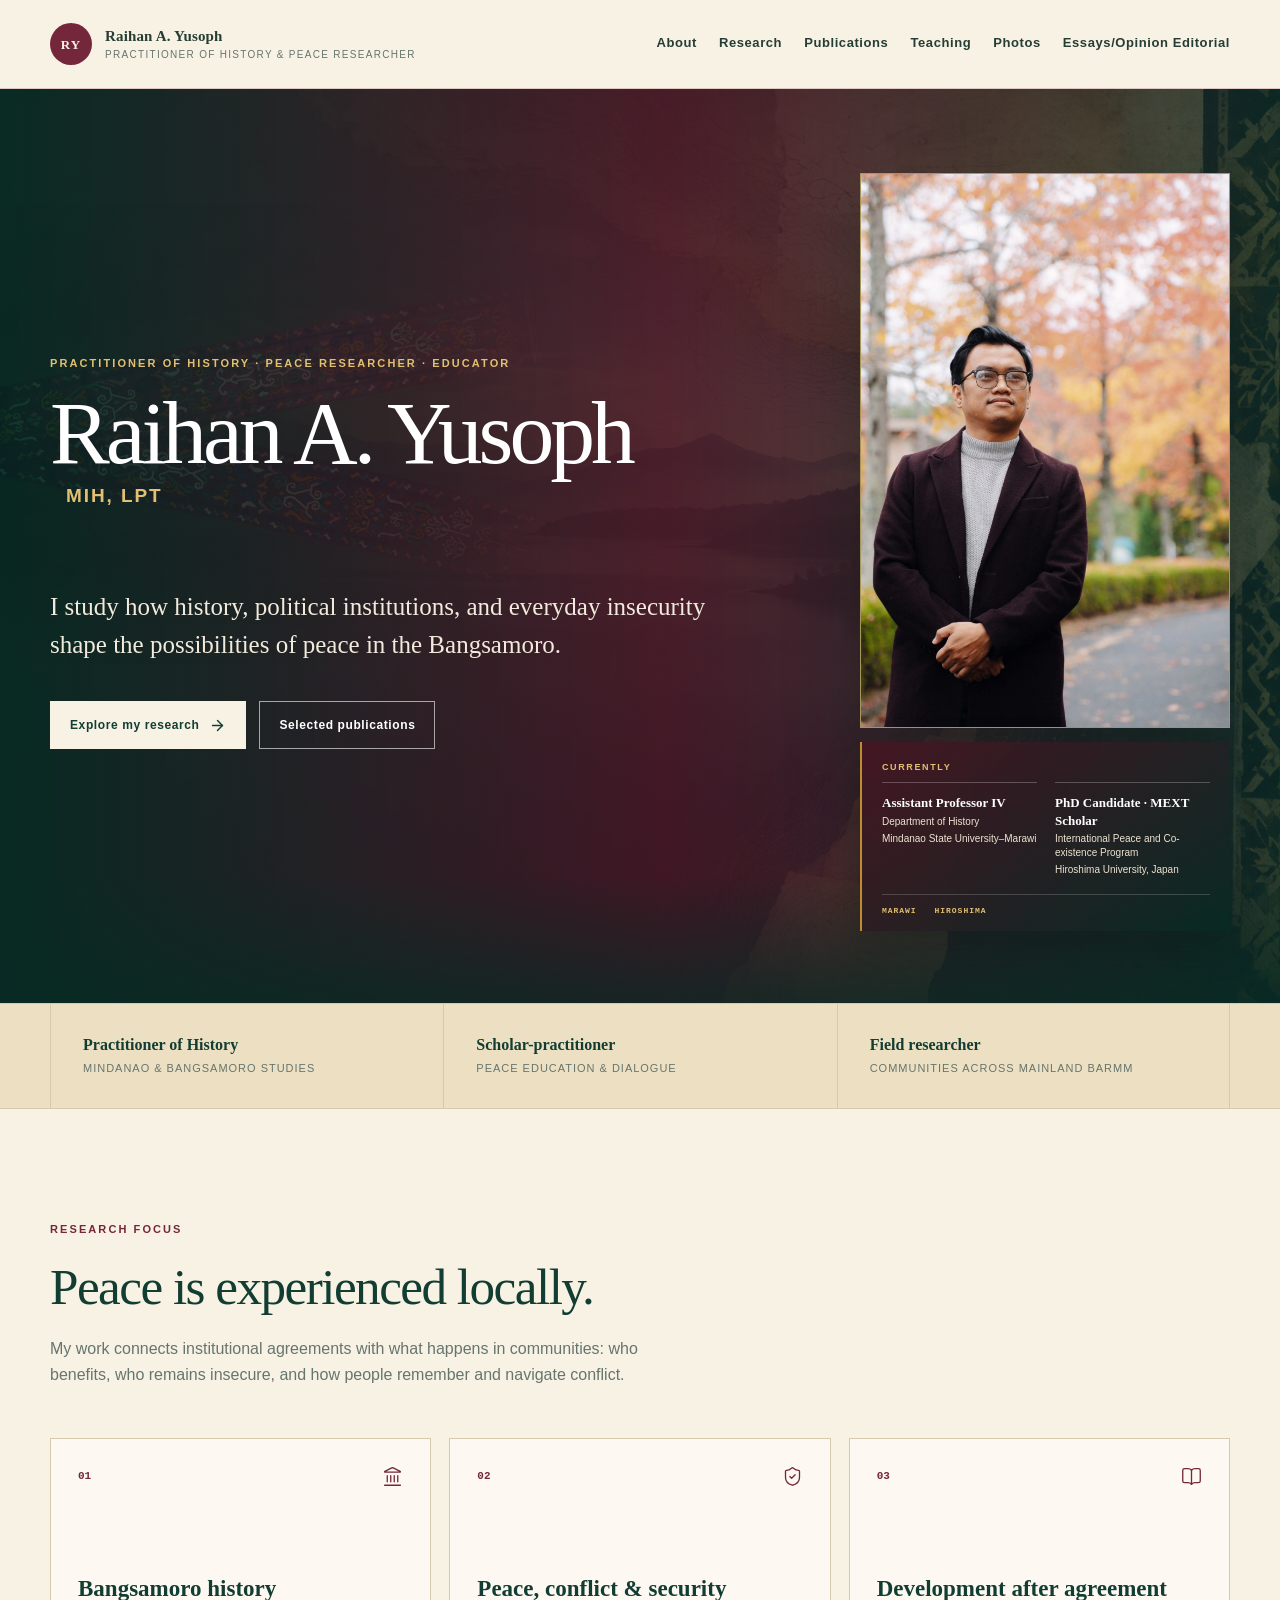
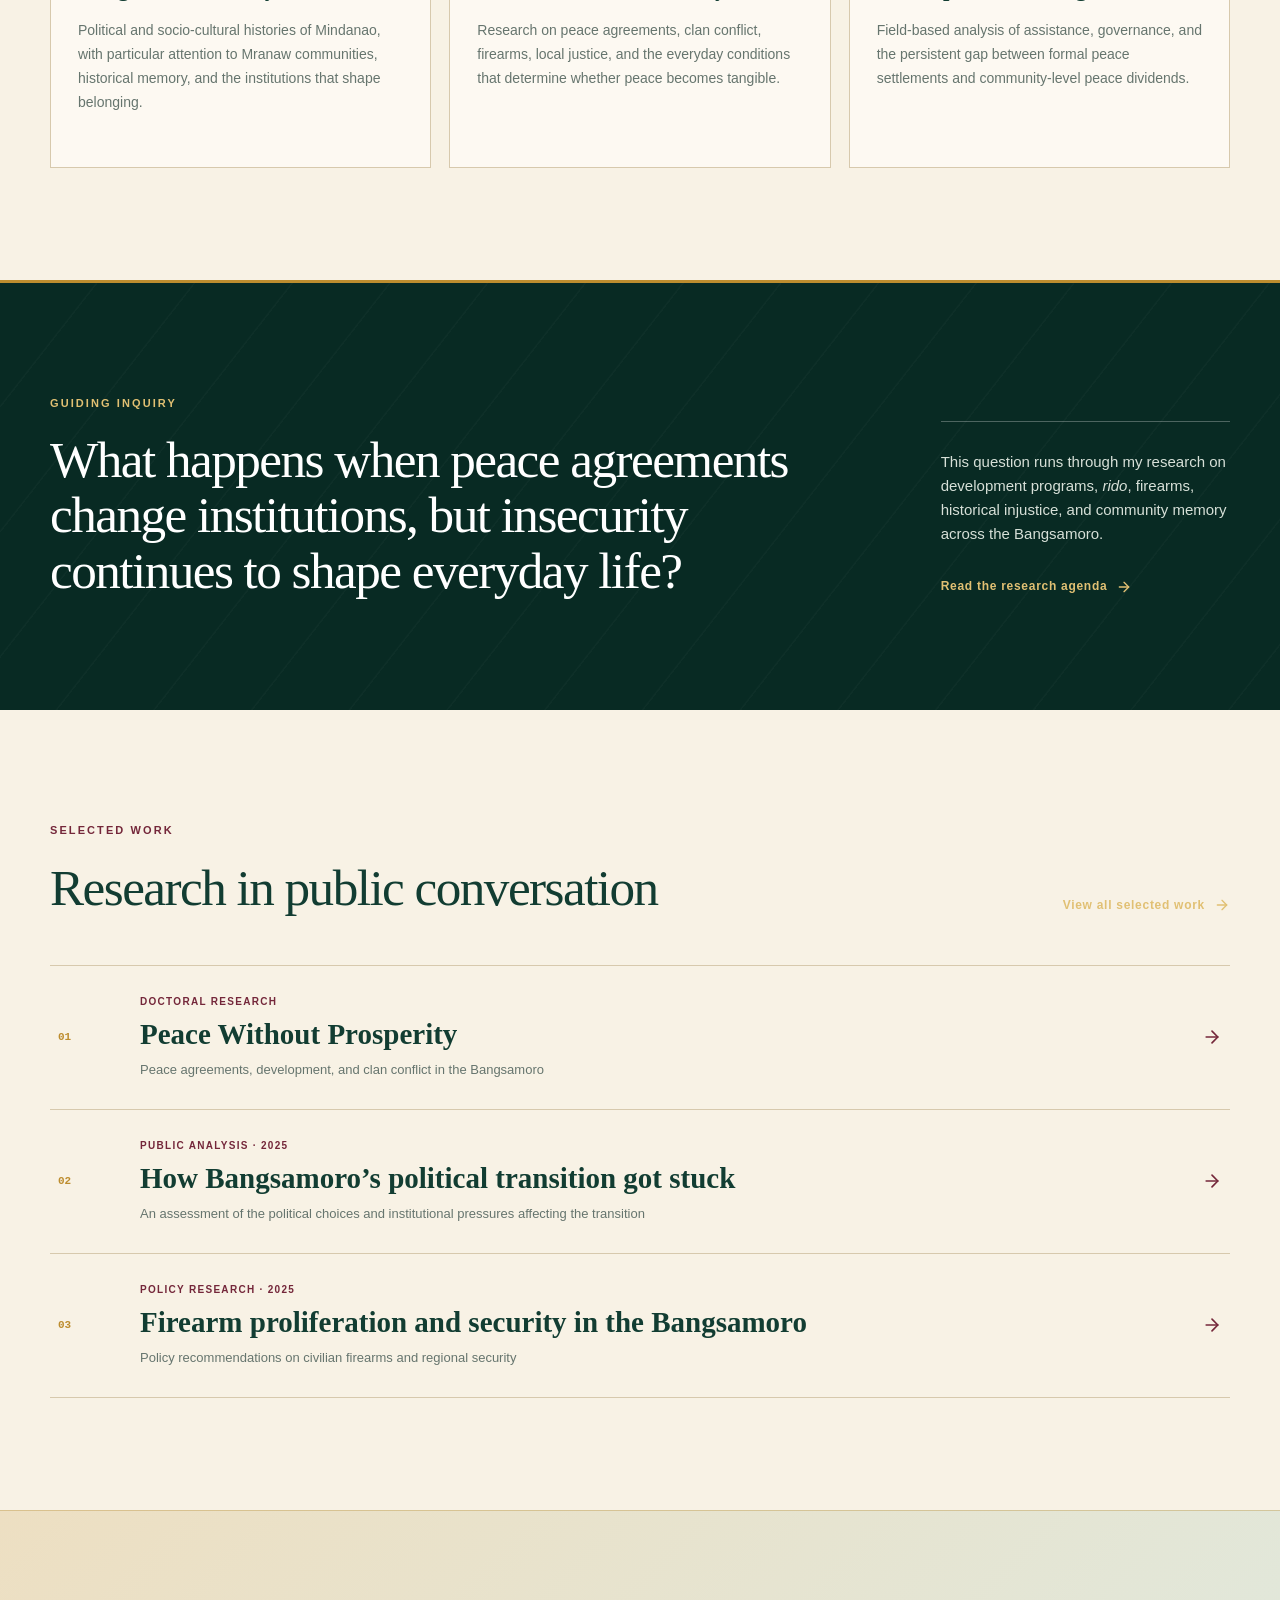
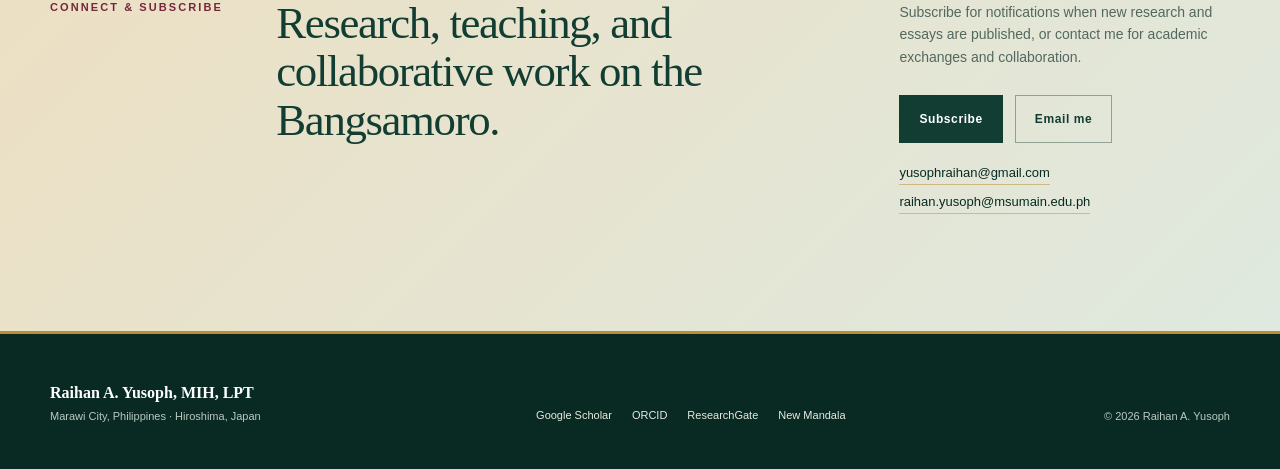
<file: index.html>
<!DOCTYPE html><html lang="en"><head><meta charSet="utf-8"/><meta name="viewport" content="width=device-width, initial-scale=1"/><link rel="preload" href="/raihan-yusoph-portrait.jpg" as="image"/><link rel="stylesheet" href="/_next/static/chunks/0f7p.vnqeiduh.css" data-precedence="next"/><link rel="preload" as="script" fetchPriority="low" href="/_next/static/chunks/15xrurgzs99gv.js"/><script src="/_next/static/chunks/0dgq26a5_oy.a.js" async=""></script><script src="/_next/static/chunks/07lhk_q6pmm3r.js" async=""></script><script src="/_next/static/chunks/0au83~zq0~0pf.js" async=""></script><script src="/_next/static/chunks/turbopack-07ur8f85nectq.js" async=""></script><script src="/_next/static/chunks/01xlw8hd842-c.js" async=""></script><script src="/_next/static/chunks/0d3shmwh5_nmn.js" async=""></script><script src="/_next/static/chunks/0s7e_195_1~m9.js" async=""></script><title>Raihan A. Yusoph | Practitioner of History and Peace Researcher</title><meta name="description" content="Academic portfolio of Raihan A. Yusoph, a practitioner of history and a peace researcher working on Mindanao, the Bangsamoro, conflict, memory, and post-agreement development."/><meta name="author" content="Raihan A. Yusoph"/><meta name="keywords" content="Raihan A. Yusoph,Bangsamoro studies,Mindanao history,peace and conflict studies,Mranaw history"/><link rel="shortcut icon" href="/favicon.svg"/><link rel="icon" href="/favicon.svg"/><script src="/_next/static/chunks/03~yq9q893hmn.js" noModule=""></script><link rel="manifest" href="/manifest.json"><script src="https://cdn.onesignal.com/sdks/web/v16/OneSignalSDK.page.js" defer></script><script>window.OneSignalDeferred=window.OneSignalDeferred||[];OneSignalDeferred.push(async function(OneSignal){await OneSignal.init({appId:"836516d0-21d1-40c5-bd5f-00081e5593fd",notifyButton:{enable:true,size:"medium",position:"bottom-right",showCredit:false,text:{"launcher.button.aria-label":"Subscribe to website updates","tip.state.unsubscribed":"Subscribe to website updates","tip.state.subscribed":"You are subscribed to website updates","tip.state.blocked":"Notifications are blocked","message.prenotify":"Receive notifications when this website is updated","message.action.subscribed":"Thank you for subscribing!","message.action.resubscribed":"You are subscribed to website updates","message.action.unsubscribed":"You will no longer receive website updates","dialog.main.title":"Website notifications","dialog.main.button.subscribe":"SUBSCRIBE","dialog.main.button.unsubscribe":"UNSUBSCRIBE","dialog.blocked.title":"Unblock notifications","dialog.blocked.message":"Follow your browser instructions to allow notifications."},colors:{"circle.background":"#6f1025","circle.foreground":"#f2c66d","badge.background":"#1f4b3a","badge.foreground":"#ffffff","badge.bordercolor":"#f2c66d","pulse.color":"#f2c66d","dialog.button.background":"#6f1025","dialog.button.background.hovering":"#54101f","dialog.button.background.active":"#3f0c18","dialog.button.foreground":"#ffffff"}}});});</script></head><body><div hidden=""><!--$--><!--/$--></div><div class="site-shell"><header class="site-header"><div class="header-inner"><a class="brand" aria-label="Raihan A. Yusoph, home" href="/"><span class="brand-mark">RY</span><span class="brand-name">Raihan A. Yusoph<small>Practitioner of History &amp; peace researcher</small></span></a><nav aria-label="Primary navigation"><a href="/about/">About</a><a href="/research/">Research</a><a href="/publications/">Publications</a><a href="/teaching/">Teaching</a><a href="/gallery/">Photos</a><a href="/essays/">Essays/Opinion Editorial</a></nav></div></header><main><section class="hero-section"><span class="langkit-accent" aria-hidden="true"></span><div class="content-grid hero-grid"><div class="hero-copy"><p class="eyebrow eyebrow-light">Practitioner of History · Peace researcher · Educator</p><h1>Raihan A. Yusoph<span>MIH, LPT</span></h1><p class="hero-intro">I study how history, political institutions, and everyday insecurity shape the possibilities of peace in the Bangsamoro.</p><div class="hero-actions"><a class="button button-light" href="/research/">Explore my research <svg xmlns="http://www.w3.org/2000/svg" width="17" height="17" viewBox="0 0 24 24" fill="none" stroke="currentColor" stroke-width="2" stroke-linecap="round" stroke-linejoin="round" class="lucide lucide-arrow-right" aria-hidden="true"><path d="M5 12h14"></path><path d="m12 5 7 7-7 7"></path></svg></a><a class="button button-outline-light" href="/publications/">Selected publications</a></div></div><div class="hero-visual"><figure class="hero-portrait"><img alt="Portrait of Raihan A. Yusoph outdoors in autumn" height="2048" src="/raihan-yusoph-portrait.jpg" width="1365"/></figure><aside class="hero-aside" aria-label="Current appointments"><p class="aside-label">Currently</p><div class="appointment"><strong>Assistant Professor IV</strong><span>Department of History</span><span>Mindanao State University–Marawi</span></div><div class="appointment"><strong>PhD Candidate · MEXT Scholar</strong><span>International Peace and Co-existence Program</span><span>Hiroshima University, Japan</span></div><div class="coordinates" aria-hidden="true"><span>MARAWI</span><span>HIROSHIMA</span></div></aside></div></div></section><section class="credential-band" aria-label="Professional profile"><div class="content-grid credential-grid"><p><strong>Practitioner of History</strong><span>Mindanao &amp; Bangsamoro studies</span></p><p><strong>Scholar-practitioner</strong><span>Peace education &amp; dialogue</span></p><p><strong>Field researcher</strong><span>Communities across mainland BARMM</span></p></div></section><section class="section content-grid" id="focus"><div class="section-heading"><p class="eyebrow">Research focus</p><h2>Peace is experienced locally.</h2><p>My work connects institutional agreements with what happens in communities: who benefits, who remains insecure, and how people remember and navigate conflict.</p></div><div class="focus-grid"><article class="focus-card"><div class="focus-card-top"><span>01</span><svg xmlns="http://www.w3.org/2000/svg" width="21" height="21" viewBox="0 0 24 24" fill="none" stroke="currentColor" stroke-width="1.5" stroke-linecap="round" stroke-linejoin="round" class="lucide lucide-landmark" aria-hidden="true"><path d="M10 18v-7"></path><path d="M11.119 2.205a2 2 0 0 1 1.762 0l7.84 3.846A.5.5 0 0 1 20.5 7h-17a.5.5 0 0 1-.22-.949z"></path><path d="M14 18v-7"></path><path d="M18 18v-7"></path><path d="M3 22h18"></path><path d="M6 18v-7"></path></svg></div><h3>Bangsamoro history</h3><p>Political and socio-cultural histories of Mindanao, with particular attention to Mranaw communities, historical memory, and the institutions that shape belonging.</p></article><article class="focus-card"><div class="focus-card-top"><span>02</span><svg xmlns="http://www.w3.org/2000/svg" width="21" height="21" viewBox="0 0 24 24" fill="none" stroke="currentColor" stroke-width="1.5" stroke-linecap="round" stroke-linejoin="round" class="lucide lucide-shield-check" aria-hidden="true"><path d="M20 13c0 5-3.5 7.5-7.66 8.95a1 1 0 0 1-.67-.01C7.5 20.5 4 18 4 13V6a1 1 0 0 1 1-1c2 0 4.5-1.2 6.24-2.72a1.17 1.17 0 0 1 1.52 0C14.51 3.81 17 5 19 5a1 1 0 0 1 1 1z"></path><path d="m9 12 2 2 4-4"></path></svg></div><h3>Peace, conflict &amp; security</h3><p>Research on peace agreements, clan conflict, firearms, local justice, and the everyday conditions that determine whether peace becomes tangible.</p></article><article class="focus-card"><div class="focus-card-top"><span>03</span><svg xmlns="http://www.w3.org/2000/svg" width="21" height="21" viewBox="0 0 24 24" fill="none" stroke="currentColor" stroke-width="1.5" stroke-linecap="round" stroke-linejoin="round" class="lucide lucide-book-open" aria-hidden="true"><path d="M12 5v16"></path><path d="M20.001 19A2 2 0 0022 17V5a2 2 0 00-1.999-2L16 3.002A5 5 0 0012 5a5 5 0 00-4-2H4a2 2 0 00-2 2v12a2 2 0 001.999 2H8a5 5 0 014 2 5 5 0 014-2z"></path></svg></div><h3>Development after agreement</h3><p>Field-based analysis of assistance, governance, and the persistent gap between formal peace settlements and community-level peace dividends.</p></article></div></section><section class="section section-ink"><div class="content-grid inquiry-grid"><div><p class="eyebrow eyebrow-light">Guiding inquiry</p><h2>What happens when peace agreements change institutions, but insecurity continues to shape everyday life?</h2></div><div class="inquiry-note"><p>This question runs through my research on development programs,<em> rido</em>, firearms, historical injustice, and community memory across the Bangsamoro.</p><a href="/research/">Read the research agenda <svg xmlns="http://www.w3.org/2000/svg" width="16" height="16" viewBox="0 0 24 24" fill="none" stroke="currentColor" stroke-width="2" stroke-linecap="round" stroke-linejoin="round" class="lucide lucide-arrow-right" aria-hidden="true"><path d="M5 12h14"></path><path d="m12 5 7 7-7 7"></path></svg></a></div></div></section><section class="section content-grid"><div class="section-heading split-heading"><div><p class="eyebrow">Selected work</p><h2>Research in public conversation</h2></div><a class="text-link" href="/publications/">View all selected work <svg xmlns="http://www.w3.org/2000/svg" width="16" height="16" viewBox="0 0 24 24" fill="none" stroke="currentColor" stroke-width="2" stroke-linecap="round" stroke-linejoin="round" class="lucide lucide-arrow-right" aria-hidden="true"><path d="M5 12h14"></path><path d="m12 5 7 7-7 7"></path></svg></a></div><div class="work-list"><a class="work-row" href="/research#doctoral-research"><span class="work-index">0<!-- -->1</span><div><p>Doctoral research</p><h3>Peace Without Prosperity</h3><span>Peace agreements, development, and clan conflict in the Bangsamoro</span></div><svg xmlns="http://www.w3.org/2000/svg" width="20" height="20" viewBox="0 0 24 24" fill="none" stroke="currentColor" stroke-width="2" stroke-linecap="round" stroke-linejoin="round" class="lucide lucide-arrow-right" aria-hidden="true"><path d="M5 12h14"></path><path d="m12 5 7 7-7 7"></path></svg></a><a class="work-row" href="https://www.newmandala.org/how-bangsamoros-political-transition-got-stuck/" rel="noreferrer" target="_blank"><span class="work-index">0<!-- -->2</span><div><p>Public analysis · 2025</p><h3>How Bangsamoro’s political transition got stuck</h3><span>An assessment of the political choices and institutional pressures affecting the transition</span></div><svg xmlns="http://www.w3.org/2000/svg" width="20" height="20" viewBox="0 0 24 24" fill="none" stroke="currentColor" stroke-width="2" stroke-linecap="round" stroke-linejoin="round" class="lucide lucide-arrow-right" aria-hidden="true"><path d="M5 12h14"></path><path d="m12 5 7 7-7 7"></path></svg></a><a class="work-row" href="https://prls-parliament.bangsamoro.gov.ph/2025/01/29/policy-recommendations-to-address-firearm-proliferation-among-civilians-and-strengthen-security-in-the-bangsamoro-region-by-raihan-a-yusoph/" rel="noreferrer" target="_blank"><span class="work-index">0<!-- -->3</span><div><p>Policy research · 2025</p><h3>Firearm proliferation and security in the Bangsamoro</h3><span>Policy recommendations on civilian firearms and regional security</span></div><svg xmlns="http://www.w3.org/2000/svg" width="20" height="20" viewBox="0 0 24 24" fill="none" stroke="currentColor" stroke-width="2" stroke-linecap="round" stroke-linejoin="round" class="lucide lucide-arrow-right" aria-hidden="true"><path d="M5 12h14"></path><path d="m12 5 7 7-7 7"></path></svg></a></div></section><section class="section section-contact"><div class="content-grid contact-grid"><p class="eyebrow">Connect &amp; subscribe</p><h2>Research, teaching, and collaborative work on the Bangsamoro.</h2><div><p>Subscribe for notifications when new research and essays are published, or contact me for academic exchanges and collaboration.</p><div class="contact-actions"><button type="button" class="button button-primary website-subscribe-button" id="website-subscribe-button" aria-label="Subscribe to website updates">Subscribe</button><a class="button contact-email-button" href="mailto:yusophraihan@gmail.com">Email me</a></div><div class="contact-emails" aria-label="Email addresses"><a href="mailto:yusophraihan@gmail.com">yusophraihan@gmail.com</a><a href="mailto:raihan.yusoph@msumain.edu.ph">raihan.yusoph@msumain.edu.ph</a></div><p id="subscribe-status" class="subscribe-status" role="status" aria-live="polite"></p></div></div></section></main><footer class="site-footer"><div class="content-grid footer-grid"><div><p class="footer-name">Raihan A. Yusoph, MIH, LPT</p><p>Marawi City, Philippines · Hiroshima, Japan</p></div><div class="footer-links" aria-label="Academic profiles"><a href="https://scholar.google.com/citations?hl=en&amp;user=7pfpm74AAAAJ" rel="noreferrer" target="_blank">Google Scholar</a><a href="https://orcid.org/0000-0001-9791-6979" rel="noreferrer" target="_blank">ORCID</a><a href="https://www.researchgate.net/profile/Raihan-Yusoph" rel="noreferrer" target="_blank">ResearchGate</a><a href="https://www.newmandala.org/author/raihanyusoph/" rel="noreferrer" target="_blank">New Mandala</a></div><p class="footer-note">© <!-- -->2026<!-- --> Raihan A. Yusoph</p></div></footer></div><!--$--><!--/$--><script src="/_next/static/chunks/15xrurgzs99gv.js" id="_R_" async=""></script><script>(self.__next_f=self.__next_f||[]).push([0])</script><script>self.__next_f.push([1,"1:\"$Sreact.fragment\"\n2:I[39756,[\"/_next/static/chunks/01xlw8hd842-c.js\",\"/_next/static/chunks/0d3shmwh5_nmn.js\"],\"default\"]\n3:I[37457,[\"/_next/static/chunks/01xlw8hd842-c.js\",\"/_next/static/chunks/0d3shmwh5_nmn.js\"],\"default\"]\n4:I[22016,[\"/_next/static/chunks/01xlw8hd842-c.js\",\"/_next/static/chunks/0d3shmwh5_nmn.js\",\"/_next/static/chunks/0s7e_195_1~m9.js\"],\"\"]\n5:I[5014,[\"/_next/static/chunks/01xlw8hd842-c.js\",\"/_next/static/chunks/0d3shmwh5_nmn.js\",\"/_next/static/chunks/0s7e_195_1~m9.js\"],\"default\"]\n13:I[68027,[\"/_next/static/chunks/01xlw8hd842-c.js\",\"/_next/static/chunks/0d3shmwh5_nmn.js\"],\"default\",1]\n:HL[\"/_next/static/chunks/0f7p.vnqeiduh.css\",\"style\"]\n:HL[\"/raihan-yusoph-portrait.jpg\",\"image\"]\n"])</script><script>self.__next_f.push([1,"0:{\"P\":null,\"c\":[\"\",\"\"],\"q\":\"\",\"i\":false,\"f\":[[[\"\",{\"children\":[\"__PAGE__\",{}]},\"$undefined\",\"$undefined\",16],[[\"$\",\"$1\",\"c\",{\"children\":[[[\"$\",\"link\",\"0\",{\"rel\":\"stylesheet\",\"href\":\"/_next/static/chunks/0f7p.vnqeiduh.css\",\"precedence\":\"next\",\"crossOrigin\":\"$undefined\",\"nonce\":\"$undefined\"}],[\"$\",\"script\",\"script-0\",{\"src\":\"/_next/static/chunks/01xlw8hd842-c.js\",\"async\":true,\"nonce\":\"$undefined\"}],[\"$\",\"script\",\"script-1\",{\"src\":\"/_next/static/chunks/0d3shmwh5_nmn.js\",\"async\":true,\"nonce\":\"$undefined\"}]],[\"$\",\"html\",null,{\"lang\":\"en\",\"children\":[\"$\",\"body\",null,{\"children\":[\"$\",\"$L2\",null,{\"parallelRouterKey\":\"children\",\"error\":\"$undefined\",\"errorStyles\":\"$undefined\",\"errorScripts\":\"$undefined\",\"template\":[\"$\",\"$L3\",null,{}],\"templateStyles\":\"$undefined\",\"templateScripts\":\"$undefined\",\"notFound\":[[[\"$\",\"title\",null,{\"children\":\"404: This page could not be found.\"}],[\"$\",\"div\",null,{\"style\":{\"fontFamily\":\"system-ui,\\\"Segoe UI\\\",Roboto,Helvetica,Arial,sans-serif,\\\"Apple Color Emoji\\\",\\\"Segoe UI Emoji\\\"\",\"height\":\"100vh\",\"textAlign\":\"center\",\"display\":\"flex\",\"flexDirection\":\"column\",\"alignItems\":\"center\",\"justifyContent\":\"center\"},\"children\":[\"$\",\"div\",null,{\"children\":[[\"$\",\"style\",null,{\"dangerouslySetInnerHTML\":{\"__html\":\"body{color:#000;background:#fff;margin:0}.next-error-h1{border-right:1px solid rgba(0,0,0,.3)}@media (prefers-color-scheme:dark){body{color:#fff;background:#000}.next-error-h1{border-right:1px solid rgba(255,255,255,.3)}}\"}}],[\"$\",\"h1\",null,{\"className\":\"next-error-h1\",\"style\":{\"display\":\"inline-block\",\"margin\":\"0 20px 0 0\",\"padding\":\"0 23px 0 0\",\"fontSize\":24,\"fontWeight\":500,\"verticalAlign\":\"top\",\"lineHeight\":\"49px\"},\"children\":404}],[\"$\",\"div\",null,{\"style\":{\"display\":\"inline-block\"},\"children\":[\"$\",\"h2\",null,{\"style\":{\"fontSize\":14,\"fontWeight\":400,\"lineHeight\":\"49px\",\"margin\":0},\"children\":\"This page could not be found.\"}]}]]}]}]],[]],\"forbidden\":\"$undefined\",\"unauthorized\":\"$undefined\"}]}]}]]}],{\"children\":[[\"$\",\"$1\",\"c\",{\"children\":[[\"$\",\"div\",null,{\"className\":\"site-shell\",\"children\":[[\"$\",\"header\",null,{\"className\":\"site-header\",\"children\":[\"$\",\"div\",null,{\"className\":\"header-inner\",\"children\":[[\"$\",\"$L4\",null,{\"className\":\"brand\",\"href\":\"/\",\"aria-label\":\"Raihan A. Yusoph, home\",\"children\":[[\"$\",\"span\",null,{\"className\":\"brand-mark\",\"children\":\"RY\"}],[\"$\",\"span\",null,{\"className\":\"brand-name\",\"children\":[\"Raihan A. Yusoph\",[\"$\",\"small\",null,{\"children\":\"Practitioner of History \u0026 peace researcher\"}]]}]]}],[\"$\",\"nav\",null,{\"aria-label\":\"Primary navigation\",\"children\":[[\"$\",\"$L4\",\"/about\",{\"href\":\"/about\",\"children\":\"About\"}],[\"$\",\"$L4\",\"/research\",{\"href\":\"/research\",\"children\":\"Research\"}],[\"$\",\"$L4\",\"/publications\",{\"href\":\"/publications\",\"children\":\"Publications\"}],[\"$\",\"$L4\",\"/teaching\",{\"href\":\"/teaching\",\"children\":\"Teaching\"}],[\"$\",\"$L4\",\"/gallery\",{\"href\":\"/gallery\",\"children\":\"Photos\"}],[\"$\",\"$L4\",\"/essays\",{\"href\":\"/essays\",\"children\":\"Essays/Opinion Editorial\"}]]}]]}]}],[\"$\",\"main\",null,{\"children\":[[\"$\",\"section\",null,{\"className\":\"hero-section\",\"children\":[[\"$\",\"span\",null,{\"className\":\"langkit-accent\",\"aria-hidden\":\"true\"}],[\"$\",\"div\",null,{\"className\":\"content-grid hero-grid\",\"children\":[[\"$\",\"div\",null,{\"className\":\"hero-copy\",\"children\":[[\"$\",\"p\",null,{\"className\":\"eyebrow eyebrow-light\",\"children\":\"Practitioner of History · Peace researcher · Educator\"}],[\"$\",\"h1\",null,{\"children\":[\"Raihan A. Yusoph\",[\"$\",\"span\",null,{\"children\":\"MIH, LPT\"}]]}],[\"$\",\"p\",null,{\"className\":\"hero-intro\",\"children\":\"I study how history, political institutions, and everyday insecurity shape the possibilities of peace in the Bangsamoro.\"}],[\"$\",\"div\",null,{\"className\":\"hero-actions\",\"children\":[[\"$\",\"$L4\",null,{\"className\":\"button button-light\",\"href\":\"/research\",\"children\":[\"Explore my research \",[\"$\",\"$L5\",null,{\"ref\":\"$undefined\",\"iconNode\":[[\"path\",{\"d\":\"M5 12h14\",\"key\":\"1ays0h\"}],[\"path\",{\"d\":\"m12 5 7 7-7 7\",\"key\":\"xquz4c\"}]],\"className\":\"lucide-arrow-right\",\"size\":17,\"aria-hidden\":\"true\"}]]}],[\"$\",\"$L4\",null,{\"className\":\"button button-outline-light\",\"href\":\"/publications\",\"children\":\"Selected publications\"}]]}]]}],[\"$\",\"div\",null,{\"className\":\"hero-visual\",\"children\":[[\"$\",\"figure\",null,{\"className\":\"hero-portrait\",\"children\":[\"$\",\"img\",null,{\"alt\":\"Portrait of Raihan A. Yusoph outdoors in autumn\",\"height\":\"2048\",\"src\":\"/raihan-yusoph-portrait.jpg\",\"width\":\"1365\"}]}],[\"$\",\"aside\",null,{\"className\":\"hero-aside\",\"aria-label\":\"Current appointments\",\"children\":[[\"$\",\"p\",null,{\"className\":\"aside-label\",\"children\":\"Currently\"}],[\"$\",\"div\",null,{\"className\":\"appointment\",\"children\":[[\"$\",\"strong\",null,{\"children\":\"Assistant Professor IV\"}],[\"$\",\"span\",null,{\"children\":\"Department of History\"}],[\"$\",\"span\",null,{\"children\":\"Mindanao State University–Marawi\"}]]}],[\"$\",\"div\",null,{\"className\":\"appointment\",\"children\":[\"$L6\",\"$L7\",\"$L8\"]}],\"$L9\"]}]]}]]}]]}],\"$La\",\"$Lb\",\"$Lc\",\"$Ld\",\"$Le\"]}],\"$Lf\"]}],[\"$L10\"],\"$L11\"]}],{},null,false,null]},null,false,null],\"$L12\",false]],\"m\":\"$undefined\",\"G\":[\"$13\",[\"$L14\"]],\"S\":true,\"h\":null,\"s\":\"$undefined\",\"l\":\"$undefined\",\"p\":\"$undefined\",\"d\":\"$undefined\",\"b\":\"FXQgXZlQSlCth1srTEbTM\"}\n"])</script><script>self.__next_f.push([1,"15:I[97367,[\"/_next/static/chunks/01xlw8hd842-c.js\",\"/_next/static/chunks/0d3shmwh5_nmn.js\"],\"OutletBoundary\"]\n16:\"$Sreact.suspense\"\n18:I[97367,[\"/_next/static/chunks/01xlw8hd842-c.js\",\"/_next/static/chunks/0d3shmwh5_nmn.js\"],\"ViewportBoundary\"]\n1a:I[97367,[\"/_next/static/chunks/01xlw8hd842-c.js\",\"/_next/static/chunks/0d3shmwh5_nmn.js\"],\"MetadataBoundary\"]\n6:[\"$\",\"strong\",null,{\"children\":\"PhD Candidate · MEXT Scholar\"}]\n7:[\"$\",\"span\",null,{\"children\":\"International Peace and Co-existence Program\"}]\n8:[\"$\",\"span\",null,{\"children\":\"Hiroshima University, Japan\"}]\n9:[\"$\",\"div\",null,{\"className\":\"coordinates\",\"aria-hidden\":\"true\",\"children\":[[\"$\",\"span\",null,{\"children\":\"MARAWI\"}],[\"$\",\"span\",null,{\"children\":\"HIROSHIMA\"}]]}]\na:[\"$\",\"section\",null,{\"className\":\"credential-band\",\"aria-label\":\"Professional profile\",\"children\":[\"$\",\"div\",null,{\"className\":\"content-grid credential-grid\",\"children\":[[\"$\",\"p\",null,{\"children\":[[\"$\",\"strong\",null,{\"children\":\"Practitioner of History\"}],[\"$\",\"span\",null,{\"children\":\"Mindanao \u0026 Bangsamoro studies\"}]]}],[\"$\",\"p\",null,{\"children\":[[\"$\",\"strong\",null,{\"children\":\"Scholar-practitioner\"}],[\"$\",\"span\",null,{\"children\":\"Peace education \u0026 dialogue\"}]]}],[\"$\",\"p\",null,{\"children\":[[\"$\",\"strong\",null,{\"children\":\"Field researcher\"}],[\"$\",\"span\",null,{\"children\":\"Communities across mainland BARMM\"}]]}]]}]}]\n"])</script><script>self.__next_f.push([1,"b:[\"$\",\"section\",null,{\"className\":\"section content-grid\",\"id\":\"focus\",\"children\":[[\"$\",\"div\",null,{\"className\":\"section-heading\",\"children\":[[\"$\",\"p\",null,{\"className\":\"eyebrow\",\"children\":\"Research focus\"}],[\"$\",\"h2\",null,{\"children\":\"Peace is experienced locally.\"}],[\"$\",\"p\",null,{\"children\":\"My work connects institutional agreements with what happens in communities: who benefits, who remains insecure, and how people remember and navigate conflict.\"}]]}],[\"$\",\"div\",null,{\"className\":\"focus-grid\",\"children\":[[\"$\",\"article\",\"01\",{\"className\":\"focus-card\",\"children\":[[\"$\",\"div\",null,{\"className\":\"focus-card-top\",\"children\":[[\"$\",\"span\",null,{\"children\":\"01\"}],[\"$\",\"$L5\",null,{\"ref\":\"$undefined\",\"iconNode\":[[\"path\",{\"d\":\"M10 18v-7\",\"key\":\"wt116b\"}],[\"path\",{\"d\":\"M11.119 2.205a2 2 0 0 1 1.762 0l7.84 3.846A.5.5 0 0 1 20.5 7h-17a.5.5 0 0 1-.22-.949z\",\"key\":\"yxxwt6\"}],[\"path\",{\"d\":\"M14 18v-7\",\"key\":\"vav6t3\"}],[\"path\",{\"d\":\"M18 18v-7\",\"key\":\"aexdmj\"}],[\"path\",{\"d\":\"M3 22h18\",\"key\":\"8prr45\"}],[\"path\",{\"d\":\"M6 18v-7\",\"key\":\"1ivflk\"}]],\"className\":\"lucide-landmark\",\"size\":21,\"strokeWidth\":1.5,\"aria-hidden\":\"true\"}]]}],[\"$\",\"h3\",null,{\"children\":\"Bangsamoro history\"}],[\"$\",\"p\",null,{\"children\":\"Political and socio-cultural histories of Mindanao, with particular attention to Mranaw communities, historical memory, and the institutions that shape belonging.\"}]]}],[\"$\",\"article\",\"02\",{\"className\":\"focus-card\",\"children\":[[\"$\",\"div\",null,{\"className\":\"focus-card-top\",\"children\":[[\"$\",\"span\",null,{\"children\":\"02\"}],[\"$\",\"$L5\",null,{\"ref\":\"$undefined\",\"iconNode\":[[\"path\",{\"d\":\"M20 13c0 5-3.5 7.5-7.66 8.95a1 1 0 0 1-.67-.01C7.5 20.5 4 18 4 13V6a1 1 0 0 1 1-1c2 0 4.5-1.2 6.24-2.72a1.17 1.17 0 0 1 1.52 0C14.51 3.81 17 5 19 5a1 1 0 0 1 1 1z\",\"key\":\"oel41y\"}],[\"path\",{\"d\":\"m9 12 2 2 4-4\",\"key\":\"dzmm74\"}]],\"className\":\"lucide-shield-check\",\"size\":21,\"strokeWidth\":1.5,\"aria-hidden\":\"true\"}]]}],[\"$\",\"h3\",null,{\"children\":\"Peace, conflict \u0026 security\"}],[\"$\",\"p\",null,{\"children\":\"Research on peace agreements, clan conflict, firearms, local justice, and the everyday conditions that determine whether peace becomes tangible.\"}]]}],[\"$\",\"article\",\"03\",{\"className\":\"focus-card\",\"children\":[[\"$\",\"div\",null,{\"className\":\"focus-card-top\",\"children\":[[\"$\",\"span\",null,{\"children\":\"03\"}],[\"$\",\"$L5\",null,{\"ref\":\"$undefined\",\"iconNode\":[[\"path\",{\"d\":\"M12 5v16\",\"key\":\"1f6ucr\"}],[\"path\",{\"d\":\"M20.001 19A2 2 0 0022 17V5a2 2 0 00-1.999-2L16 3.002A5 5 0 0012 5a5 5 0 00-4-2H4a2 2 0 00-2 2v12a2 2 0 001.999 2H8a5 5 0 014 2 5 5 0 014-2z\",\"key\":\"1fyvmf\"}]],\"className\":\"lucide-book-open\",\"size\":21,\"strokeWidth\":1.5,\"aria-hidden\":\"true\"}]]}],[\"$\",\"h3\",null,{\"children\":\"Development after agreement\"}],[\"$\",\"p\",null,{\"children\":\"Field-based analysis of assistance, governance, and the persistent gap between formal peace settlements and community-level peace dividends.\"}]]}]]}]]}]\n"])</script><script>self.__next_f.push([1,"c:[\"$\",\"section\",null,{\"className\":\"section section-ink\",\"children\":[\"$\",\"div\",null,{\"className\":\"content-grid inquiry-grid\",\"children\":[[\"$\",\"div\",null,{\"children\":[[\"$\",\"p\",null,{\"className\":\"eyebrow eyebrow-light\",\"children\":\"Guiding inquiry\"}],[\"$\",\"h2\",null,{\"children\":\"What happens when peace agreements change institutions, but insecurity continues to shape everyday life?\"}]]}],[\"$\",\"div\",null,{\"className\":\"inquiry-note\",\"children\":[[\"$\",\"p\",null,{\"children\":[\"This question runs through my research on development programs,\",[\"$\",\"em\",null,{\"children\":\" rido\"}],\", firearms, historical injustice, and community memory across the Bangsamoro.\"]}],[\"$\",\"$L4\",null,{\"href\":\"/research\",\"children\":[\"Read the research agenda \",[\"$\",\"$L5\",null,{\"ref\":\"$undefined\",\"iconNode\":\"$0:f:0:1:1:children:0:props:children:0:props:children:1:props:children:0:props:children:1:props:children:0:props:children:3:props:children:0:props:children:1:props:iconNode\",\"className\":\"lucide-arrow-right\",\"size\":16,\"aria-hidden\":\"true\"}]]}]]}]]}]}]\n"])</script><script>self.__next_f.push([1,"d:[\"$\",\"section\",null,{\"className\":\"section content-grid\",\"children\":[[\"$\",\"div\",null,{\"className\":\"section-heading split-heading\",\"children\":[[\"$\",\"div\",null,{\"children\":[[\"$\",\"p\",null,{\"className\":\"eyebrow\",\"children\":\"Selected work\"}],[\"$\",\"h2\",null,{\"children\":\"Research in public conversation\"}]]}],[\"$\",\"$L4\",null,{\"className\":\"text-link\",\"href\":\"/publications\",\"children\":[\"View all selected work \",[\"$\",\"$L5\",null,{\"ref\":\"$undefined\",\"iconNode\":\"$0:f:0:1:1:children:0:props:children:0:props:children:1:props:children:0:props:children:1:props:children:0:props:children:3:props:children:0:props:children:1:props:iconNode\",\"className\":\"lucide-arrow-right\",\"size\":16,\"aria-hidden\":\"true\"}]]}]]}],[\"$\",\"div\",null,{\"className\":\"work-list\",\"children\":[[\"$\",\"a\",\"Peace Without Prosperity\",{\"className\":\"work-row\",\"href\":\"/research#doctoral-research\",\"rel\":\"$undefined\",\"target\":\"$undefined\",\"children\":[[\"$\",\"span\",null,{\"className\":\"work-index\",\"children\":[\"0\",1]}],[\"$\",\"div\",null,{\"children\":[[\"$\",\"p\",null,{\"children\":\"Doctoral research\"}],[\"$\",\"h3\",null,{\"children\":\"Peace Without Prosperity\"}],[\"$\",\"span\",null,{\"children\":\"Peace agreements, development, and clan conflict in the Bangsamoro\"}]]}],[\"$\",\"$L5\",null,{\"ref\":\"$undefined\",\"iconNode\":\"$0:f:0:1:1:children:0:props:children:0:props:children:1:props:children:0:props:children:1:props:children:0:props:children:3:props:children:0:props:children:1:props:iconNode\",\"className\":\"lucide-arrow-right\",\"size\":20,\"aria-hidden\":\"true\"}]]}],[\"$\",\"a\",\"How Bangsamoro’s political transition got stuck\",{\"className\":\"work-row\",\"href\":\"https://www.newmandala.org/how-bangsamoros-political-transition-got-stuck/\",\"rel\":\"noreferrer\",\"target\":\"_blank\",\"children\":[[\"$\",\"span\",null,{\"className\":\"work-index\",\"children\":[\"0\",2]}],[\"$\",\"div\",null,{\"children\":[[\"$\",\"p\",null,{\"children\":\"Public analysis · 2025\"}],[\"$\",\"h3\",null,{\"children\":\"How Bangsamoro’s political transition got stuck\"}],[\"$\",\"span\",null,{\"children\":\"An assessment of the political choices and institutional pressures affecting the transition\"}]]}],[\"$\",\"$L5\",null,{\"ref\":\"$undefined\",\"iconNode\":\"$0:f:0:1:1:children:0:props:children:0:props:children:1:props:children:0:props:children:1:props:children:0:props:children:3:props:children:0:props:children:1:props:iconNode\",\"className\":\"lucide-arrow-right\",\"size\":20,\"aria-hidden\":\"true\"}]]}],[\"$\",\"a\",\"Firearm proliferation and security in the Bangsamoro\",{\"className\":\"work-row\",\"href\":\"https://prls-parliament.bangsamoro.gov.ph/2025/01/29/policy-recommendations-to-address-firearm-proliferation-among-civilians-and-strengthen-security-in-the-bangsamoro-region-by-raihan-a-yusoph/\",\"rel\":\"noreferrer\",\"target\":\"_blank\",\"children\":[[\"$\",\"span\",null,{\"className\":\"work-index\",\"children\":[\"0\",3]}],[\"$\",\"div\",null,{\"children\":[[\"$\",\"p\",null,{\"children\":\"Policy research · 2025\"}],[\"$\",\"h3\",null,{\"children\":\"Firearm proliferation and security in the Bangsamoro\"}],[\"$\",\"span\",null,{\"children\":\"Policy recommendations on civilian firearms and regional security\"}]]}],[\"$\",\"$L5\",null,{\"ref\":\"$undefined\",\"iconNode\":\"$0:f:0:1:1:children:0:props:children:0:props:children:1:props:children:0:props:children:1:props:children:0:props:children:3:props:children:0:props:children:1:props:iconNode\",\"className\":\"lucide-arrow-right\",\"size\":20,\"aria-hidden\":\"true\"}]]}]]}]]}]\n"])</script><script>self.__next_f.push([1,"e:[\"$\",\"section\",null,{\"className\":\"section section-contact\",\"children\":[\"$\",\"div\",null,{\"className\":\"content-grid contact-grid\",\"children\":[[\"$\",\"p\",null,{\"className\":\"eyebrow\",\"children\":\"Connect & subscribe\"}],[\"$\",\"h2\",null,{\"children\":\"Research, teaching, and collaborative work on the Bangsamoro.\"}],[\"$\",\"div\",null,{\"children\":[[\"$\",\"p\",null,{\"children\":\"Subscribe for notifications when new research and essays are published, or contact me for academic exchanges and collaboration.\"}],[\"$\",\"div\",null,{\"className\":\"contact-actions\",\"children\":[[\"$\",\"button\",null,{\"type\":\"button\",\"className\":\"button button-primary website-subscribe-button\",\"id\":\"website-subscribe-button\",\"aria-label\":\"Subscribe to website updates\",\"children\":\"Subscribe\"}],[\"$\",\"a\",null,{\"className\":\"button contact-email-button\",\"href\":\"mailto:yusophraihan@gmail.com\",\"children\":\"Email me\"}]]}],[\"$\",\"div\",null,{\"className\":\"contact-emails\",\"aria-label\":\"Email addresses\",\"children\":[[\"$\",\"a\",null,{\"href\":\"mailto:yusophraihan@gmail.com\",\"children\":\"yusophraihan@gmail.com\"}],[\"$\",\"a\",null,{\"href\":\"mailto:raihan.yusoph@msumain.edu.ph\",\"children\":\"raihan.yusoph@msumain.edu.ph\"}]]}],[\"$\",\"p\",null,{\"id\":\"subscribe-status\",\"className\":\"subscribe-status\",\"role\":\"status\",\"aria-live\":\"polite\",\"children\":null}]]}]]}]}]\nf:[\"$\",\"footer\",null,{\"className\":\"site-footer\",\"children\":[\"$\",\"div\",null,{\"className\":\"content-grid footer-grid\",\"children\":[[\"$\",\"div\",null,{\"children\":[[\"$\",\"p\",null,{\"className\":\"footer-name\",\"children\":\"Raihan A. Yusoph, MIH, LPT\"}],[\"$\",\"p\",null,{\"children\":\"Marawi City, Philippines · Hiroshima, Japan\"}]]}],[\"$\",\"div\",null,{\"className\":\"footer-links\",\"aria-label\":\"Academic profiles\",\"children\":[[\"$\",\"a\",\"Google Scholar\",{\"href\":\"https://scholar.google.com/citations?hl=en\u0026user=7pfpm74AAAAJ\",\"rel\":\"noreferrer\",\"target\":\"_blank\",\"children\":\"Google Scholar\"}],[\"$\",\"a\",\"ORCID\",{\"href\":\"https://orcid.org/0000-0001-9791-6979\",\"rel\":\"noreferrer\",\"target\":\"_blank\",\"children\":\"ORCID\"}],[\"$\",\"a\",\"ResearchGate\",{\"href\":\"https://www.researchgate.net/profile/Raihan-Yusoph\",\"rel\":\"noreferrer\",\"target\":\"_blank\",\"children\":\"ResearchGate\"}],[\"$\",\"a\",\"New Mandala\",{\"href\":\"https://www.newmandala.org/author/raihanyusoph/\",\"rel\":\"noreferrer\",\"target\":\"_blank\",\"children\":\"New Mandala\"}]]}],[\"$\",\"p\",null,{\"className\":\"footer-note\",\"children\":[\"© \",2026,\" Raihan A. Yusoph\"]}]]}]}]\n10:[\"$\",\"script\",\"script-0\",{\"src\":\"/_next/static/chunks/0s7e_195_1~m9.js\",\"async\":true,\"nonce\":\"$undefined\"}]\n11:[\"$\",\"$L15\",null,{\"children\":[\"$\",\"$16\",null,{\"name\":\"Next.MetadataOutlet\",\"children\":\"$@17\"}]}]\n12:[\"$\",\"$1\",\"h\",{\"children\":[null,[\"$\",\"$L18\",null,{\"children\":\"$L19\"}],[\"$\",\"div\",null,{\"hidden\":true,\"children\":[\"$\",\"$L1a\",null,{\"children\":[\"$\",\"$16\",null,{\"name\":\"Next.Metadata\",\"children\":\"$L1b\"}]}]}],null]}]\n14:[\"$\",\"link\",\"0\",{\"rel\":\"stylesheet\",\"href\":\"/_next/static/chunks/0f7p.vnqeiduh.css\",\"precedence\":\"next\",\"crossOrigin\":\"$undefined\",\"nonce\":\"$undefined\"}]\n"])</script><script>self.__next_f.push([1,"19:[[\"$\",\"meta\",\"0\",{\"charSet\":\"utf-8\"}],[\"$\",\"meta\",\"1\",{\"name\":\"viewport\",\"content\":\"width=device-width, initial-scale=1\"}]]\n"])</script><script>self.__next_f.push([1,"1c:I[27201,[\"/_next/static/chunks/01xlw8hd842-c.js\",\"/_next/static/chunks/0d3shmwh5_nmn.js\"],\"IconMark\"]\n17:null\n1b:[[\"$\",\"title\",\"0\",{\"children\":\"Raihan A. Yusoph | Practitioner of History and Peace Researcher\"}],[\"$\",\"meta\",\"1\",{\"name\":\"description\",\"content\":\"Academic portfolio of Raihan A. Yusoph, a practitioner of history and a peace researcher working on Mindanao, the Bangsamoro, conflict, memory, and post-agreement development.\"}],[\"$\",\"meta\",\"2\",{\"name\":\"author\",\"content\":\"Raihan A. Yusoph\"}],[\"$\",\"meta\",\"3\",{\"name\":\"keywords\",\"content\":\"Raihan A. Yusoph,Bangsamoro studies,Mindanao history,peace and conflict studies,Mranaw history\"}],[\"$\",\"link\",\"4\",{\"rel\":\"shortcut icon\",\"href\":\"/favicon.svg\"}],[\"$\",\"link\",\"5\",{\"rel\":\"icon\",\"href\":\"/favicon.svg\"}],[\"$\",\"$L1c\",\"6\",{}]]\n"])</script><script id="website-subscribe-script">(function(){function bindWebsiteSubscribe(){var button=document.getElementById("website-subscribe-button");var status=document.getElementById("subscribe-status");if(!button||button.dataset.bound==="true")return;button.dataset.bound="true";button.addEventListener("click",function(){window.OneSignalDeferred=window.OneSignalDeferred||[];window.OneSignalDeferred.push(async function(OneSignal){try{if(!OneSignal.Notifications.isPushSupported()){if(status)status.textContent="Push notifications are not supported in this browser.";return}if(OneSignal.User.PushSubscription.optedIn){if(status)status.textContent="You are already subscribed to website updates.";return}if(button.dataset.listenerReady!=="true"){button.dataset.listenerReady="true";OneSignal.User.PushSubscription.addEventListener("change",function(event){if(status&&event.current&&event.current.optedIn)status.textContent="Thank you—you are subscribed to website updates."})}if(status)status.textContent="Opening subscription options…";await OneSignal.Slidedown.promptPush({force:true});if(status&&!OneSignal.User.PushSubscription.optedIn)status.textContent="Follow the notification prompt to complete your subscription."}catch(error){if(status)status.textContent="Please use the notification bell to subscribe."}})})}if(document.readyState==="loading"){document.addEventListener("DOMContentLoaded",bindWebsiteSubscribe)}else{bindWebsiteSubscribe()}setTimeout(bindWebsiteSubscribe,1200)})();</script></body></html>
</file>
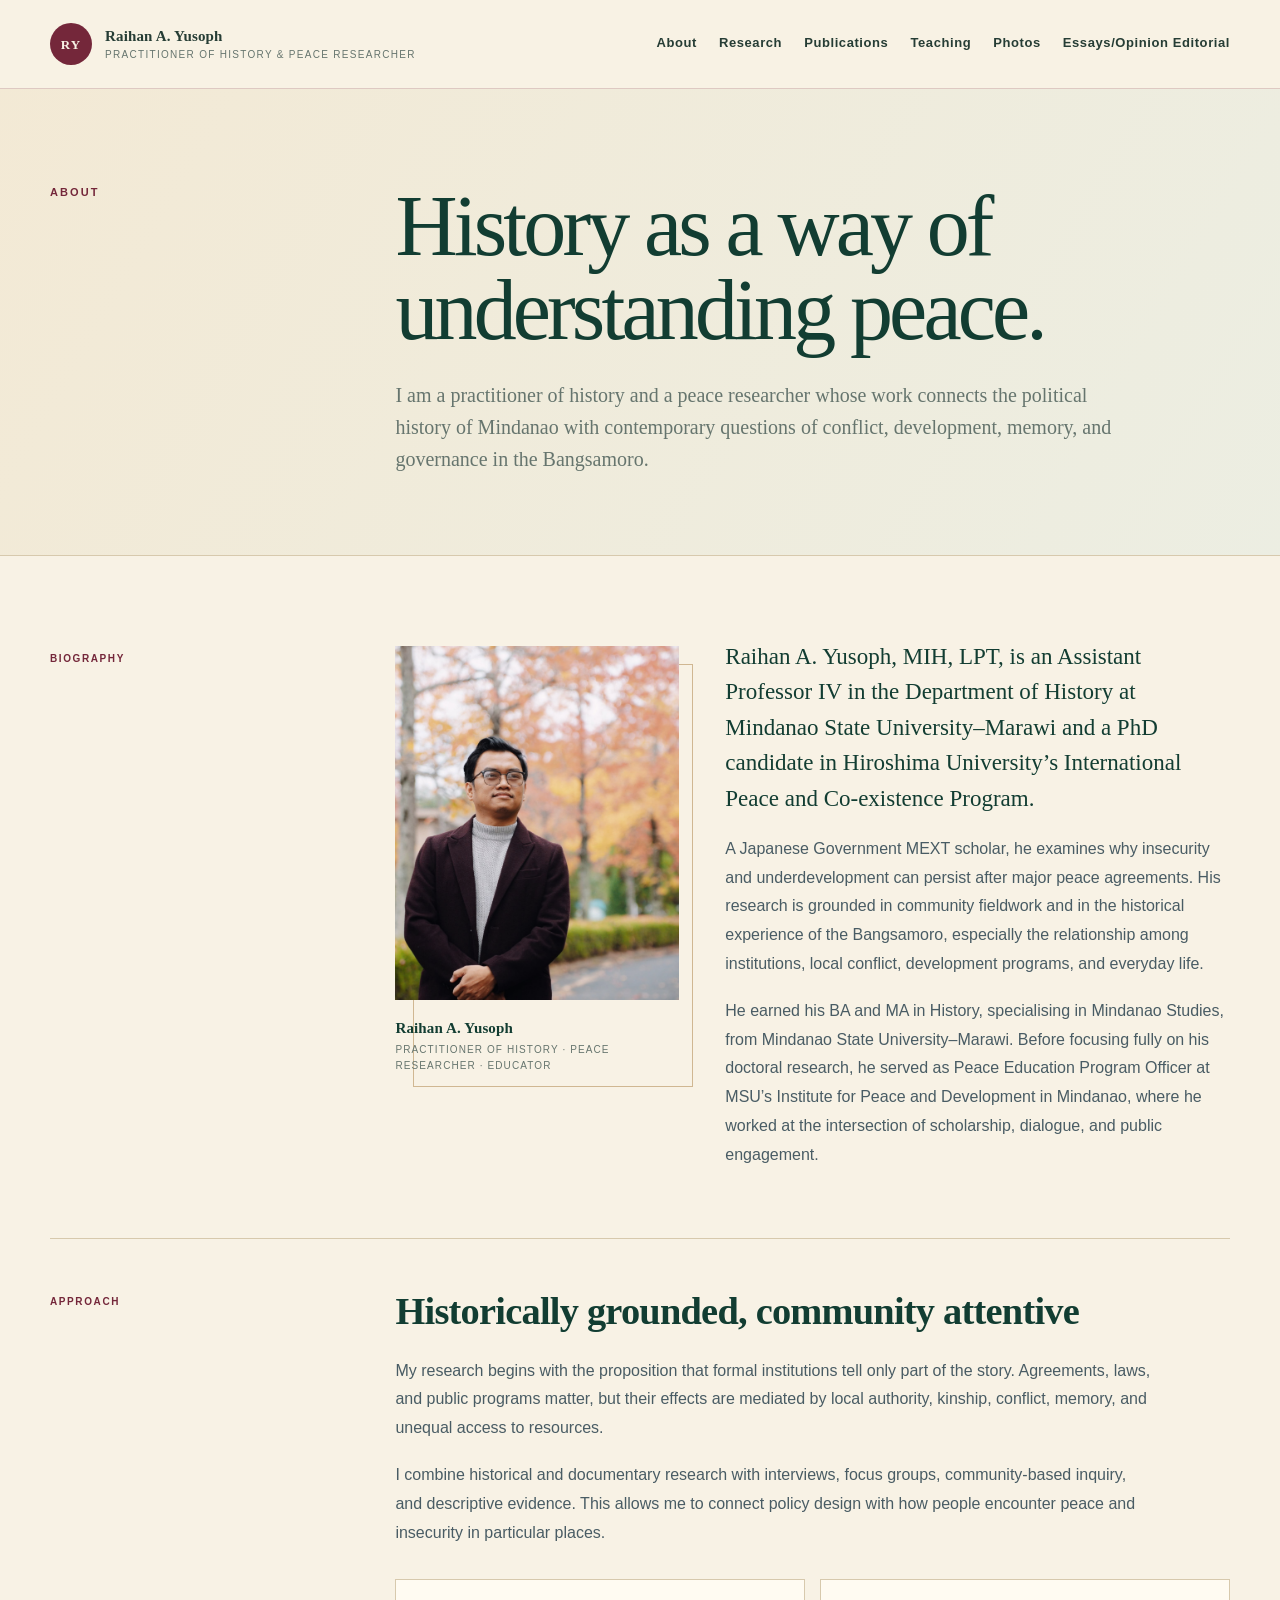
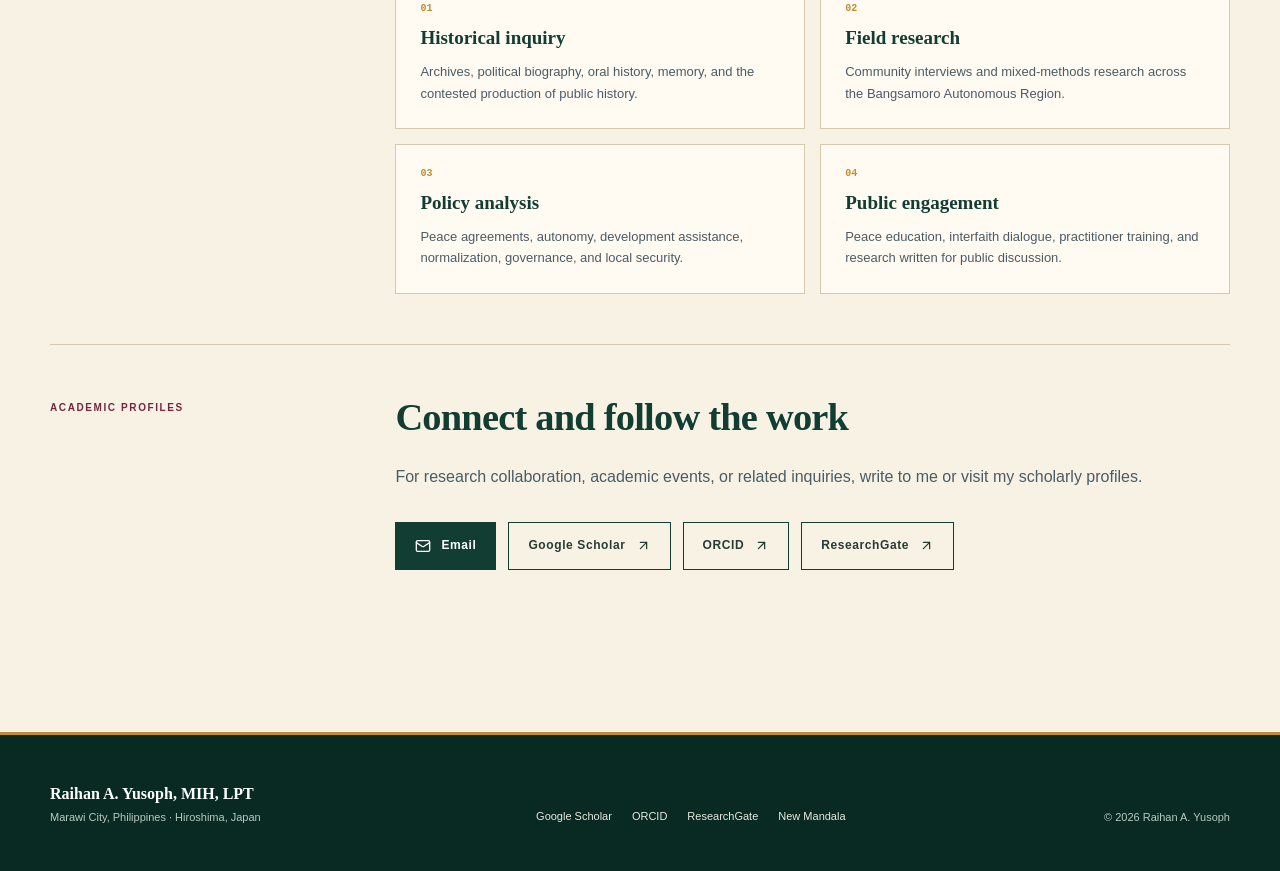
<file: about/index.html>
<!DOCTYPE html><html lang="en"><head><meta charSet="utf-8"/><meta name="viewport" content="width=device-width, initial-scale=1"/><link rel="preload" href="/raihan-yusoph-portrait.jpg" as="image"/><link rel="stylesheet" href="/_next/static/chunks/0f7p.vnqeiduh.css" data-precedence="next"/><link rel="preload" as="script" fetchPriority="low" href="/_next/static/chunks/15xrurgzs99gv.js"/><script src="/_next/static/chunks/0dgq26a5_oy.a.js" async=""></script><script src="/_next/static/chunks/07lhk_q6pmm3r.js" async=""></script><script src="/_next/static/chunks/0au83~zq0~0pf.js" async=""></script><script src="/_next/static/chunks/turbopack-07ur8f85nectq.js" async=""></script><script src="/_next/static/chunks/01xlw8hd842-c.js" async=""></script><script src="/_next/static/chunks/0d3shmwh5_nmn.js" async=""></script><script src="/_next/static/chunks/0s7e_195_1~m9.js" async=""></script><title>About | Raihan A. Yusoph</title><meta name="description" content="Biography and academic profile of practitioner of history and peace researcher Raihan A. Yusoph."/><meta name="author" content="Raihan A. Yusoph"/><meta name="keywords" content="Raihan A. Yusoph,Bangsamoro studies,Mindanao history,peace and conflict studies,Mranaw history"/><link rel="shortcut icon" href="/favicon.svg"/><link rel="icon" href="/favicon.svg"/><script src="/_next/static/chunks/03~yq9q893hmn.js" noModule=""></script><link rel="manifest" href="/manifest.json"><script src="https://cdn.onesignal.com/sdks/web/v16/OneSignalSDK.page.js" defer></script><script>window.OneSignalDeferred=window.OneSignalDeferred||[];OneSignalDeferred.push(async function(OneSignal){await OneSignal.init({appId:"836516d0-21d1-40c5-bd5f-00081e5593fd",notifyButton:{enable:true,size:"medium",position:"bottom-right",showCredit:false,text:{"launcher.button.aria-label":"Subscribe to website updates","tip.state.unsubscribed":"Subscribe to website updates","tip.state.subscribed":"You are subscribed to website updates","tip.state.blocked":"Notifications are blocked","message.prenotify":"Receive notifications when this website is updated","message.action.subscribed":"Thank you for subscribing!","message.action.resubscribed":"You are subscribed to website updates","message.action.unsubscribed":"You will no longer receive website updates","dialog.main.title":"Website notifications","dialog.main.button.subscribe":"SUBSCRIBE","dialog.main.button.unsubscribe":"UNSUBSCRIBE","dialog.blocked.title":"Unblock notifications","dialog.blocked.message":"Follow your browser instructions to allow notifications."},colors:{"circle.background":"#6f1025","circle.foreground":"#f2c66d","badge.background":"#1f4b3a","badge.foreground":"#ffffff","badge.bordercolor":"#f2c66d","pulse.color":"#f2c66d","dialog.button.background":"#6f1025","dialog.button.background.hovering":"#54101f","dialog.button.background.active":"#3f0c18","dialog.button.foreground":"#ffffff"}}});});</script></head><body><div hidden=""><!--$--><!--/$--></div><div class="site-shell"><header class="site-header"><div class="header-inner"><a class="brand" aria-label="Raihan A. Yusoph, home" href="/"><span class="brand-mark">RY</span><span class="brand-name">Raihan A. Yusoph<small>Practitioner of History &amp; peace researcher</small></span></a><nav aria-label="Primary navigation"><a href="/about/">About</a><a href="/research/">Research</a><a href="/publications/">Publications</a><a href="/teaching/">Teaching</a><a href="/gallery/">Photos</a><a href="/essays/">Essays/Opinion Editorial</a></nav></div></header><main><section class="page-hero"><div class="content-grid page-hero-grid"><p class="eyebrow">About</p><div><h1>History as a way of understanding peace.</h1><p class="lede">I am a practitioner of history and a peace researcher whose work connects the political history of Mindanao with contemporary questions of conflict, development, memory, and governance in the Bangsamoro.</p></div></div></section><div class="content-grid page-body"><section class="page-section"><p class="page-label">Biography</p><div class="biography-layout"><figure class="portrait-figure"><img alt="Portrait of Raihan A. Yusoph outdoors in autumn" height="2048" src="/raihan-yusoph-portrait.jpg" width="1365"/><figcaption><span>Raihan A. Yusoph</span>Practitioner of History · Peace researcher · Educator</figcaption></figure><div class="prose biography-copy"><p class="large-copy">Raihan A. Yusoph, MIH, LPT, is an Assistant Professor IV in the Department of History at Mindanao State University–Marawi and a PhD candidate in Hiroshima University’s International Peace and Co-existence Program.</p><p>A Japanese Government MEXT scholar, he examines why insecurity and underdevelopment can persist after major peace agreements. His research is grounded in community fieldwork and in the historical experience of the Bangsamoro, especially the relationship among institutions, local conflict, development programs, and everyday life.</p><p>He earned his BA and MA in History, specialising in Mindanao Studies, from Mindanao State University–Marawi. Before focusing fully on his doctoral research, he served as Peace Education Program Officer at MSU’s Institute for Peace and Development in Mindanao, where he worked at the intersection of scholarship, dialogue, and public engagement.</p></div></div></section><section class="page-section"><p class="page-label">Approach</p><div class="prose"><h2>Historically grounded, community attentive</h2><p>My research begins with the proposition that formal institutions tell only part of the story. Agreements, laws, and public programs matter, but their effects are mediated by local authority, kinship, conflict, memory, and unequal access to resources.</p><p>I combine historical and documentary research with interviews, focus groups, community-based inquiry, and descriptive evidence. This allows me to connect policy design with how people encounter peace and insecurity in particular places.</p><div class="detail-list"><article class="detail-card"><span>01</span><h3>Historical inquiry</h3><p>Archives, political biography, oral history, memory, and the contested production of public history.</p></article><article class="detail-card"><span>02</span><h3>Field research</h3><p>Community interviews and mixed-methods research across the Bangsamoro Autonomous Region.</p></article><article class="detail-card"><span>03</span><h3>Policy analysis</h3><p>Peace agreements, autonomy, development assistance, normalization, governance, and local security.</p></article><article class="detail-card"><span>04</span><h3>Public engagement</h3><p>Peace education, interfaith dialogue, practitioner training, and research written for public discussion.</p></article></div></div></section><section class="page-section"><p class="page-label">Academic profiles</p><div class="prose"><h2>Connect and follow the work</h2><p>For research collaboration, academic events, or related inquiries, write to me or visit my scholarly profiles.</p><div class="profile-links"><a class="button button-primary" href="mailto:yusophraihan@gmail.com"><svg xmlns="http://www.w3.org/2000/svg" width="16" height="16" viewBox="0 0 24 24" fill="none" stroke="currentColor" stroke-width="2" stroke-linecap="round" stroke-linejoin="round" class="lucide lucide-mail" aria-hidden="true"><path d="m22 7-8.991 5.727a2 2 0 0 1-2.009 0L2 7"></path><rect x="2" y="4" width="20" height="16" rx="2"></rect></svg> Email</a><a class="button" href="https://scholar.google.com/citations?hl=en&amp;user=7pfpm74AAAAJ" rel="noreferrer" target="_blank">Google Scholar <svg xmlns="http://www.w3.org/2000/svg" width="15" height="15" viewBox="0 0 24 24" fill="none" stroke="currentColor" stroke-width="2" stroke-linecap="round" stroke-linejoin="round" class="lucide lucide-arrow-up-right" aria-hidden="true"><path d="M7 7h10v10"></path><path d="M7 17 17 7"></path></svg></a><a class="button" href="https://orcid.org/0000-0001-9791-6979" rel="noreferrer" target="_blank">ORCID <svg xmlns="http://www.w3.org/2000/svg" width="15" height="15" viewBox="0 0 24 24" fill="none" stroke="currentColor" stroke-width="2" stroke-linecap="round" stroke-linejoin="round" class="lucide lucide-arrow-up-right" aria-hidden="true"><path d="M7 7h10v10"></path><path d="M7 17 17 7"></path></svg></a><a class="button" href="https://www.researchgate.net/profile/Raihan-Yusoph" rel="noreferrer" target="_blank">ResearchGate <svg xmlns="http://www.w3.org/2000/svg" width="15" height="15" viewBox="0 0 24 24" fill="none" stroke="currentColor" stroke-width="2" stroke-linecap="round" stroke-linejoin="round" class="lucide lucide-arrow-up-right" aria-hidden="true"><path d="M7 7h10v10"></path><path d="M7 17 17 7"></path></svg></a></div></div></section></div></main><footer class="site-footer"><div class="content-grid footer-grid"><div><p class="footer-name">Raihan A. Yusoph, MIH, LPT</p><p>Marawi City, Philippines · Hiroshima, Japan</p></div><div class="footer-links" aria-label="Academic profiles"><a href="https://scholar.google.com/citations?hl=en&amp;user=7pfpm74AAAAJ" rel="noreferrer" target="_blank">Google Scholar</a><a href="https://orcid.org/0000-0001-9791-6979" rel="noreferrer" target="_blank">ORCID</a><a href="https://www.researchgate.net/profile/Raihan-Yusoph" rel="noreferrer" target="_blank">ResearchGate</a><a href="https://www.newmandala.org/author/raihanyusoph/" rel="noreferrer" target="_blank">New Mandala</a></div><p class="footer-note">© <!-- -->2026<!-- --> Raihan A. Yusoph</p></div></footer></div><!--$--><!--/$--><script src="/_next/static/chunks/15xrurgzs99gv.js" id="_R_" async=""></script><script>(self.__next_f=self.__next_f||[]).push([0])</script><script>self.__next_f.push([1,"1:\"$Sreact.fragment\"\n2:I[39756,[\"/_next/static/chunks/01xlw8hd842-c.js\",\"/_next/static/chunks/0d3shmwh5_nmn.js\"],\"default\"]\n3:I[37457,[\"/_next/static/chunks/01xlw8hd842-c.js\",\"/_next/static/chunks/0d3shmwh5_nmn.js\"],\"default\"]\n4:I[22016,[\"/_next/static/chunks/01xlw8hd842-c.js\",\"/_next/static/chunks/0d3shmwh5_nmn.js\",\"/_next/static/chunks/0s7e_195_1~m9.js\"],\"\"]\ne:I[68027,[\"/_next/static/chunks/01xlw8hd842-c.js\",\"/_next/static/chunks/0d3shmwh5_nmn.js\"],\"default\",1]\n:HL[\"/_next/static/chunks/0f7p.vnqeiduh.css\",\"style\"]\n:HL[\"/raihan-yusoph-portrait.jpg\",\"image\"]\n"])</script><script>self.__next_f.push([1,"0:{\"P\":null,\"c\":[\"\",\"about\",\"\"],\"q\":\"\",\"i\":false,\"f\":[[[\"\",{\"children\":[\"about\",{\"children\":[\"__PAGE__\",{}]}]},\"$undefined\",\"$undefined\",16],[[\"$\",\"$1\",\"c\",{\"children\":[[[\"$\",\"link\",\"0\",{\"rel\":\"stylesheet\",\"href\":\"/_next/static/chunks/0f7p.vnqeiduh.css\",\"precedence\":\"next\",\"crossOrigin\":\"$undefined\",\"nonce\":\"$undefined\"}],[\"$\",\"script\",\"script-0\",{\"src\":\"/_next/static/chunks/01xlw8hd842-c.js\",\"async\":true,\"nonce\":\"$undefined\"}],[\"$\",\"script\",\"script-1\",{\"src\":\"/_next/static/chunks/0d3shmwh5_nmn.js\",\"async\":true,\"nonce\":\"$undefined\"}]],[\"$\",\"html\",null,{\"lang\":\"en\",\"children\":[\"$\",\"body\",null,{\"children\":[\"$\",\"$L2\",null,{\"parallelRouterKey\":\"children\",\"error\":\"$undefined\",\"errorStyles\":\"$undefined\",\"errorScripts\":\"$undefined\",\"template\":[\"$\",\"$L3\",null,{}],\"templateStyles\":\"$undefined\",\"templateScripts\":\"$undefined\",\"notFound\":[[[\"$\",\"title\",null,{\"children\":\"404: This page could not be found.\"}],[\"$\",\"div\",null,{\"style\":{\"fontFamily\":\"system-ui,\\\"Segoe UI\\\",Roboto,Helvetica,Arial,sans-serif,\\\"Apple Color Emoji\\\",\\\"Segoe UI Emoji\\\"\",\"height\":\"100vh\",\"textAlign\":\"center\",\"display\":\"flex\",\"flexDirection\":\"column\",\"alignItems\":\"center\",\"justifyContent\":\"center\"},\"children\":[\"$\",\"div\",null,{\"children\":[[\"$\",\"style\",null,{\"dangerouslySetInnerHTML\":{\"__html\":\"body{color:#000;background:#fff;margin:0}.next-error-h1{border-right:1px solid rgba(0,0,0,.3)}@media (prefers-color-scheme:dark){body{color:#fff;background:#000}.next-error-h1{border-right:1px solid rgba(255,255,255,.3)}}\"}}],[\"$\",\"h1\",null,{\"className\":\"next-error-h1\",\"style\":{\"display\":\"inline-block\",\"margin\":\"0 20px 0 0\",\"padding\":\"0 23px 0 0\",\"fontSize\":24,\"fontWeight\":500,\"verticalAlign\":\"top\",\"lineHeight\":\"49px\"},\"children\":404}],[\"$\",\"div\",null,{\"style\":{\"display\":\"inline-block\"},\"children\":[\"$\",\"h2\",null,{\"style\":{\"fontSize\":14,\"fontWeight\":400,\"lineHeight\":\"49px\",\"margin\":0},\"children\":\"This page could not be found.\"}]}]]}]}]],[]],\"forbidden\":\"$undefined\",\"unauthorized\":\"$undefined\"}]}]}]]}],{\"children\":[[\"$\",\"$1\",\"c\",{\"children\":[null,[\"$\",\"$L2\",null,{\"parallelRouterKey\":\"children\",\"error\":\"$undefined\",\"errorStyles\":\"$undefined\",\"errorScripts\":\"$undefined\",\"template\":[\"$\",\"$L3\",null,{}],\"templateStyles\":\"$undefined\",\"templateScripts\":\"$undefined\",\"notFound\":\"$undefined\",\"forbidden\":\"$undefined\",\"unauthorized\":\"$undefined\"}]]}],{\"children\":[[\"$\",\"$1\",\"c\",{\"children\":[[\"$\",\"div\",null,{\"className\":\"site-shell\",\"children\":[[\"$\",\"header\",null,{\"className\":\"site-header\",\"children\":[\"$\",\"div\",null,{\"className\":\"header-inner\",\"children\":[[\"$\",\"$L4\",null,{\"className\":\"brand\",\"href\":\"/\",\"aria-label\":\"Raihan A. Yusoph, home\",\"children\":[[\"$\",\"span\",null,{\"className\":\"brand-mark\",\"children\":\"RY\"}],[\"$\",\"span\",null,{\"className\":\"brand-name\",\"children\":[\"Raihan A. Yusoph\",[\"$\",\"small\",null,{\"children\":\"Practitioner of History \u0026 peace researcher\"}]]}]]}],[\"$\",\"nav\",null,{\"aria-label\":\"Primary navigation\",\"children\":[[\"$\",\"$L4\",\"/about\",{\"href\":\"/about\",\"children\":\"About\"}],[\"$\",\"$L4\",\"/research\",{\"href\":\"/research\",\"children\":\"Research\"}],[\"$\",\"$L4\",\"/publications\",{\"href\":\"/publications\",\"children\":\"Publications\"}],[\"$\",\"$L4\",\"/teaching\",{\"href\":\"/teaching\",\"children\":\"Teaching\"}],[\"$\",\"$L4\",\"/gallery\",{\"href\":\"/gallery\",\"children\":\"Photos\"}],[\"$\",\"$L4\",\"/essays\",{\"href\":\"/essays\",\"children\":\"Essays/Opinion Editorial\"}]]}]]}]}],[\"$\",\"main\",null,{\"children\":[[\"$\",\"section\",null,{\"className\":\"page-hero\",\"children\":[\"$\",\"div\",null,{\"className\":\"content-grid page-hero-grid\",\"children\":[[\"$\",\"p\",null,{\"className\":\"eyebrow\",\"children\":\"About\"}],[\"$\",\"div\",null,{\"children\":[[\"$\",\"h1\",null,{\"children\":\"History as a way of understanding peace.\"}],[\"$\",\"p\",null,{\"className\":\"lede\",\"children\":\"I am a practitioner of history and a peace researcher whose work connects the political history of Mindanao with contemporary questions of conflict, development, memory, and governance in the Bangsamoro.\"}]]}]]}]}],[\"$\",\"div\",null,{\"className\":\"content-grid page-body\",\"children\":[[\"$\",\"section\",null,{\"className\":\"page-section\",\"children\":[[\"$\",\"p\",null,{\"className\":\"page-label\",\"children\":\"Biography\"}],[\"$\",\"div\",null,{\"className\":\"biography-layout\",\"children\":[[\"$\",\"figure\",null,{\"className\":\"portrait-figure\",\"children\":[[\"$\",\"img\",null,{\"alt\":\"Portrait of Raihan A. Yusoph outdoors in autumn\",\"height\":\"2048\",\"src\":\"/raihan-yusoph-portrait.jpg\",\"width\":\"1365\"}],[\"$\",\"figcaption\",null,{\"children\":[[\"$\",\"span\",null,{\"children\":\"Raihan A. Yusoph\"}],\"Practitioner of History · Peace researcher · Educator\"]}]]}],[\"$\",\"div\",null,{\"className\":\"prose biography-copy\",\"children\":[[\"$\",\"p\",null,{\"className\":\"large-copy\",\"children\":\"Raihan A. Yusoph, MIH, LPT, is an Assistant Professor IV in the Department of History at Mindanao State University–Marawi and a PhD candidate in Hiroshima University’s International Peace and Co-existence Program.\"}],\"$L5\",\"$L6\"]}]]}]]}],\"$L7\",\"$L8\"]}]]}],\"$L9\"]}],[\"$La\"],\"$Lb\"]}],{},null,false,null]},null,false,\"$@c\"]},null,false,null],\"$Ld\",false]],\"m\":\"$undefined\",\"G\":[\"$e\",[\"$Lf\"]],\"S\":true,\"h\":null,\"s\":\"$undefined\",\"l\":\"$undefined\",\"p\":\"$undefined\",\"d\":\"$undefined\",\"b\":\"VaMcCjoR2oV2tYl_lMdZY\"}\n"])</script><script>self.__next_f.push([1,"10:I[5014,[\"/_next/static/chunks/01xlw8hd842-c.js\",\"/_next/static/chunks/0d3shmwh5_nmn.js\",\"/_next/static/chunks/0s7e_195_1~m9.js\"],\"default\"]\n11:I[97367,[\"/_next/static/chunks/01xlw8hd842-c.js\",\"/_next/static/chunks/0d3shmwh5_nmn.js\"],\"OutletBoundary\"]\n12:\"$Sreact.suspense\"\n15:I[97367,[\"/_next/static/chunks/01xlw8hd842-c.js\",\"/_next/static/chunks/0d3shmwh5_nmn.js\"],\"ViewportBoundary\"]\n17:I[97367,[\"/_next/static/chunks/01xlw8hd842-c.js\",\"/_next/static/chunks/0d3shmwh5_nmn.js\"],\"MetadataBoundary\"]\n5:[\"$\",\"p\",null,{\"children\":\"A Japanese Government MEXT scholar, he examines why insecurity and underdevelopment can persist after major peace agreements. His research is grounded in community fieldwork and in the historical experience of the Bangsamoro, especially the relationship among institutions, local conflict, development programs, and everyday life.\"}]\n6:[\"$\",\"p\",null,{\"children\":\"He earned his BA and MA in History, specialising in Mindanao Studies, from Mindanao State University–Marawi. Before focusing fully on his doctoral research, he served as Peace Education Program Officer at MSU’s Institute for Peace and Development in Mindanao, where he worked at the intersection of scholarship, dialogue, and public engagement.\"}]\n"])</script><script>self.__next_f.push([1,"7:[\"$\",\"section\",null,{\"className\":\"page-section\",\"children\":[[\"$\",\"p\",null,{\"className\":\"page-label\",\"children\":\"Approach\"}],[\"$\",\"div\",null,{\"className\":\"prose\",\"children\":[[\"$\",\"h2\",null,{\"children\":\"Historically grounded, community attentive\"}],[\"$\",\"p\",null,{\"children\":\"My research begins with the proposition that formal institutions tell only part of the story. Agreements, laws, and public programs matter, but their effects are mediated by local authority, kinship, conflict, memory, and unequal access to resources.\"}],[\"$\",\"p\",null,{\"children\":\"I combine historical and documentary research with interviews, focus groups, community-based inquiry, and descriptive evidence. This allows me to connect policy design with how people encounter peace and insecurity in particular places.\"}],[\"$\",\"div\",null,{\"className\":\"detail-list\",\"children\":[[\"$\",\"article\",null,{\"className\":\"detail-card\",\"children\":[[\"$\",\"span\",null,{\"children\":\"01\"}],[\"$\",\"h3\",null,{\"children\":\"Historical inquiry\"}],[\"$\",\"p\",null,{\"children\":\"Archives, political biography, oral history, memory, and the contested production of public history.\"}]]}],[\"$\",\"article\",null,{\"className\":\"detail-card\",\"children\":[[\"$\",\"span\",null,{\"children\":\"02\"}],[\"$\",\"h3\",null,{\"children\":\"Field research\"}],[\"$\",\"p\",null,{\"children\":\"Community interviews and mixed-methods research across the Bangsamoro Autonomous Region.\"}]]}],[\"$\",\"article\",null,{\"className\":\"detail-card\",\"children\":[[\"$\",\"span\",null,{\"children\":\"03\"}],[\"$\",\"h3\",null,{\"children\":\"Policy analysis\"}],[\"$\",\"p\",null,{\"children\":\"Peace agreements, autonomy, development assistance, normalization, governance, and local security.\"}]]}],[\"$\",\"article\",null,{\"className\":\"detail-card\",\"children\":[[\"$\",\"span\",null,{\"children\":\"04\"}],[\"$\",\"h3\",null,{\"children\":\"Public engagement\"}],[\"$\",\"p\",null,{\"children\":\"Peace education, interfaith dialogue, practitioner training, and research written for public discussion.\"}]]}]]}]]}]]}]\n"])</script><script>self.__next_f.push([1,"8:[\"$\",\"section\",null,{\"className\":\"page-section\",\"children\":[[\"$\",\"p\",null,{\"className\":\"page-label\",\"children\":\"Academic profiles\"}],[\"$\",\"div\",null,{\"className\":\"prose\",\"children\":[[\"$\",\"h2\",null,{\"children\":\"Connect and follow the work\"}],[\"$\",\"p\",null,{\"children\":\"For research collaboration, academic events, or related inquiries, write to me or visit my scholarly profiles.\"}],[\"$\",\"div\",null,{\"className\":\"profile-links\",\"children\":[[\"$\",\"a\",null,{\"className\":\"button button-primary\",\"href\":\"mailto:yusophraihan@gmail.com\",\"children\":[[\"$\",\"$L10\",null,{\"ref\":\"$undefined\",\"iconNode\":[[\"path\",{\"d\":\"m22 7-8.991 5.727a2 2 0 0 1-2.009 0L2 7\",\"key\":\"132q7q\"}],[\"rect\",{\"x\":\"2\",\"y\":\"4\",\"width\":\"20\",\"height\":\"16\",\"rx\":\"2\",\"key\":\"izxlao\"}]],\"className\":\"lucide-mail\",\"size\":16}],\" Email\"]}],[\"$\",\"a\",null,{\"className\":\"button\",\"href\":\"https://scholar.google.com/citations?hl=en\u0026user=7pfpm74AAAAJ\",\"rel\":\"noreferrer\",\"target\":\"_blank\",\"children\":[\"Google Scholar \",[\"$\",\"$L10\",null,{\"ref\":\"$undefined\",\"iconNode\":[[\"path\",{\"d\":\"M7 7h10v10\",\"key\":\"1tivn9\"}],[\"path\",{\"d\":\"M7 17 17 7\",\"key\":\"1vkiza\"}]],\"className\":\"lucide-arrow-up-right\",\"size\":15}]]}],[\"$\",\"a\",null,{\"className\":\"button\",\"href\":\"https://orcid.org/0000-0001-9791-6979\",\"rel\":\"noreferrer\",\"target\":\"_blank\",\"children\":[\"ORCID \",[\"$\",\"$L10\",null,{\"ref\":\"$undefined\",\"iconNode\":\"$8:props:children:1:props:children:2:props:children:1:props:children:1:props:iconNode\",\"className\":\"lucide-arrow-up-right\",\"size\":15}]]}],[\"$\",\"a\",null,{\"className\":\"button\",\"href\":\"https://www.researchgate.net/profile/Raihan-Yusoph\",\"rel\":\"noreferrer\",\"target\":\"_blank\",\"children\":[\"ResearchGate \",[\"$\",\"$L10\",null,{\"ref\":\"$undefined\",\"iconNode\":\"$8:props:children:1:props:children:2:props:children:1:props:children:1:props:iconNode\",\"className\":\"lucide-arrow-up-right\",\"size\":15}]]}]]}]]}]]}]\n"])</script><script>self.__next_f.push([1,"9:[\"$\",\"footer\",null,{\"className\":\"site-footer\",\"children\":[\"$\",\"div\",null,{\"className\":\"content-grid footer-grid\",\"children\":[[\"$\",\"div\",null,{\"children\":[[\"$\",\"p\",null,{\"className\":\"footer-name\",\"children\":\"Raihan A. Yusoph, MIH, LPT\"}],[\"$\",\"p\",null,{\"children\":\"Marawi City, Philippines · Hiroshima, Japan\"}]]}],[\"$\",\"div\",null,{\"className\":\"footer-links\",\"aria-label\":\"Academic profiles\",\"children\":[[\"$\",\"a\",\"Google Scholar\",{\"href\":\"https://scholar.google.com/citations?hl=en\u0026user=7pfpm74AAAAJ\",\"rel\":\"noreferrer\",\"target\":\"_blank\",\"children\":\"Google Scholar\"}],[\"$\",\"a\",\"ORCID\",{\"href\":\"https://orcid.org/0000-0001-9791-6979\",\"rel\":\"noreferrer\",\"target\":\"_blank\",\"children\":\"ORCID\"}],[\"$\",\"a\",\"ResearchGate\",{\"href\":\"https://www.researchgate.net/profile/Raihan-Yusoph\",\"rel\":\"noreferrer\",\"target\":\"_blank\",\"children\":\"ResearchGate\"}],[\"$\",\"a\",\"New Mandala\",{\"href\":\"https://www.newmandala.org/author/raihanyusoph/\",\"rel\":\"noreferrer\",\"target\":\"_blank\",\"children\":\"New Mandala\"}]]}],[\"$\",\"p\",null,{\"className\":\"footer-note\",\"children\":[\"© \",2026,\" Raihan A. Yusoph\"]}]]}]}]\na:[\"$\",\"script\",\"script-0\",{\"src\":\"/_next/static/chunks/0s7e_195_1~m9.js\",\"async\":true,\"nonce\":\"$undefined\"}]\nb:[\"$\",\"$L11\",null,{\"children\":[\"$\",\"$12\",null,{\"name\":\"Next.MetadataOutlet\",\"children\":\"$@13\"}]}]\n14:[]\nc:\"$W14\"\nd:[\"$\",\"$1\",\"h\",{\"children\":[null,[\"$\",\"$L15\",null,{\"children\":\"$L16\"}],[\"$\",\"div\",null,{\"hidden\":true,\"children\":[\"$\",\"$L17\",null,{\"children\":[\"$\",\"$12\",null,{\"name\":\"Next.Metadata\",\"children\":\"$L18\"}]}]}],null]}]\nf:[\"$\",\"link\",\"0\",{\"rel\":\"stylesheet\",\"href\":\"/_next/static/chunks/0f7p.vnqeiduh.css\",\"precedence\":\"next\",\"crossOrigin\":\"$undefined\",\"nonce\":\"$undefined\"}]\n"])</script><script>self.__next_f.push([1,"16:[[\"$\",\"meta\",\"0\",{\"charSet\":\"utf-8\"}],[\"$\",\"meta\",\"1\",{\"name\":\"viewport\",\"content\":\"width=device-width, initial-scale=1\"}]]\n"])</script><script>self.__next_f.push([1,"19:I[27201,[\"/_next/static/chunks/01xlw8hd842-c.js\",\"/_next/static/chunks/0d3shmwh5_nmn.js\"],\"IconMark\"]\n13:null\n18:[[\"$\",\"title\",\"0\",{\"children\":\"About | Raihan A. Yusoph\"}],[\"$\",\"meta\",\"1\",{\"name\":\"description\",\"content\":\"Biography and academic profile of practitioner of history and peace researcher Raihan A. Yusoph.\"}],[\"$\",\"meta\",\"2\",{\"name\":\"author\",\"content\":\"Raihan A. Yusoph\"}],[\"$\",\"meta\",\"3\",{\"name\":\"keywords\",\"content\":\"Raihan A. Yusoph,Bangsamoro studies,Mindanao history,peace and conflict studies,Mranaw history\"}],[\"$\",\"link\",\"4\",{\"rel\":\"shortcut icon\",\"href\":\"/favicon.svg\"}],[\"$\",\"link\",\"5\",{\"rel\":\"icon\",\"href\":\"/favicon.svg\"}],[\"$\",\"$L19\",\"6\",{}]]\n"])</script></body></html>
</file>
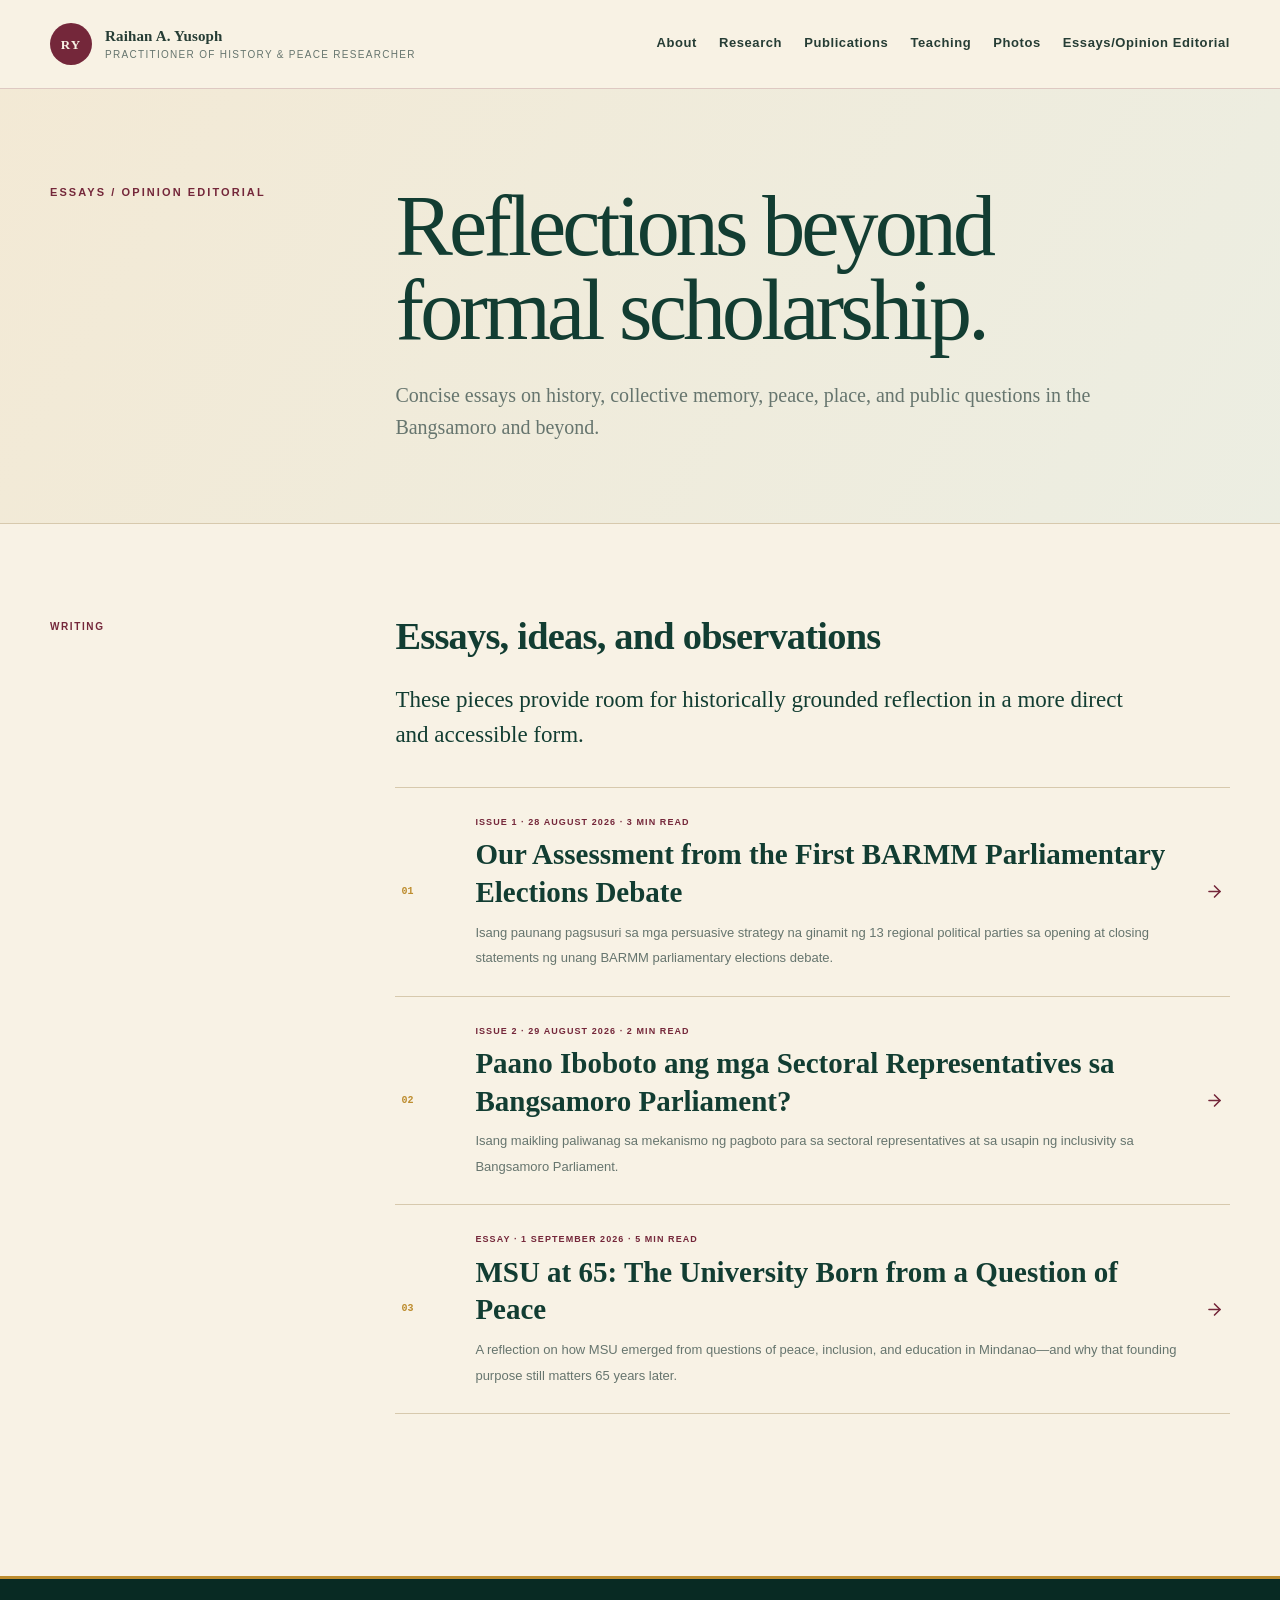
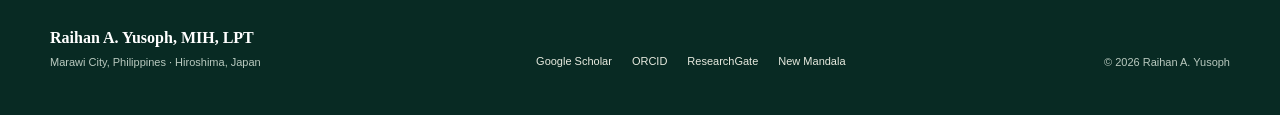
<file: essays/index.html>
<!DOCTYPE html><html lang="en"><head><meta charSet="utf-8"/><meta name="viewport" content="width=device-width, initial-scale=1"/><link rel="stylesheet" href="/_next/static/chunks/0qvt962l_68yz.css" data-precedence="next"/><link rel="preload" as="script" fetchPriority="low" href="/_next/static/chunks/15xrurgzs99gv.js"/><title>Essays / Opinion Editorial | Raihan A. Yusoph</title><meta name="description" content="Essays and opinion editorials by Raihan A. Yusoph on history, memory, peace, and public life."/><meta name="author" content="Raihan A. Yusoph"/><meta name="keywords" content="Raihan A. Yusoph,Bangsamoro studies,Mindanao history,peace and conflict studies,Mranaw history"/><link rel="shortcut icon" href="/favicon.svg"/><link rel="icon" href="/favicon.svg"/><link rel="manifest" href="/manifest.json"><script src="https://cdn.onesignal.com/sdks/web/v16/OneSignalSDK.page.js" defer></script><script>window.OneSignalDeferred=window.OneSignalDeferred||[];OneSignalDeferred.push(async function(OneSignal){await OneSignal.init({appId:"836516d0-21d1-40c5-bd5f-00081e5593fd",notifyButton:{enable:true,size:"medium",position:"bottom-right",showCredit:false,text:{"launcher.button.aria-label":"Subscribe to website updates","tip.state.unsubscribed":"Subscribe to website updates","tip.state.subscribed":"You are subscribed to website updates","tip.state.blocked":"Notifications are blocked","message.prenotify":"Receive notifications when this website is updated","message.action.subscribed":"Thank you for subscribing!","message.action.resubscribed":"You are subscribed to website updates","message.action.unsubscribed":"You will no longer receive website updates","dialog.main.title":"Website notifications","dialog.main.button.subscribe":"SUBSCRIBE","dialog.main.button.unsubscribe":"UNSUBSCRIBE","dialog.blocked.title":"Unblock notifications","dialog.blocked.message":"Follow your browser instructions to allow notifications."},colors:{"circle.background":"#6f1025","circle.foreground":"#f2c66d","badge.background":"#1f4b3a","badge.foreground":"#ffffff","badge.bordercolor":"#f2c66d","pulse.color":"#f2c66d","dialog.button.background":"#6f1025","dialog.button.background.hovering":"#54101f","dialog.button.background.active":"#3f0c18","dialog.button.foreground":"#ffffff"}}});});</script></head><body><div hidden=""><!--$--><!--/$--></div><div class="site-shell"><header class="site-header"><div class="header-inner"><a class="brand" aria-label="Raihan A. Yusoph, home" href="/"><span class="brand-mark">RY</span><span class="brand-name">Raihan A. Yusoph<small>Practitioner of History &amp; peace researcher</small></span></a><nav aria-label="Primary navigation"><a href="/about/">About</a><a href="/research/">Research</a><a href="/publications/">Publications</a><a href="/teaching/">Teaching</a><a href="/gallery/">Photos</a><a href="/essays/">Essays/Opinion Editorial</a></nav></div></header><main><section class="page-hero"><div class="content-grid page-hero-grid"><p class="eyebrow">Essays / Opinion Editorial</p><div><h1>Reflections beyond formal scholarship.</h1><p class="lede">Concise essays on history, collective memory, peace, place, and public questions in the Bangsamoro and beyond.</p></div></div></section><div class="content-grid page-body"><section class="page-section"><p class="page-label">Writing</p><div class="prose"><h2>Essays, ideas, and observations</h2><p class="large-copy">These pieces provide room for historically grounded reflection in a more direct and accessible form.</p><div class="essay-list"><a class="essay-card" href="/essays/assessment-first-barmm-parliamentary-elections-debate/"><span class="essay-index">01</span><div><p>Issue 1<!-- --> · <!-- -->28 August 2026<!-- --> · <!-- -->3 min read</p><h3>Our Assessment from the First BARMM Parliamentary Elections Debate</h3><span>Isang paunang pagsusuri sa mga persuasive strategy na ginamit ng 13 regional political parties sa opening at closing statements ng unang BARMM parliamentary elections debate.</span></div><svg xmlns="http://www.w3.org/2000/svg" width="19" height="19" viewBox="0 0 24 24" fill="none" stroke="currentColor" stroke-width="2" stroke-linecap="round" stroke-linejoin="round" class="lucide lucide-arrow-right" aria-hidden="true"><path d="M5 12h14"></path><path d="m12 5 7 7-7 7"></path></svg></a><a class="essay-card" href="/essays/paano-iboboto-sectoral-representatives-bangsamoro-parliament/"><span class="essay-index">02</span><div><p>Issue 2<!-- --> · <!-- -->29 August 2026<!-- --> · <!-- -->2 min read</p><h3>Paano Iboboto ang mga Sectoral Representatives sa Bangsamoro Parliament?</h3><span>Isang maikling paliwanag sa mekanismo ng pagboto para sa sectoral representatives at sa usapin ng inclusivity sa Bangsamoro Parliament.</span></div><svg xmlns="http://www.w3.org/2000/svg" width="19" height="19" viewBox="0 0 24 24" fill="none" stroke="currentColor" stroke-width="2" stroke-linecap="round" stroke-linejoin="round" class="lucide lucide-arrow-right" aria-hidden="true"><path d="M5 12h14"></path><path d="m12 5 7 7-7 7"></path></svg></a><a class="essay-card" href="/essays/msu-at-65-university-born-from-question-of-peace/"><span class="essay-index">03</span><div><p>Essay · 1 September 2026 · 5 min read</p><h3>MSU at 65: The University Born from a Question of Peace</h3><span>A reflection on how MSU emerged from questions of peace, inclusion, and education in Mindanao—and why that founding purpose still matters 65 years later.</span></div><svg xmlns="http://www.w3.org/2000/svg" width="19" height="19" viewBox="0 0 24 24" fill="none" stroke="currentColor" stroke-width="2" stroke-linecap="round" stroke-linejoin="round" class="lucide lucide-arrow-right" aria-hidden="true"><path d="M5 12h14"></path><path d="m12 5 7 7-7 7"></path></svg></a></div></div></section></div></main><footer class="site-footer"><div class="content-grid footer-grid"><div><p class="footer-name">Raihan A. Yusoph, MIH, LPT</p><p>Marawi City, Philippines · Hiroshima, Japan</p></div><div class="footer-links" aria-label="Academic profiles"><a href="https://scholar.google.com/citations?hl=en&amp;user=7pfpm74AAAAJ" rel="noreferrer" target="_blank">Google Scholar</a><a href="https://orcid.org/0000-0001-9791-6979" rel="noreferrer" target="_blank">ORCID</a><a href="https://www.researchgate.net/profile/Raihan-Yusoph" rel="noreferrer" target="_blank">ResearchGate</a><a href="https://www.newmandala.org/author/raihanyusoph/" rel="noreferrer" target="_blank">New Mandala</a></div><p class="footer-note">© <!-- -->2026<!-- --> Raihan A. Yusoph</p></div></footer></div><!--$--><!--/$--></body></html>
</file>
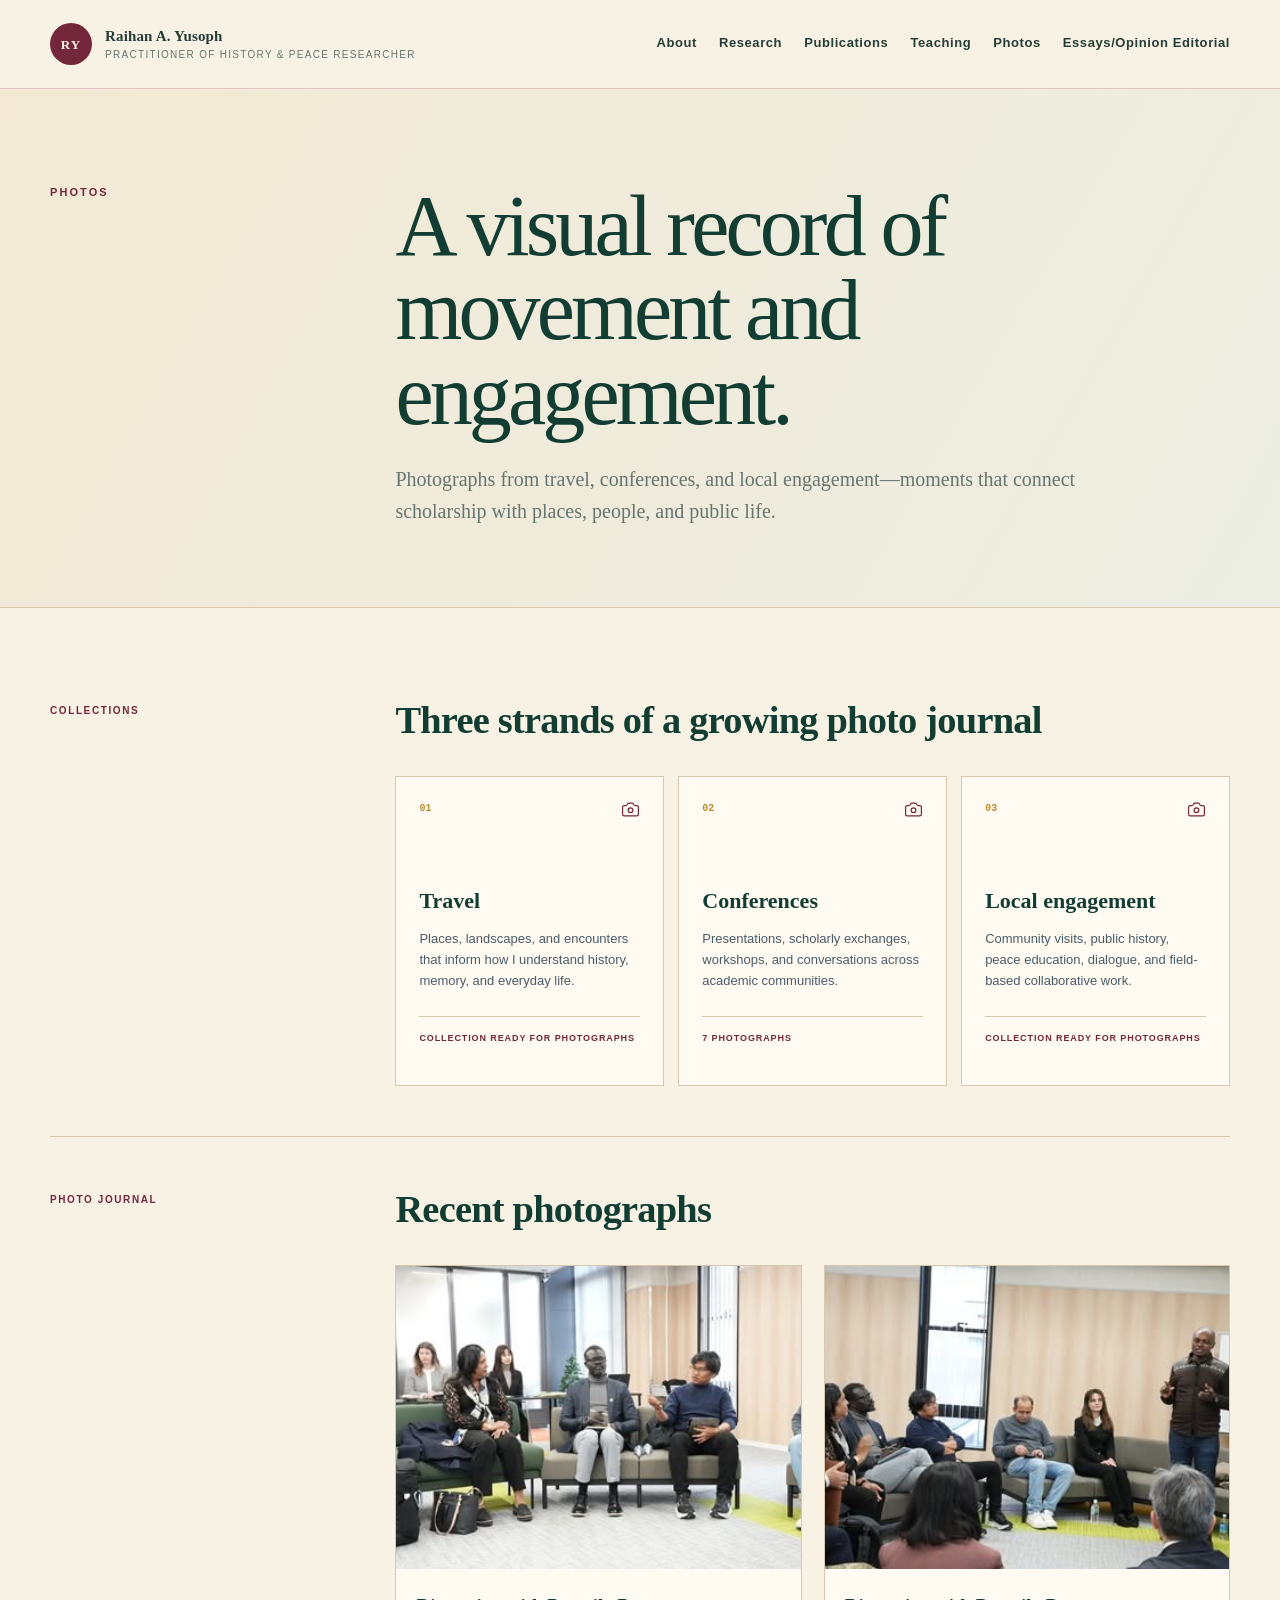
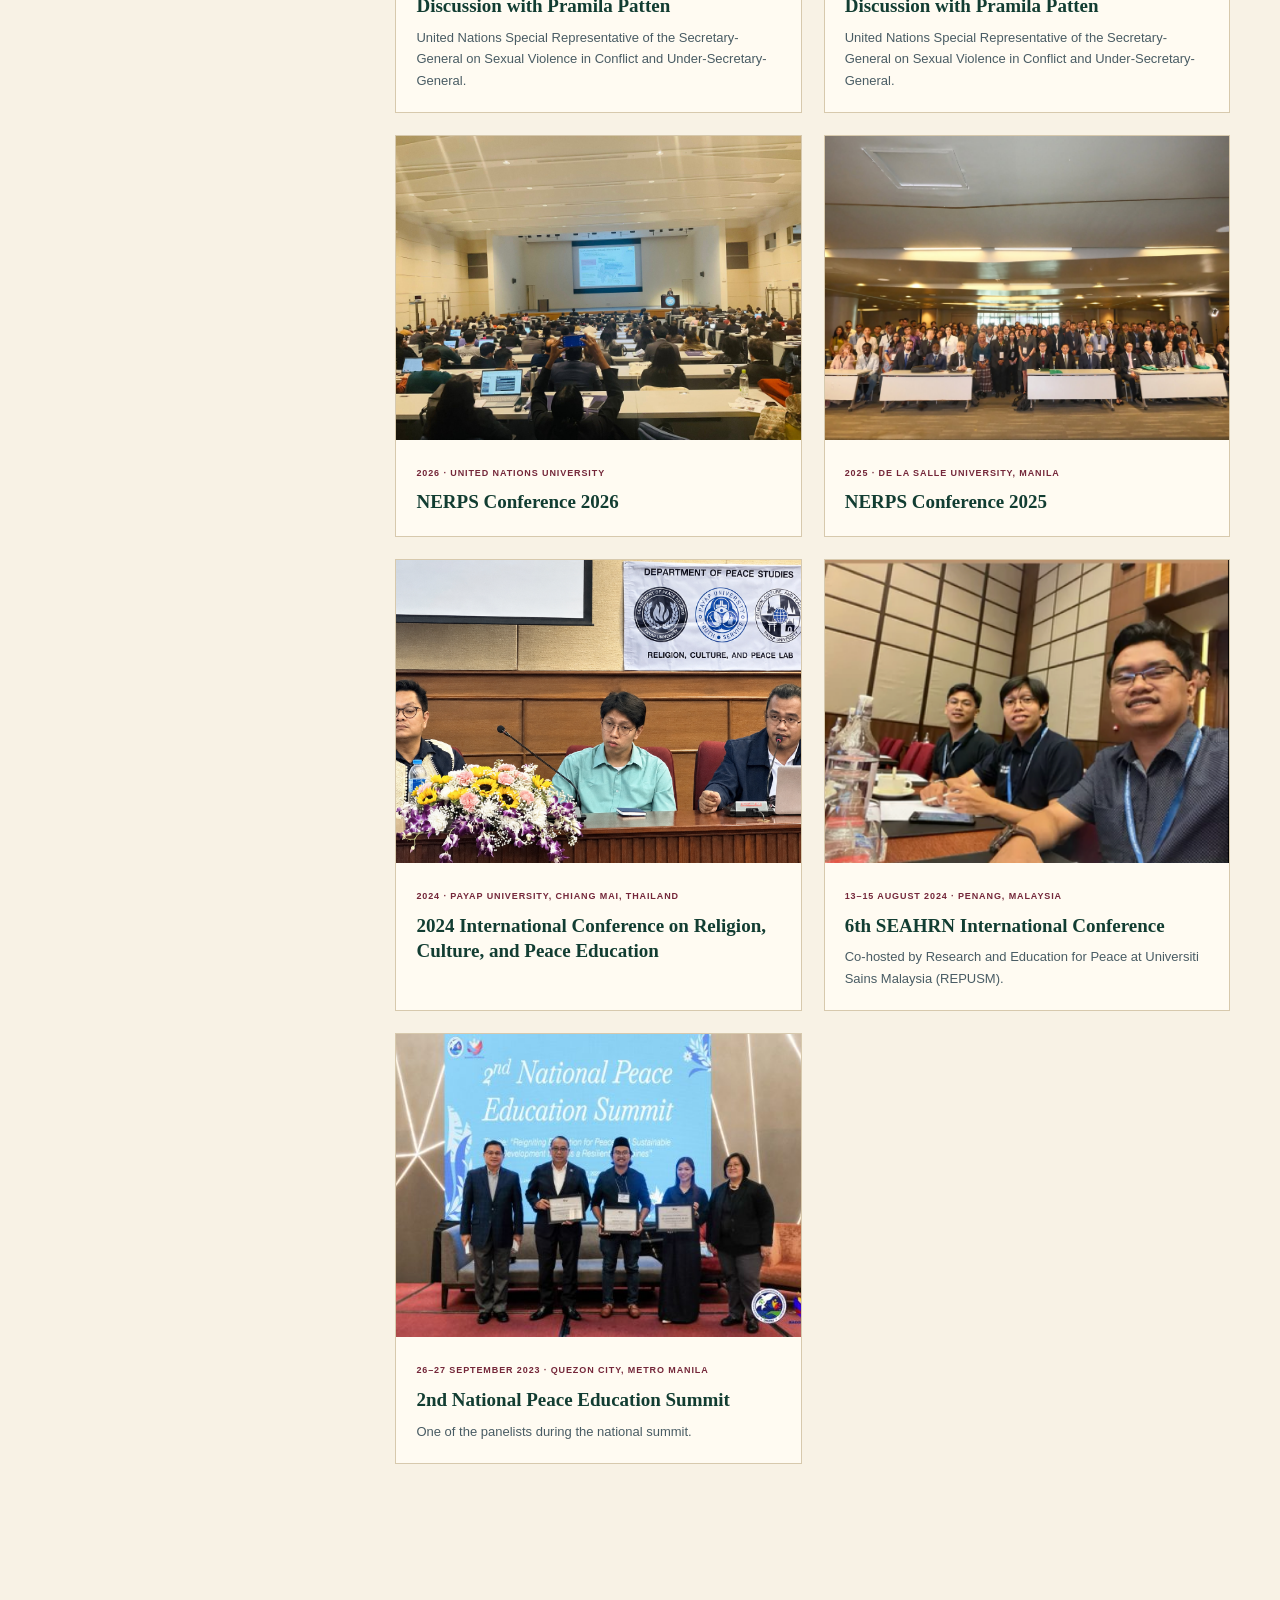
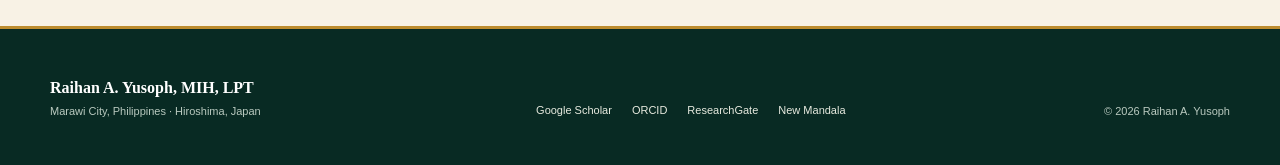
<file: gallery/index.html>
<!DOCTYPE html><html lang="en"><head><meta charSet="utf-8"/><meta name="viewport" content="width=device-width, initial-scale=1"/><link rel="preload" href="/photos/discussion-with-un-representatives-1.jpg" as="image"/><link rel="preload" href="/photos/discussion-with-un-representatives-2.jpg" as="image"/><link rel="preload" href="/photos/nerps-conference-2026-united-nations-university.jpg" as="image"/><link rel="preload" href="/photos/nerps-conference-2025.jpg" as="image"/><link rel="preload" href="/photos/international-conference-religion-culture-peace-education-2024-cropped.png" as="image"/><link rel="preload" href="/photos/seahrn-6th-international-conference-2024.png" as="image"/><link rel="preload" href="/photos/2nd-national-peace-education-summit-2023.jpg" as="image"/><link rel="stylesheet" href="/_next/static/chunks/0qvt962l_68yz.css" data-precedence="next"/><link rel="preload" as="script" fetchPriority="low" href="/_next/static/chunks/15xrurgzs99gv.js"/><script src="/_next/static/chunks/0dgq26a5_oy.a.js" async=""></script><script src="/_next/static/chunks/07lhk_q6pmm3r.js" async=""></script><script src="/_next/static/chunks/0au83~zq0~0pf.js" async=""></script><script src="/_next/static/chunks/turbopack-07ur8f85nectq.js" async=""></script><script src="/_next/static/chunks/01xlw8hd842-c.js" async=""></script><script src="/_next/static/chunks/0d3shmwh5_nmn.js" async=""></script><script src="/_next/static/chunks/0s7e_195_1~m9.js" async=""></script><title>Photos | Raihan A. Yusoph</title><meta name="description" content="Travel, conference, and local engagement photographs from Raihan A. Yusoph."/><meta name="author" content="Raihan A. Yusoph"/><meta name="keywords" content="Raihan A. Yusoph,Bangsamoro studies,Mindanao history,peace and conflict studies,Mranaw history"/><link rel="shortcut icon" href="/favicon.svg"/><link rel="icon" href="/favicon.svg"/><script src="/_next/static/chunks/03~yq9q893hmn.js" noModule=""></script><link rel="manifest" href="/manifest.json"><script src="https://cdn.onesignal.com/sdks/web/v16/OneSignalSDK.page.js" defer></script><script>window.OneSignalDeferred=window.OneSignalDeferred||[];OneSignalDeferred.push(async function(OneSignal){await OneSignal.init({appId:"836516d0-21d1-40c5-bd5f-00081e5593fd",notifyButton:{enable:true,size:"medium",position:"bottom-right",showCredit:false,text:{"launcher.button.aria-label":"Subscribe to website updates","tip.state.unsubscribed":"Subscribe to website updates","tip.state.subscribed":"You are subscribed to website updates","tip.state.blocked":"Notifications are blocked","message.prenotify":"Receive notifications when this website is updated","message.action.subscribed":"Thank you for subscribing!","message.action.resubscribed":"You are subscribed to website updates","message.action.unsubscribed":"You will no longer receive website updates","dialog.main.title":"Website notifications","dialog.main.button.subscribe":"SUBSCRIBE","dialog.main.button.unsubscribe":"UNSUBSCRIBE","dialog.blocked.title":"Unblock notifications","dialog.blocked.message":"Follow your browser instructions to allow notifications."},colors:{"circle.background":"#6f1025","circle.foreground":"#f2c66d","badge.background":"#1f4b3a","badge.foreground":"#ffffff","badge.bordercolor":"#f2c66d","pulse.color":"#f2c66d","dialog.button.background":"#6f1025","dialog.button.background.hovering":"#54101f","dialog.button.background.active":"#3f0c18","dialog.button.foreground":"#ffffff"}}});});</script></head><body><div hidden=""><!--$--><!--/$--></div><div class="site-shell"><header class="site-header"><div class="header-inner"><a class="brand" aria-label="Raihan A. Yusoph, home" href="/"><span class="brand-mark">RY</span><span class="brand-name">Raihan A. Yusoph<small>Practitioner of History &amp; peace researcher</small></span></a><nav aria-label="Primary navigation"><a href="/about/">About</a><a href="/research/">Research</a><a href="/publications/">Publications</a><a href="/teaching/">Teaching</a><a href="/gallery/">Photos</a><a href="/essays/">Essays/Opinion Editorial</a></nav></div></header><main><section class="page-hero"><div class="content-grid page-hero-grid"><p class="eyebrow">Photos</p><div><h1>A visual record of movement and engagement.</h1><p class="lede">Photographs from travel, conferences, and local engagement—moments that connect scholarship with places, people, and public life.</p></div></div></section><div class="content-grid page-body"><section class="page-section"><p class="page-label">Collections</p><div class="prose"><h2>Three strands of a growing photo journal</h2><div class="gallery-collection-grid"><article class="gallery-collection-card"><div class="gallery-collection-top"><span>01</span><svg xmlns="http://www.w3.org/2000/svg" width="19" height="19" viewBox="0 0 24 24" fill="none" stroke="currentColor" stroke-width="1.5" stroke-linecap="round" stroke-linejoin="round" class="lucide lucide-camera" aria-hidden="true"><path d="M13.997 4a2 2 0 0 1 1.76 1.05l.486.9A2 2 0 0 0 18.003 7H20a2 2 0 0 1 2 2v9a2 2 0 0 1-2 2H4a2 2 0 0 1-2-2V9a2 2 0 0 1 2-2h1.997a2 2 0 0 0 1.759-1.048l.489-.904A2 2 0 0 1 10.004 4z"></path><circle cx="12" cy="13" r="3"></circle></svg></div><h3>Travel</h3><p>Places, landscapes, and encounters that inform how I understand history, memory, and everyday life.</p><small>Collection ready for photographs</small></article><article class="gallery-collection-card"><div class="gallery-collection-top"><span>02</span><svg xmlns="http://www.w3.org/2000/svg" width="19" height="19" viewBox="0 0 24 24" fill="none" stroke="currentColor" stroke-width="1.5" stroke-linecap="round" stroke-linejoin="round" class="lucide lucide-camera" aria-hidden="true"><path d="M13.997 4a2 2 0 0 1 1.76 1.05l.486.9A2 2 0 0 0 18.003 7H20a2 2 0 0 1 2 2v9a2 2 0 0 1-2 2H4a2 2 0 0 1-2-2V9a2 2 0 0 1 2-2h1.997a2 2 0 0 0 1.759-1.048l.489-.904A2 2 0 0 1 10.004 4z"></path><circle cx="12" cy="13" r="3"></circle></svg></div><h3>Conferences</h3><p>Presentations, scholarly exchanges, workshops, and conversations across academic communities.</p><small>7 photographs</small></article><article class="gallery-collection-card"><div class="gallery-collection-top"><span>03</span><svg xmlns="http://www.w3.org/2000/svg" width="19" height="19" viewBox="0 0 24 24" fill="none" stroke="currentColor" stroke-width="1.5" stroke-linecap="round" stroke-linejoin="round" class="lucide lucide-camera" aria-hidden="true"><path d="M13.997 4a2 2 0 0 1 1.76 1.05l.486.9A2 2 0 0 0 18.003 7H20a2 2 0 0 1 2 2v9a2 2 0 0 1-2 2H4a2 2 0 0 1-2-2V9a2 2 0 0 1 2-2h1.997a2 2 0 0 0 1.759-1.048l.489-.904A2 2 0 0 1 10.004 4z"></path><circle cx="12" cy="13" r="3"></circle></svg></div><h3>Local engagement</h3><p>Community visits, public history, peace education, dialogue, and field-based collaborative work.</p><small>Collection ready for photographs</small></article></div></div></section><section class="page-section"><p class="page-label">Photo journal</p><div class="prose"><h2>Recent photographs</h2><div class="gallery-photo-grid"><figure class="gallery-photo"><img alt="Participants seated during a discussion with United Nations representatives" src="/photos/discussion-with-un-representatives-1.jpg"/><figcaption><a href="https://www.un.org/sexualviolenceinconflict/about-us/about-the-srsg/" rel="noreferrer" target="_blank"><strong>Discussion with Pramila Patten</strong></a><p>United Nations Special Representative of the Secretary-General on Sexual Violence in Conflict and Under-Secretary-General.</p></figcaption></figure><figure class="gallery-photo"><img alt="Participants listening during a discussion with United Nations representatives" src="/photos/discussion-with-un-representatives-2.jpg"/><figcaption><a href="https://www.un.org/sexualviolenceinconflict/about-us/about-the-srsg/" rel="noreferrer" target="_blank"><strong>Discussion with Pramila Patten</strong></a><p>United Nations Special Representative of the Secretary-General on Sexual Violence in Conflict and Under-Secretary-General.</p></figcaption></figure><figure class="gallery-photo"><img alt="Conference session at United Nations University during the NERPS Conference 2026" src="/photos/nerps-conference-2026-united-nations-university.jpg"/><figcaption><span>2026 · United Nations University</span><strong>NERPS Conference 2026</strong></figcaption></figure><figure class="gallery-photo"><img alt="Group photograph of participants at the NERPS Conference 2025" src="/photos/nerps-conference-2025.jpg"/><figcaption><span>2025 · De La Salle University, Manila</span><strong>NERPS Conference 2025</strong></figcaption></figure><figure class="gallery-photo"><img alt="Panel session at the 2024 International Conference on Religion, Culture, and Peace Education at Payap University" src="/photos/international-conference-religion-culture-peace-education-2024-cropped.png"/><figcaption><span>2024 · Payap University, Chiang Mai, Thailand</span><strong>2024 International Conference on Religion, Culture, and Peace Education</strong></figcaption></figure><figure class="gallery-photo"><img alt="Three attendees at the 6th SEAHRN International Conference in Penang, Malaysia" src="/photos/seahrn-6th-international-conference-2024.png"/><figcaption><span>13–15 August 2024 · Penang, Malaysia</span><strong>6th SEAHRN International Conference</strong><p>Co-hosted by Research and Education for Peace at Universiti Sains Malaysia (REPUSM).</p></figcaption></figure><figure class="gallery-photo"><img alt="Panelists at the 2nd National Peace Education Summit in Quezon City" src="/photos/2nd-national-peace-education-summit-2023.jpg"/><figcaption><span>26–27 September 2023 · Quezon City, Metro Manila</span><strong>2nd National Peace Education Summit</strong><p>One of the panelists during the national summit.</p></figcaption></figure></div></div></section></div></main><footer class="site-footer"><div class="content-grid footer-grid"><div><p class="footer-name">Raihan A. Yusoph, MIH, LPT</p><p>Marawi City, Philippines · Hiroshima, Japan</p></div><div class="footer-links" aria-label="Academic profiles"><a href="https://scholar.google.com/citations?hl=en&amp;user=7pfpm74AAAAJ" rel="noreferrer" target="_blank">Google Scholar</a><a href="https://orcid.org/0000-0001-9791-6979" rel="noreferrer" target="_blank">ORCID</a><a href="https://www.researchgate.net/profile/Raihan-Yusoph" rel="noreferrer" target="_blank">ResearchGate</a><a href="https://www.newmandala.org/author/raihanyusoph/" rel="noreferrer" target="_blank">New Mandala</a></div><p class="footer-note">© <!-- -->2026<!-- --> Raihan A. Yusoph</p></div></footer></div><!--$--><!--/$--><script src="/_next/static/chunks/15xrurgzs99gv.js" id="_R_" async=""></script><script>(self.__next_f=self.__next_f||[]).push([0])</script><script>self.__next_f.push([1,"1:\"$Sreact.fragment\"\n2:I[39756,[\"/_next/static/chunks/01xlw8hd842-c.js\",\"/_next/static/chunks/0d3shmwh5_nmn.js\"],\"default\"]\n3:I[37457,[\"/_next/static/chunks/01xlw8hd842-c.js\",\"/_next/static/chunks/0d3shmwh5_nmn.js\"],\"default\"]\n4:I[22016,[\"/_next/static/chunks/01xlw8hd842-c.js\",\"/_next/static/chunks/0d3shmwh5_nmn.js\",\"/_next/static/chunks/0s7e_195_1~m9.js\"],\"\"]\n5:I[5014,[\"/_next/static/chunks/01xlw8hd842-c.js\",\"/_next/static/chunks/0d3shmwh5_nmn.js\",\"/_next/static/chunks/0s7e_195_1~m9.js\"],\"default\"]\nf:I[68027,[\"/_next/static/chunks/01xlw8hd842-c.js\",\"/_next/static/chunks/0d3shmwh5_nmn.js\"],\"default\",1]\n:HL[\"/_next/static/chunks/0qvt962l_68yz.css\",\"style\"]\n"])</script><script>self.__next_f.push([1,"0:{\"P\":null,\"c\":[\"\",\"gallery\",\"\"],\"q\":\"\",\"i\":false,\"f\":[[[\"\",{\"children\":[\"gallery\",{\"children\":[\"__PAGE__\",{}]}]},\"$undefined\",\"$undefined\",16],[[\"$\",\"$1\",\"c\",{\"children\":[[[\"$\",\"link\",\"0\",{\"rel\":\"stylesheet\",\"href\":\"/_next/static/chunks/0qvt962l_68yz.css\",\"precedence\":\"next\",\"crossOrigin\":\"$undefined\",\"nonce\":\"$undefined\"}],[\"$\",\"script\",\"script-0\",{\"src\":\"/_next/static/chunks/01xlw8hd842-c.js\",\"async\":true,\"nonce\":\"$undefined\"}],[\"$\",\"script\",\"script-1\",{\"src\":\"/_next/static/chunks/0d3shmwh5_nmn.js\",\"async\":true,\"nonce\":\"$undefined\"}]],[\"$\",\"html\",null,{\"lang\":\"en\",\"children\":[\"$\",\"body\",null,{\"children\":[\"$\",\"$L2\",null,{\"parallelRouterKey\":\"children\",\"error\":\"$undefined\",\"errorStyles\":\"$undefined\",\"errorScripts\":\"$undefined\",\"template\":[\"$\",\"$L3\",null,{}],\"templateStyles\":\"$undefined\",\"templateScripts\":\"$undefined\",\"notFound\":[[[\"$\",\"title\",null,{\"children\":\"404: This page could not be found.\"}],[\"$\",\"div\",null,{\"style\":{\"fontFamily\":\"system-ui,\\\"Segoe UI\\\",Roboto,Helvetica,Arial,sans-serif,\\\"Apple Color Emoji\\\",\\\"Segoe UI Emoji\\\"\",\"height\":\"100vh\",\"textAlign\":\"center\",\"display\":\"flex\",\"flexDirection\":\"column\",\"alignItems\":\"center\",\"justifyContent\":\"center\"},\"children\":[\"$\",\"div\",null,{\"children\":[[\"$\",\"style\",null,{\"dangerouslySetInnerHTML\":{\"__html\":\"body{color:#000;background:#fff;margin:0}.next-error-h1{border-right:1px solid rgba(0,0,0,.3)}@media (prefers-color-scheme:dark){body{color:#fff;background:#000}.next-error-h1{border-right:1px solid rgba(255,255,255,.3)}}\"}}],[\"$\",\"h1\",null,{\"className\":\"next-error-h1\",\"style\":{\"display\":\"inline-block\",\"margin\":\"0 20px 0 0\",\"padding\":\"0 23px 0 0\",\"fontSize\":24,\"fontWeight\":500,\"verticalAlign\":\"top\",\"lineHeight\":\"49px\"},\"children\":404}],[\"$\",\"div\",null,{\"style\":{\"display\":\"inline-block\"},\"children\":[\"$\",\"h2\",null,{\"style\":{\"fontSize\":14,\"fontWeight\":400,\"lineHeight\":\"49px\",\"margin\":0},\"children\":\"This page could not be found.\"}]}]]}]}]],[]],\"forbidden\":\"$undefined\",\"unauthorized\":\"$undefined\"}]}]}]]}],{\"children\":[[\"$\",\"$1\",\"c\",{\"children\":[null,[\"$\",\"$L2\",null,{\"parallelRouterKey\":\"children\",\"error\":\"$undefined\",\"errorStyles\":\"$undefined\",\"errorScripts\":\"$undefined\",\"template\":[\"$\",\"$L3\",null,{}],\"templateStyles\":\"$undefined\",\"templateScripts\":\"$undefined\",\"notFound\":\"$undefined\",\"forbidden\":\"$undefined\",\"unauthorized\":\"$undefined\"}]]}],{\"children\":[[\"$\",\"$1\",\"c\",{\"children\":[[\"$\",\"div\",null,{\"className\":\"site-shell\",\"children\":[[\"$\",\"header\",null,{\"className\":\"site-header\",\"children\":[\"$\",\"div\",null,{\"className\":\"header-inner\",\"children\":[[\"$\",\"$L4\",null,{\"className\":\"brand\",\"href\":\"/\",\"aria-label\":\"Raihan A. Yusoph, home\",\"children\":[[\"$\",\"span\",null,{\"className\":\"brand-mark\",\"children\":\"RY\"}],[\"$\",\"span\",null,{\"className\":\"brand-name\",\"children\":[\"Raihan A. Yusoph\",[\"$\",\"small\",null,{\"children\":\"Practitioner of History \u0026 peace researcher\"}]]}]]}],[\"$\",\"nav\",null,{\"aria-label\":\"Primary navigation\",\"children\":[[\"$\",\"$L4\",\"/about\",{\"href\":\"/about\",\"children\":\"About\"}],[\"$\",\"$L4\",\"/research\",{\"href\":\"/research\",\"children\":\"Research\"}],[\"$\",\"$L4\",\"/publications\",{\"href\":\"/publications\",\"children\":\"Publications\"}],[\"$\",\"$L4\",\"/teaching\",{\"href\":\"/teaching\",\"children\":\"Teaching\"}],[\"$\",\"$L4\",\"/gallery\",{\"href\":\"/gallery\",\"children\":\"Photos\"}],[\"$\",\"$L4\",\"/essays\",{\"href\":\"/essays\",\"children\":\"Essays/Opinion Editorial\"}]]}]]}]}],[\"$\",\"main\",null,{\"children\":[[\"$\",\"section\",null,{\"className\":\"page-hero\",\"children\":[\"$\",\"div\",null,{\"className\":\"content-grid page-hero-grid\",\"children\":[[\"$\",\"p\",null,{\"className\":\"eyebrow\",\"children\":\"Photos\"}],[\"$\",\"div\",null,{\"children\":[[\"$\",\"h1\",null,{\"children\":\"A visual record of movement and engagement.\"}],[\"$\",\"p\",null,{\"className\":\"lede\",\"children\":\"Photographs from travel, conferences, and local engagement—moments that connect scholarship with places, people, and public life.\"}]]}]]}]}],[\"$\",\"div\",null,{\"className\":\"content-grid page-body\",\"children\":[[\"$\",\"section\",null,{\"className\":\"page-section\",\"children\":[[\"$\",\"p\",null,{\"className\":\"page-label\",\"children\":\"Collections\"}],[\"$\",\"div\",null,{\"className\":\"prose\",\"children\":[[\"$\",\"h2\",null,{\"children\":\"Three strands of a growing photo journal\"}],[\"$\",\"div\",null,{\"className\":\"gallery-collection-grid\",\"children\":[[\"$\",\"article\",\"travel\",{\"className\":\"gallery-collection-card\",\"children\":[[\"$\",\"div\",null,{\"className\":\"gallery-collection-top\",\"children\":[[\"$\",\"span\",null,{\"children\":\"01\"}],[\"$\",\"$L5\",null,{\"ref\":\"$undefined\",\"iconNode\":[[\"path\",{\"d\":\"M13.997 4a2 2 0 0 1 1.76 1.05l.486.9A2 2 0 0 0 18.003 7H20a2 2 0 0 1 2 2v9a2 2 0 0 1-2 2H4a2 2 0 0 1-2-2V9a2 2 0 0 1 2-2h1.997a2 2 0 0 0 1.759-1.048l.489-.904A2 2 0 0 1 10.004 4z\",\"key\":\"18u6gg\"}],[\"circle\",{\"cx\":\"12\",\"cy\":\"13\",\"r\":\"3\",\"key\":\"1vg3eu\"}]],\"className\":\"lucide-camera\",\"size\":19,\"strokeWidth\":1.5,\"aria-hidden\":\"true\"}]]}],[\"$\",\"h3\",null,{\"children\":\"Travel\"}],[\"$\",\"p\",null,{\"children\":\"Places, landscapes, and encounters that inform how I understand history, memory, and everyday life.\"}],\"$L6\"]}],\"$L7\",\"$L8\"]}]]}]]}],\"$L9\"]}]]}],\"$La\"]}],[\"$Lb\"],\"$Lc\"]}],{},null,false,null]},null,false,\"$@d\"]},null,false,null],\"$Le\",false]],\"m\":\"$undefined\",\"G\":[\"$f\",[\"$L10\"]],\"S\":true,\"h\":null,\"s\":\"$undefined\",\"l\":\"$undefined\",\"p\":\"$undefined\",\"d\":\"$undefined\",\"b\":\"-DZpWUMcPXStHJ5fNMnyU\"}\n"])</script><script>self.__next_f.push([1,"13:I[97367,[\"/_next/static/chunks/01xlw8hd842-c.js\",\"/_next/static/chunks/0d3shmwh5_nmn.js\"],\"OutletBoundary\"]\n14:\"$Sreact.suspense\"\n17:I[97367,[\"/_next/static/chunks/01xlw8hd842-c.js\",\"/_next/static/chunks/0d3shmwh5_nmn.js\"],\"ViewportBoundary\"]\n19:I[97367,[\"/_next/static/chunks/01xlw8hd842-c.js\",\"/_next/static/chunks/0d3shmwh5_nmn.js\"],\"MetadataBoundary\"]\n:HL[\"/photos/discussion-with-un-representatives-1.jpg\",\"image\"]\n:HL[\"/photos/discussion-with-un-representatives-2.jpg\",\"image\"]\n:HL[\"/photos/nerps-conference-2026-united-nations-university.jpg\",\"image\"]\n:HL[\"/photos/nerps-conference-2025.jpg\",\"image\"]\n:HL[\"/photos/international-conference-religion-culture-peace-education-2024-cropped.png\",\"image\"]\n:HL[\"/photos/seahrn-6th-international-conference-2024.png\",\"image\"]\n:HL[\"/photos/2nd-national-peace-education-summit-2023.jpg\",\"image\"]\n6:[\"$\",\"small\",null,{\"children\":\"Collection ready for photographs\"}]\n7:[\"$\",\"article\",\"conferences\",{\"className\":\"gallery-collection-card\",\"children\":[[\"$\",\"div\",null,{\"className\":\"gallery-collection-top\",\"children\":[[\"$\",\"span\",null,{\"children\":\"02\"}],[\"$\",\"$L5\",null,{\"ref\":\"$undefined\",\"iconNode\":\"$0:f:0:1:1:children:1:children:0:props:children:0:props:children:1:props:children:1:props:children:0:props:children:1:props:children:1:props:children:0:props:children:0:props:children:1:props:iconNode\",\"className\":\"lucide-camera\",\"size\":19,\"strokeWidth\":1.5,\"aria-hidden\":\"true\"}]]}],[\"$\",\"h3\",null,{\"children\":\"Conferences\"}],[\"$\",\"p\",null,{\"children\":\"Presentations, scholarly exchanges, workshops, and conversations across academic communities.\"}],[\"$\",\"small\",null,{\"children\":\"7 photographs\"}]]}]\n8:[\"$\",\"article\",\"local-engagement\",{\"className\":\"gallery-collection-card\",\"children\":[[\"$\",\"div\",null,{\"className\":\"gallery-collection-top\",\"children\":[[\"$\",\"span\",null,{\"children\":\"03\"}],[\"$\",\"$L5\",null,{\"ref\":\"$undefined\",\"iconNode\":\"$0:f:0:1:1:children:1:children:0:props:children:0:props:children:1:props:children:1:props:children:0:props:children:1:props:children:1:props:children:0:props:children:0:props:children:1:props:iconNode\",\"className\":\"lucide-camera\",\"size\":19,\"strokeWidth\":1.5,\"aria-hidden\":\"true\"}]]}],[\"$\",\"h3\",null,{\"children\":\"Local engagement\"}],[\"$\",\"p\",null,{\"children\":\"Community visits, public history, peace education, dialogue, and field-based collaborative work.\"}],[\"$\",\"small\",null,{\"children\":\"Collection ready for photographs\"}]]}]\n"])</script><script>self.__next_f.push([1,"9:[\"$\",\"section\",null,{\"className\":\"page-section\",\"children\":[[\"$\",\"p\",null,{\"className\":\"page-label\",\"children\":\"Photo journal\"}],[\"$\",\"div\",null,{\"className\":\"prose\",\"children\":[[\"$\",\"h2\",null,{\"children\":\"Recent photographs\"}],[\"$\",\"div\",null,{\"className\":\"gallery-photo-grid\",\"children\":[[\"$\",\"figure\",\"/photos/discussion-with-un-representatives-1.jpg\",{\"className\":\"gallery-photo\",\"children\":[[\"$\",\"img\",null,{\"alt\":\"Participants seated during a discussion with United Nations representatives\",\"src\":\"/photos/discussion-with-un-representatives-1.jpg\"}],[\"$\",\"figcaption\",null,{\"children\":[\"$undefined\",[\"$\",\"a\",null,{\"href\":\"https://www.un.org/sexualviolenceinconflict/about-us/about-the-srsg/\",\"rel\":\"noreferrer\",\"target\":\"_blank\",\"children\":[\"$\",\"strong\",null,{\"children\":\"Discussion with Pramila Patten\"}]}],[\"$\",\"p\",null,{\"children\":\"United Nations Special Representative of the Secretary-General on Sexual Violence in Conflict and Under-Secretary-General.\"}]]}]]}],[\"$\",\"figure\",\"/photos/discussion-with-un-representatives-2.jpg\",{\"className\":\"gallery-photo\",\"children\":[[\"$\",\"img\",null,{\"alt\":\"Participants listening during a discussion with United Nations representatives\",\"src\":\"/photos/discussion-with-un-representatives-2.jpg\"}],[\"$\",\"figcaption\",null,{\"children\":[\"$undefined\",[\"$\",\"a\",null,{\"href\":\"https://www.un.org/sexualviolenceinconflict/about-us/about-the-srsg/\",\"rel\":\"noreferrer\",\"target\":\"_blank\",\"children\":[\"$\",\"strong\",null,{\"children\":\"Discussion with Pramila Patten\"}]}],[\"$\",\"p\",null,{\"children\":\"United Nations Special Representative of the Secretary-General on Sexual Violence in Conflict and Under-Secretary-General.\"}]]}]]}],[\"$\",\"figure\",\"/photos/nerps-conference-2026-united-nations-university.jpg\",{\"className\":\"gallery-photo\",\"children\":[[\"$\",\"img\",null,{\"alt\":\"Conference session at United Nations University during the NERPS Conference 2026\",\"src\":\"/photos/nerps-conference-2026-united-nations-university.jpg\"}],[\"$\",\"figcaption\",null,{\"children\":[[\"$\",\"span\",null,{\"children\":\"2026 · United Nations University\"}],[\"$\",\"strong\",null,{\"children\":\"NERPS Conference 2026\"}],\"$undefined\"]}]]}],[\"$\",\"figure\",\"/photos/nerps-conference-2025.jpg\",{\"className\":\"gallery-photo\",\"children\":[[\"$\",\"img\",null,{\"alt\":\"Group photograph of participants at the NERPS Conference 2025\",\"src\":\"/photos/nerps-conference-2025.jpg\"}],[\"$\",\"figcaption\",null,{\"children\":[[\"$\",\"span\",null,{\"children\":\"2025 · De La Salle University, Manila\"}],[\"$\",\"strong\",null,{\"children\":\"NERPS Conference 2025\"}],\"$undefined\"]}]]}],[\"$\",\"figure\",\"/photos/international-conference-religion-culture-peace-education-2024-cropped.png\",{\"className\":\"gallery-photo\",\"children\":[[\"$\",\"img\",null,{\"alt\":\"Panel session at the 2024 International Conference on Religion, Culture, and Peace Education at Payap University\",\"src\":\"/photos/international-conference-religion-culture-peace-education-2024-cropped.png\"}],[\"$\",\"figcaption\",null,{\"children\":[[\"$\",\"span\",null,{\"children\":\"2024 · Payap University, Chiang Mai, Thailand\"}],[\"$\",\"strong\",null,{\"children\":\"2024 International Conference on Religion, Culture, and Peace Education\"}],\"$undefined\"]}]]}],[\"$\",\"figure\",\"/photos/seahrn-6th-international-conference-2024.png\",{\"className\":\"gallery-photo\",\"children\":[[\"$\",\"img\",null,{\"alt\":\"Three attendees at the 6th SEAHRN International Conference in Penang, Malaysia\",\"src\":\"/photos/seahrn-6th-international-conference-2024.png\"}],[\"$\",\"figcaption\",null,{\"children\":[[\"$\",\"span\",null,{\"children\":\"13–15 August 2024 · Penang, Malaysia\"}],[\"$\",\"strong\",null,{\"children\":\"6th SEAHRN International Conference\"}],[\"$\",\"p\",null,{\"children\":\"Co-hosted by Research and Education for Peace at Universiti Sains Malaysia (REPUSM).\"}]]}]]}],[\"$\",\"figure\",\"/photos/2nd-national-peace-education-summit-2023.jpg\",{\"className\":\"gallery-photo\",\"children\":[[\"$\",\"img\",null,{\"alt\":\"Panelists at the 2nd National Peace Education Summit in Quezon City\",\"src\":\"/photos/2nd-national-peace-education-summit-2023.jpg\"}],[\"$\",\"figcaption\",null,{\"children\":[[\"$\",\"span\",null,{\"children\":\"26–27 September 2023 · Quezon City, Metro Manila\"}],\"$L11\",\"$L12\"]}]]}]]}]]}]]}]\n"])</script><script>self.__next_f.push([1,"a:[\"$\",\"footer\",null,{\"className\":\"site-footer\",\"children\":[\"$\",\"div\",null,{\"className\":\"content-grid footer-grid\",\"children\":[[\"$\",\"div\",null,{\"children\":[[\"$\",\"p\",null,{\"className\":\"footer-name\",\"children\":\"Raihan A. Yusoph, MIH, LPT\"}],[\"$\",\"p\",null,{\"children\":\"Marawi City, Philippines · Hiroshima, Japan\"}]]}],[\"$\",\"div\",null,{\"className\":\"footer-links\",\"aria-label\":\"Academic profiles\",\"children\":[[\"$\",\"a\",\"Google Scholar\",{\"href\":\"https://scholar.google.com/citations?hl=en\u0026user=7pfpm74AAAAJ\",\"rel\":\"noreferrer\",\"target\":\"_blank\",\"children\":\"Google Scholar\"}],[\"$\",\"a\",\"ORCID\",{\"href\":\"https://orcid.org/0000-0001-9791-6979\",\"rel\":\"noreferrer\",\"target\":\"_blank\",\"children\":\"ORCID\"}],[\"$\",\"a\",\"ResearchGate\",{\"href\":\"https://www.researchgate.net/profile/Raihan-Yusoph\",\"rel\":\"noreferrer\",\"target\":\"_blank\",\"children\":\"ResearchGate\"}],[\"$\",\"a\",\"New Mandala\",{\"href\":\"https://www.newmandala.org/author/raihanyusoph/\",\"rel\":\"noreferrer\",\"target\":\"_blank\",\"children\":\"New Mandala\"}]]}],[\"$\",\"p\",null,{\"className\":\"footer-note\",\"children\":[\"© \",2026,\" Raihan A. Yusoph\"]}]]}]}]\nb:[\"$\",\"script\",\"script-0\",{\"src\":\"/_next/static/chunks/0s7e_195_1~m9.js\",\"async\":true,\"nonce\":\"$undefined\"}]\nc:[\"$\",\"$L13\",null,{\"children\":[\"$\",\"$14\",null,{\"name\":\"Next.MetadataOutlet\",\"children\":\"$@15\"}]}]\n16:[]\nd:\"$W16\"\ne:[\"$\",\"$1\",\"h\",{\"children\":[null,[\"$\",\"$L17\",null,{\"children\":\"$L18\"}],[\"$\",\"div\",null,{\"hidden\":true,\"children\":[\"$\",\"$L19\",null,{\"children\":[\"$\",\"$14\",null,{\"name\":\"Next.Metadata\",\"children\":\"$L1a\"}]}]}],null]}]\n10:[\"$\",\"link\",\"0\",{\"rel\":\"stylesheet\",\"href\":\"/_next/static/chunks/0qvt962l_68yz.css\",\"precedence\":\"next\",\"crossOrigin\":\"$undefined\",\"nonce\":\"$undefined\"}]\n"])</script><script>self.__next_f.push([1,"11:[\"$\",\"strong\",null,{\"children\":\"2nd National Peace Education Summit\"}]\n12:[\"$\",\"p\",null,{\"children\":\"One of the panelists during the national summit.\"}]\n"])</script><script>self.__next_f.push([1,"18:[[\"$\",\"meta\",\"0\",{\"charSet\":\"utf-8\"}],[\"$\",\"meta\",\"1\",{\"name\":\"viewport\",\"content\":\"width=device-width, initial-scale=1\"}]]\n"])</script><script>self.__next_f.push([1,"1b:I[27201,[\"/_next/static/chunks/01xlw8hd842-c.js\",\"/_next/static/chunks/0d3shmwh5_nmn.js\"],\"IconMark\"]\n15:null\n1a:[[\"$\",\"title\",\"0\",{\"children\":\"Photos | Raihan A. Yusoph\"}],[\"$\",\"meta\",\"1\",{\"name\":\"description\",\"content\":\"Travel, conference, and local engagement photographs from Raihan A. Yusoph.\"}],[\"$\",\"meta\",\"2\",{\"name\":\"author\",\"content\":\"Raihan A. Yusoph\"}],[\"$\",\"meta\",\"3\",{\"name\":\"keywords\",\"content\":\"Raihan A. Yusoph,Bangsamoro studies,Mindanao history,peace and conflict studies,Mranaw history\"}],[\"$\",\"link\",\"4\",{\"rel\":\"shortcut icon\",\"href\":\"/favicon.svg\"}],[\"$\",\"link\",\"5\",{\"rel\":\"icon\",\"href\":\"/favicon.svg\"}],[\"$\",\"$L1b\",\"6\",{}]]\n"])</script></body></html>
</file>
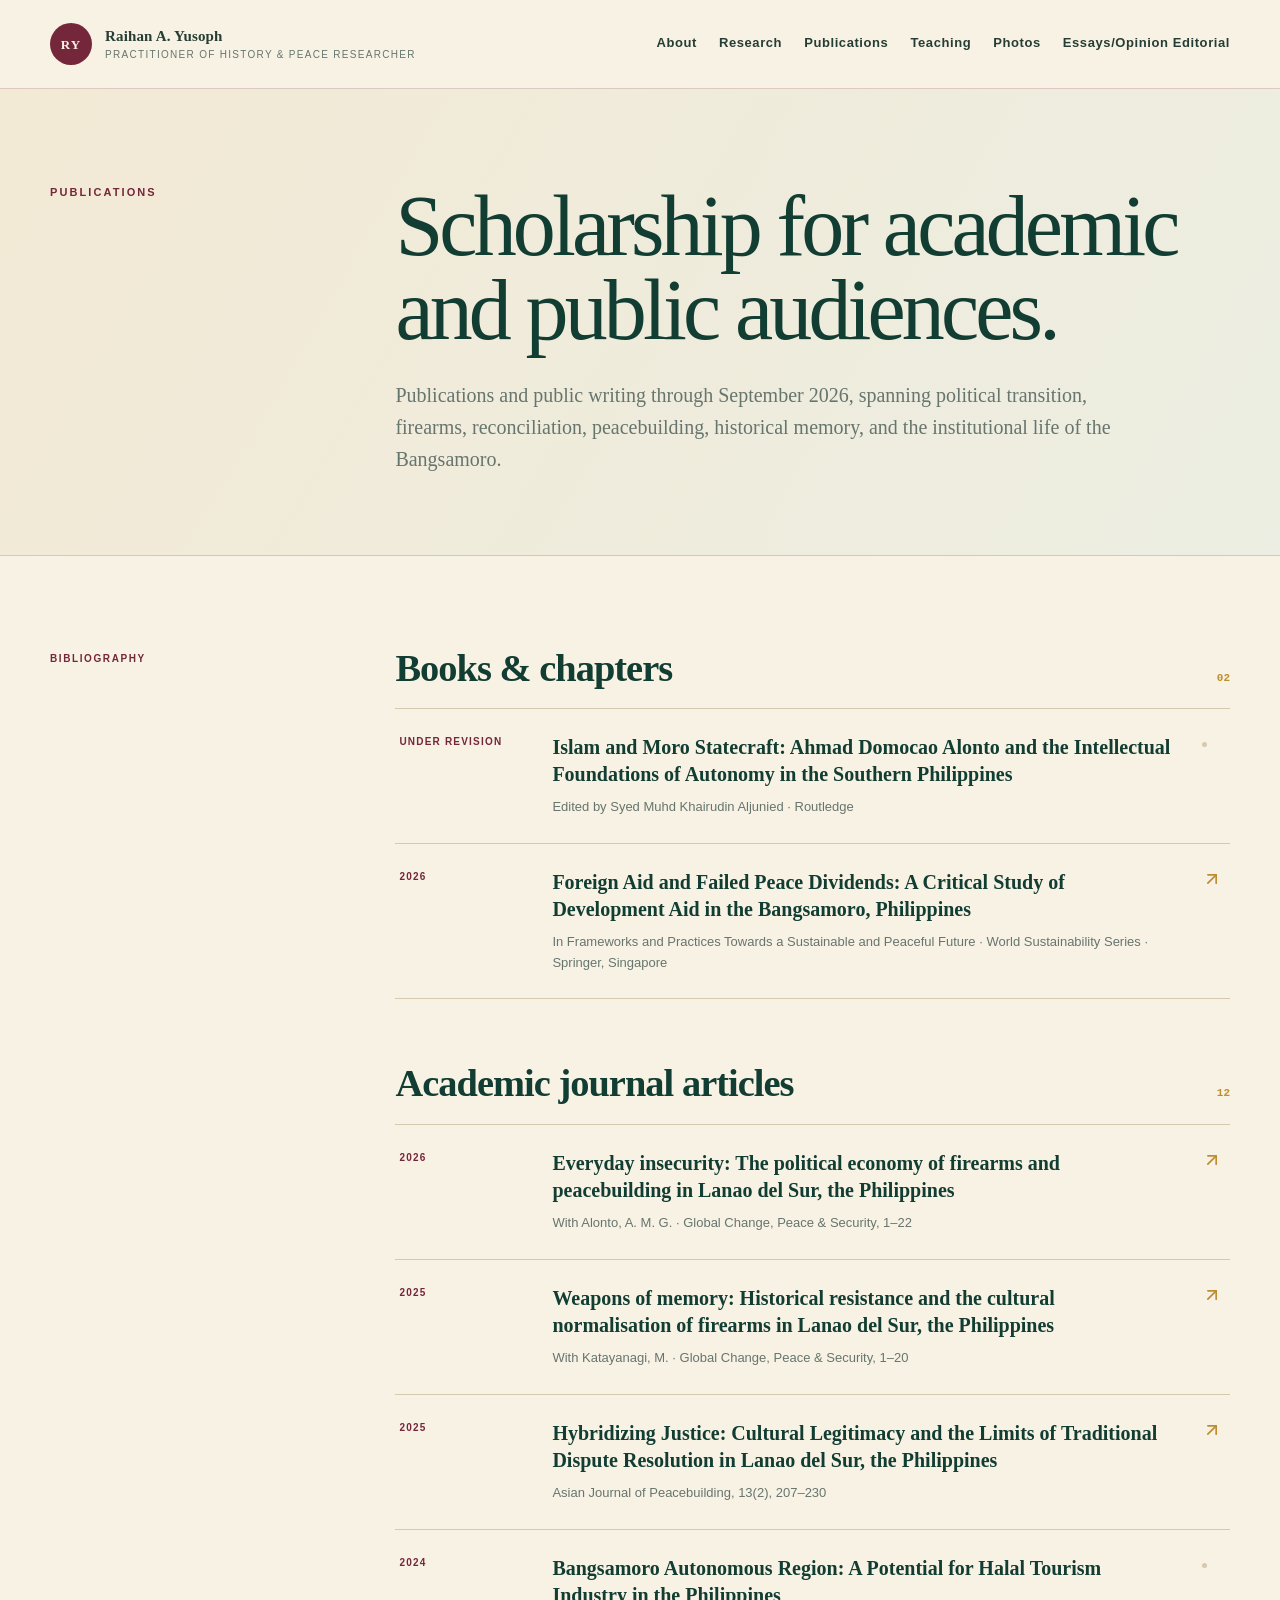
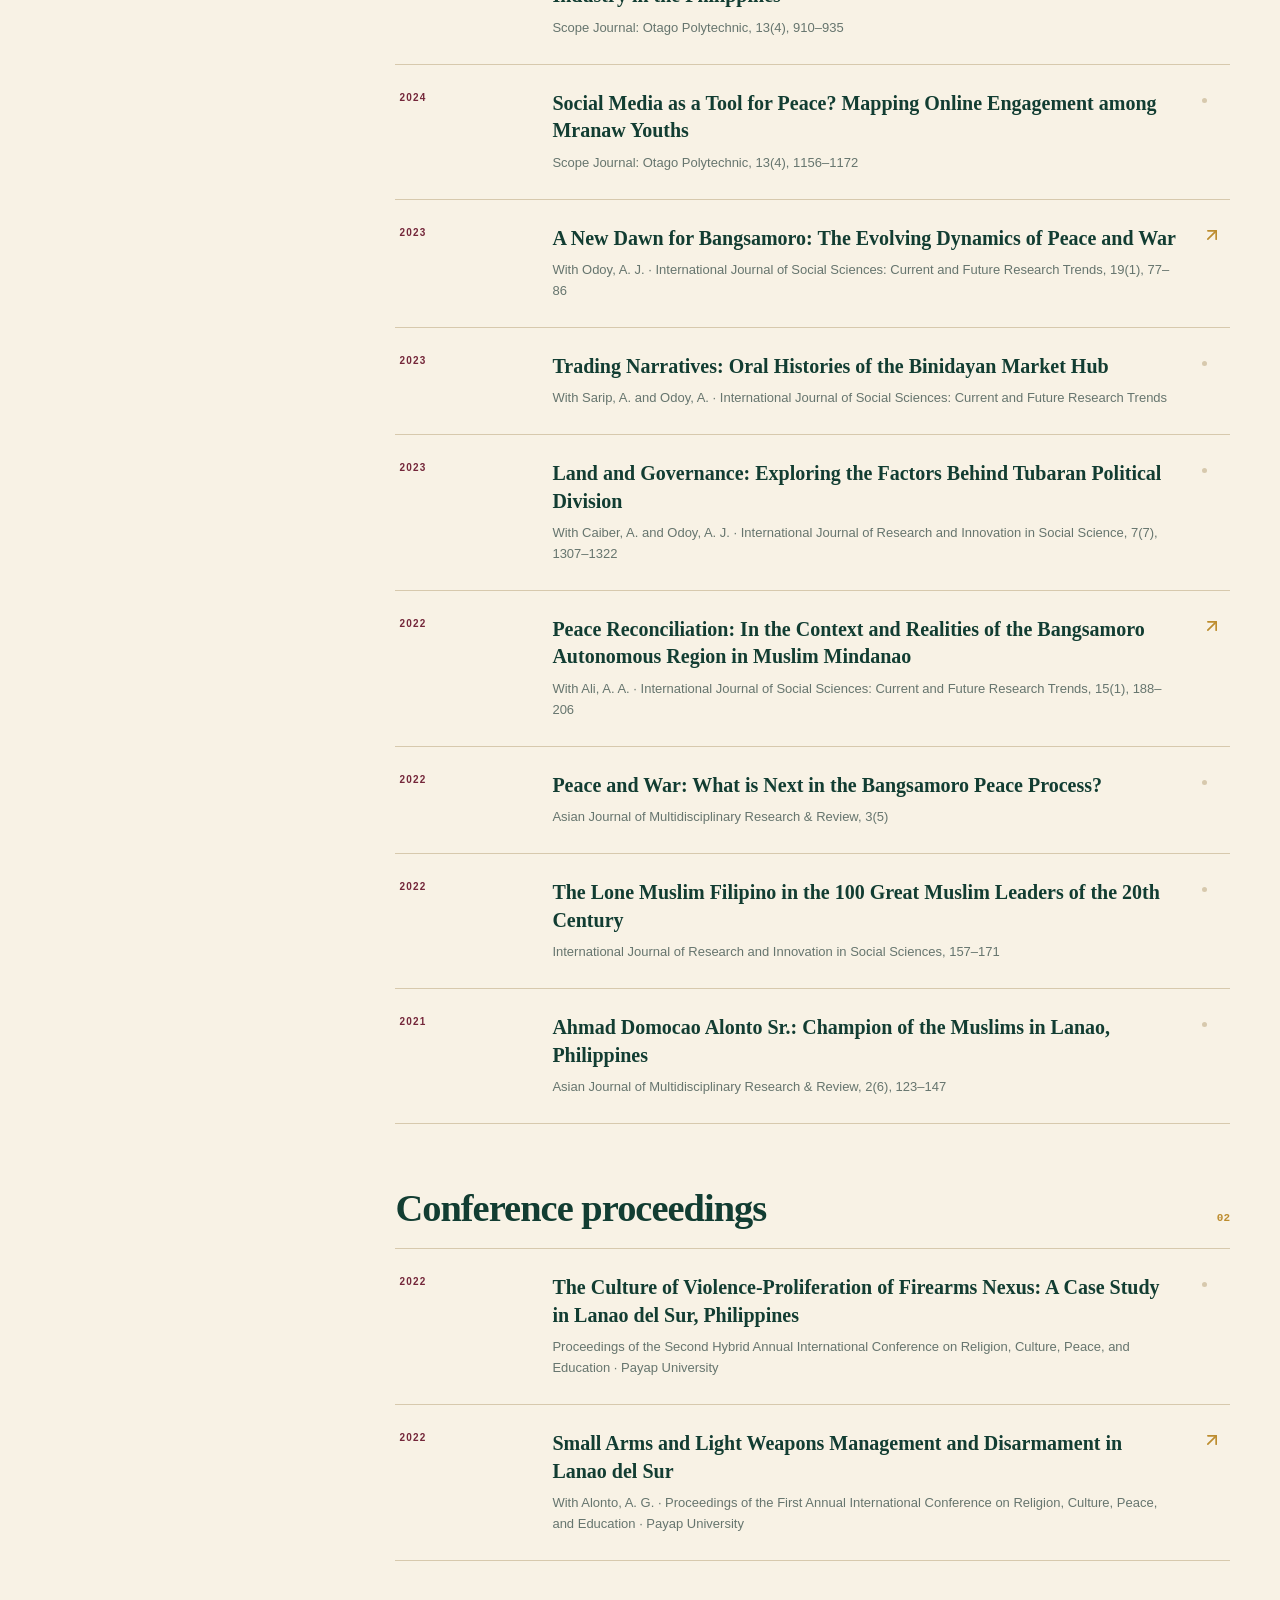
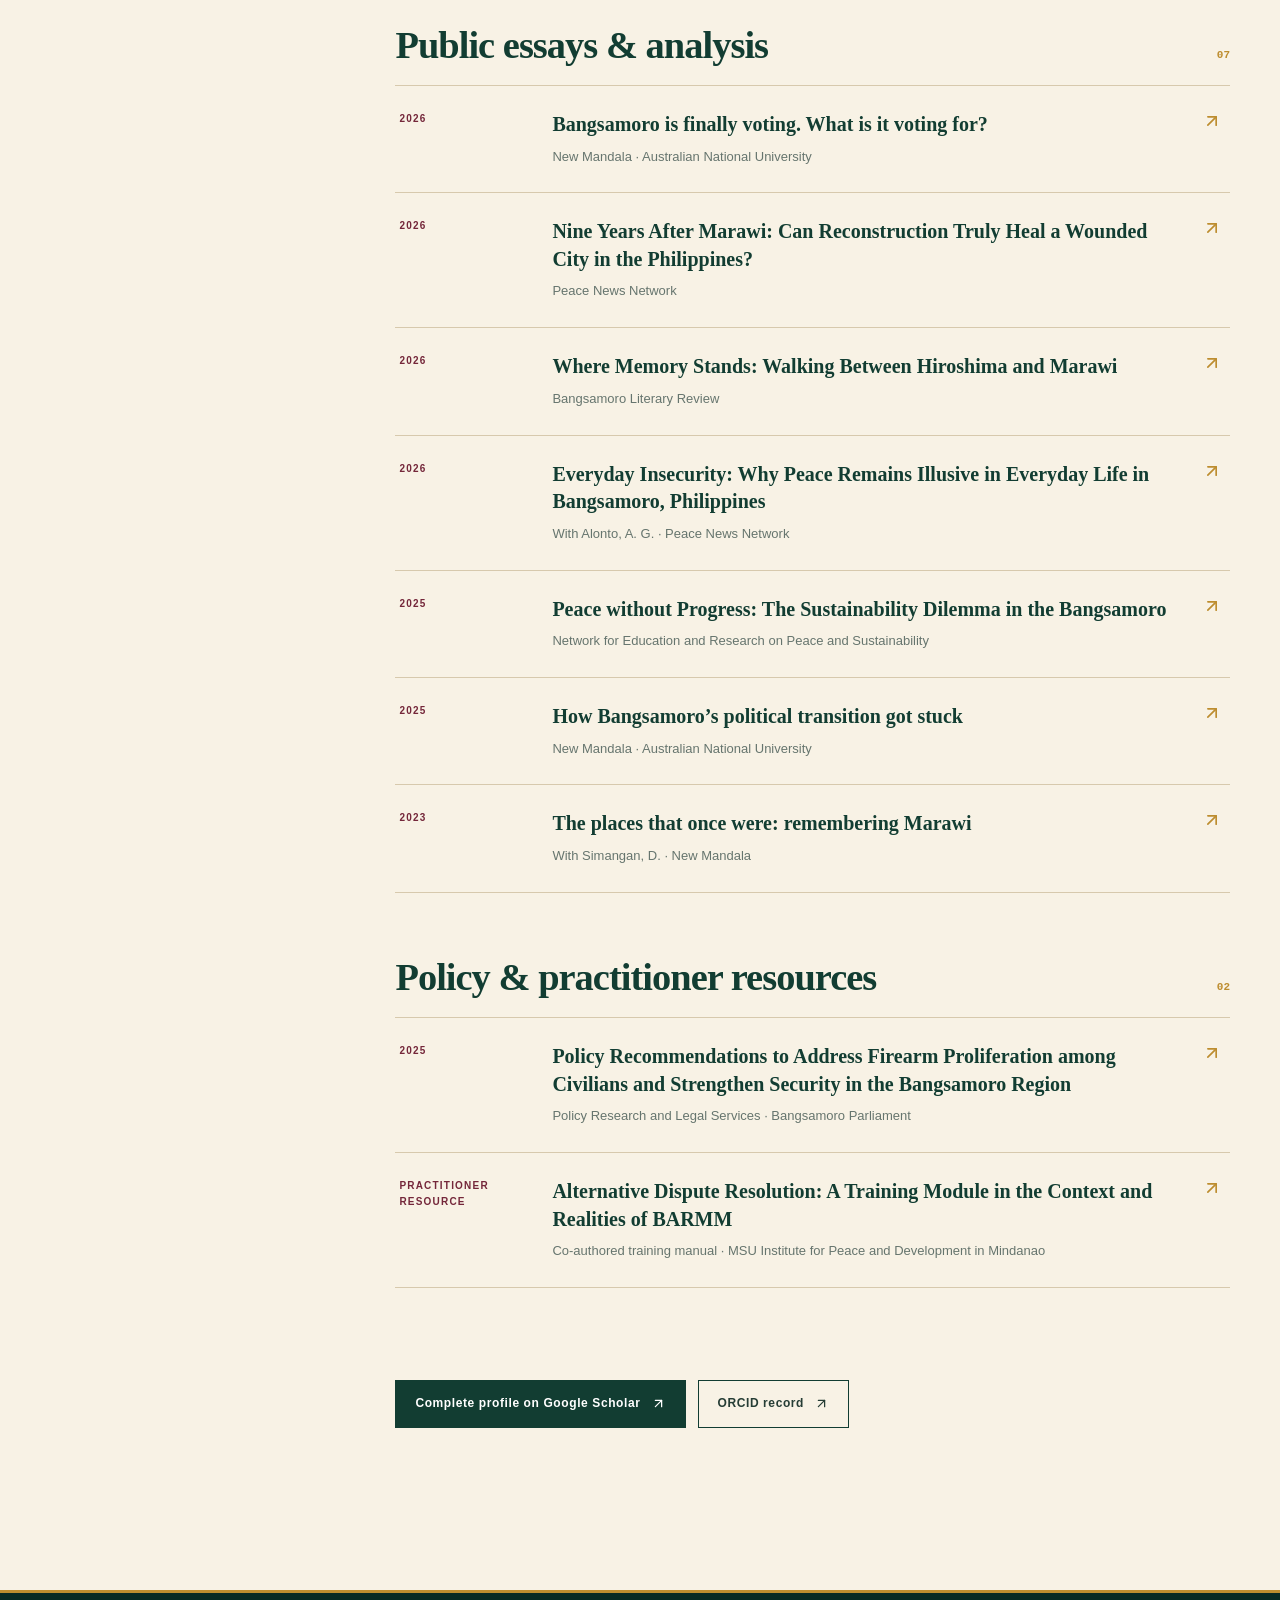
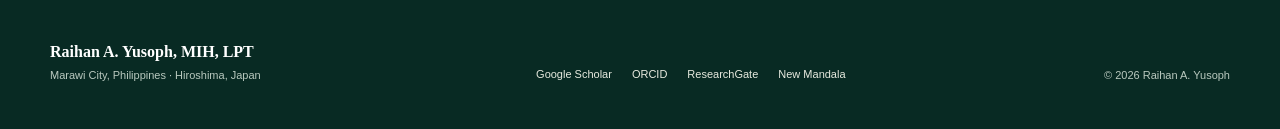
<file: publications/index.html>
<!DOCTYPE html><html lang="en"><head><meta charSet="utf-8"/><meta name="viewport" content="width=device-width, initial-scale=1"/><link rel="stylesheet" href="/_next/static/chunks/0f7p.vnqeiduh.css" data-precedence="next"/><link rel="preload" as="script" fetchPriority="low" href="/_next/static/chunks/15xrurgzs99gv.js"/><script src="/_next/static/chunks/0dgq26a5_oy.a.js" async=""></script><script src="/_next/static/chunks/07lhk_q6pmm3r.js" async=""></script><script src="/_next/static/chunks/0au83~zq0~0pf.js" async=""></script><script src="/_next/static/chunks/turbopack-07ur8f85nectq.js" async=""></script><script src="/_next/static/chunks/01xlw8hd842-c.js" async=""></script><script src="/_next/static/chunks/0d3shmwh5_nmn.js" async=""></script><script src="/_next/static/chunks/0s7e_195_1~m9.js" async=""></script><title>Publications | Raihan A. Yusoph</title><meta name="description" content="Academic publications and public writing by Raihan A. Yusoph on the Bangsamoro, peace, history, memory, and security."/><meta name="author" content="Raihan A. Yusoph"/><meta name="keywords" content="Raihan A. Yusoph,Bangsamoro studies,Mindanao history,peace and conflict studies,Mranaw history"/><link rel="shortcut icon" href="/favicon.svg"/><link rel="icon" href="/favicon.svg"/><script src="/_next/static/chunks/03~yq9q893hmn.js" noModule=""></script><link rel="manifest" href="/manifest.json"><script src="https://cdn.onesignal.com/sdks/web/v16/OneSignalSDK.page.js" defer></script><script>window.OneSignalDeferred=window.OneSignalDeferred||[];OneSignalDeferred.push(async function(OneSignal){await OneSignal.init({appId:"836516d0-21d1-40c5-bd5f-00081e5593fd",notifyButton:{enable:true,size:"medium",position:"bottom-right",showCredit:false,text:{"launcher.button.aria-label":"Subscribe to website updates","tip.state.unsubscribed":"Subscribe to website updates","tip.state.subscribed":"You are subscribed to website updates","tip.state.blocked":"Notifications are blocked","message.prenotify":"Receive notifications when this website is updated","message.action.subscribed":"Thank you for subscribing!","message.action.resubscribed":"You are subscribed to website updates","message.action.unsubscribed":"You will no longer receive website updates","dialog.main.title":"Website notifications","dialog.main.button.subscribe":"SUBSCRIBE","dialog.main.button.unsubscribe":"UNSUBSCRIBE","dialog.blocked.title":"Unblock notifications","dialog.blocked.message":"Follow your browser instructions to allow notifications."},colors:{"circle.background":"#6f1025","circle.foreground":"#f2c66d","badge.background":"#1f4b3a","badge.foreground":"#ffffff","badge.bordercolor":"#f2c66d","pulse.color":"#f2c66d","dialog.button.background":"#6f1025","dialog.button.background.hovering":"#54101f","dialog.button.background.active":"#3f0c18","dialog.button.foreground":"#ffffff"}}});});</script></head><body><div hidden=""><!--$--><!--/$--></div><div class="site-shell"><header class="site-header"><div class="header-inner"><a class="brand" aria-label="Raihan A. Yusoph, home" href="/"><span class="brand-mark">RY</span><span class="brand-name">Raihan A. Yusoph<small>Practitioner of History &amp; peace researcher</small></span></a><nav aria-label="Primary navigation"><a href="/about/">About</a><a href="/research/">Research</a><a href="/publications/">Publications</a><a href="/teaching/">Teaching</a><a href="/gallery/">Photos</a><a href="/essays/">Essays/Opinion Editorial</a></nav></div></header><main><section class="page-hero"><div class="content-grid page-hero-grid"><p class="eyebrow">Publications</p><div><h1>Scholarship for academic and public audiences.</h1><p class="lede">Publications and public writing through September 2026, spanning political transition, firearms, reconciliation, peacebuilding, historical memory, and the institutional life of the Bangsamoro.</p></div></div></section><div class="content-grid page-body"><section class="page-section"><p class="page-label">Bibliography</p><div class="publication-groups"><section class="publication-group"><div class="publication-group-heading"><h2>Books &amp; chapters</h2><span>02</span></div><div class="publication-list"><article class="publication-item"><span class="pub-kind">Under revision</span><div><h3>Islam and Moro Statecraft: Ahmad Domocao Alonto and the Intellectual Foundations of Autonomy in the Southern Philippines</h3><p>Edited by Syed Muhd Khairudin Aljunied · Routledge</p></div><span class="pub-dot" aria-hidden="true"></span></article><article class="publication-item"><span class="pub-kind">2026</span><div><h3>Foreign Aid and Failed Peace Dividends: A Critical Study of Development Aid in the Bangsamoro, Philippines</h3><p>In Frameworks and Practices Towards a Sustainable and Peaceful Future · World Sustainability Series · Springer, Singapore</p></div><a href="https://doi.org/10.1007/978-981-95-2310-8_15" rel="noreferrer" target="_blank" aria-label="Open Foreign Aid and Failed Peace Dividends: A Critical Study of Development Aid in the Bangsamoro, Philippines"><svg xmlns="http://www.w3.org/2000/svg" width="20" height="20" viewBox="0 0 24 24" fill="none" stroke="currentColor" stroke-width="2" stroke-linecap="round" stroke-linejoin="round" class="lucide lucide-arrow-up-right" aria-hidden="true"><path d="M7 7h10v10"></path><path d="M7 17 17 7"></path></svg></a></article></div></section><section class="publication-group"><div class="publication-group-heading"><h2>Academic journal articles</h2><span>12</span></div><div class="publication-list"><article class="publication-item"><span class="pub-kind">2026</span><div><h3>Everyday insecurity: The political economy of firearms and peacebuilding in Lanao del Sur, the Philippines</h3><p>With Alonto, A. M. G. · Global Change, Peace &amp; Security, 1–22</p></div><a href="https://doi.org/10.1080/14781158.2026.2627864" rel="noreferrer" target="_blank" aria-label="Open Everyday insecurity: The political economy of firearms and peacebuilding in Lanao del Sur, the Philippines"><svg xmlns="http://www.w3.org/2000/svg" width="20" height="20" viewBox="0 0 24 24" fill="none" stroke="currentColor" stroke-width="2" stroke-linecap="round" stroke-linejoin="round" class="lucide lucide-arrow-up-right" aria-hidden="true"><path d="M7 7h10v10"></path><path d="M7 17 17 7"></path></svg></a></article><article class="publication-item"><span class="pub-kind">2025</span><div><h3>Weapons of memory: Historical resistance and the cultural normalisation of firearms in Lanao del Sur, the Philippines</h3><p>With Katayanagi, M. · Global Change, Peace &amp; Security, 1–20</p></div><a href="https://doi.org/10.1080/14781158.2025.2572544" rel="noreferrer" target="_blank" aria-label="Open Weapons of memory: Historical resistance and the cultural normalisation of firearms in Lanao del Sur, the Philippines"><svg xmlns="http://www.w3.org/2000/svg" width="20" height="20" viewBox="0 0 24 24" fill="none" stroke="currentColor" stroke-width="2" stroke-linecap="round" stroke-linejoin="round" class="lucide lucide-arrow-up-right" aria-hidden="true"><path d="M7 7h10v10"></path><path d="M7 17 17 7"></path></svg></a></article><article class="publication-item"><span class="pub-kind">2025</span><div><h3>Hybridizing Justice: Cultural Legitimacy and the Limits of Traditional Dispute Resolution in Lanao del Sur, the Philippines</h3><p>Asian Journal of Peacebuilding, 13(2), 207–230</p></div><a href="https://doi.org/10.18588/202511.00a604" rel="noreferrer" target="_blank" aria-label="Open Hybridizing Justice: Cultural Legitimacy and the Limits of Traditional Dispute Resolution in Lanao del Sur, the Philippines"><svg xmlns="http://www.w3.org/2000/svg" width="20" height="20" viewBox="0 0 24 24" fill="none" stroke="currentColor" stroke-width="2" stroke-linecap="round" stroke-linejoin="round" class="lucide lucide-arrow-up-right" aria-hidden="true"><path d="M7 7h10v10"></path><path d="M7 17 17 7"></path></svg></a></article><article class="publication-item"><span class="pub-kind">2024</span><div><h3>Bangsamoro Autonomous Region: A Potential for Halal Tourism Industry in the Philippines</h3><p>Scope Journal: Otago Polytechnic, 13(4), 910–935</p></div><span class="pub-dot" aria-hidden="true"></span></article><article class="publication-item"><span class="pub-kind">2024</span><div><h3>Social Media as a Tool for Peace? Mapping Online Engagement among Mranaw Youths</h3><p>Scope Journal: Otago Polytechnic, 13(4), 1156–1172</p></div><span class="pub-dot" aria-hidden="true"></span></article><article class="publication-item"><span class="pub-kind">2023</span><div><h3>A New Dawn for Bangsamoro: The Evolving Dynamics of Peace and War</h3><p>With Odoy, A. J. · International Journal of Social Sciences: Current and Future Research Trends, 19(1), 77–86</p></div><a href="https://ijsscfrtjournal.isrra.org/index.php/Social_Science_Journal/article/view/139" rel="noreferrer" target="_blank" aria-label="Open A New Dawn for Bangsamoro: The Evolving Dynamics of Peace and War"><svg xmlns="http://www.w3.org/2000/svg" width="20" height="20" viewBox="0 0 24 24" fill="none" stroke="currentColor" stroke-width="2" stroke-linecap="round" stroke-linejoin="round" class="lucide lucide-arrow-up-right" aria-hidden="true"><path d="M7 7h10v10"></path><path d="M7 17 17 7"></path></svg></a></article><article class="publication-item"><span class="pub-kind">2023</span><div><h3>Trading Narratives: Oral Histories of the Binidayan Market Hub</h3><p>With Sarip, A. and Odoy, A. · International Journal of Social Sciences: Current and Future Research Trends</p></div><span class="pub-dot" aria-hidden="true"></span></article><article class="publication-item"><span class="pub-kind">2023</span><div><h3>Land and Governance: Exploring the Factors Behind Tubaran Political Division</h3><p>With Caiber, A. and Odoy, A. J. · International Journal of Research and Innovation in Social Science, 7(7), 1307–1322</p></div><span class="pub-dot" aria-hidden="true"></span></article><article class="publication-item"><span class="pub-kind">2022</span><div><h3>Peace Reconciliation: In the Context and Realities of the Bangsamoro Autonomous Region in Muslim Mindanao</h3><p>With Ali, A. A. · International Journal of Social Sciences: Current and Future Research Trends, 15(1), 188–206</p></div><a href="https://ijsscfrtjournal.isrra.org/Social_Science_Journal/article/view/1190" rel="noreferrer" target="_blank" aria-label="Open Peace Reconciliation: In the Context and Realities of the Bangsamoro Autonomous Region in Muslim Mindanao"><svg xmlns="http://www.w3.org/2000/svg" width="20" height="20" viewBox="0 0 24 24" fill="none" stroke="currentColor" stroke-width="2" stroke-linecap="round" stroke-linejoin="round" class="lucide lucide-arrow-up-right" aria-hidden="true"><path d="M7 7h10v10"></path><path d="M7 17 17 7"></path></svg></a></article><article class="publication-item"><span class="pub-kind">2022</span><div><h3>Peace and War: What is Next in the Bangsamoro Peace Process?</h3><p>Asian Journal of Multidisciplinary Research &amp; Review, 3(5)</p></div><span class="pub-dot" aria-hidden="true"></span></article><article class="publication-item"><span class="pub-kind">2022</span><div><h3>The Lone Muslim Filipino in the 100 Great Muslim Leaders of the 20th Century</h3><p>International Journal of Research and Innovation in Social Sciences, 157–171</p></div><span class="pub-dot" aria-hidden="true"></span></article><article class="publication-item"><span class="pub-kind">2021</span><div><h3>Ahmad Domocao Alonto Sr.: Champion of the Muslims in Lanao, Philippines</h3><p>Asian Journal of Multidisciplinary Research &amp; Review, 2(6), 123–147</p></div><span class="pub-dot" aria-hidden="true"></span></article></div></section><section class="publication-group"><div class="publication-group-heading"><h2>Conference proceedings</h2><span>02</span></div><div class="publication-list"><article class="publication-item"><span class="pub-kind">2022</span><div><h3>The Culture of Violence-Proliferation of Firearms Nexus: A Case Study in Lanao del Sur, Philippines</h3><p>Proceedings of the Second Hybrid Annual International Conference on Religion, Culture, Peace, and Education · Payap University</p></div><span class="pub-dot" aria-hidden="true"></span></article><article class="publication-item"><span class="pub-kind">2022</span><div><h3>Small Arms and Light Weapons Management and Disarmament in Lanao del Sur</h3><p>With Alonto, A. G. · Proceedings of the First Annual International Conference on Religion, Culture, Peace, and Education · Payap University</p></div><a href="https://www.academia.edu/79877811/Proceedings_of_the_First_Annual_International_Conference_on_Religion_Culture_Peace_and_Education" rel="noreferrer" target="_blank" aria-label="Open Small Arms and Light Weapons Management and Disarmament in Lanao del Sur"><svg xmlns="http://www.w3.org/2000/svg" width="20" height="20" viewBox="0 0 24 24" fill="none" stroke="currentColor" stroke-width="2" stroke-linecap="round" stroke-linejoin="round" class="lucide lucide-arrow-up-right" aria-hidden="true"><path d="M7 7h10v10"></path><path d="M7 17 17 7"></path></svg></a></article></div></section><section class="publication-group"><div class="publication-group-heading"><h2>Public essays &amp; analysis</h2><span>07</span></div><div class="publication-list"><article class="publication-item"><span class="pub-kind">2026</span><div><h3>Bangsamoro is finally voting. What is it voting for?</h3><p>New Mandala · Australian National University</p></div><a href="https://www.newmandala.org/bangsamoro-is-finally-voting-what-is-it-voting-for/" rel="noreferrer" target="_blank" aria-label="Open Bangsamoro is finally voting. What is it voting for?"><svg xmlns="http://www.w3.org/2000/svg" width="20" height="20" viewBox="0 0 24 24" fill="none" stroke="currentColor" stroke-width="2" stroke-linecap="round" stroke-linejoin="round" class="lucide lucide-arrow-up-right" aria-hidden="true"><path d="M7 7h10v10"></path><path d="M7 17 17 7"></path></svg></a></article><article class="publication-item"><span class="pub-kind">2026</span><div><h3>Nine Years After Marawi: Can Reconstruction Truly Heal a Wounded City in the Philippines?</h3><p>Peace News Network</p></div><a href="https://peacenews.com/nine-years-after-marawi-can-reconstruction-truly-heal-a-wounded-city-in-the-philippines/" rel="noreferrer" target="_blank" aria-label="Open Nine Years After Marawi: Can Reconstruction Truly Heal a Wounded City in the Philippines?"><svg xmlns="http://www.w3.org/2000/svg" width="20" height="20" viewBox="0 0 24 24" fill="none" stroke="currentColor" stroke-width="2" stroke-linecap="round" stroke-linejoin="round" class="lucide lucide-arrow-up-right" aria-hidden="true"><path d="M7 7h10v10"></path><path d="M7 17 17 7"></path></svg></a></article><article class="publication-item"><span class="pub-kind">2026</span><div><h3>Where Memory Stands: Walking Between Hiroshima and Marawi</h3><p>Bangsamoro Literary Review</p></div><a href="https://bangsamororeview.com/main/where-memory-stands-walking-between-hiroshima-and-marawi/" rel="noreferrer" target="_blank" aria-label="Open Where Memory Stands: Walking Between Hiroshima and Marawi"><svg xmlns="http://www.w3.org/2000/svg" width="20" height="20" viewBox="0 0 24 24" fill="none" stroke="currentColor" stroke-width="2" stroke-linecap="round" stroke-linejoin="round" class="lucide lucide-arrow-up-right" aria-hidden="true"><path d="M7 7h10v10"></path><path d="M7 17 17 7"></path></svg></a></article><article class="publication-item"><span class="pub-kind">2026</span><div><h3>Everyday Insecurity: Why Peace Remains Illusive in Everyday Life in Bangsamoro, Philippines</h3><p>With Alonto, A. G. · Peace News Network</p></div><a href="https://peacenews.com/everyday-insecurity-why-peace-remains-illusive-in-everyday-life-in-bangsamoro-philippines/" rel="noreferrer" target="_blank" aria-label="Open Everyday Insecurity: Why Peace Remains Illusive in Everyday Life in Bangsamoro, Philippines"><svg xmlns="http://www.w3.org/2000/svg" width="20" height="20" viewBox="0 0 24 24" fill="none" stroke="currentColor" stroke-width="2" stroke-linecap="round" stroke-linejoin="round" class="lucide lucide-arrow-up-right" aria-hidden="true"><path d="M7 7h10v10"></path><path d="M7 17 17 7"></path></svg></a></article><article class="publication-item"><span class="pub-kind">2025</span><div><h3>Peace without Progress: The Sustainability Dilemma in the Bangsamoro</h3><p>Network for Education and Research on Peace and Sustainability</p></div><a href="https://nerps.org/2025/12/02/peace-without-progress-the-sustainability-dilemma-in-the-bangsamoro/" rel="noreferrer" target="_blank" aria-label="Open Peace without Progress: The Sustainability Dilemma in the Bangsamoro"><svg xmlns="http://www.w3.org/2000/svg" width="20" height="20" viewBox="0 0 24 24" fill="none" stroke="currentColor" stroke-width="2" stroke-linecap="round" stroke-linejoin="round" class="lucide lucide-arrow-up-right" aria-hidden="true"><path d="M7 7h10v10"></path><path d="M7 17 17 7"></path></svg></a></article><article class="publication-item"><span class="pub-kind">2025</span><div><h3>How Bangsamoro’s political transition got stuck</h3><p>New Mandala · Australian National University</p></div><a href="https://www.newmandala.org/how-bangsamoros-political-transition-got-stuck/" rel="noreferrer" target="_blank" aria-label="Open How Bangsamoro’s political transition got stuck"><svg xmlns="http://www.w3.org/2000/svg" width="20" height="20" viewBox="0 0 24 24" fill="none" stroke="currentColor" stroke-width="2" stroke-linecap="round" stroke-linejoin="round" class="lucide lucide-arrow-up-right" aria-hidden="true"><path d="M7 7h10v10"></path><path d="M7 17 17 7"></path></svg></a></article><article class="publication-item"><span class="pub-kind">2023</span><div><h3>The places that once were: remembering Marawi</h3><p>With Simangan, D. · New Mandala</p></div><a href="https://www.newmandala.org/the-places-that-once-were-remembering-marawi/" rel="noreferrer" target="_blank" aria-label="Open The places that once were: remembering Marawi"><svg xmlns="http://www.w3.org/2000/svg" width="20" height="20" viewBox="0 0 24 24" fill="none" stroke="currentColor" stroke-width="2" stroke-linecap="round" stroke-linejoin="round" class="lucide lucide-arrow-up-right" aria-hidden="true"><path d="M7 7h10v10"></path><path d="M7 17 17 7"></path></svg></a></article></div></section><section class="publication-group"><div class="publication-group-heading"><h2>Policy &amp; practitioner resources</h2><span>02</span></div><div class="publication-list"><article class="publication-item"><span class="pub-kind">2025</span><div><h3>Policy Recommendations to Address Firearm Proliferation among Civilians and Strengthen Security in the Bangsamoro Region</h3><p>Policy Research and Legal Services · Bangsamoro Parliament</p></div><a href="https://prls-parliament.bangsamoro.gov.ph/2025/01/29/policy-recommendations-to-address-firearm-proliferation-among-civilians-and-strengthen-security-in-the-bangsamoro-region-by-raihan-a-yusoph/" rel="noreferrer" target="_blank" aria-label="Open Policy Recommendations to Address Firearm Proliferation among Civilians and Strengthen Security in the Bangsamoro Region"><svg xmlns="http://www.w3.org/2000/svg" width="20" height="20" viewBox="0 0 24 24" fill="none" stroke="currentColor" stroke-width="2" stroke-linecap="round" stroke-linejoin="round" class="lucide lucide-arrow-up-right" aria-hidden="true"><path d="M7 7h10v10"></path><path d="M7 17 17 7"></path></svg></a></article><article class="publication-item"><span class="pub-kind">Practitioner resource</span><div><h3>Alternative Dispute Resolution: A Training Module in the Context and Realities of BARMM</h3><p>Co-authored training manual · MSU Institute for Peace and Development in Mindanao</p></div><a href="https://www.msumain.edu.ph/manual-on-alternative-dispute-resolution-in-the-bangsamoro/" rel="noreferrer" target="_blank" aria-label="Open Alternative Dispute Resolution: A Training Module in the Context and Realities of BARMM"><svg xmlns="http://www.w3.org/2000/svg" width="20" height="20" viewBox="0 0 24 24" fill="none" stroke="currentColor" stroke-width="2" stroke-linecap="round" stroke-linejoin="round" class="lucide lucide-arrow-up-right" aria-hidden="true"><path d="M7 7h10v10"></path><path d="M7 17 17 7"></path></svg></a></article></div></section><div class="profile-links"><a class="button button-primary" href="https://scholar.google.com/citations?hl=en&amp;user=7pfpm74AAAAJ" rel="noreferrer" target="_blank">Complete profile on Google Scholar <svg xmlns="http://www.w3.org/2000/svg" width="15" height="15" viewBox="0 0 24 24" fill="none" stroke="currentColor" stroke-width="2" stroke-linecap="round" stroke-linejoin="round" class="lucide lucide-arrow-up-right" aria-hidden="true"><path d="M7 7h10v10"></path><path d="M7 17 17 7"></path></svg></a><a class="button" href="https://orcid.org/0000-0001-9791-6979" rel="noreferrer" target="_blank">ORCID record <svg xmlns="http://www.w3.org/2000/svg" width="15" height="15" viewBox="0 0 24 24" fill="none" stroke="currentColor" stroke-width="2" stroke-linecap="round" stroke-linejoin="round" class="lucide lucide-arrow-up-right" aria-hidden="true"><path d="M7 7h10v10"></path><path d="M7 17 17 7"></path></svg></a></div></div></section></div></main><footer class="site-footer"><div class="content-grid footer-grid"><div><p class="footer-name">Raihan A. Yusoph, MIH, LPT</p><p>Marawi City, Philippines · Hiroshima, Japan</p></div><div class="footer-links" aria-label="Academic profiles"><a href="https://scholar.google.com/citations?hl=en&amp;user=7pfpm74AAAAJ" rel="noreferrer" target="_blank">Google Scholar</a><a href="https://orcid.org/0000-0001-9791-6979" rel="noreferrer" target="_blank">ORCID</a><a href="https://www.researchgate.net/profile/Raihan-Yusoph" rel="noreferrer" target="_blank">ResearchGate</a><a href="https://www.newmandala.org/author/raihanyusoph/" rel="noreferrer" target="_blank">New Mandala</a></div><p class="footer-note">© <!-- -->2026<!-- --> Raihan A. Yusoph</p></div></footer></div><!--$--><!--/$--><script src="/_next/static/chunks/15xrurgzs99gv.js" id="_R_" async=""></script><script>(self.__next_f=self.__next_f||[]).push([0])</script><script>self.__next_f.push([1,"1:\"$Sreact.fragment\"\n2:I[39756,[\"/_next/static/chunks/01xlw8hd842-c.js\",\"/_next/static/chunks/0d3shmwh5_nmn.js\"],\"default\"]\n3:I[37457,[\"/_next/static/chunks/01xlw8hd842-c.js\",\"/_next/static/chunks/0d3shmwh5_nmn.js\"],\"default\"]\n4:I[22016,[\"/_next/static/chunks/01xlw8hd842-c.js\",\"/_next/static/chunks/0d3shmwh5_nmn.js\",\"/_next/static/chunks/0s7e_195_1~m9.js\"],\"\"]\n12:I[68027,[\"/_next/static/chunks/01xlw8hd842-c.js\",\"/_next/static/chunks/0d3shmwh5_nmn.js\"],\"default\",1]\n:HL[\"/_next/static/chunks/0f7p.vnqeiduh.css\",\"style\"]\n"])</script><script>self.__next_f.push([1,"0:{\"P\":null,\"c\":[\"\",\"publications\",\"\"],\"q\":\"\",\"i\":false,\"f\":[[[\"\",{\"children\":[\"publications\",{\"children\":[\"__PAGE__\",{}]}]},\"$undefined\",\"$undefined\",16],[[\"$\",\"$1\",\"c\",{\"children\":[[[\"$\",\"link\",\"0\",{\"rel\":\"stylesheet\",\"href\":\"/_next/static/chunks/0f7p.vnqeiduh.css\",\"precedence\":\"next\",\"crossOrigin\":\"$undefined\",\"nonce\":\"$undefined\"}],[\"$\",\"script\",\"script-0\",{\"src\":\"/_next/static/chunks/01xlw8hd842-c.js\",\"async\":true,\"nonce\":\"$undefined\"}],[\"$\",\"script\",\"script-1\",{\"src\":\"/_next/static/chunks/0d3shmwh5_nmn.js\",\"async\":true,\"nonce\":\"$undefined\"}]],[\"$\",\"html\",null,{\"lang\":\"en\",\"children\":[\"$\",\"body\",null,{\"children\":[\"$\",\"$L2\",null,{\"parallelRouterKey\":\"children\",\"error\":\"$undefined\",\"errorStyles\":\"$undefined\",\"errorScripts\":\"$undefined\",\"template\":[\"$\",\"$L3\",null,{}],\"templateStyles\":\"$undefined\",\"templateScripts\":\"$undefined\",\"notFound\":[[[\"$\",\"title\",null,{\"children\":\"404: This page could not be found.\"}],[\"$\",\"div\",null,{\"style\":{\"fontFamily\":\"system-ui,\\\"Segoe UI\\\",Roboto,Helvetica,Arial,sans-serif,\\\"Apple Color Emoji\\\",\\\"Segoe UI Emoji\\\"\",\"height\":\"100vh\",\"textAlign\":\"center\",\"display\":\"flex\",\"flexDirection\":\"column\",\"alignItems\":\"center\",\"justifyContent\":\"center\"},\"children\":[\"$\",\"div\",null,{\"children\":[[\"$\",\"style\",null,{\"dangerouslySetInnerHTML\":{\"__html\":\"body{color:#000;background:#fff;margin:0}.next-error-h1{border-right:1px solid rgba(0,0,0,.3)}@media (prefers-color-scheme:dark){body{color:#fff;background:#000}.next-error-h1{border-right:1px solid rgba(255,255,255,.3)}}\"}}],[\"$\",\"h1\",null,{\"className\":\"next-error-h1\",\"style\":{\"display\":\"inline-block\",\"margin\":\"0 20px 0 0\",\"padding\":\"0 23px 0 0\",\"fontSize\":24,\"fontWeight\":500,\"verticalAlign\":\"top\",\"lineHeight\":\"49px\"},\"children\":404}],[\"$\",\"div\",null,{\"style\":{\"display\":\"inline-block\"},\"children\":[\"$\",\"h2\",null,{\"style\":{\"fontSize\":14,\"fontWeight\":400,\"lineHeight\":\"49px\",\"margin\":0},\"children\":\"This page could not be found.\"}]}]]}]}]],[]],\"forbidden\":\"$undefined\",\"unauthorized\":\"$undefined\"}]}]}]]}],{\"children\":[[\"$\",\"$1\",\"c\",{\"children\":[null,[\"$\",\"$L2\",null,{\"parallelRouterKey\":\"children\",\"error\":\"$undefined\",\"errorStyles\":\"$undefined\",\"errorScripts\":\"$undefined\",\"template\":[\"$\",\"$L3\",null,{}],\"templateStyles\":\"$undefined\",\"templateScripts\":\"$undefined\",\"notFound\":\"$undefined\",\"forbidden\":\"$undefined\",\"unauthorized\":\"$undefined\"}]]}],{\"children\":[[\"$\",\"$1\",\"c\",{\"children\":[[\"$\",\"div\",null,{\"className\":\"site-shell\",\"children\":[[\"$\",\"header\",null,{\"className\":\"site-header\",\"children\":[\"$\",\"div\",null,{\"className\":\"header-inner\",\"children\":[[\"$\",\"$L4\",null,{\"className\":\"brand\",\"href\":\"/\",\"aria-label\":\"Raihan A. Yusoph, home\",\"children\":[[\"$\",\"span\",null,{\"className\":\"brand-mark\",\"children\":\"RY\"}],[\"$\",\"span\",null,{\"className\":\"brand-name\",\"children\":[\"Raihan A. Yusoph\",[\"$\",\"small\",null,{\"children\":\"Practitioner of History \u0026 peace researcher\"}]]}]]}],[\"$\",\"nav\",null,{\"aria-label\":\"Primary navigation\",\"children\":[[\"$\",\"$L4\",\"/about\",{\"href\":\"/about\",\"children\":\"About\"}],[\"$\",\"$L4\",\"/research\",{\"href\":\"/research\",\"children\":\"Research\"}],[\"$\",\"$L4\",\"/publications\",{\"href\":\"/publications\",\"children\":\"Publications\"}],[\"$\",\"$L4\",\"/teaching\",{\"href\":\"/teaching\",\"children\":\"Teaching\"}],[\"$\",\"$L4\",\"/gallery\",{\"href\":\"/gallery\",\"children\":\"Photos\"}],[\"$\",\"$L4\",\"/essays\",{\"href\":\"/essays\",\"children\":\"Essays/Opinion Editorial\"}]]}]]}]}],[\"$\",\"main\",null,{\"children\":[[\"$\",\"section\",null,{\"className\":\"page-hero\",\"children\":[\"$\",\"div\",null,{\"className\":\"content-grid page-hero-grid\",\"children\":[[\"$\",\"p\",null,{\"className\":\"eyebrow\",\"children\":\"Publications\"}],[\"$\",\"div\",null,{\"children\":[[\"$\",\"h1\",null,{\"children\":\"Scholarship for academic and public audiences.\"}],[\"$\",\"p\",null,{\"className\":\"lede\",\"children\":\"Publications and public writing through September 2026, spanning political transition, firearms, reconciliation, peacebuilding, historical memory, and the institutional life of the Bangsamoro.\"}]]}]]}]}],[\"$\",\"div\",null,{\"className\":\"content-grid page-body\",\"children\":[\"$\",\"section\",null,{\"className\":\"page-section\",\"children\":[[\"$\",\"p\",null,{\"className\":\"page-label\",\"children\":\"Bibliography\"}],[\"$\",\"div\",null,{\"className\":\"publication-groups\",\"children\":[[[\"$\",\"section\",\"Books \u0026 chapters\",{\"className\":\"publication-group\",\"children\":[[\"$\",\"div\",null,{\"className\":\"publication-group-heading\",\"children\":[[\"$\",\"h2\",null,{\"children\":\"Books \u0026 chapters\"}],[\"$\",\"span\",null,{\"children\":\"02\"}]]}],[\"$\",\"div\",null,{\"className\":\"publication-list\",\"children\":[[\"$\",\"article\",\"Islam and Moro Statecraft: Ahmad Domocao Alonto and the Intellectual Foundations of Autonomy in the Southern Philippines\",{\"className\":\"publication-item\",\"children\":[[\"$\",\"span\",null,{\"className\":\"pub-kind\",\"children\":\"Under revision\"}],[\"$\",\"div\",null,{\"children\":[[\"$\",\"h3\",null,{\"children\":\"Islam and Moro Statecraft: Ahmad Domocao Alonto and the Intellectual Foundations of Autonomy in the Southern Philippines\"}],\"$L5\"]}],\"$L6\"]}],\"$L7\"]}]]}],\"$L8\",\"$L9\",\"$La\",\"$Lb\"],\"$Lc\"]}]]}]}]]}],\"$Ld\"]}],[\"$Le\"],\"$Lf\"]}],{},null,false,null]},null,false,\"$@10\"]},null,false,null],\"$L11\",false]],\"m\":\"$undefined\",\"G\":[\"$12\",[\"$L13\"]],\"S\":true,\"h\":null,\"s\":\"$undefined\",\"l\":\"$undefined\",\"p\":\"$undefined\",\"d\":\"$undefined\",\"b\":\"VaMcCjoR2oV2tYl_lMdZY\"}\n"])</script><script>self.__next_f.push([1,"14:I[5014,[\"/_next/static/chunks/01xlw8hd842-c.js\",\"/_next/static/chunks/0d3shmwh5_nmn.js\",\"/_next/static/chunks/0s7e_195_1~m9.js\"],\"default\"]\n20:I[97367,[\"/_next/static/chunks/01xlw8hd842-c.js\",\"/_next/static/chunks/0d3shmwh5_nmn.js\"],\"OutletBoundary\"]\n21:\"$Sreact.suspense\"\n24:I[97367,[\"/_next/static/chunks/01xlw8hd842-c.js\",\"/_next/static/chunks/0d3shmwh5_nmn.js\"],\"ViewportBoundary\"]\n26:I[97367,[\"/_next/static/chunks/01xlw8hd842-c.js\",\"/_next/static/chunks/0d3shmwh5_nmn.js\"],\"MetadataBoundary\"]\n5:[\"$\",\"p\",null,{\"children\":\"Edited by Syed Muhd Khairudin Aljunied · Routledge\"}]\n6:[\"$\",\"span\",null,{\"className\":\"pub-dot\",\"aria-hidden\":\"true\"}]\n7:[\"$\",\"article\",\"Foreign Aid and Failed Peace Dividends: A Critical Study of Development Aid in the Bangsamoro, Philippines\",{\"className\":\"publication-item\",\"children\":[[\"$\",\"span\",null,{\"className\":\"pub-kind\",\"children\":\"2026\"}],[\"$\",\"div\",null,{\"children\":[[\"$\",\"h3\",null,{\"children\":\"Foreign Aid and Failed Peace Dividends: A Critical Study of Development Aid in the Bangsamoro, Philippines\"}],[\"$\",\"p\",null,{\"children\":\"In Frameworks and Practices Towards a Sustainable and Peaceful Future · World Sustainability Series · Springer, Singapore\"}]]}],[\"$\",\"a\",null,{\"href\":\"https://doi.org/10.1007/978-981-95-2310-8_15\",\"rel\":\"noreferrer\",\"target\":\"_blank\",\"aria-label\":\"Open Foreign Aid and Failed Peace Dividends: A Critical Study of Development Aid in the Bangsamoro, Philippines\",\"children\":[\"$\",\"$L14\",null,{\"ref\":\"$undefined\",\"iconNode\":[[\"path\",{\"d\":\"M7 7h10v10\",\"key\":\"1tivn9\"}],[\"path\",{\"d\":\"M7 17 17 7\",\"key\":\"1vkiza\"}]],\"className\":\"lucide-arrow-up-right\",\"size\":20}]}]]}]\n"])</script><script>self.__next_f.push([1,"8:[\"$\",\"section\",\"Academic journal articles\",{\"className\":\"publication-group\",\"children\":[[\"$\",\"div\",null,{\"className\":\"publication-group-heading\",\"children\":[[\"$\",\"h2\",null,{\"children\":\"Academic journal articles\"}],[\"$\",\"span\",null,{\"children\":\"12\"}]]}],[\"$\",\"div\",null,{\"className\":\"publication-list\",\"children\":[[\"$\",\"article\",\"Everyday insecurity: The political economy of firearms and peacebuilding in Lanao del Sur, the Philippines\",{\"className\":\"publication-item\",\"children\":[[\"$\",\"span\",null,{\"className\":\"pub-kind\",\"children\":\"2026\"}],[\"$\",\"div\",null,{\"children\":[[\"$\",\"h3\",null,{\"children\":\"Everyday insecurity: The political economy of firearms and peacebuilding in Lanao del Sur, the Philippines\"}],[\"$\",\"p\",null,{\"children\":\"With Alonto, A. M. G. · Global Change, Peace \u0026 Security, 1–22\"}]]}],[\"$\",\"a\",null,{\"href\":\"https://doi.org/10.1080/14781158.2026.2627864\",\"rel\":\"noreferrer\",\"target\":\"_blank\",\"aria-label\":\"Open Everyday insecurity: The political economy of firearms and peacebuilding in Lanao del Sur, the Philippines\",\"children\":[\"$\",\"$L14\",null,{\"ref\":\"$undefined\",\"iconNode\":\"$7:props:children:2:props:children:props:iconNode\",\"className\":\"lucide-arrow-up-right\",\"size\":20}]}]]}],[\"$\",\"article\",\"Weapons of memory: Historical resistance and the cultural normalisation of firearms in Lanao del Sur, the Philippines\",{\"className\":\"publication-item\",\"children\":[[\"$\",\"span\",null,{\"className\":\"pub-kind\",\"children\":\"2025\"}],[\"$\",\"div\",null,{\"children\":[[\"$\",\"h3\",null,{\"children\":\"Weapons of memory: Historical resistance and the cultural normalisation of firearms in Lanao del Sur, the Philippines\"}],[\"$\",\"p\",null,{\"children\":\"With Katayanagi, M. · Global Change, Peace \u0026 Security, 1–20\"}]]}],[\"$\",\"a\",null,{\"href\":\"https://doi.org/10.1080/14781158.2025.2572544\",\"rel\":\"noreferrer\",\"target\":\"_blank\",\"aria-label\":\"Open Weapons of memory: Historical resistance and the cultural normalisation of firearms in Lanao del Sur, the Philippines\",\"children\":[\"$\",\"$L14\",null,{\"ref\":\"$undefined\",\"iconNode\":\"$7:props:children:2:props:children:props:iconNode\",\"className\":\"lucide-arrow-up-right\",\"size\":20}]}]]}],[\"$\",\"article\",\"Hybridizing Justice: Cultural Legitimacy and the Limits of Traditional Dispute Resolution in Lanao del Sur, the Philippines\",{\"className\":\"publication-item\",\"children\":[[\"$\",\"span\",null,{\"className\":\"pub-kind\",\"children\":\"2025\"}],[\"$\",\"div\",null,{\"children\":[[\"$\",\"h3\",null,{\"children\":\"Hybridizing Justice: Cultural Legitimacy and the Limits of Traditional Dispute Resolution in Lanao del Sur, the Philippines\"}],[\"$\",\"p\",null,{\"children\":\"Asian Journal of Peacebuilding, 13(2), 207–230\"}]]}],[\"$\",\"a\",null,{\"href\":\"https://doi.org/10.18588/202511.00a604\",\"rel\":\"noreferrer\",\"target\":\"_blank\",\"aria-label\":\"Open Hybridizing Justice: Cultural Legitimacy and the Limits of Traditional Dispute Resolution in Lanao del Sur, the Philippines\",\"children\":[\"$\",\"$L14\",null,{\"ref\":\"$undefined\",\"iconNode\":\"$7:props:children:2:props:children:props:iconNode\",\"className\":\"lucide-arrow-up-right\",\"size\":20}]}]]}],[\"$\",\"article\",\"Bangsamoro Autonomous Region: A Potential for Halal Tourism Industry in the Philippines\",{\"className\":\"publication-item\",\"children\":[[\"$\",\"span\",null,{\"className\":\"pub-kind\",\"children\":\"2024\"}],[\"$\",\"div\",null,{\"children\":[[\"$\",\"h3\",null,{\"children\":\"Bangsamoro Autonomous Region: A Potential for Halal Tourism Industry in the Philippines\"}],[\"$\",\"p\",null,{\"children\":\"Scope Journal: Otago Polytechnic, 13(4), 910–935\"}]]}],[\"$\",\"span\",null,{\"className\":\"pub-dot\",\"aria-hidden\":\"true\"}]]}],[\"$\",\"article\",\"Social Media as a Tool for Peace? Mapping Online Engagement among Mranaw Youths\",{\"className\":\"publication-item\",\"children\":[[\"$\",\"span\",null,{\"className\":\"pub-kind\",\"children\":\"2024\"}],[\"$\",\"div\",null,{\"children\":[[\"$\",\"h3\",null,{\"children\":\"Social Media as a Tool for Peace? Mapping Online Engagement among Mranaw Youths\"}],[\"$\",\"p\",null,{\"children\":\"Scope Journal: Otago Polytechnic, 13(4), 1156–1172\"}]]}],[\"$\",\"span\",null,{\"className\":\"pub-dot\",\"aria-hidden\":\"true\"}]]}],[\"$\",\"article\",\"A New Dawn for Bangsamoro: The Evolving Dynamics of Peace and War\",{\"className\":\"publication-item\",\"children\":[[\"$\",\"span\",null,{\"className\":\"pub-kind\",\"children\":\"2023\"}],[\"$\",\"div\",null,{\"children\":[[\"$\",\"h3\",null,{\"children\":\"A New Dawn for Bangsamoro: The Evolving Dynamics of Peace and War\"}],\"$L15\"]}],\"$L16\"]}],\"$L17\",\"$L18\",\"$L19\",\"$L1a\",\"$L1b\",\"$L1c\"]}]]}]\n"])</script><script>self.__next_f.push([1,"9:[\"$\",\"section\",\"Conference proceedings\",{\"className\":\"publication-group\",\"children\":[[\"$\",\"div\",null,{\"className\":\"publication-group-heading\",\"children\":[[\"$\",\"h2\",null,{\"children\":\"Conference proceedings\"}],[\"$\",\"span\",null,{\"children\":\"02\"}]]}],[\"$\",\"div\",null,{\"className\":\"publication-list\",\"children\":[[\"$\",\"article\",\"The Culture of Violence-Proliferation of Firearms Nexus: A Case Study in Lanao del Sur, Philippines\",{\"className\":\"publication-item\",\"children\":[[\"$\",\"span\",null,{\"className\":\"pub-kind\",\"children\":\"2022\"}],[\"$\",\"div\",null,{\"children\":[[\"$\",\"h3\",null,{\"children\":\"The Culture of Violence-Proliferation of Firearms Nexus: A Case Study in Lanao del Sur, Philippines\"}],[\"$\",\"p\",null,{\"children\":\"Proceedings of the Second Hybrid Annual International Conference on Religion, Culture, Peace, and Education · Payap University\"}]]}],[\"$\",\"span\",null,{\"className\":\"pub-dot\",\"aria-hidden\":\"true\"}]]}],[\"$\",\"article\",\"Small Arms and Light Weapons Management and Disarmament in Lanao del Sur\",{\"className\":\"publication-item\",\"children\":[[\"$\",\"span\",null,{\"className\":\"pub-kind\",\"children\":\"2022\"}],[\"$\",\"div\",null,{\"children\":[[\"$\",\"h3\",null,{\"children\":\"Small Arms and Light Weapons Management and Disarmament in Lanao del Sur\"}],[\"$\",\"p\",null,{\"children\":\"With Alonto, A. G. · Proceedings of the First Annual International Conference on Religion, Culture, Peace, and Education · Payap University\"}]]}],[\"$\",\"a\",null,{\"href\":\"https://www.academia.edu/79877811/Proceedings_of_the_First_Annual_International_Conference_on_Religion_Culture_Peace_and_Education\",\"rel\":\"noreferrer\",\"target\":\"_blank\",\"aria-label\":\"Open Small Arms and Light Weapons Management and Disarmament in Lanao del Sur\",\"children\":[\"$\",\"$L14\",null,{\"ref\":\"$undefined\",\"iconNode\":\"$7:props:children:2:props:children:props:iconNode\",\"className\":\"lucide-arrow-up-right\",\"size\":20}]}]]}]]}]]}]\n"])</script><script>self.__next_f.push([1,"a:[\"$\",\"section\",\"Public essays \u0026 analysis\",{\"className\":\"publication-group\",\"children\":[[\"$\",\"div\",null,{\"className\":\"publication-group-heading\",\"children\":[[\"$\",\"h2\",null,{\"children\":\"Public essays \u0026 analysis\"}],[\"$\",\"span\",null,{\"children\":\"07\"}]]}],[\"$\",\"div\",null,{\"className\":\"publication-list\",\"children\":[[\"$\",\"article\",\"Bangsamoro is finally voting. What is it voting for?\",{\"className\":\"publication-item\",\"children\":[[\"$\",\"span\",null,{\"className\":\"pub-kind\",\"children\":\"2026\"}],[\"$\",\"div\",null,{\"children\":[[\"$\",\"h3\",null,{\"children\":\"Bangsamoro is finally voting. What is it voting for?\"}],[\"$\",\"p\",null,{\"children\":\"New Mandala · Australian National University\"}]]}],[\"$\",\"a\",null,{\"href\":\"https://www.newmandala.org/bangsamoro-is-finally-voting-what-is-it-voting-for/\",\"rel\":\"noreferrer\",\"target\":\"_blank\",\"aria-label\":\"Open Bangsamoro is finally voting. What is it voting for?\",\"children\":[\"$\",\"$L14\",null,{\"ref\":\"$undefined\",\"iconNode\":\"$7:props:children:2:props:children:props:iconNode\",\"className\":\"lucide-arrow-up-right\",\"size\":20}]}]]}],[\"$\",\"article\",\"Nine Years After Marawi: Can Reconstruction Truly Heal a Wounded City in the Philippines?\",{\"className\":\"publication-item\",\"children\":[[\"$\",\"span\",null,{\"className\":\"pub-kind\",\"children\":\"2026\"}],[\"$\",\"div\",null,{\"children\":[[\"$\",\"h3\",null,{\"children\":\"Nine Years After Marawi: Can Reconstruction Truly Heal a Wounded City in the Philippines?\"}],[\"$\",\"p\",null,{\"children\":\"Peace News Network\"}]]}],[\"$\",\"a\",null,{\"href\":\"https://peacenews.com/nine-years-after-marawi-can-reconstruction-truly-heal-a-wounded-city-in-the-philippines/\",\"rel\":\"noreferrer\",\"target\":\"_blank\",\"aria-label\":\"Open Nine Years After Marawi: Can Reconstruction Truly Heal a Wounded City in the Philippines?\",\"children\":[\"$\",\"$L14\",null,{\"ref\":\"$undefined\",\"iconNode\":\"$7:props:children:2:props:children:props:iconNode\",\"className\":\"lucide-arrow-up-right\",\"size\":20}]}]]}],[\"$\",\"article\",\"Where Memory Stands: Walking Between Hiroshima and Marawi\",{\"className\":\"publication-item\",\"children\":[[\"$\",\"span\",null,{\"className\":\"pub-kind\",\"children\":\"2026\"}],[\"$\",\"div\",null,{\"children\":[[\"$\",\"h3\",null,{\"children\":\"Where Memory Stands: Walking Between Hiroshima and Marawi\"}],[\"$\",\"p\",null,{\"children\":\"Bangsamoro Literary Review\"}]]}],[\"$\",\"a\",null,{\"href\":\"https://bangsamororeview.com/main/where-memory-stands-walking-between-hiroshima-and-marawi/\",\"rel\":\"noreferrer\",\"target\":\"_blank\",\"aria-label\":\"Open Where Memory Stands: Walking Between Hiroshima and Marawi\",\"children\":[\"$\",\"$L14\",null,{\"ref\":\"$undefined\",\"iconNode\":\"$7:props:children:2:props:children:props:iconNode\",\"className\":\"lucide-arrow-up-right\",\"size\":20}]}]]}],[\"$\",\"article\",\"Everyday Insecurity: Why Peace Remains Illusive in Everyday Life in Bangsamoro, Philippines\",{\"className\":\"publication-item\",\"children\":[[\"$\",\"span\",null,{\"className\":\"pub-kind\",\"children\":\"2026\"}],[\"$\",\"div\",null,{\"children\":[[\"$\",\"h3\",null,{\"children\":\"Everyday Insecurity: Why Peace Remains Illusive in Everyday Life in Bangsamoro, Philippines\"}],[\"$\",\"p\",null,{\"children\":\"With Alonto, A. G. · Peace News Network\"}]]}],[\"$\",\"a\",null,{\"href\":\"https://peacenews.com/everyday-insecurity-why-peace-remains-illusive-in-everyday-life-in-bangsamoro-philippines/\",\"rel\":\"noreferrer\",\"target\":\"_blank\",\"aria-label\":\"Open Everyday Insecurity: Why Peace Remains Illusive in Everyday Life in Bangsamoro, Philippines\",\"children\":[\"$\",\"$L14\",null,{\"ref\":\"$undefined\",\"iconNode\":\"$7:props:children:2:props:children:props:iconNode\",\"className\":\"lucide-arrow-up-right\",\"size\":20}]}]]}],[\"$\",\"article\",\"Peace without Progress: The Sustainability Dilemma in the Bangsamoro\",{\"className\":\"publication-item\",\"children\":[[\"$\",\"span\",null,{\"className\":\"pub-kind\",\"children\":\"2025\"}],[\"$\",\"div\",null,{\"children\":[[\"$\",\"h3\",null,{\"children\":\"Peace without Progress: The Sustainability Dilemma in the Bangsamoro\"}],[\"$\",\"p\",null,{\"children\":\"Network for Education and Research on Peace and Sustainability\"}]]}],[\"$\",\"a\",null,{\"href\":\"https://nerps.org/2025/12/02/peace-without-progress-the-sustainability-dilemma-in-the-bangsamoro/\",\"rel\":\"noreferrer\",\"target\":\"_blank\",\"aria-label\":\"Open Peace without Progress: The Sustainability Dilemma in the Bangsamoro\",\"children\":[\"$\",\"$L14\",null,{\"ref\":\"$undefined\",\"iconNode\":\"$7:props:children:2:props:children:props:iconNode\",\"className\":\"lucide-arrow-up-right\",\"size\":20}]}]]}],[\"$\",\"article\",\"How Bangsamoro’s political transition got stuck\",{\"className\":\"publication-item\",\"children\":[[\"$\",\"span\",null,{\"className\":\"pub-kind\",\"children\":\"2025\"}],[\"$\",\"div\",null,{\"children\":[[\"$\",\"h3\",null,{\"children\":\"How Bangsamoro’s political transition got stuck\"}],[\"$\",\"p\",null,{\"children\":\"New Mandala · Australian National University\"}]]}],[\"$\",\"a\",null,{\"href\":\"https://www.newmandala.org/how-bangsamoros-political-transition-got-stuck/\",\"rel\":\"noreferrer\",\"target\":\"_blank\",\"aria-label\":\"Open How Bangsamoro’s political transition got stuck\",\"children\":[\"$\",\"$L14\",null,{\"ref\":\"$undefined\",\"iconNode\":\"$7:props:children:2:props:children:props:iconNode\",\"className\":\"lucide-arrow-up-right\",\"size\":20}]}]]}],[\"$\",\"article\",\"The places that once were: remembering Marawi\",{\"className\":\"publication-item\",\"children\":[\"$L1d\",\"$L1e\",\"$L1f\"]}]]}]]}]\n"])</script><script>self.__next_f.push([1,"b:[\"$\",\"section\",\"Policy \u0026 practitioner resources\",{\"className\":\"publication-group\",\"children\":[[\"$\",\"div\",null,{\"className\":\"publication-group-heading\",\"children\":[[\"$\",\"h2\",null,{\"children\":\"Policy \u0026 practitioner resources\"}],[\"$\",\"span\",null,{\"children\":\"02\"}]]}],[\"$\",\"div\",null,{\"className\":\"publication-list\",\"children\":[[\"$\",\"article\",\"Policy Recommendations to Address Firearm Proliferation among Civilians and Strengthen Security in the Bangsamoro Region\",{\"className\":\"publication-item\",\"children\":[[\"$\",\"span\",null,{\"className\":\"pub-kind\",\"children\":\"2025\"}],[\"$\",\"div\",null,{\"children\":[[\"$\",\"h3\",null,{\"children\":\"Policy Recommendations to Address Firearm Proliferation among Civilians and Strengthen Security in the Bangsamoro Region\"}],[\"$\",\"p\",null,{\"children\":\"Policy Research and Legal Services · Bangsamoro Parliament\"}]]}],[\"$\",\"a\",null,{\"href\":\"https://prls-parliament.bangsamoro.gov.ph/2025/01/29/policy-recommendations-to-address-firearm-proliferation-among-civilians-and-strengthen-security-in-the-bangsamoro-region-by-raihan-a-yusoph/\",\"rel\":\"noreferrer\",\"target\":\"_blank\",\"aria-label\":\"Open Policy Recommendations to Address Firearm Proliferation among Civilians and Strengthen Security in the Bangsamoro Region\",\"children\":[\"$\",\"$L14\",null,{\"ref\":\"$undefined\",\"iconNode\":\"$7:props:children:2:props:children:props:iconNode\",\"className\":\"lucide-arrow-up-right\",\"size\":20}]}]]}],[\"$\",\"article\",\"Alternative Dispute Resolution: A Training Module in the Context and Realities of BARMM\",{\"className\":\"publication-item\",\"children\":[[\"$\",\"span\",null,{\"className\":\"pub-kind\",\"children\":\"Practitioner resource\"}],[\"$\",\"div\",null,{\"children\":[[\"$\",\"h3\",null,{\"children\":\"Alternative Dispute Resolution: A Training Module in the Context and Realities of BARMM\"}],[\"$\",\"p\",null,{\"children\":\"Co-authored training manual · MSU Institute for Peace and Development in Mindanao\"}]]}],[\"$\",\"a\",null,{\"href\":\"https://www.msumain.edu.ph/manual-on-alternative-dispute-resolution-in-the-bangsamoro/\",\"rel\":\"noreferrer\",\"target\":\"_blank\",\"aria-label\":\"Open Alternative Dispute Resolution: A Training Module in the Context and Realities of BARMM\",\"children\":[\"$\",\"$L14\",null,{\"ref\":\"$undefined\",\"iconNode\":\"$7:props:children:2:props:children:props:iconNode\",\"className\":\"lucide-arrow-up-right\",\"size\":20}]}]]}]]}]]}]\n"])</script><script>self.__next_f.push([1,"c:[\"$\",\"div\",null,{\"className\":\"profile-links\",\"children\":[[\"$\",\"a\",null,{\"className\":\"button button-primary\",\"href\":\"https://scholar.google.com/citations?hl=en\u0026user=7pfpm74AAAAJ\",\"rel\":\"noreferrer\",\"target\":\"_blank\",\"children\":[\"Complete profile on Google Scholar \",[\"$\",\"$L14\",null,{\"ref\":\"$undefined\",\"iconNode\":\"$7:props:children:2:props:children:props:iconNode\",\"className\":\"lucide-arrow-up-right\",\"size\":15}]]}],[\"$\",\"a\",null,{\"className\":\"button\",\"href\":\"https://orcid.org/0000-0001-9791-6979\",\"rel\":\"noreferrer\",\"target\":\"_blank\",\"children\":[\"ORCID record \",[\"$\",\"$L14\",null,{\"ref\":\"$undefined\",\"iconNode\":\"$7:props:children:2:props:children:props:iconNode\",\"className\":\"lucide-arrow-up-right\",\"size\":15}]]}]]}]\nd:[\"$\",\"footer\",null,{\"className\":\"site-footer\",\"children\":[\"$\",\"div\",null,{\"className\":\"content-grid footer-grid\",\"children\":[[\"$\",\"div\",null,{\"children\":[[\"$\",\"p\",null,{\"className\":\"footer-name\",\"children\":\"Raihan A. Yusoph, MIH, LPT\"}],[\"$\",\"p\",null,{\"children\":\"Marawi City, Philippines · Hiroshima, Japan\"}]]}],[\"$\",\"div\",null,{\"className\":\"footer-links\",\"aria-label\":\"Academic profiles\",\"children\":[[\"$\",\"a\",\"Google Scholar\",{\"href\":\"https://scholar.google.com/citations?hl=en\u0026user=7pfpm74AAAAJ\",\"rel\":\"noreferrer\",\"target\":\"_blank\",\"children\":\"Google Scholar\"}],[\"$\",\"a\",\"ORCID\",{\"href\":\"https://orcid.org/0000-0001-9791-6979\",\"rel\":\"noreferrer\",\"target\":\"_blank\",\"children\":\"ORCID\"}],[\"$\",\"a\",\"ResearchGate\",{\"href\":\"https://www.researchgate.net/profile/Raihan-Yusoph\",\"rel\":\"noreferrer\",\"target\":\"_blank\",\"children\":\"ResearchGate\"}],[\"$\",\"a\",\"New Mandala\",{\"href\":\"https://www.newmandala.org/author/raihanyusoph/\",\"rel\":\"noreferrer\",\"target\":\"_blank\",\"children\":\"New Mandala\"}]]}],[\"$\",\"p\",null,{\"className\":\"footer-note\",\"children\":[\"© \",2026,\" Raihan A. Yusoph\"]}]]}]}]\ne:[\"$\",\"script\",\"script-0\",{\"src\":\"/_next/static/chunks/0s7e_195_1~m9.js\",\"async\":true,\"nonce\":\"$undefined\"}]\nf:[\"$\",\"$L20\",null,{\"children\":[\"$\",\"$21\",null,{\"name\":\"Next.MetadataOutlet\",\"children\":\"$@22\"}]}]\n23:[]\n10:\"$W23\"\n11:[\"$\",\"$1\",\"h\",{\"children\":[null,[\"$\",\"$L24\",null,{\"children\":\"$L25\"}],[\"$\",\"div\",null,{\"hidden\":true,\"children\":[\"$\",\"$L26\",null,{\"children\":[\"$\",\"$21\",null,{\"name\":\"Next.Metadata\",\"children\":\"$L27\"}]}]}],null]}]\n13:[\"$\",\"link\",\"0\",{\"rel\":\"stylesheet\",\"href\":\"/_next/static/chunks/0f7p.vnqeiduh.css\",\"precedence\":\"next\",\"crossOrigin\":\"$undefined\",\"nonce\":\"$undefined\"}]\n"])</script><script>self.__next_f.push([1,"15:[\"$\",\"p\",null,{\"children\":\"With Odoy, A. J. · International Journal of Social Sciences: Current and Future Research Trends, 19(1), 77–86\"}]\n16:[\"$\",\"a\",null,{\"href\":\"https://ijsscfrtjournal.isrra.org/index.php/Social_Science_Journal/article/view/139\",\"rel\":\"noreferrer\",\"target\":\"_blank\",\"aria-label\":\"Open A New Dawn for Bangsamoro: The Evolving Dynamics of Peace and War\",\"children\":[\"$\",\"$L14\",null,{\"ref\":\"$undefined\",\"iconNode\":\"$7:props:children:2:props:children:props:iconNode\",\"className\":\"lucide-arrow-up-right\",\"size\":20}]}]\n17:[\"$\",\"article\",\"Trading Narratives: Oral Histories of the Binidayan Market Hub\",{\"className\":\"publication-item\",\"children\":[[\"$\",\"span\",null,{\"className\":\"pub-kind\",\"children\":\"2023\"}],[\"$\",\"div\",null,{\"children\":[[\"$\",\"h3\",null,{\"children\":\"Trading Narratives: Oral Histories of the Binidayan Market Hub\"}],[\"$\",\"p\",null,{\"children\":\"With Sarip, A. and Odoy, A. · International Journal of Social Sciences: Current and Future Research Trends\"}]]}],[\"$\",\"span\",null,{\"className\":\"pub-dot\",\"aria-hidden\":\"true\"}]]}]\n18:[\"$\",\"article\",\"Land and Governance: Exploring the Factors Behind Tubaran Political Division\",{\"className\":\"publication-item\",\"children\":[[\"$\",\"span\",null,{\"className\":\"pub-kind\",\"children\":\"2023\"}],[\"$\",\"div\",null,{\"children\":[[\"$\",\"h3\",null,{\"children\":\"Land and Governance: Exploring the Factors Behind Tubaran Political Division\"}],[\"$\",\"p\",null,{\"children\":\"With Caiber, A. and Odoy, A. J. · International Journal of Research and Innovation in Social Science, 7(7), 1307–1322\"}]]}],[\"$\",\"span\",null,{\"className\":\"pub-dot\",\"aria-hidden\":\"true\"}]]}]\n19:[\"$\",\"article\",\"Peace Reconciliation: In the Context and Realities of the Bangsamoro Autonomous Region in Muslim Mindanao\",{\"className\":\"publication-item\",\"children\":[[\"$\",\"span\",null,{\"className\":\"pub-kind\",\"children\":\"2022\"}],[\"$\",\"div\",null,{\"children\":[[\"$\",\"h3\",null,{\"children\":\"Peace Reconciliation: In the Context and Realities of the Bangsamoro Autonomous Region in Muslim Mindanao\"}],[\"$\",\"p\",null,{\"children\":\"With Ali, A. A. · International Journal of Social Sciences: Current and Future Research Trends, 15(1), 188–206\"}]]}],[\"$\",\"a\",null,{\"href\":\"https://ijsscfrtjournal.isrra.org/Social_Science_Journal/article/view/1190\",\"rel\":\"noreferrer\",\"target\":\"_blank\",\"aria-label\":\"Open Peace Reconciliation: In the Context and Realities of the Bangsamoro Autonomous Region in Muslim Mindanao\",\"children\":[\"$\",\"$L14\",null,{\"ref\":\"$undefined\",\"iconNode\":\"$7:props:children:2:props:children:props:iconNode\",\"className\":\"lucide-arrow-up-right\",\"size\":20}]}]]}]\n1a:[\"$\",\"article\",\"Peace and War: What is Next in the Bangsamoro Peace Process?\",{\"className\":\"publication-item\",\"children\":[[\"$\",\"span\",null,{\"className\":\"pub-kind\",\"children\":\"2022\"}],[\"$\",\"div\",null,{\"children\":[[\"$\",\"h3\",null,{\"children\":\"Peace and War: What is Next in the Bangsamoro Peace Process?\"}],[\"$\",\"p\",null,{\"children\":\"Asian Journal of Multidisciplinary Research \u0026 Review, 3(5)\"}]]}],[\"$\",\"span\",null,{\"className\":\"pub-dot\",\"aria-hidden\":\"true\"}]]}]\n1b:[\"$\",\"article\",\"The Lone Muslim Filipino in the 100 Great Muslim Leaders of the 20th Century\",{\"className\":\"publication-item\",\"children\":[[\"$\",\"span\",null,{\"className\":\"pub-kind\",\"children\":\"2022\"}],[\"$\",\"div\",null,{\"children\":[[\"$\",\"h3\",null,{\"children\":\"The Lone Muslim Filipino in the 100 Great Muslim Leaders of the 20th Century\"}],[\"$\",\"p\",null,{\"children\":\"International Journal of Research and Innovation in Social Sciences, 157–171\"}]]}],[\"$\",\"span\",null,{\"className\":\"pub-dot\",\"aria-hidden\":\"true\"}]]}]\n1c:[\"$\",\"article\",\"Ahmad Domocao Alonto Sr.: Champion of the Muslims in Lanao, Philippines\",{\"className\":\"publication-item\",\"children\":[[\"$\",\"span\",null,{\"className\":\"pub-kind\",\"children\":\"2021\"}],[\"$\",\"div\",null,{\"children\":[[\"$\",\"h3\",null,{\"children\":\"Ahmad Domocao Alonto Sr.: Champion of the Muslims in Lanao, Philippines\"}],[\"$\",\"p\",null,{\"children\":\"Asian Journal of Multidisciplinary Research \u0026 Review, 2(6), 123–147\"}]]}],[\"$\",\"span\",null,{\"className\":\"pub-dot\",\"aria-hidden\":\"true\"}]]}]\n1d:[\"$\",\"span\",null,{\"classN"])</script><script>self.__next_f.push([1,"ame\":\"pub-kind\",\"children\":\"2023\"}]\n1e:[\"$\",\"div\",null,{\"children\":[[\"$\",\"h3\",null,{\"children\":\"The places that once were: remembering Marawi\"}],[\"$\",\"p\",null,{\"children\":\"With Simangan, D. · New Mandala\"}]]}]\n1f:[\"$\",\"a\",null,{\"href\":\"https://www.newmandala.org/the-places-that-once-were-remembering-marawi/\",\"rel\":\"noreferrer\",\"target\":\"_blank\",\"aria-label\":\"Open The places that once were: remembering Marawi\",\"children\":[\"$\",\"$L14\",null,{\"ref\":\"$undefined\",\"iconNode\":\"$7:props:children:2:props:children:props:iconNode\",\"className\":\"lucide-arrow-up-right\",\"size\":20}]}]\n"])</script><script>self.__next_f.push([1,"25:[[\"$\",\"meta\",\"0\",{\"charSet\":\"utf-8\"}],[\"$\",\"meta\",\"1\",{\"name\":\"viewport\",\"content\":\"width=device-width, initial-scale=1\"}]]\n"])</script><script>self.__next_f.push([1,"28:I[27201,[\"/_next/static/chunks/01xlw8hd842-c.js\",\"/_next/static/chunks/0d3shmwh5_nmn.js\"],\"IconMark\"]\n22:null\n27:[[\"$\",\"title\",\"0\",{\"children\":\"Publications | Raihan A. Yusoph\"}],[\"$\",\"meta\",\"1\",{\"name\":\"description\",\"content\":\"Academic publications and public writing by Raihan A. Yusoph on the Bangsamoro, peace, history, memory, and security.\"}],[\"$\",\"meta\",\"2\",{\"name\":\"author\",\"content\":\"Raihan A. Yusoph\"}],[\"$\",\"meta\",\"3\",{\"name\":\"keywords\",\"content\":\"Raihan A. Yusoph,Bangsamoro studies,Mindanao history,peace and conflict studies,Mranaw history\"}],[\"$\",\"link\",\"4\",{\"rel\":\"shortcut icon\",\"href\":\"/favicon.svg\"}],[\"$\",\"link\",\"5\",{\"rel\":\"icon\",\"href\":\"/favicon.svg\"}],[\"$\",\"$L28\",\"6\",{}]]\n"])</script></body></html>
</file>
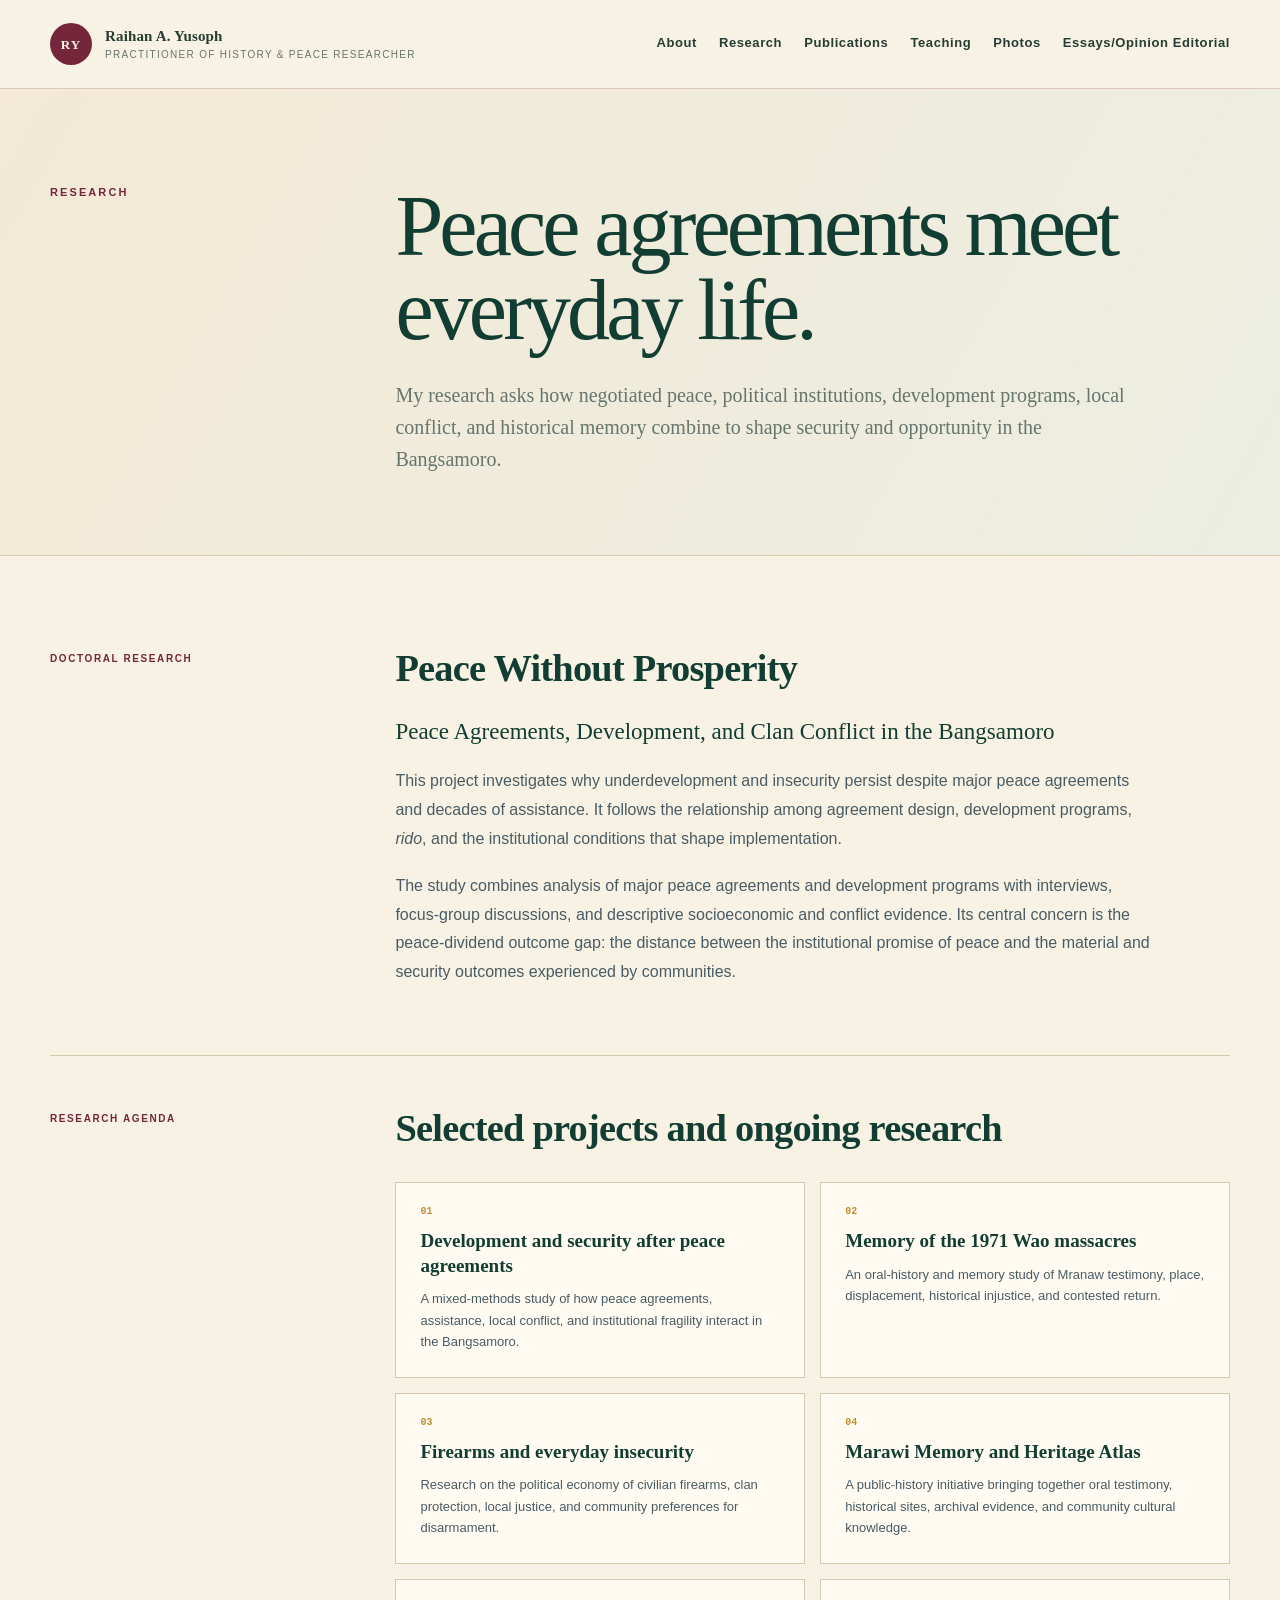
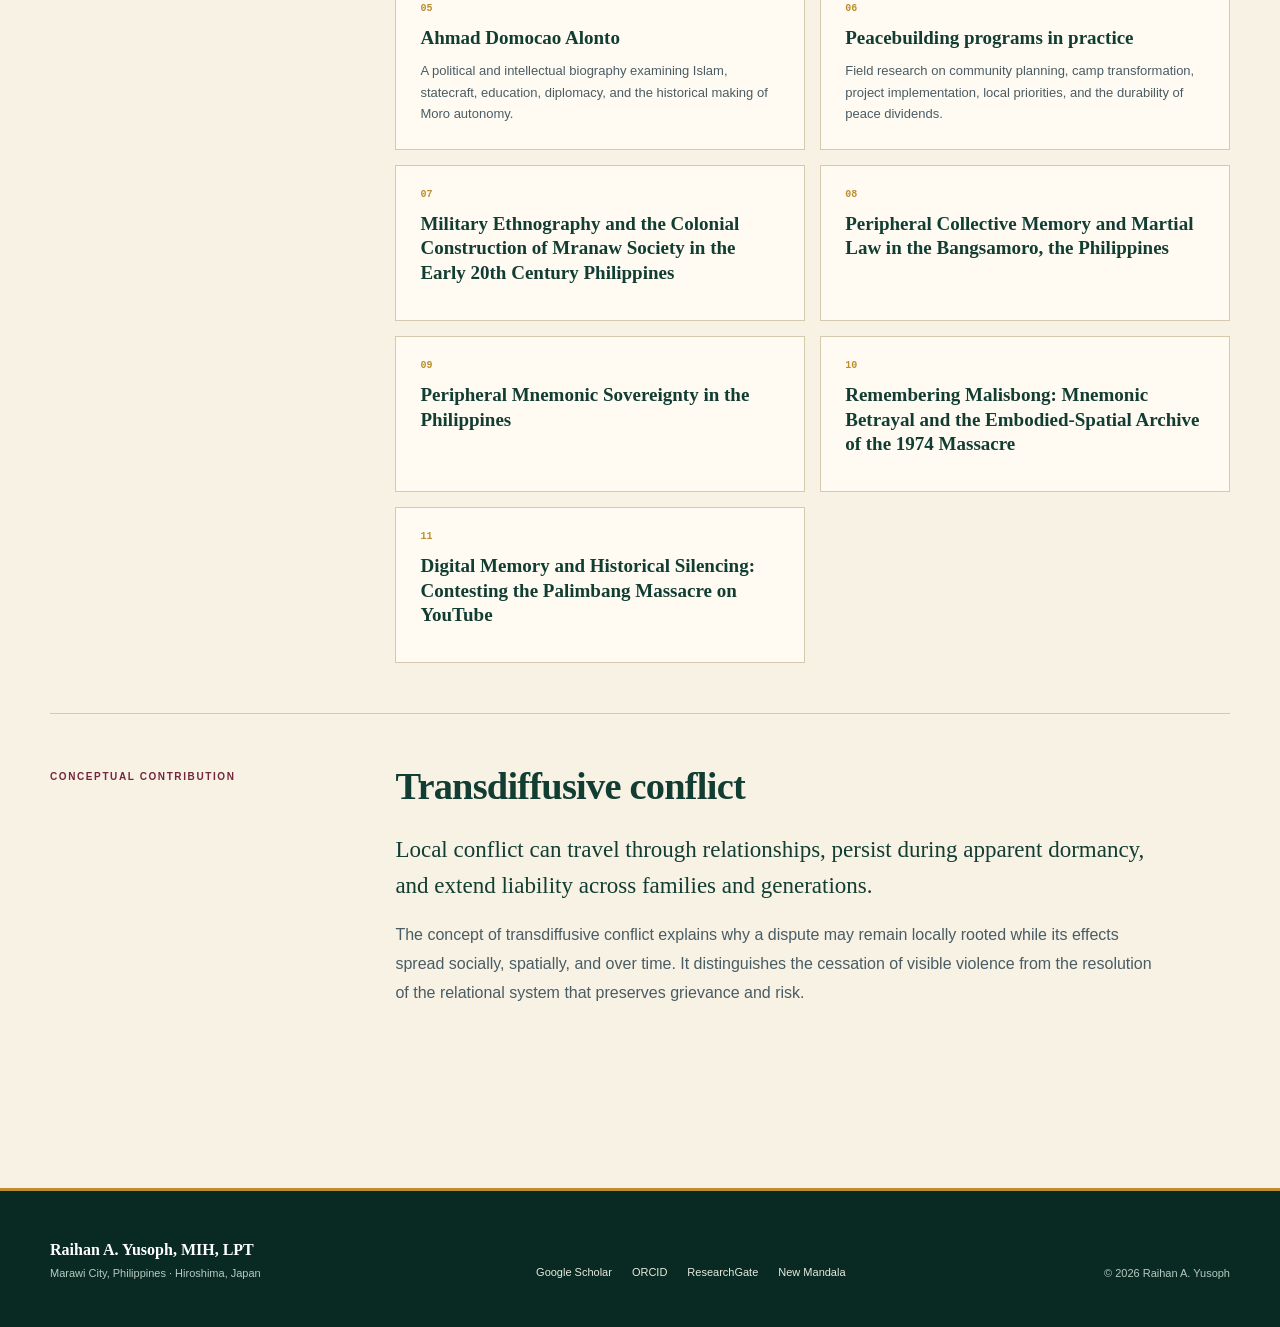
<file: research/index.html>
<!DOCTYPE html><html lang="en"><head><meta charSet="utf-8"/><meta name="viewport" content="width=device-width, initial-scale=1"/><link rel="stylesheet" href="/_next/static/chunks/0f7p.vnqeiduh.css" data-precedence="next"/><link rel="preload" as="script" fetchPriority="low" href="/_next/static/chunks/15xrurgzs99gv.js"/><script src="/_next/static/chunks/0dgq26a5_oy.a.js" async=""></script><script src="/_next/static/chunks/07lhk_q6pmm3r.js" async=""></script><script src="/_next/static/chunks/0au83~zq0~0pf.js" async=""></script><script src="/_next/static/chunks/turbopack-07ur8f85nectq.js" async=""></script><script src="/_next/static/chunks/01xlw8hd842-c.js" async=""></script><script src="/_next/static/chunks/0d3shmwh5_nmn.js" async=""></script><script src="/_next/static/chunks/0ka051yepewro.js" async=""></script><title>Research | Raihan A. Yusoph</title><meta name="description" content="Raihan A. Yusoph’s research on the Bangsamoro, post-agreement development, conflict, memory, and political history."/><meta name="author" content="Raihan A. Yusoph"/><meta name="keywords" content="Raihan A. Yusoph,Bangsamoro studies,Mindanao history,peace and conflict studies,Mranaw history"/><link rel="shortcut icon" href="/favicon.svg"/><link rel="icon" href="/favicon.svg"/><script src="/_next/static/chunks/03~yq9q893hmn.js" noModule=""></script><link rel="manifest" href="/manifest.json"><script src="https://cdn.onesignal.com/sdks/web/v16/OneSignalSDK.page.js" defer></script><script>window.OneSignalDeferred=window.OneSignalDeferred||[];OneSignalDeferred.push(async function(OneSignal){await OneSignal.init({appId:"836516d0-21d1-40c5-bd5f-00081e5593fd",notifyButton:{enable:true,size:"medium",position:"bottom-right",showCredit:false,text:{"launcher.button.aria-label":"Subscribe to website updates","tip.state.unsubscribed":"Subscribe to website updates","tip.state.subscribed":"You are subscribed to website updates","tip.state.blocked":"Notifications are blocked","message.prenotify":"Receive notifications when this website is updated","message.action.subscribed":"Thank you for subscribing!","message.action.resubscribed":"You are subscribed to website updates","message.action.unsubscribed":"You will no longer receive website updates","dialog.main.title":"Website notifications","dialog.main.button.subscribe":"SUBSCRIBE","dialog.main.button.unsubscribe":"UNSUBSCRIBE","dialog.blocked.title":"Unblock notifications","dialog.blocked.message":"Follow your browser instructions to allow notifications."},colors:{"circle.background":"#6f1025","circle.foreground":"#f2c66d","badge.background":"#1f4b3a","badge.foreground":"#ffffff","badge.bordercolor":"#f2c66d","pulse.color":"#f2c66d","dialog.button.background":"#6f1025","dialog.button.background.hovering":"#54101f","dialog.button.background.active":"#3f0c18","dialog.button.foreground":"#ffffff"}}});});</script></head><body><div hidden=""><!--$--><!--/$--></div><div class="site-shell"><header class="site-header"><div class="header-inner"><a class="brand" aria-label="Raihan A. Yusoph, home" href="/"><span class="brand-mark">RY</span><span class="brand-name">Raihan A. Yusoph<small>Practitioner of History &amp; peace researcher</small></span></a><nav aria-label="Primary navigation"><a href="/about/">About</a><a href="/research/">Research</a><a href="/publications/">Publications</a><a href="/teaching/">Teaching</a><a href="/gallery/">Photos</a><a href="/essays/">Essays/Opinion Editorial</a></nav></div></header><main><section class="page-hero"><div class="content-grid page-hero-grid"><p class="eyebrow">Research</p><div><h1>Peace agreements meet everyday life.</h1><p class="lede">My research asks how negotiated peace, political institutions, development programs, local conflict, and historical memory combine to shape security and opportunity in the Bangsamoro.</p></div></div></section><div class="content-grid page-body"><section class="page-section" id="doctoral-research"><p class="page-label">Doctoral research</p><div class="prose"><h2>Peace Without Prosperity</h2><p class="large-copy">Peace Agreements, Development, and Clan Conflict in the Bangsamoro</p><p>This project investigates why underdevelopment and insecurity persist despite major peace agreements and decades of assistance. It follows the relationship among agreement design, development programs,<em> rido</em>, and the institutional conditions that shape implementation.</p><p>The study combines analysis of major peace agreements and development programs with interviews, focus-group discussions, and descriptive socioeconomic and conflict evidence. Its central concern is the peace-dividend outcome gap: the distance between the institutional promise of peace and the material and security outcomes experienced by communities.</p></div></section><section class="page-section"><p class="page-label">Research agenda</p><div class="prose"><h2>Selected projects and ongoing research</h2><div class="detail-list"><article class="detail-card"><span>01</span><h3>Development and security after peace agreements</h3><p>A mixed-methods study of how peace agreements, assistance, local conflict, and institutional fragility interact in the Bangsamoro.</p></article><article class="detail-card"><span>02</span><h3>Memory of the 1971 Wao massacres</h3><p>An oral-history and memory study of Mranaw testimony, place, displacement, historical injustice, and contested return.</p></article><article class="detail-card"><span>03</span><h3>Firearms and everyday insecurity</h3><p>Research on the political economy of civilian firearms, clan protection, local justice, and community preferences for disarmament.</p></article><article class="detail-card"><span>04</span><h3>Marawi Memory and Heritage Atlas</h3><p>A public-history initiative bringing together oral testimony, historical sites, archival evidence, and community cultural knowledge.</p></article><article class="detail-card"><span>05</span><h3>Ahmad Domocao Alonto</h3><p>A political and intellectual biography examining Islam, statecraft, education, diplomacy, and the historical making of Moro autonomy.</p></article><article class="detail-card"><span>06</span><h3>Peacebuilding programs in practice</h3><p>Field research on community planning, camp transformation, project implementation, local priorities, and the durability of peace dividends.</p></article><article class="detail-card"><span>07</span><h3>Military Ethnography and the Colonial Construction of Mranaw Society in the Early 20th Century Philippines</h3></article><article class="detail-card"><span>08</span><h3>Peripheral Collective Memory and Martial Law in the Bangsamoro, the Philippines</h3></article><article class="detail-card"><span>09</span><h3>Peripheral Mnemonic Sovereignty in the Philippines</h3></article><article class="detail-card"><span>10</span><h3>Remembering Malisbong: Mnemonic Betrayal and the Embodied-Spatial Archive of the 1974 Massacre</h3></article><article class="detail-card"><span>11</span><h3>Digital Memory and Historical Silencing: Contesting the Palimbang Massacre on YouTube</h3></article></div></div></section><section class="page-section"><p class="page-label">Conceptual contribution</p><div class="prose"><h2>Transdiffusive conflict</h2><p class="large-copy">Local conflict can travel through relationships, persist during apparent dormancy, and extend liability across families and generations.</p><p>The concept of transdiffusive conflict explains why a dispute may remain locally rooted while its effects spread socially, spatially, and over time. It distinguishes the cessation of visible violence from the resolution of the relational system that preserves grievance and risk.</p></div></section></div></main><footer class="site-footer"><div class="content-grid footer-grid"><div><p class="footer-name">Raihan A. Yusoph, MIH, LPT</p><p>Marawi City, Philippines · Hiroshima, Japan</p></div><div class="footer-links" aria-label="Academic profiles"><a href="https://scholar.google.com/citations?hl=en&amp;user=7pfpm74AAAAJ" rel="noreferrer" target="_blank">Google Scholar</a><a href="https://orcid.org/0000-0001-9791-6979" rel="noreferrer" target="_blank">ORCID</a><a href="https://www.researchgate.net/profile/Raihan-Yusoph" rel="noreferrer" target="_blank">ResearchGate</a><a href="https://www.newmandala.org/author/raihanyusoph/" rel="noreferrer" target="_blank">New Mandala</a></div><p class="footer-note">© <!-- -->2026<!-- --> Raihan A. Yusoph</p></div></footer></div><!--$--><!--/$--><script src="/_next/static/chunks/15xrurgzs99gv.js" id="_R_" async=""></script><script>(self.__next_f=self.__next_f||[]).push([0])</script><script>self.__next_f.push([1,"1:\"$Sreact.fragment\"\n2:I[39756,[\"/_next/static/chunks/01xlw8hd842-c.js\",\"/_next/static/chunks/0d3shmwh5_nmn.js\"],\"default\"]\n3:I[37457,[\"/_next/static/chunks/01xlw8hd842-c.js\",\"/_next/static/chunks/0d3shmwh5_nmn.js\"],\"default\"]\n4:I[22016,[\"/_next/static/chunks/01xlw8hd842-c.js\",\"/_next/static/chunks/0d3shmwh5_nmn.js\",\"/_next/static/chunks/0ka051yepewro.js\"],\"\"]\nc:I[68027,[\"/_next/static/chunks/01xlw8hd842-c.js\",\"/_next/static/chunks/0d3shmwh5_nmn.js\"],\"default\",1]\n:HL[\"/_next/static/chunks/0f7p.vnqeiduh.css\",\"style\"]\n"])</script><script>self.__next_f.push([1,"0:{\"P\":null,\"c\":[\"\",\"research\",\"\"],\"q\":\"\",\"i\":false,\"f\":[[[\"\",{\"children\":[\"research\",{\"children\":[\"__PAGE__\",{}]}]},\"$undefined\",\"$undefined\",16],[[\"$\",\"$1\",\"c\",{\"children\":[[[\"$\",\"link\",\"0\",{\"rel\":\"stylesheet\",\"href\":\"/_next/static/chunks/0f7p.vnqeiduh.css\",\"precedence\":\"next\",\"crossOrigin\":\"$undefined\",\"nonce\":\"$undefined\"}],[\"$\",\"script\",\"script-0\",{\"src\":\"/_next/static/chunks/01xlw8hd842-c.js\",\"async\":true,\"nonce\":\"$undefined\"}],[\"$\",\"script\",\"script-1\",{\"src\":\"/_next/static/chunks/0d3shmwh5_nmn.js\",\"async\":true,\"nonce\":\"$undefined\"}]],[\"$\",\"html\",null,{\"lang\":\"en\",\"children\":[\"$\",\"body\",null,{\"children\":[\"$\",\"$L2\",null,{\"parallelRouterKey\":\"children\",\"error\":\"$undefined\",\"errorStyles\":\"$undefined\",\"errorScripts\":\"$undefined\",\"template\":[\"$\",\"$L3\",null,{}],\"templateStyles\":\"$undefined\",\"templateScripts\":\"$undefined\",\"notFound\":[[[\"$\",\"title\",null,{\"children\":\"404: This page could not be found.\"}],[\"$\",\"div\",null,{\"style\":{\"fontFamily\":\"system-ui,\\\"Segoe UI\\\",Roboto,Helvetica,Arial,sans-serif,\\\"Apple Color Emoji\\\",\\\"Segoe UI Emoji\\\"\",\"height\":\"100vh\",\"textAlign\":\"center\",\"display\":\"flex\",\"flexDirection\":\"column\",\"alignItems\":\"center\",\"justifyContent\":\"center\"},\"children\":[\"$\",\"div\",null,{\"children\":[[\"$\",\"style\",null,{\"dangerouslySetInnerHTML\":{\"__html\":\"body{color:#000;background:#fff;margin:0}.next-error-h1{border-right:1px solid rgba(0,0,0,.3)}@media (prefers-color-scheme:dark){body{color:#fff;background:#000}.next-error-h1{border-right:1px solid rgba(255,255,255,.3)}}\"}}],[\"$\",\"h1\",null,{\"className\":\"next-error-h1\",\"style\":{\"display\":\"inline-block\",\"margin\":\"0 20px 0 0\",\"padding\":\"0 23px 0 0\",\"fontSize\":24,\"fontWeight\":500,\"verticalAlign\":\"top\",\"lineHeight\":\"49px\"},\"children\":404}],[\"$\",\"div\",null,{\"style\":{\"display\":\"inline-block\"},\"children\":[\"$\",\"h2\",null,{\"style\":{\"fontSize\":14,\"fontWeight\":400,\"lineHeight\":\"49px\",\"margin\":0},\"children\":\"This page could not be found.\"}]}]]}]}]],[]],\"forbidden\":\"$undefined\",\"unauthorized\":\"$undefined\"}]}]}]]}],{\"children\":[[\"$\",\"$1\",\"c\",{\"children\":[null,[\"$\",\"$L2\",null,{\"parallelRouterKey\":\"children\",\"error\":\"$undefined\",\"errorStyles\":\"$undefined\",\"errorScripts\":\"$undefined\",\"template\":[\"$\",\"$L3\",null,{}],\"templateStyles\":\"$undefined\",\"templateScripts\":\"$undefined\",\"notFound\":\"$undefined\",\"forbidden\":\"$undefined\",\"unauthorized\":\"$undefined\"}]]}],{\"children\":[[\"$\",\"$1\",\"c\",{\"children\":[[\"$\",\"div\",null,{\"className\":\"site-shell\",\"children\":[[\"$\",\"header\",null,{\"className\":\"site-header\",\"children\":[\"$\",\"div\",null,{\"className\":\"header-inner\",\"children\":[[\"$\",\"$L4\",null,{\"className\":\"brand\",\"href\":\"/\",\"aria-label\":\"Raihan A. Yusoph, home\",\"children\":[[\"$\",\"span\",null,{\"className\":\"brand-mark\",\"children\":\"RY\"}],[\"$\",\"span\",null,{\"className\":\"brand-name\",\"children\":[\"Raihan A. Yusoph\",[\"$\",\"small\",null,{\"children\":\"Practitioner of History \u0026 peace researcher\"}]]}]]}],[\"$\",\"nav\",null,{\"aria-label\":\"Primary navigation\",\"children\":[[\"$\",\"$L4\",\"/about\",{\"href\":\"/about\",\"children\":\"About\"}],[\"$\",\"$L4\",\"/research\",{\"href\":\"/research\",\"children\":\"Research\"}],[\"$\",\"$L4\",\"/publications\",{\"href\":\"/publications\",\"children\":\"Publications\"}],[\"$\",\"$L4\",\"/teaching\",{\"href\":\"/teaching\",\"children\":\"Teaching\"}],[\"$\",\"$L4\",\"/gallery\",{\"href\":\"/gallery\",\"children\":\"Photos\"}],[\"$\",\"$L4\",\"/essays\",{\"href\":\"/essays\",\"children\":\"Essays/Opinion Editorial\"}]]}]]}]}],[\"$\",\"main\",null,{\"children\":[[\"$\",\"section\",null,{\"className\":\"page-hero\",\"children\":[\"$\",\"div\",null,{\"className\":\"content-grid page-hero-grid\",\"children\":[[\"$\",\"p\",null,{\"className\":\"eyebrow\",\"children\":\"Research\"}],[\"$\",\"div\",null,{\"children\":[[\"$\",\"h1\",null,{\"children\":\"Peace agreements meet everyday life.\"}],[\"$\",\"p\",null,{\"className\":\"lede\",\"children\":\"My research asks how negotiated peace, political institutions, development programs, local conflict, and historical memory combine to shape security and opportunity in the Bangsamoro.\"}]]}]]}]}],[\"$\",\"div\",null,{\"className\":\"content-grid page-body\",\"children\":[[\"$\",\"section\",null,{\"className\":\"page-section\",\"id\":\"doctoral-research\",\"children\":[[\"$\",\"p\",null,{\"className\":\"page-label\",\"children\":\"Doctoral research\"}],[\"$\",\"div\",null,{\"className\":\"prose\",\"children\":[[\"$\",\"h2\",null,{\"children\":\"Peace Without Prosperity\"}],[\"$\",\"p\",null,{\"className\":\"large-copy\",\"children\":\"Peace Agreements, Development, and Clan Conflict in the Bangsamoro\"}],[\"$\",\"p\",null,{\"children\":[\"This project investigates why underdevelopment and insecurity persist despite major peace agreements and decades of assistance. It follows the relationship among agreement design, development programs,\",[\"$\",\"em\",null,{\"children\":\" rido\"}],\", and the institutional conditions that shape implementation.\"]}],[\"$\",\"p\",null,{\"children\":\"The study combines analysis of major peace agreements and development programs with interviews, focus-group discussions, and descriptive socioeconomic and conflict evidence. Its central concern is the peace-dividend outcome gap: the distance between the institutional promise of peace and the material and security outcomes experienced by communities.\"}]]}]]}],\"$L5\",\"$L6\"]}]]}],\"$L7\"]}],[\"$L8\"],\"$L9\"]}],{},null,false,null]},null,false,\"$@a\"]},null,false,null],\"$Lb\",false]],\"m\":\"$undefined\",\"G\":[\"$c\",[\"$Ld\"]],\"S\":true,\"h\":null,\"s\":\"$undefined\",\"l\":\"$undefined\",\"p\":\"$undefined\",\"d\":\"$undefined\",\"b\":\"VaMcCjoR2oV2tYl_lMdZY\"}\n"])</script><script>self.__next_f.push([1,"e:I[97367,[\"/_next/static/chunks/01xlw8hd842-c.js\",\"/_next/static/chunks/0d3shmwh5_nmn.js\"],\"OutletBoundary\"]\nf:\"$Sreact.suspense\"\n12:I[97367,[\"/_next/static/chunks/01xlw8hd842-c.js\",\"/_next/static/chunks/0d3shmwh5_nmn.js\"],\"ViewportBoundary\"]\n14:I[97367,[\"/_next/static/chunks/01xlw8hd842-c.js\",\"/_next/static/chunks/0d3shmwh5_nmn.js\"],\"MetadataBoundary\"]\n"])</script><script>self.__next_f.push([1,"5:[\"$\",\"section\",null,{\"className\":\"page-section\",\"children\":[[\"$\",\"p\",null,{\"className\":\"page-label\",\"children\":\"Research agenda\"}],[\"$\",\"div\",null,{\"className\":\"prose\",\"children\":[[\"$\",\"h2\",null,{\"children\":\"Selected projects and ongoing research\"}],[\"$\",\"div\",null,{\"className\":\"detail-list\",\"children\":[[\"$\",\"article\",\"01\",{\"className\":\"detail-card\",\"children\":[[\"$\",\"span\",null,{\"children\":\"01\"}],[\"$\",\"h3\",null,{\"children\":\"Development and security after peace agreements\"}],[\"$\",\"p\",null,{\"children\":\"A mixed-methods study of how peace agreements, assistance, local conflict, and institutional fragility interact in the Bangsamoro.\"}]]}],[\"$\",\"article\",\"02\",{\"className\":\"detail-card\",\"children\":[[\"$\",\"span\",null,{\"children\":\"02\"}],[\"$\",\"h3\",null,{\"children\":\"Memory of the 1971 Wao massacres\"}],[\"$\",\"p\",null,{\"children\":\"An oral-history and memory study of Mranaw testimony, place, displacement, historical injustice, and contested return.\"}]]}],[\"$\",\"article\",\"03\",{\"className\":\"detail-card\",\"children\":[[\"$\",\"span\",null,{\"children\":\"03\"}],[\"$\",\"h3\",null,{\"children\":\"Firearms and everyday insecurity\"}],[\"$\",\"p\",null,{\"children\":\"Research on the political economy of civilian firearms, clan protection, local justice, and community preferences for disarmament.\"}]]}],[\"$\",\"article\",\"04\",{\"className\":\"detail-card\",\"children\":[[\"$\",\"span\",null,{\"children\":\"04\"}],[\"$\",\"h3\",null,{\"children\":\"Marawi Memory and Heritage Atlas\"}],[\"$\",\"p\",null,{\"children\":\"A public-history initiative bringing together oral testimony, historical sites, archival evidence, and community cultural knowledge.\"}]]}],[\"$\",\"article\",\"05\",{\"className\":\"detail-card\",\"children\":[[\"$\",\"span\",null,{\"children\":\"05\"}],[\"$\",\"h3\",null,{\"children\":\"Ahmad Domocao Alonto\"}],[\"$\",\"p\",null,{\"children\":\"A political and intellectual biography examining Islam, statecraft, education, diplomacy, and the historical making of Moro autonomy.\"}]]}],[\"$\",\"article\",\"06\",{\"className\":\"detail-card\",\"children\":[[\"$\",\"span\",null,{\"children\":\"06\"}],[\"$\",\"h3\",null,{\"children\":\"Peacebuilding programs in practice\"}],[\"$\",\"p\",null,{\"children\":\"Field research on community planning, camp transformation, project implementation, local priorities, and the durability of peace dividends.\"}]]}],[\"$\",\"article\",\"07\",{\"className\":\"detail-card\",\"children\":[[\"$\",\"span\",null,{\"children\":\"07\"}],[\"$\",\"h3\",null,{\"children\":\"Military Ethnography and the Colonial Construction of Mranaw Society in the Early 20th Century Philippines\"}],\"\"]}],[\"$\",\"article\",\"08\",{\"className\":\"detail-card\",\"children\":[[\"$\",\"span\",null,{\"children\":\"08\"}],[\"$\",\"h3\",null,{\"children\":\"Peripheral Collective Memory and Martial Law in the Bangsamoro, the Philippines\"}],\"\"]}],[\"$\",\"article\",\"09\",{\"className\":\"detail-card\",\"children\":[[\"$\",\"span\",null,{\"children\":\"09\"}],[\"$\",\"h3\",null,{\"children\":\"Peripheral Mnemonic Sovereignty in the Philippines\"}],\"\"]}],[\"$\",\"article\",\"10\",{\"className\":\"detail-card\",\"children\":[[\"$\",\"span\",null,{\"children\":\"10\"}],[\"$\",\"h3\",null,{\"children\":\"Remembering Malisbong: Mnemonic Betrayal and the Embodied-Spatial Archive of the 1974 Massacre\"}],\"\"]}],[\"$\",\"article\",\"11\",{\"className\":\"detail-card\",\"children\":[[\"$\",\"span\",null,{\"children\":\"11\"}],[\"$\",\"h3\",null,{\"children\":\"Digital Memory and Historical Silencing: Contesting the Palimbang Massacre on YouTube\"}],\"\"]}]]}]]}]]}]\n"])</script><script>self.__next_f.push([1,"6:[\"$\",\"section\",null,{\"className\":\"page-section\",\"children\":[[\"$\",\"p\",null,{\"className\":\"page-label\",\"children\":\"Conceptual contribution\"}],[\"$\",\"div\",null,{\"className\":\"prose\",\"children\":[[\"$\",\"h2\",null,{\"children\":\"Transdiffusive conflict\"}],[\"$\",\"p\",null,{\"className\":\"large-copy\",\"children\":\"Local conflict can travel through relationships, persist during apparent dormancy, and extend liability across families and generations.\"}],[\"$\",\"p\",null,{\"children\":\"The concept of transdiffusive conflict explains why a dispute may remain locally rooted while its effects spread socially, spatially, and over time. It distinguishes the cessation of visible violence from the resolution of the relational system that preserves grievance and risk.\"}]]}]]}]\n7:[\"$\",\"footer\",null,{\"className\":\"site-footer\",\"children\":[\"$\",\"div\",null,{\"className\":\"content-grid footer-grid\",\"children\":[[\"$\",\"div\",null,{\"children\":[[\"$\",\"p\",null,{\"className\":\"footer-name\",\"children\":\"Raihan A. Yusoph, MIH, LPT\"}],[\"$\",\"p\",null,{\"children\":\"Marawi City, Philippines · Hiroshima, Japan\"}]]}],[\"$\",\"div\",null,{\"className\":\"footer-links\",\"aria-label\":\"Academic profiles\",\"children\":[[\"$\",\"a\",\"Google Scholar\",{\"href\":\"https://scholar.google.com/citations?hl=en\u0026user=7pfpm74AAAAJ\",\"rel\":\"noreferrer\",\"target\":\"_blank\",\"children\":\"Google Scholar\"}],[\"$\",\"a\",\"ORCID\",{\"href\":\"https://orcid.org/0000-0001-9791-6979\",\"rel\":\"noreferrer\",\"target\":\"_blank\",\"children\":\"ORCID\"}],[\"$\",\"a\",\"ResearchGate\",{\"href\":\"https://www.researchgate.net/profile/Raihan-Yusoph\",\"rel\":\"noreferrer\",\"target\":\"_blank\",\"children\":\"ResearchGate\"}],[\"$\",\"a\",\"New Mandala\",{\"href\":\"https://www.newmandala.org/author/raihanyusoph/\",\"rel\":\"noreferrer\",\"target\":\"_blank\",\"children\":\"New Mandala\"}]]}],[\"$\",\"p\",null,{\"className\":\"footer-note\",\"children\":[\"© \",2026,\" Raihan A. Yusoph\"]}]]}]}]\n8:[\"$\",\"script\",\"script-0\",{\"src\":\"/_next/static/chunks/0ka051yepewro.js\",\"async\":true,\"nonce\":\"$undefined\"}]\n9:[\"$\",\"$Le\",null,{\"children\":[\"$\",\"$f\",null,{\"name\":\"Next.MetadataOutlet\",\"children\":\"$@10\"}]}]\n11:[]\na:\"$W11\"\nb:[\"$\",\"$1\",\"h\",{\"children\":[null,[\"$\",\"$L12\",null,{\"children\":\"$L13\"}],[\"$\",\"div\",null,{\"hidden\":true,\"children\":[\"$\",\"$L14\",null,{\"children\":[\"$\",\"$f\",null,{\"name\":\"Next.Metadata\",\"children\":\"$L15\"}]}]}],null]}]\nd:[\"$\",\"link\",\"0\",{\"rel\":\"stylesheet\",\"href\":\"/_next/static/chunks/0f7p.vnqeiduh.css\",\"precedence\":\"next\",\"crossOrigin\":\"$undefined\",\"nonce\":\"$undefined\"}]\n"])</script><script>self.__next_f.push([1,"13:[[\"$\",\"meta\",\"0\",{\"charSet\":\"utf-8\"}],[\"$\",\"meta\",\"1\",{\"name\":\"viewport\",\"content\":\"width=device-width, initial-scale=1\"}]]\n"])</script><script>self.__next_f.push([1,"16:I[27201,[\"/_next/static/chunks/01xlw8hd842-c.js\",\"/_next/static/chunks/0d3shmwh5_nmn.js\"],\"IconMark\"]\n10:null\n15:[[\"$\",\"title\",\"0\",{\"children\":\"Research | Raihan A. Yusoph\"}],[\"$\",\"meta\",\"1\",{\"name\":\"description\",\"content\":\"Raihan A. Yusoph’s research on the Bangsamoro, post-agreement development, conflict, memory, and political history.\"}],[\"$\",\"meta\",\"2\",{\"name\":\"author\",\"content\":\"Raihan A. Yusoph\"}],[\"$\",\"meta\",\"3\",{\"name\":\"keywords\",\"content\":\"Raihan A. Yusoph,Bangsamoro studies,Mindanao history,peace and conflict studies,Mranaw history\"}],[\"$\",\"link\",\"4\",{\"rel\":\"shortcut icon\",\"href\":\"/favicon.svg\"}],[\"$\",\"link\",\"5\",{\"rel\":\"icon\",\"href\":\"/favicon.svg\"}],[\"$\",\"$L16\",\"6\",{}]]\n"])</script></body></html>
</file>
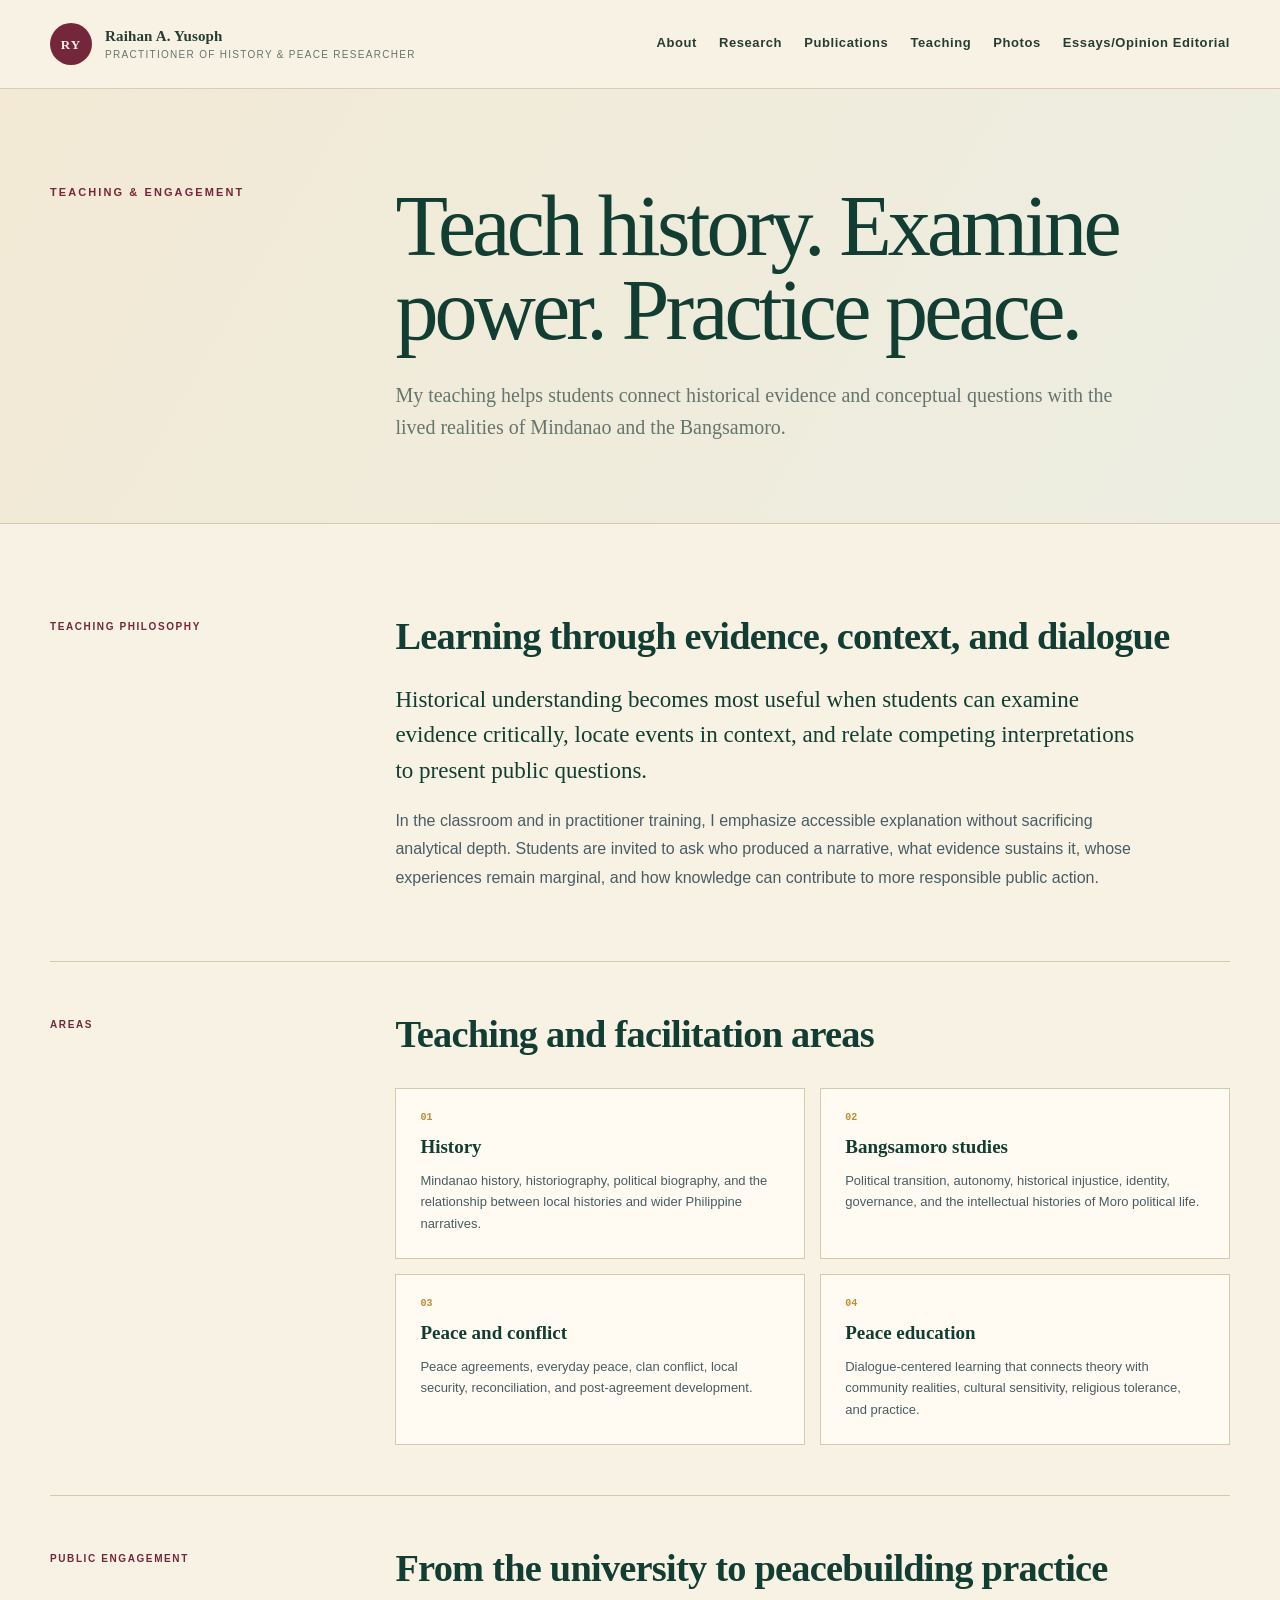
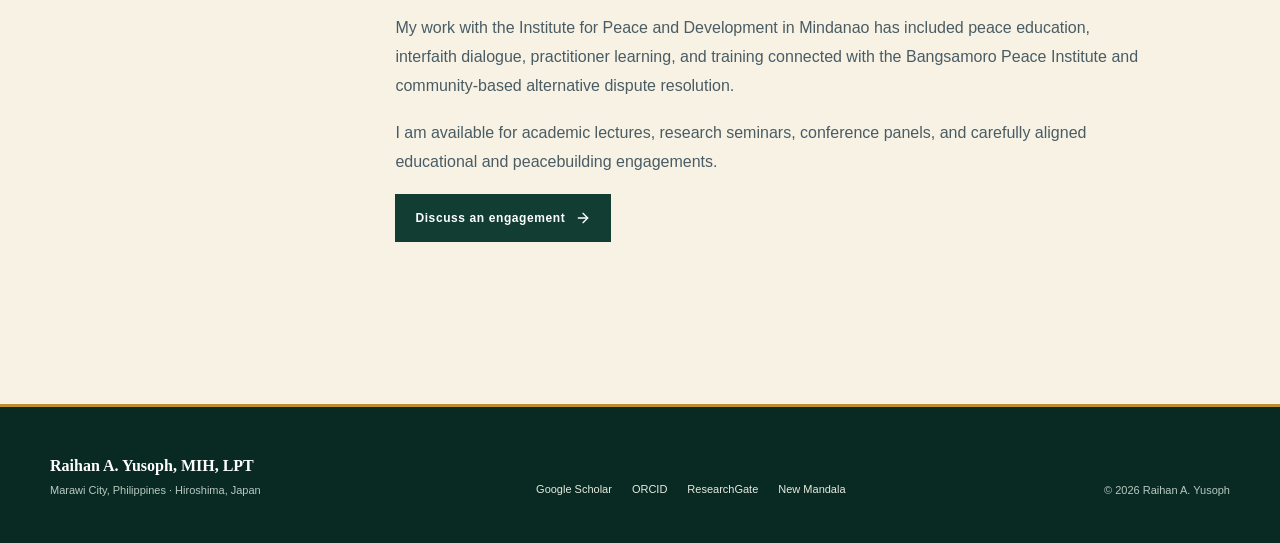
<file: teaching/index.html>
<!DOCTYPE html><html lang="en"><head><meta charSet="utf-8"/><meta name="viewport" content="width=device-width, initial-scale=1"/><link rel="stylesheet" href="/_next/static/chunks/0f7p.vnqeiduh.css" data-precedence="next"/><link rel="preload" as="script" fetchPriority="low" href="/_next/static/chunks/15xrurgzs99gv.js"/><script src="/_next/static/chunks/0dgq26a5_oy.a.js" async=""></script><script src="/_next/static/chunks/07lhk_q6pmm3r.js" async=""></script><script src="/_next/static/chunks/0au83~zq0~0pf.js" async=""></script><script src="/_next/static/chunks/turbopack-07ur8f85nectq.js" async=""></script><script src="/_next/static/chunks/01xlw8hd842-c.js" async=""></script><script src="/_next/static/chunks/0d3shmwh5_nmn.js" async=""></script><script src="/_next/static/chunks/0s7e_195_1~m9.js" async=""></script><title>Teaching | Raihan A. Yusoph</title><meta name="description" content="Teaching and public engagement by Raihan A. Yusoph in history, Bangsamoro studies, and peace education."/><meta name="author" content="Raihan A. Yusoph"/><meta name="keywords" content="Raihan A. Yusoph,Bangsamoro studies,Mindanao history,peace and conflict studies,Mranaw history"/><link rel="shortcut icon" href="/favicon.svg"/><link rel="icon" href="/favicon.svg"/><script src="/_next/static/chunks/03~yq9q893hmn.js" noModule=""></script><link rel="manifest" href="/manifest.json"><script src="https://cdn.onesignal.com/sdks/web/v16/OneSignalSDK.page.js" defer></script><script>window.OneSignalDeferred=window.OneSignalDeferred||[];OneSignalDeferred.push(async function(OneSignal){await OneSignal.init({appId:"836516d0-21d1-40c5-bd5f-00081e5593fd",notifyButton:{enable:true,size:"medium",position:"bottom-right",showCredit:false,text:{"launcher.button.aria-label":"Subscribe to website updates","tip.state.unsubscribed":"Subscribe to website updates","tip.state.subscribed":"You are subscribed to website updates","tip.state.blocked":"Notifications are blocked","message.prenotify":"Receive notifications when this website is updated","message.action.subscribed":"Thank you for subscribing!","message.action.resubscribed":"You are subscribed to website updates","message.action.unsubscribed":"You will no longer receive website updates","dialog.main.title":"Website notifications","dialog.main.button.subscribe":"SUBSCRIBE","dialog.main.button.unsubscribe":"UNSUBSCRIBE","dialog.blocked.title":"Unblock notifications","dialog.blocked.message":"Follow your browser instructions to allow notifications."},colors:{"circle.background":"#6f1025","circle.foreground":"#f2c66d","badge.background":"#1f4b3a","badge.foreground":"#ffffff","badge.bordercolor":"#f2c66d","pulse.color":"#f2c66d","dialog.button.background":"#6f1025","dialog.button.background.hovering":"#54101f","dialog.button.background.active":"#3f0c18","dialog.button.foreground":"#ffffff"}}});});</script></head><body><div hidden=""><!--$--><!--/$--></div><div class="site-shell"><header class="site-header"><div class="header-inner"><a class="brand" aria-label="Raihan A. Yusoph, home" href="/"><span class="brand-mark">RY</span><span class="brand-name">Raihan A. Yusoph<small>Practitioner of History &amp; peace researcher</small></span></a><nav aria-label="Primary navigation"><a href="/about/">About</a><a href="/research/">Research</a><a href="/publications/">Publications</a><a href="/teaching/">Teaching</a><a href="/gallery/">Photos</a><a href="/essays/">Essays/Opinion Editorial</a></nav></div></header><main><section class="page-hero"><div class="content-grid page-hero-grid"><p class="eyebrow">Teaching &amp; engagement</p><div><h1>Teach history. Examine power. Practice peace.</h1><p class="lede">My teaching helps students connect historical evidence and conceptual questions with the lived realities of Mindanao and the Bangsamoro.</p></div></div></section><div class="content-grid page-body"><section class="page-section"><p class="page-label">Teaching philosophy</p><div class="prose"><h2>Learning through evidence, context, and dialogue</h2><p class="large-copy">Historical understanding becomes most useful when students can examine evidence critically, locate events in context, and relate competing interpretations to present public questions.</p><p>In the classroom and in practitioner training, I emphasize accessible explanation without sacrificing analytical depth. Students are invited to ask who produced a narrative, what evidence sustains it, whose experiences remain marginal, and how knowledge can contribute to more responsible public action.</p></div></section><section class="page-section"><p class="page-label">Areas</p><div class="prose"><h2>Teaching and facilitation areas</h2><div class="detail-list"><article class="detail-card"><span>0<!-- -->1</span><h3>History</h3><p>Mindanao history, historiography, political biography, and the relationship between local histories and wider Philippine narratives.</p></article><article class="detail-card"><span>0<!-- -->2</span><h3>Bangsamoro studies</h3><p>Political transition, autonomy, historical injustice, identity, governance, and the intellectual histories of Moro political life.</p></article><article class="detail-card"><span>0<!-- -->3</span><h3>Peace and conflict</h3><p>Peace agreements, everyday peace, clan conflict, local security, reconciliation, and post-agreement development.</p></article><article class="detail-card"><span>0<!-- -->4</span><h3>Peace education</h3><p>Dialogue-centered learning that connects theory with community realities, cultural sensitivity, religious tolerance, and practice.</p></article></div></div></section><section class="page-section"><p class="page-label">Public engagement</p><div class="prose"><h2>From the university to peacebuilding practice</h2><p>My work with the Institute for Peace and Development in Mindanao has included peace education, interfaith dialogue, practitioner learning, and training connected with the Bangsamoro Peace Institute and community-based alternative dispute resolution.</p><p>I am available for academic lectures, research seminars, conference panels, and carefully aligned educational and peacebuilding engagements.</p><a class="button button-primary" href="mailto:yusophraihan@gmail.com">Discuss an engagement <svg xmlns="http://www.w3.org/2000/svg" width="16" height="16" viewBox="0 0 24 24" fill="none" stroke="currentColor" stroke-width="2" stroke-linecap="round" stroke-linejoin="round" class="lucide lucide-arrow-right" aria-hidden="true"><path d="M5 12h14"></path><path d="m12 5 7 7-7 7"></path></svg></a></div></section></div></main><footer class="site-footer"><div class="content-grid footer-grid"><div><p class="footer-name">Raihan A. Yusoph, MIH, LPT</p><p>Marawi City, Philippines · Hiroshima, Japan</p></div><div class="footer-links" aria-label="Academic profiles"><a href="https://scholar.google.com/citations?hl=en&amp;user=7pfpm74AAAAJ" rel="noreferrer" target="_blank">Google Scholar</a><a href="https://orcid.org/0000-0001-9791-6979" rel="noreferrer" target="_blank">ORCID</a><a href="https://www.researchgate.net/profile/Raihan-Yusoph" rel="noreferrer" target="_blank">ResearchGate</a><a href="https://www.newmandala.org/author/raihanyusoph/" rel="noreferrer" target="_blank">New Mandala</a></div><p class="footer-note">© <!-- -->2026<!-- --> Raihan A. Yusoph</p></div></footer></div><!--$--><!--/$--><script src="/_next/static/chunks/15xrurgzs99gv.js" id="_R_" async=""></script><script>(self.__next_f=self.__next_f||[]).push([0])</script><script>self.__next_f.push([1,"1:\"$Sreact.fragment\"\n2:I[39756,[\"/_next/static/chunks/01xlw8hd842-c.js\",\"/_next/static/chunks/0d3shmwh5_nmn.js\"],\"default\"]\n3:I[37457,[\"/_next/static/chunks/01xlw8hd842-c.js\",\"/_next/static/chunks/0d3shmwh5_nmn.js\"],\"default\"]\n4:I[22016,[\"/_next/static/chunks/01xlw8hd842-c.js\",\"/_next/static/chunks/0d3shmwh5_nmn.js\",\"/_next/static/chunks/0s7e_195_1~m9.js\"],\"\"]\nc:I[68027,[\"/_next/static/chunks/01xlw8hd842-c.js\",\"/_next/static/chunks/0d3shmwh5_nmn.js\"],\"default\",1]\n:HL[\"/_next/static/chunks/0f7p.vnqeiduh.css\",\"style\"]\n"])</script><script>self.__next_f.push([1,"0:{\"P\":null,\"c\":[\"\",\"teaching\",\"\"],\"q\":\"\",\"i\":false,\"f\":[[[\"\",{\"children\":[\"teaching\",{\"children\":[\"__PAGE__\",{}]}]},\"$undefined\",\"$undefined\",16],[[\"$\",\"$1\",\"c\",{\"children\":[[[\"$\",\"link\",\"0\",{\"rel\":\"stylesheet\",\"href\":\"/_next/static/chunks/0f7p.vnqeiduh.css\",\"precedence\":\"next\",\"crossOrigin\":\"$undefined\",\"nonce\":\"$undefined\"}],[\"$\",\"script\",\"script-0\",{\"src\":\"/_next/static/chunks/01xlw8hd842-c.js\",\"async\":true,\"nonce\":\"$undefined\"}],[\"$\",\"script\",\"script-1\",{\"src\":\"/_next/static/chunks/0d3shmwh5_nmn.js\",\"async\":true,\"nonce\":\"$undefined\"}]],[\"$\",\"html\",null,{\"lang\":\"en\",\"children\":[\"$\",\"body\",null,{\"children\":[\"$\",\"$L2\",null,{\"parallelRouterKey\":\"children\",\"error\":\"$undefined\",\"errorStyles\":\"$undefined\",\"errorScripts\":\"$undefined\",\"template\":[\"$\",\"$L3\",null,{}],\"templateStyles\":\"$undefined\",\"templateScripts\":\"$undefined\",\"notFound\":[[[\"$\",\"title\",null,{\"children\":\"404: This page could not be found.\"}],[\"$\",\"div\",null,{\"style\":{\"fontFamily\":\"system-ui,\\\"Segoe UI\\\",Roboto,Helvetica,Arial,sans-serif,\\\"Apple Color Emoji\\\",\\\"Segoe UI Emoji\\\"\",\"height\":\"100vh\",\"textAlign\":\"center\",\"display\":\"flex\",\"flexDirection\":\"column\",\"alignItems\":\"center\",\"justifyContent\":\"center\"},\"children\":[\"$\",\"div\",null,{\"children\":[[\"$\",\"style\",null,{\"dangerouslySetInnerHTML\":{\"__html\":\"body{color:#000;background:#fff;margin:0}.next-error-h1{border-right:1px solid rgba(0,0,0,.3)}@media (prefers-color-scheme:dark){body{color:#fff;background:#000}.next-error-h1{border-right:1px solid rgba(255,255,255,.3)}}\"}}],[\"$\",\"h1\",null,{\"className\":\"next-error-h1\",\"style\":{\"display\":\"inline-block\",\"margin\":\"0 20px 0 0\",\"padding\":\"0 23px 0 0\",\"fontSize\":24,\"fontWeight\":500,\"verticalAlign\":\"top\",\"lineHeight\":\"49px\"},\"children\":404}],[\"$\",\"div\",null,{\"style\":{\"display\":\"inline-block\"},\"children\":[\"$\",\"h2\",null,{\"style\":{\"fontSize\":14,\"fontWeight\":400,\"lineHeight\":\"49px\",\"margin\":0},\"children\":\"This page could not be found.\"}]}]]}]}]],[]],\"forbidden\":\"$undefined\",\"unauthorized\":\"$undefined\"}]}]}]]}],{\"children\":[[\"$\",\"$1\",\"c\",{\"children\":[null,[\"$\",\"$L2\",null,{\"parallelRouterKey\":\"children\",\"error\":\"$undefined\",\"errorStyles\":\"$undefined\",\"errorScripts\":\"$undefined\",\"template\":[\"$\",\"$L3\",null,{}],\"templateStyles\":\"$undefined\",\"templateScripts\":\"$undefined\",\"notFound\":\"$undefined\",\"forbidden\":\"$undefined\",\"unauthorized\":\"$undefined\"}]]}],{\"children\":[[\"$\",\"$1\",\"c\",{\"children\":[[\"$\",\"div\",null,{\"className\":\"site-shell\",\"children\":[[\"$\",\"header\",null,{\"className\":\"site-header\",\"children\":[\"$\",\"div\",null,{\"className\":\"header-inner\",\"children\":[[\"$\",\"$L4\",null,{\"className\":\"brand\",\"href\":\"/\",\"aria-label\":\"Raihan A. Yusoph, home\",\"children\":[[\"$\",\"span\",null,{\"className\":\"brand-mark\",\"children\":\"RY\"}],[\"$\",\"span\",null,{\"className\":\"brand-name\",\"children\":[\"Raihan A. Yusoph\",[\"$\",\"small\",null,{\"children\":\"Practitioner of History \u0026 peace researcher\"}]]}]]}],[\"$\",\"nav\",null,{\"aria-label\":\"Primary navigation\",\"children\":[[\"$\",\"$L4\",\"/about\",{\"href\":\"/about\",\"children\":\"About\"}],[\"$\",\"$L4\",\"/research\",{\"href\":\"/research\",\"children\":\"Research\"}],[\"$\",\"$L4\",\"/publications\",{\"href\":\"/publications\",\"children\":\"Publications\"}],[\"$\",\"$L4\",\"/teaching\",{\"href\":\"/teaching\",\"children\":\"Teaching\"}],[\"$\",\"$L4\",\"/gallery\",{\"href\":\"/gallery\",\"children\":\"Photos\"}],[\"$\",\"$L4\",\"/essays\",{\"href\":\"/essays\",\"children\":\"Essays/Opinion Editorial\"}]]}]]}]}],[\"$\",\"main\",null,{\"children\":[[\"$\",\"section\",null,{\"className\":\"page-hero\",\"children\":[\"$\",\"div\",null,{\"className\":\"content-grid page-hero-grid\",\"children\":[[\"$\",\"p\",null,{\"className\":\"eyebrow\",\"children\":\"Teaching \u0026 engagement\"}],[\"$\",\"div\",null,{\"children\":[[\"$\",\"h1\",null,{\"children\":\"Teach history. Examine power. Practice peace.\"}],[\"$\",\"p\",null,{\"className\":\"lede\",\"children\":\"My teaching helps students connect historical evidence and conceptual questions with the lived realities of Mindanao and the Bangsamoro.\"}]]}]]}]}],[\"$\",\"div\",null,{\"className\":\"content-grid page-body\",\"children\":[[\"$\",\"section\",null,{\"className\":\"page-section\",\"children\":[[\"$\",\"p\",null,{\"className\":\"page-label\",\"children\":\"Teaching philosophy\"}],[\"$\",\"div\",null,{\"className\":\"prose\",\"children\":[[\"$\",\"h2\",null,{\"children\":\"Learning through evidence, context, and dialogue\"}],[\"$\",\"p\",null,{\"className\":\"large-copy\",\"children\":\"Historical understanding becomes most useful when students can examine evidence critically, locate events in context, and relate competing interpretations to present public questions.\"}],[\"$\",\"p\",null,{\"children\":\"In the classroom and in practitioner training, I emphasize accessible explanation without sacrificing analytical depth. Students are invited to ask who produced a narrative, what evidence sustains it, whose experiences remain marginal, and how knowledge can contribute to more responsible public action.\"}]]}]]}],\"$L5\",\"$L6\"]}]]}],\"$L7\"]}],[\"$L8\"],\"$L9\"]}],{},null,false,null]},null,false,\"$@a\"]},null,false,null],\"$Lb\",false]],\"m\":\"$undefined\",\"G\":[\"$c\",[\"$Ld\"]],\"S\":true,\"h\":null,\"s\":\"$undefined\",\"l\":\"$undefined\",\"p\":\"$undefined\",\"d\":\"$undefined\",\"b\":\"VaMcCjoR2oV2tYl_lMdZY\"}\n"])</script><script>self.__next_f.push([1,"e:I[5014,[\"/_next/static/chunks/01xlw8hd842-c.js\",\"/_next/static/chunks/0d3shmwh5_nmn.js\",\"/_next/static/chunks/0s7e_195_1~m9.js\"],\"default\"]\nf:I[97367,[\"/_next/static/chunks/01xlw8hd842-c.js\",\"/_next/static/chunks/0d3shmwh5_nmn.js\"],\"OutletBoundary\"]\n10:\"$Sreact.suspense\"\n13:I[97367,[\"/_next/static/chunks/01xlw8hd842-c.js\",\"/_next/static/chunks/0d3shmwh5_nmn.js\"],\"ViewportBoundary\"]\n15:I[97367,[\"/_next/static/chunks/01xlw8hd842-c.js\",\"/_next/static/chunks/0d3shmwh5_nmn.js\"],\"MetadataBoundary\"]\n"])</script><script>self.__next_f.push([1,"5:[\"$\",\"section\",null,{\"className\":\"page-section\",\"children\":[[\"$\",\"p\",null,{\"className\":\"page-label\",\"children\":\"Areas\"}],[\"$\",\"div\",null,{\"className\":\"prose\",\"children\":[[\"$\",\"h2\",null,{\"children\":\"Teaching and facilitation areas\"}],[\"$\",\"div\",null,{\"className\":\"detail-list\",\"children\":[[\"$\",\"article\",\"History\",{\"className\":\"detail-card\",\"children\":[[\"$\",\"span\",null,{\"children\":[\"0\",1]}],[\"$\",\"h3\",null,{\"children\":\"History\"}],[\"$\",\"p\",null,{\"children\":\"Mindanao history, historiography, political biography, and the relationship between local histories and wider Philippine narratives.\"}]]}],[\"$\",\"article\",\"Bangsamoro studies\",{\"className\":\"detail-card\",\"children\":[[\"$\",\"span\",null,{\"children\":[\"0\",2]}],[\"$\",\"h3\",null,{\"children\":\"Bangsamoro studies\"}],[\"$\",\"p\",null,{\"children\":\"Political transition, autonomy, historical injustice, identity, governance, and the intellectual histories of Moro political life.\"}]]}],[\"$\",\"article\",\"Peace and conflict\",{\"className\":\"detail-card\",\"children\":[[\"$\",\"span\",null,{\"children\":[\"0\",3]}],[\"$\",\"h3\",null,{\"children\":\"Peace and conflict\"}],[\"$\",\"p\",null,{\"children\":\"Peace agreements, everyday peace, clan conflict, local security, reconciliation, and post-agreement development.\"}]]}],[\"$\",\"article\",\"Peace education\",{\"className\":\"detail-card\",\"children\":[[\"$\",\"span\",null,{\"children\":[\"0\",4]}],[\"$\",\"h3\",null,{\"children\":\"Peace education\"}],[\"$\",\"p\",null,{\"children\":\"Dialogue-centered learning that connects theory with community realities, cultural sensitivity, religious tolerance, and practice.\"}]]}]]}]]}]]}]\n"])</script><script>self.__next_f.push([1,"6:[\"$\",\"section\",null,{\"className\":\"page-section\",\"children\":[[\"$\",\"p\",null,{\"className\":\"page-label\",\"children\":\"Public engagement\"}],[\"$\",\"div\",null,{\"className\":\"prose\",\"children\":[[\"$\",\"h2\",null,{\"children\":\"From the university to peacebuilding practice\"}],[\"$\",\"p\",null,{\"children\":\"My work with the Institute for Peace and Development in Mindanao has included peace education, interfaith dialogue, practitioner learning, and training connected with the Bangsamoro Peace Institute and community-based alternative dispute resolution.\"}],[\"$\",\"p\",null,{\"children\":\"I am available for academic lectures, research seminars, conference panels, and carefully aligned educational and peacebuilding engagements.\"}],[\"$\",\"a\",null,{\"className\":\"button button-primary\",\"href\":\"mailto:yusophraihan@gmail.com\",\"children\":[\"Discuss an engagement \",[\"$\",\"$Le\",null,{\"ref\":\"$undefined\",\"iconNode\":[[\"path\",{\"d\":\"M5 12h14\",\"key\":\"1ays0h\"}],[\"path\",{\"d\":\"m12 5 7 7-7 7\",\"key\":\"xquz4c\"}]],\"className\":\"lucide-arrow-right\",\"size\":16}]]}]]}]]}]\n7:[\"$\",\"footer\",null,{\"className\":\"site-footer\",\"children\":[\"$\",\"div\",null,{\"className\":\"content-grid footer-grid\",\"children\":[[\"$\",\"div\",null,{\"children\":[[\"$\",\"p\",null,{\"className\":\"footer-name\",\"children\":\"Raihan A. Yusoph, MIH, LPT\"}],[\"$\",\"p\",null,{\"children\":\"Marawi City, Philippines · Hiroshima, Japan\"}]]}],[\"$\",\"div\",null,{\"className\":\"footer-links\",\"aria-label\":\"Academic profiles\",\"children\":[[\"$\",\"a\",\"Google Scholar\",{\"href\":\"https://scholar.google.com/citations?hl=en\u0026user=7pfpm74AAAAJ\",\"rel\":\"noreferrer\",\"target\":\"_blank\",\"children\":\"Google Scholar\"}],[\"$\",\"a\",\"ORCID\",{\"href\":\"https://orcid.org/0000-0001-9791-6979\",\"rel\":\"noreferrer\",\"target\":\"_blank\",\"children\":\"ORCID\"}],[\"$\",\"a\",\"ResearchGate\",{\"href\":\"https://www.researchgate.net/profile/Raihan-Yusoph\",\"rel\":\"noreferrer\",\"target\":\"_blank\",\"children\":\"ResearchGate\"}],[\"$\",\"a\",\"New Mandala\",{\"href\":\"https://www.newmandala.org/author/raihanyusoph/\",\"rel\":\"noreferrer\",\"target\":\"_blank\",\"children\":\"New Mandala\"}]]}],[\"$\",\"p\",null,{\"className\":\"footer-note\",\"children\":[\"© \",2026,\" Raihan A. Yusoph\"]}]]}]}]\n8:[\"$\",\"script\",\"script-0\",{\"src\":\"/_next/static/chunks/0s7e_195_1~m9.js\",\"async\":true,\"nonce\":\"$undefined\"}]\n9:[\"$\",\"$Lf\",null,{\"children\":[\"$\",\"$10\",null,{\"name\":\"Next.MetadataOutlet\",\"children\":\"$@11\"}]}]\n12:[]\na:\"$W12\"\nb:[\"$\",\"$1\",\"h\",{\"children\":[null,[\"$\",\"$L13\",null,{\"children\":\"$L14\"}],[\"$\",\"div\",null,{\"hidden\":true,\"children\":[\"$\",\"$L15\",null,{\"children\":[\"$\",\"$10\",null,{\"name\":\"Next.Metadata\",\"children\":\"$L16\"}]}]}],null]}]\nd:[\"$\",\"link\",\"0\",{\"rel\":\"stylesheet\",\"href\":\"/_next/static/chunks/0f7p.vnqeiduh.css\",\"precedence\":\"next\",\"crossOrigin\":\"$undefined\",\"nonce\":\"$undefined\"}]\n"])</script><script>self.__next_f.push([1,"14:[[\"$\",\"meta\",\"0\",{\"charSet\":\"utf-8\"}],[\"$\",\"meta\",\"1\",{\"name\":\"viewport\",\"content\":\"width=device-width, initial-scale=1\"}]]\n"])</script><script>self.__next_f.push([1,"17:I[27201,[\"/_next/static/chunks/01xlw8hd842-c.js\",\"/_next/static/chunks/0d3shmwh5_nmn.js\"],\"IconMark\"]\n11:null\n16:[[\"$\",\"title\",\"0\",{\"children\":\"Teaching | Raihan A. Yusoph\"}],[\"$\",\"meta\",\"1\",{\"name\":\"description\",\"content\":\"Teaching and public engagement by Raihan A. Yusoph in history, Bangsamoro studies, and peace education.\"}],[\"$\",\"meta\",\"2\",{\"name\":\"author\",\"content\":\"Raihan A. Yusoph\"}],[\"$\",\"meta\",\"3\",{\"name\":\"keywords\",\"content\":\"Raihan A. Yusoph,Bangsamoro studies,Mindanao history,peace and conflict studies,Mranaw history\"}],[\"$\",\"link\",\"4\",{\"rel\":\"shortcut icon\",\"href\":\"/favicon.svg\"}],[\"$\",\"link\",\"5\",{\"rel\":\"icon\",\"href\":\"/favicon.svg\"}],[\"$\",\"$L17\",\"6\",{}]]\n"])</script></body></html>
</file>
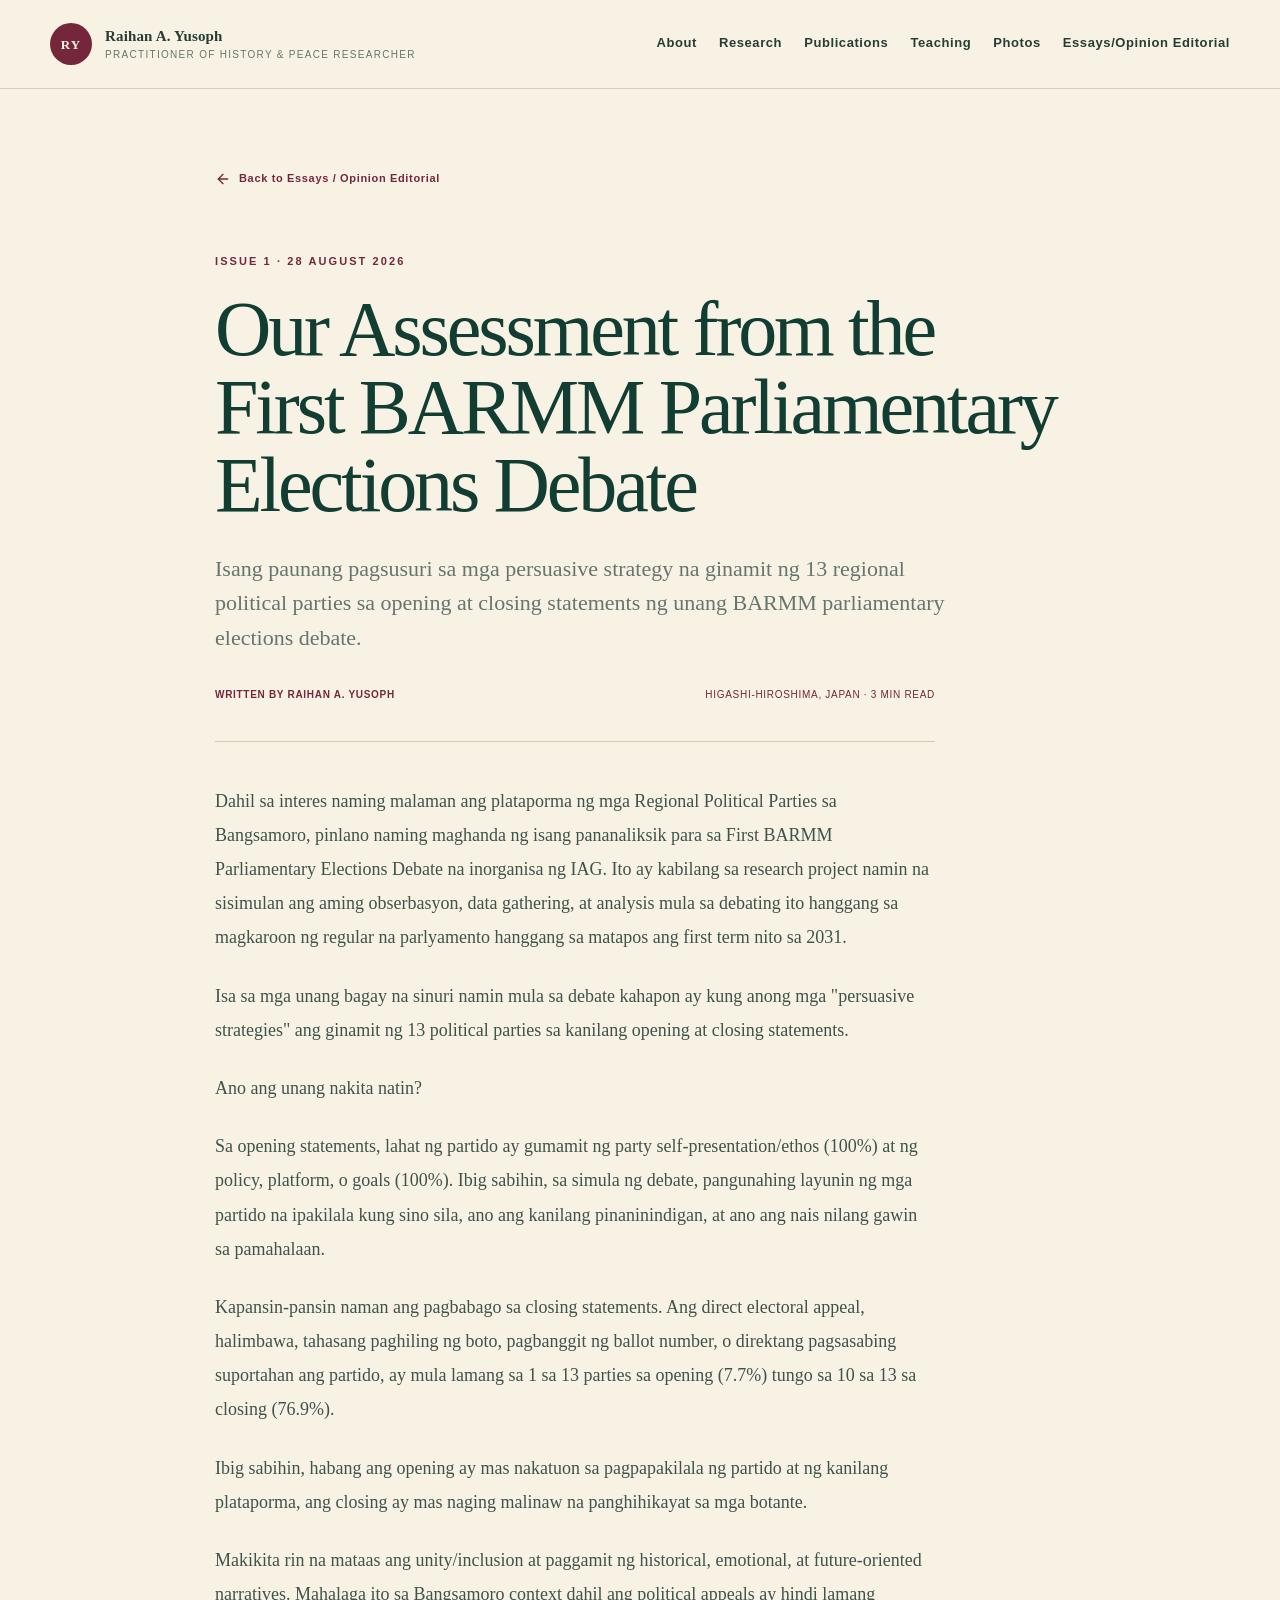
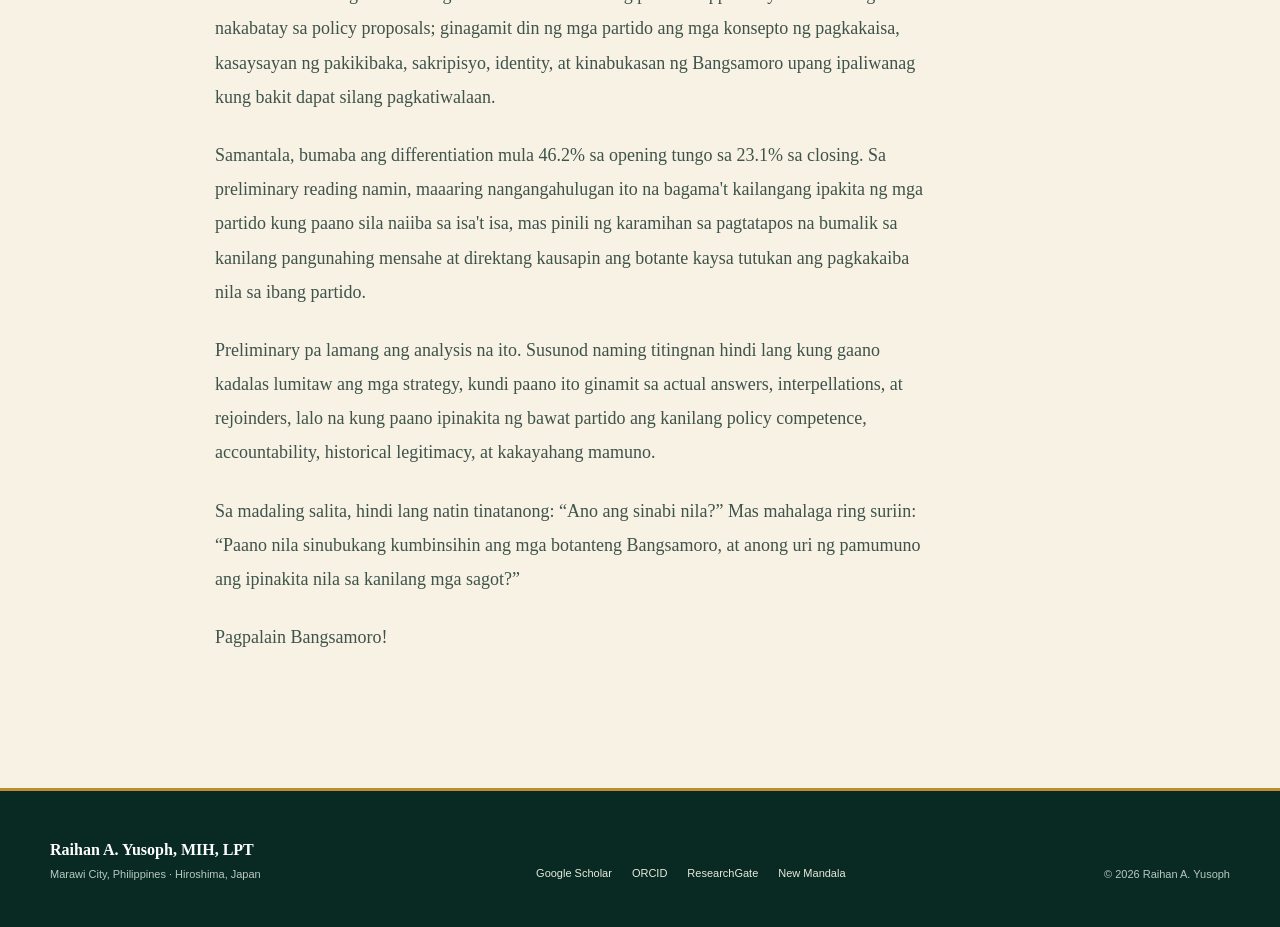
<file: essays/assessment-first-barmm-parliamentary-elections-debate/index.html>
<!DOCTYPE html><html lang="en"><head><meta charSet="utf-8"/><meta name="viewport" content="width=device-width, initial-scale=1"/><link rel="stylesheet" href="/_next/static/chunks/0qvt962l_68yz.css" data-precedence="next"/><link rel="preload" as="script" fetchPriority="low" href="/_next/static/chunks/15xrurgzs99gv.js"/><script src="/_next/static/chunks/0dgq26a5_oy.a.js" async=""></script><script src="/_next/static/chunks/07lhk_q6pmm3r.js" async=""></script><script src="/_next/static/chunks/0au83~zq0~0pf.js" async=""></script><script src="/_next/static/chunks/turbopack-07ur8f85nectq.js" async=""></script><script src="/_next/static/chunks/01xlw8hd842-c.js" async=""></script><script src="/_next/static/chunks/0d3shmwh5_nmn.js" async=""></script><script src="/_next/static/chunks/0s7e_195_1~m9.js" async=""></script><title>Our Assessment from the First BARMM Parliamentary Elections Debate | Raihan A. Yusoph</title><meta name="description" content="Isang paunang pagsusuri sa mga persuasive strategy na ginamit ng 13 regional political parties sa opening at closing statements ng unang BARMM parliamentary elections debate."/><meta name="author" content="Raihan A. Yusoph"/><meta name="keywords" content="Raihan A. Yusoph,Bangsamoro studies,Mindanao history,peace and conflict studies,Mranaw history"/><link rel="shortcut icon" href="/favicon.svg"/><link rel="icon" href="/favicon.svg"/><script src="/_next/static/chunks/03~yq9q893hmn.js" noModule=""></script><link rel="manifest" href="/manifest.json"><script src="https://cdn.onesignal.com/sdks/web/v16/OneSignalSDK.page.js" defer></script><script>window.OneSignalDeferred=window.OneSignalDeferred||[];OneSignalDeferred.push(async function(OneSignal){await OneSignal.init({appId:"836516d0-21d1-40c5-bd5f-00081e5593fd",notifyButton:{enable:true,size:"medium",position:"bottom-right",showCredit:false,text:{"launcher.button.aria-label":"Subscribe to website updates","tip.state.unsubscribed":"Subscribe to website updates","tip.state.subscribed":"You are subscribed to website updates","tip.state.blocked":"Notifications are blocked","message.prenotify":"Receive notifications when this website is updated","message.action.subscribed":"Thank you for subscribing!","message.action.resubscribed":"You are subscribed to website updates","message.action.unsubscribed":"You will no longer receive website updates","dialog.main.title":"Website notifications","dialog.main.button.subscribe":"SUBSCRIBE","dialog.main.button.unsubscribe":"UNSUBSCRIBE","dialog.blocked.title":"Unblock notifications","dialog.blocked.message":"Follow your browser instructions to allow notifications."},colors:{"circle.background":"#6f1025","circle.foreground":"#f2c66d","badge.background":"#1f4b3a","badge.foreground":"#ffffff","badge.bordercolor":"#f2c66d","pulse.color":"#f2c66d","dialog.button.background":"#6f1025","dialog.button.background.hovering":"#54101f","dialog.button.background.active":"#3f0c18","dialog.button.foreground":"#ffffff"}}});});</script></head><body><div hidden=""><!--$--><!--/$--></div><div class="site-shell"><header class="site-header"><div class="header-inner"><a class="brand" aria-label="Raihan A. Yusoph, home" href="/"><span class="brand-mark">RY</span><span class="brand-name">Raihan A. Yusoph<small>Practitioner of History &amp; peace researcher</small></span></a><nav aria-label="Primary navigation"><a href="/about/">About</a><a href="/research/">Research</a><a href="/publications/">Publications</a><a href="/teaching/">Teaching</a><a href="/gallery/">Photos</a><a href="/essays/">Essays/Opinion Editorial</a></nav></div></header><main><div class="content-grid essay-detail"><a class="essay-back" href="/essays/"><svg xmlns="http://www.w3.org/2000/svg" width="16" height="16" viewBox="0 0 24 24" fill="none" stroke="currentColor" stroke-width="2" stroke-linecap="round" stroke-linejoin="round" class="lucide lucide-arrow-left" aria-hidden="true"><path d="m12 19-7-7 7-7"></path><path d="M19 12H5"></path></svg> Back to Essays / Opinion Editorial</a><p class="eyebrow">Issue 1<!-- --> · <!-- -->28 August 2026</p><h1>Our Assessment from the First BARMM Parliamentary Elections Debate</h1><p class="essay-deck">Isang paunang pagsusuri sa mga persuasive strategy na ginamit ng 13 regional political parties sa opening at closing statements ng unang BARMM parliamentary elections debate.</p><div class="essay-byline"><strong>Written by <!-- -->Raihan A. Yusoph</strong><span>Higashi-Hiroshima, Japan<!-- --> · <!-- -->3 min read</span></div><article class="essay-body"><p>Dahil sa interes naming malaman ang plataporma ng mga Regional Political Parties sa Bangsamoro, pinlano naming maghanda ng isang pananaliksik para sa First BARMM Parliamentary Elections Debate na inorganisa ng IAG. Ito ay kabilang sa research project namin na sisimulan ang aming obserbasyon, data gathering, at analysis mula sa debating ito hanggang sa magkaroon ng regular na parlyamento hanggang sa matapos ang first term nito sa 2031.</p><p>Isa sa mga unang bagay na sinuri namin mula sa debate kahapon ay kung anong mga &quot;persuasive strategies&quot; ang ginamit ng 13 political parties sa kanilang opening at closing statements.</p><p>Ano ang unang nakita natin?</p><p>Sa opening statements, lahat ng partido ay gumamit ng party self-presentation/ethos (100%) at ng policy, platform, o goals (100%). Ibig sabihin, sa simula ng debate, pangunahing layunin ng mga partido na ipakilala kung sino sila, ano ang kanilang pinaninindigan, at ano ang nais nilang gawin sa pamahalaan.</p><p>Kapansin-pansin naman ang pagbabago sa closing statements. Ang direct electoral appeal, halimbawa, tahasang paghiling ng boto, pagbanggit ng ballot number, o direktang pagsasabing suportahan ang partido, ay mula lamang sa 1 sa 13 parties sa opening (7.7%) tungo sa 10 sa 13 sa closing (76.9%).</p><p>Ibig sabihin, habang ang opening ay mas nakatuon sa pagpapakilala ng partido at ng kanilang plataporma, ang closing ay mas naging malinaw na panghihikayat sa mga botante.</p><p>Makikita rin na mataas ang unity/inclusion at paggamit ng historical, emotional, at future-oriented narratives. Mahalaga ito sa Bangsamoro context dahil ang political appeals ay hindi lamang nakabatay sa policy proposals; ginagamit din ng mga partido ang mga konsepto ng pagkakaisa, kasaysayan ng pakikibaka, sakripisyo, identity, at kinabukasan ng Bangsamoro upang ipaliwanag kung bakit dapat silang pagkatiwalaan.</p><p>Samantala, bumaba ang differentiation mula 46.2% sa opening tungo sa 23.1% sa closing. Sa preliminary reading namin, maaaring nangangahulugan ito na bagama&#x27;t kailangang ipakita ng mga partido kung paano sila naiiba sa isa&#x27;t isa, mas pinili ng karamihan sa pagtatapos na bumalik sa kanilang pangunahing mensahe at direktang kausapin ang botante kaysa tutukan ang pagkakaiba nila sa ibang partido.</p><p>Preliminary pa lamang ang analysis na ito. Susunod naming titingnan hindi lang kung gaano kadalas lumitaw ang mga strategy, kundi paano ito ginamit sa actual answers, interpellations, at rejoinders, lalo na kung paano ipinakita ng bawat partido ang kanilang policy competence, accountability, historical legitimacy, at kakayahang mamuno.</p><p>Sa madaling salita, hindi lang natin tinatanong: “Ano ang sinabi nila?” Mas mahalaga ring suriin: “Paano nila sinubukang kumbinsihin ang mga botanteng Bangsamoro, at anong uri ng pamumuno ang ipinakita nila sa kanilang mga sagot?”</p><p>Pagpalain Bangsamoro!</p></article></div></main><footer class="site-footer"><div class="content-grid footer-grid"><div><p class="footer-name">Raihan A. Yusoph, MIH, LPT</p><p>Marawi City, Philippines · Hiroshima, Japan</p></div><div class="footer-links" aria-label="Academic profiles"><a href="https://scholar.google.com/citations?hl=en&amp;user=7pfpm74AAAAJ" rel="noreferrer" target="_blank">Google Scholar</a><a href="https://orcid.org/0000-0001-9791-6979" rel="noreferrer" target="_blank">ORCID</a><a href="https://www.researchgate.net/profile/Raihan-Yusoph" rel="noreferrer" target="_blank">ResearchGate</a><a href="https://www.newmandala.org/author/raihanyusoph/" rel="noreferrer" target="_blank">New Mandala</a></div><p class="footer-note">© <!-- -->2026<!-- --> Raihan A. Yusoph</p></div></footer></div><!--$--><!--/$--><script src="/_next/static/chunks/15xrurgzs99gv.js" id="_R_" async=""></script><script>(self.__next_f=self.__next_f||[]).push([0])</script><script>self.__next_f.push([1,"1:\"$Sreact.fragment\"\n2:I[39756,[\"/_next/static/chunks/01xlw8hd842-c.js\",\"/_next/static/chunks/0d3shmwh5_nmn.js\"],\"default\"]\n3:I[37457,[\"/_next/static/chunks/01xlw8hd842-c.js\",\"/_next/static/chunks/0d3shmwh5_nmn.js\"],\"default\"]\n5:I[97367,[\"/_next/static/chunks/01xlw8hd842-c.js\",\"/_next/static/chunks/0d3shmwh5_nmn.js\"],\"OutletBoundary\"]\n6:\"$Sreact.suspense\"\n9:I[97367,[\"/_next/static/chunks/01xlw8hd842-c.js\",\"/_next/static/chunks/0d3shmwh5_nmn.js\"],\"ViewportBoundary\"]\nb:I[97367,[\"/_next/static/chunks/01xlw8hd842-c.js\",\"/_next/static/chunks/0d3shmwh5_nmn.js\"],\"MetadataBoundary\"]\nd:I[68027,[\"/_next/static/chunks/01xlw8hd842-c.js\",\"/_next/static/chunks/0d3shmwh5_nmn.js\"],\"default\",1]\n:HL[\"/_next/static/chunks/0qvt962l_68yz.css\",\"style\"]\n"])</script><script>self.__next_f.push([1,"0:{\"P\":null,\"c\":[\"\",\"essays\",\"assessment-first-barmm-parliamentary-elections-debate\",\"\"],\"q\":\"\",\"i\":false,\"f\":[[[\"\",{\"children\":[\"essays\",{\"children\":[[\"slug\",\"assessment-first-barmm-parliamentary-elections-debate\",\"d\",null],{\"children\":[\"__PAGE__\",{}]}]}]},\"$undefined\",\"$undefined\",16],[[\"$\",\"$1\",\"c\",{\"children\":[[[\"$\",\"link\",\"0\",{\"rel\":\"stylesheet\",\"href\":\"/_next/static/chunks/0qvt962l_68yz.css\",\"precedence\":\"next\",\"crossOrigin\":\"$undefined\",\"nonce\":\"$undefined\"}],[\"$\",\"script\",\"script-0\",{\"src\":\"/_next/static/chunks/01xlw8hd842-c.js\",\"async\":true,\"nonce\":\"$undefined\"}],[\"$\",\"script\",\"script-1\",{\"src\":\"/_next/static/chunks/0d3shmwh5_nmn.js\",\"async\":true,\"nonce\":\"$undefined\"}]],[\"$\",\"html\",null,{\"lang\":\"en\",\"children\":[\"$\",\"body\",null,{\"children\":[\"$\",\"$L2\",null,{\"parallelRouterKey\":\"children\",\"error\":\"$undefined\",\"errorStyles\":\"$undefined\",\"errorScripts\":\"$undefined\",\"template\":[\"$\",\"$L3\",null,{}],\"templateStyles\":\"$undefined\",\"templateScripts\":\"$undefined\",\"notFound\":[[[\"$\",\"title\",null,{\"children\":\"404: This page could not be found.\"}],[\"$\",\"div\",null,{\"style\":{\"fontFamily\":\"system-ui,\\\"Segoe UI\\\",Roboto,Helvetica,Arial,sans-serif,\\\"Apple Color Emoji\\\",\\\"Segoe UI Emoji\\\"\",\"height\":\"100vh\",\"textAlign\":\"center\",\"display\":\"flex\",\"flexDirection\":\"column\",\"alignItems\":\"center\",\"justifyContent\":\"center\"},\"children\":[\"$\",\"div\",null,{\"children\":[[\"$\",\"style\",null,{\"dangerouslySetInnerHTML\":{\"__html\":\"body{color:#000;background:#fff;margin:0}.next-error-h1{border-right:1px solid rgba(0,0,0,.3)}@media (prefers-color-scheme:dark){body{color:#fff;background:#000}.next-error-h1{border-right:1px solid rgba(255,255,255,.3)}}\"}}],[\"$\",\"h1\",null,{\"className\":\"next-error-h1\",\"style\":{\"display\":\"inline-block\",\"margin\":\"0 20px 0 0\",\"padding\":\"0 23px 0 0\",\"fontSize\":24,\"fontWeight\":500,\"verticalAlign\":\"top\",\"lineHeight\":\"49px\"},\"children\":404}],[\"$\",\"div\",null,{\"style\":{\"display\":\"inline-block\"},\"children\":[\"$\",\"h2\",null,{\"style\":{\"fontSize\":14,\"fontWeight\":400,\"lineHeight\":\"49px\",\"margin\":0},\"children\":\"This page could not be found.\"}]}]]}]}]],[]],\"forbidden\":\"$undefined\",\"unauthorized\":\"$undefined\"}]}]}]]}],{\"children\":[[\"$\",\"$1\",\"c\",{\"children\":[null,[\"$\",\"$L2\",null,{\"parallelRouterKey\":\"children\",\"error\":\"$undefined\",\"errorStyles\":\"$undefined\",\"errorScripts\":\"$undefined\",\"template\":[\"$\",\"$L3\",null,{}],\"templateStyles\":\"$undefined\",\"templateScripts\":\"$undefined\",\"notFound\":\"$undefined\",\"forbidden\":\"$undefined\",\"unauthorized\":\"$undefined\"}]]}],{\"children\":[[\"$\",\"$1\",\"c\",{\"children\":[null,[\"$\",\"$L2\",null,{\"parallelRouterKey\":\"children\",\"error\":\"$undefined\",\"errorStyles\":\"$undefined\",\"errorScripts\":\"$undefined\",\"template\":[\"$\",\"$L3\",null,{}],\"templateStyles\":\"$undefined\",\"templateScripts\":\"$undefined\",\"notFound\":\"$undefined\",\"forbidden\":\"$undefined\",\"unauthorized\":\"$undefined\"}]]}],{\"children\":[[\"$\",\"$1\",\"c\",{\"children\":[\"$L4\",[[\"$\",\"script\",\"script-0\",{\"src\":\"/_next/static/chunks/0s7e_195_1~m9.js\",\"async\":true,\"nonce\":\"$undefined\"}]],[\"$\",\"$L5\",null,{\"children\":[\"$\",\"$6\",null,{\"name\":\"Next.MetadataOutlet\",\"children\":\"$@7\"}]}]]}],{},null,false,null]},null,false,\"$@8\"]},null,false,\"$@8\"]},null,false,null],[\"$\",\"$1\",\"h\",{\"children\":[null,[\"$\",\"$L9\",null,{\"children\":\"$La\"}],[\"$\",\"div\",null,{\"hidden\":true,\"children\":[\"$\",\"$Lb\",null,{\"children\":[\"$\",\"$6\",null,{\"name\":\"Next.Metadata\",\"children\":\"$Lc\"}]}]}],null]}],false]],\"m\":\"$undefined\",\"G\":[\"$d\",[[\"$\",\"link\",\"0\",{\"rel\":\"stylesheet\",\"href\":\"/_next/static/chunks/0qvt962l_68yz.css\",\"precedence\":\"next\",\"crossOrigin\":\"$undefined\",\"nonce\":\"$undefined\"}]]],\"S\":true,\"h\":null,\"s\":\"$undefined\",\"l\":\"$undefined\",\"p\":\"$undefined\",\"d\":\"$undefined\",\"b\":\"3i3AkCF10onSyPZ8ksnJY\"}\n"])</script><script>self.__next_f.push([1,"e:[]\n8:\"$We\"\n"])</script><script>self.__next_f.push([1,"f:I[22016,[\"/_next/static/chunks/01xlw8hd842-c.js\",\"/_next/static/chunks/0d3shmwh5_nmn.js\",\"/_next/static/chunks/0s7e_195_1~m9.js\"],\"\"]\n10:I[5014,[\"/_next/static/chunks/01xlw8hd842-c.js\",\"/_next/static/chunks/0d3shmwh5_nmn.js\",\"/_next/static/chunks/0s7e_195_1~m9.js\"],\"default\"]\n"])</script><script>self.__next_f.push([1,"4:[\"$\",\"div\",null,{\"className\":\"site-shell\",\"children\":[[\"$\",\"header\",null,{\"className\":\"site-header\",\"children\":[\"$\",\"div\",null,{\"className\":\"header-inner\",\"children\":[[\"$\",\"$Lf\",null,{\"className\":\"brand\",\"href\":\"/\",\"aria-label\":\"Raihan A. Yusoph, home\",\"children\":[[\"$\",\"span\",null,{\"className\":\"brand-mark\",\"children\":\"RY\"}],[\"$\",\"span\",null,{\"className\":\"brand-name\",\"children\":[\"Raihan A. Yusoph\",[\"$\",\"small\",null,{\"children\":\"Practitioner of History \u0026 peace researcher\"}]]}]]}],[\"$\",\"nav\",null,{\"aria-label\":\"Primary navigation\",\"children\":[[\"$\",\"$Lf\",\"/about\",{\"href\":\"/about\",\"children\":\"About\"}],[\"$\",\"$Lf\",\"/research\",{\"href\":\"/research\",\"children\":\"Research\"}],[\"$\",\"$Lf\",\"/publications\",{\"href\":\"/publications\",\"children\":\"Publications\"}],[\"$\",\"$Lf\",\"/teaching\",{\"href\":\"/teaching\",\"children\":\"Teaching\"}],[\"$\",\"$Lf\",\"/gallery\",{\"href\":\"/gallery\",\"children\":\"Photos\"}],[\"$\",\"$Lf\",\"/essays\",{\"href\":\"/essays\",\"children\":\"Essays/Opinion Editorial\"}]]}]]}]}],[\"$\",\"main\",null,{\"children\":[\"$\",\"div\",null,{\"className\":\"content-grid essay-detail\",\"children\":[[\"$\",\"$Lf\",null,{\"className\":\"essay-back\",\"href\":\"/essays\",\"children\":[[\"$\",\"$L10\",null,{\"ref\":\"$undefined\",\"iconNode\":[[\"path\",{\"d\":\"m12 19-7-7 7-7\",\"key\":\"1l729n\"}],[\"path\",{\"d\":\"M19 12H5\",\"key\":\"x3x0zl\"}]],\"className\":\"lucide-arrow-left\",\"size\":16,\"aria-hidden\":\"true\"}],\" Back to Essays / Opinion Editorial\"]}],[\"$\",\"p\",null,{\"className\":\"eyebrow\",\"children\":[\"Issue 1\",\" · \",\"28 August 2026\"]}],[\"$\",\"h1\",null,{\"children\":\"Our Assessment from the First BARMM Parliamentary Elections Debate\"}],[\"$\",\"p\",null,{\"className\":\"essay-deck\",\"children\":\"Isang paunang pagsusuri sa mga persuasive strategy na ginamit ng 13 regional political parties sa opening at closing statements ng unang BARMM parliamentary elections debate.\"}],[\"$\",\"div\",null,{\"className\":\"essay-byline\",\"children\":[[\"$\",\"strong\",null,{\"children\":[\"Written by \",\"Raihan A. Yusoph\"]}],[\"$\",\"span\",null,{\"children\":[\"Higashi-Hiroshima, Japan\",\" · \",\"3 min read\"]}]]}],[\"$\",\"article\",null,{\"className\":\"essay-body\",\"children\":[[\"$\",\"p\",\"assessment-first-barmm-parliamentary-elections-debate-0\",{\"children\":\"Dahil sa interes naming malaman ang plataporma ng mga Regional Political Parties sa Bangsamoro, pinlano naming maghanda ng isang pananaliksik para sa First BARMM Parliamentary Elections Debate na inorganisa ng IAG. Ito ay kabilang sa research project namin na sisimulan ang aming obserbasyon, data gathering, at analysis mula sa debating ito hanggang sa magkaroon ng regular na parlyamento hanggang sa matapos ang first term nito sa 2031.\"}],[\"$\",\"p\",\"assessment-first-barmm-parliamentary-elections-debate-1\",{\"children\":\"Isa sa mga unang bagay na sinuri namin mula sa debate kahapon ay kung anong mga \\\"persuasive strategies\\\" ang ginamit ng 13 political parties sa kanilang opening at closing statements.\"}],[\"$\",\"p\",\"assessment-first-barmm-parliamentary-elections-debate-2\",{\"children\":\"Ano ang unang nakita natin?\"}],[\"$\",\"p\",\"assessment-first-barmm-parliamentary-elections-debate-3\",{\"children\":\"Sa opening statements, lahat ng partido ay gumamit ng party self-presentation/ethos (100%) at ng policy, platform, o goals (100%). Ibig sabihin, sa simula ng debate, pangunahing layunin ng mga partido na ipakilala kung sino sila, ano ang kanilang pinaninindigan, at ano ang nais nilang gawin sa pamahalaan.\"}],[\"$\",\"p\",\"assessment-first-barmm-parliamentary-elections-debate-4\",{\"children\":\"Kapansin-pansin naman ang pagbabago sa closing statements. Ang direct electoral appeal, halimbawa, tahasang paghiling ng boto, pagbanggit ng ballot number, o direktang pagsasabing suportahan ang partido, ay mula lamang sa 1 sa 13 parties sa opening (7.7%) tungo sa 10 sa 13 sa closing (76.9%).\"}],[\"$\",\"p\",\"assessment-first-barmm-parliamentary-elections-debate-5\",{\"children\":\"Ibig sabihin, habang ang opening ay mas nakatuon sa pagpapakilala ng partido at ng kanilang plataporma, ang closing ay mas naging malinaw na panghihikayat sa mga botante.\"}],\"$L11\",\"$L12\",\"$L13\",\"$L14\",\"$L15\"]}]]}]}],\"$L16\"]}]\n"])</script><script>self.__next_f.push([1,"11:[\"$\",\"p\",\"assessment-first-barmm-parliamentary-elections-debate-6\",{\"children\":\"Makikita rin na mataas ang unity/inclusion at paggamit ng historical, emotional, at future-oriented narratives. Mahalaga ito sa Bangsamoro context dahil ang political appeals ay hindi lamang nakabatay sa policy proposals; ginagamit din ng mga partido ang mga konsepto ng pagkakaisa, kasaysayan ng pakikibaka, sakripisyo, identity, at kinabukasan ng Bangsamoro upang ipaliwanag kung bakit dapat silang pagkatiwalaan.\"}]\n12:[\"$\",\"p\",\"assessment-first-barmm-parliamentary-elections-debate-7\",{\"children\":\"Samantala, bumaba ang differentiation mula 46.2% sa opening tungo sa 23.1% sa closing. Sa preliminary reading namin, maaaring nangangahulugan ito na bagama't kailangang ipakita ng mga partido kung paano sila naiiba sa isa't isa, mas pinili ng karamihan sa pagtatapos na bumalik sa kanilang pangunahing mensahe at direktang kausapin ang botante kaysa tutukan ang pagkakaiba nila sa ibang partido.\"}]\n13:[\"$\",\"p\",\"assessment-first-barmm-parliamentary-elections-debate-8\",{\"children\":\"Preliminary pa lamang ang analysis na ito. Susunod naming titingnan hindi lang kung gaano kadalas lumitaw ang mga strategy, kundi paano ito ginamit sa actual answers, interpellations, at rejoinders, lalo na kung paano ipinakita ng bawat partido ang kanilang policy competence, accountability, historical legitimacy, at kakayahang mamuno.\"}]\n14:[\"$\",\"p\",\"assessment-first-barmm-parliamentary-elections-debate-9\",{\"children\":\"Sa madaling salita, hindi lang natin tinatanong: “Ano ang sinabi nila?” Mas mahalaga ring suriin: “Paano nila sinubukang kumbinsihin ang mga botanteng Bangsamoro, at anong uri ng pamumuno ang ipinakita nila sa kanilang mga sagot?”\"}]\n15:[\"$\",\"p\",\"assessment-first-barmm-parliamentary-elections-debate-10\",{\"children\":\"Pagpalain Bangsamoro!\"}]\n16:[\"$\",\"footer\",null,{\"className\":\"site-footer\",\"children\":[\"$\",\"div\",null,{\"className\":\"content-grid footer-grid\",\"children\":[[\"$\",\"div\",null,{\"children\":[[\"$\",\"p\",null,{\"className\":\"footer-name\",\"children\":\"Raihan A. Yusoph, MIH, LPT\"}],[\"$\",\"p\",null,{\"children\":\"Marawi City, Philippines · Hiroshima, Japan\"}]]}],[\"$\",\"div\",null,{\"className\":\"footer-links\",\"aria-label\":\"Academic profiles\",\"children\":[[\"$\",\"a\",\"Google Scholar\",{\"href\":\"https://scholar.google.com/citations?hl=en\u0026user=7pfpm74AAAAJ\",\"rel\":\"noreferrer\",\"target\":\"_blank\",\"children\":\"Google Scholar\"}],[\"$\",\"a\",\"ORCID\",{\"href\":\"https://orcid.org/0000-0001-9791-6979\",\"rel\":\"noreferrer\",\"target\":\"_blank\",\"children\":\"ORCID\"}],[\"$\",\"a\",\"ResearchGate\",{\"href\":\"https://www.researchgate.net/profile/Raihan-Yusoph\",\"rel\":\"noreferrer\",\"target\":\"_blank\",\"children\":\"ResearchGate\"}],[\"$\",\"a\",\"New Mandala\",{\"href\":\"https://www.newmandala.org/author/raihanyusoph/\",\"rel\":\"noreferrer\",\"target\":\"_blank\",\"children\":\"New Mandala\"}]]}],[\"$\",\"p\",null,{\"className\":\"footer-note\",\"children\":[\"© \",2026,\" Raihan A. Yusoph\"]}]]}]}]\n"])</script><script>self.__next_f.push([1,"a:[[\"$\",\"meta\",\"0\",{\"charSet\":\"utf-8\"}],[\"$\",\"meta\",\"1\",{\"name\":\"viewport\",\"content\":\"width=device-width, initial-scale=1\"}]]\n"])</script><script>self.__next_f.push([1,"17:I[27201,[\"/_next/static/chunks/01xlw8hd842-c.js\",\"/_next/static/chunks/0d3shmwh5_nmn.js\"],\"IconMark\"]\n7:null\nc:[[\"$\",\"title\",\"0\",{\"children\":\"Our Assessment from the First BARMM Parliamentary Elections Debate | Raihan A. Yusoph\"}],[\"$\",\"meta\",\"1\",{\"name\":\"description\",\"content\":\"Isang paunang pagsusuri sa mga persuasive strategy na ginamit ng 13 regional political parties sa opening at closing statements ng unang BARMM parliamentary elections debate.\"}],[\"$\",\"meta\",\"2\",{\"name\":\"author\",\"content\":\"Raihan A. Yusoph\"}],[\"$\",\"meta\",\"3\",{\"name\":\"keywords\",\"content\":\"Raihan A. Yusoph,Bangsamoro studies,Mindanao history,peace and conflict studies,Mranaw history\"}],[\"$\",\"link\",\"4\",{\"rel\":\"shortcut icon\",\"href\":\"/favicon.svg\"}],[\"$\",\"link\",\"5\",{\"rel\":\"icon\",\"href\":\"/favicon.svg\"}],[\"$\",\"$L17\",\"6\",{}]]\n"])</script></body></html>
</file>
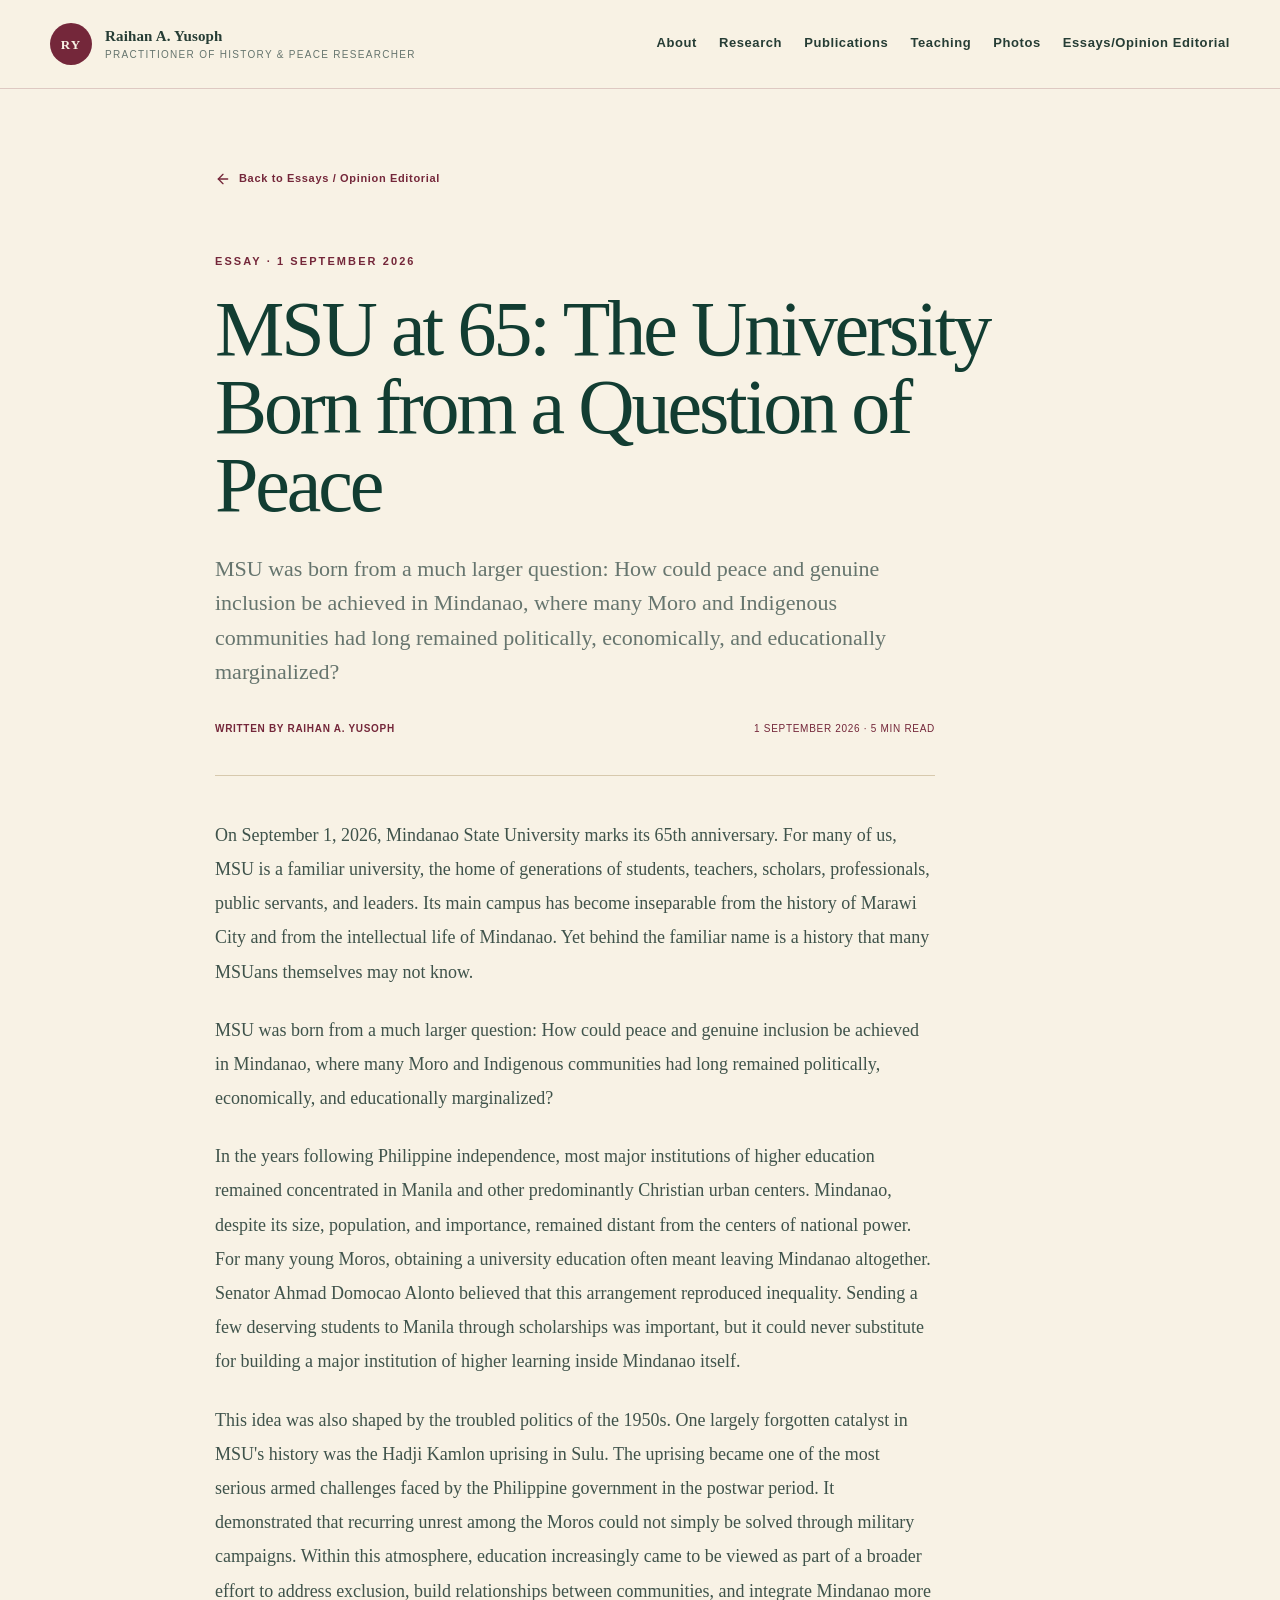
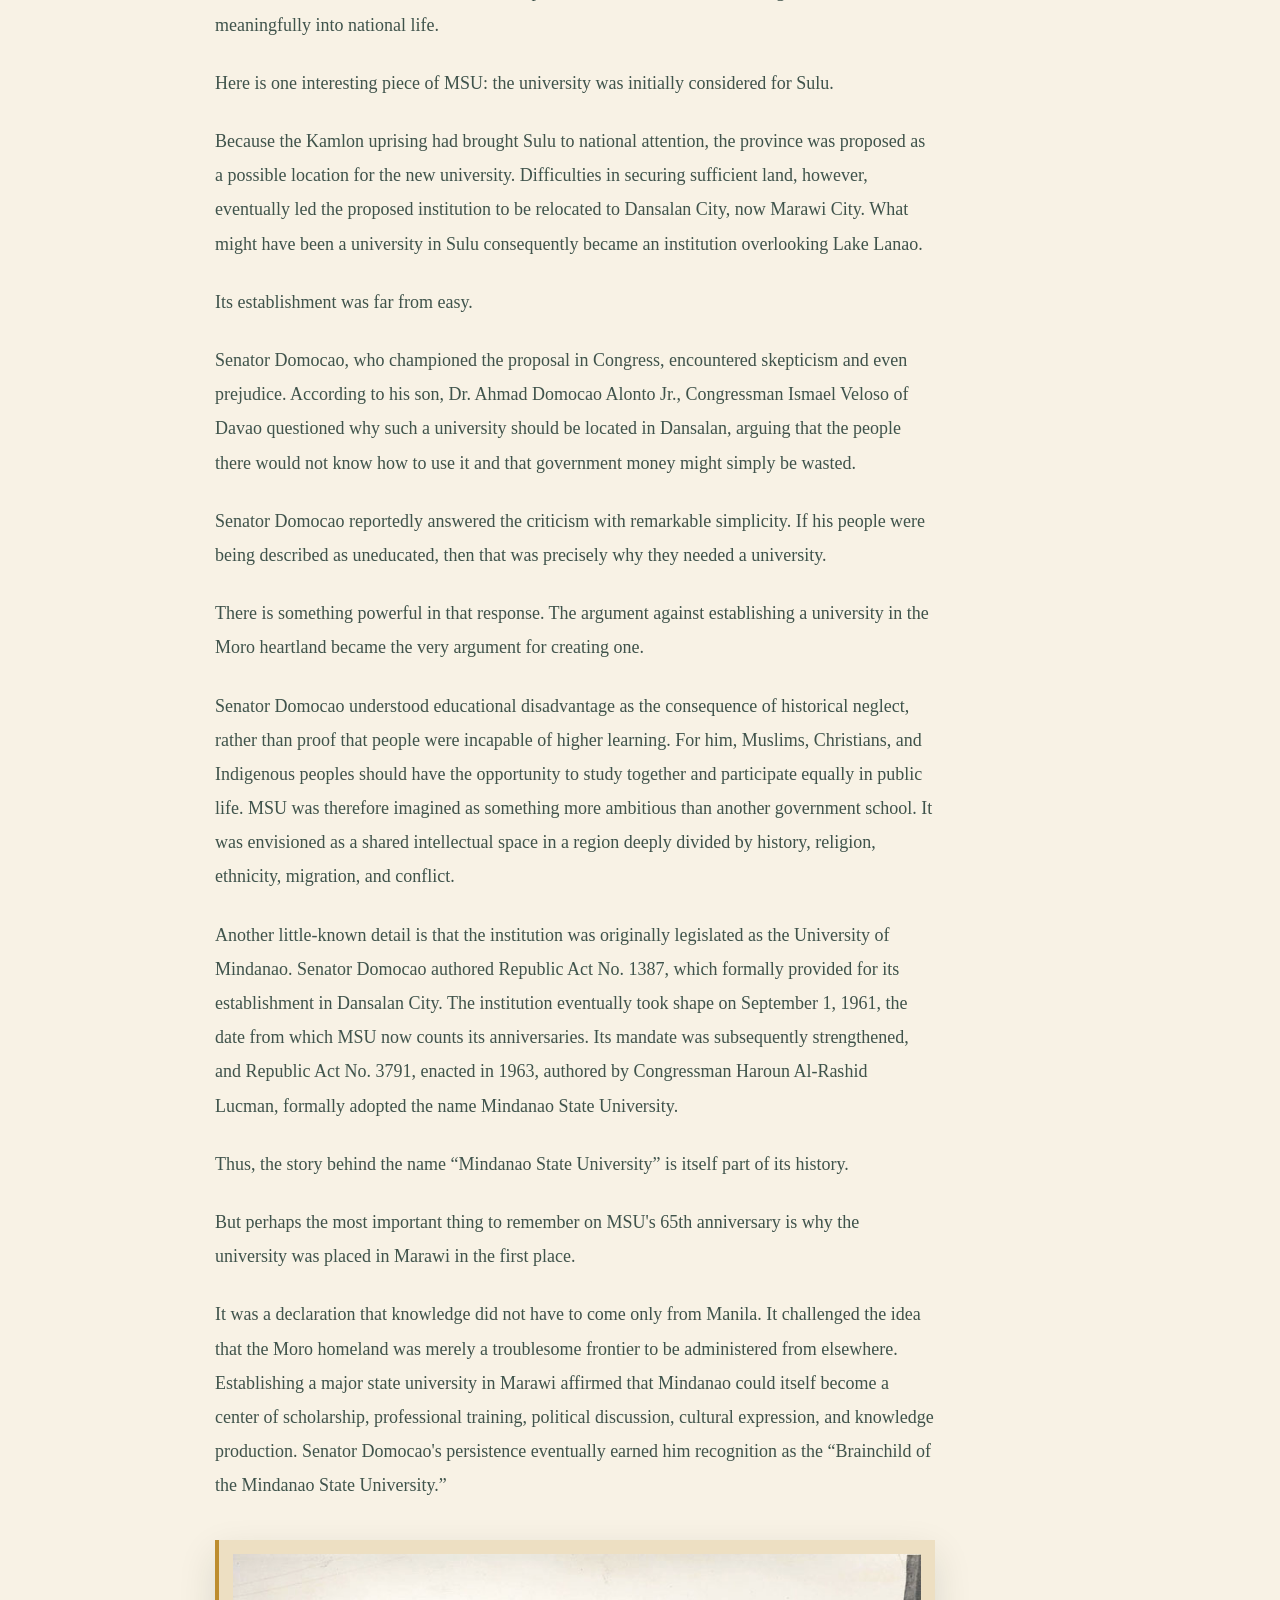
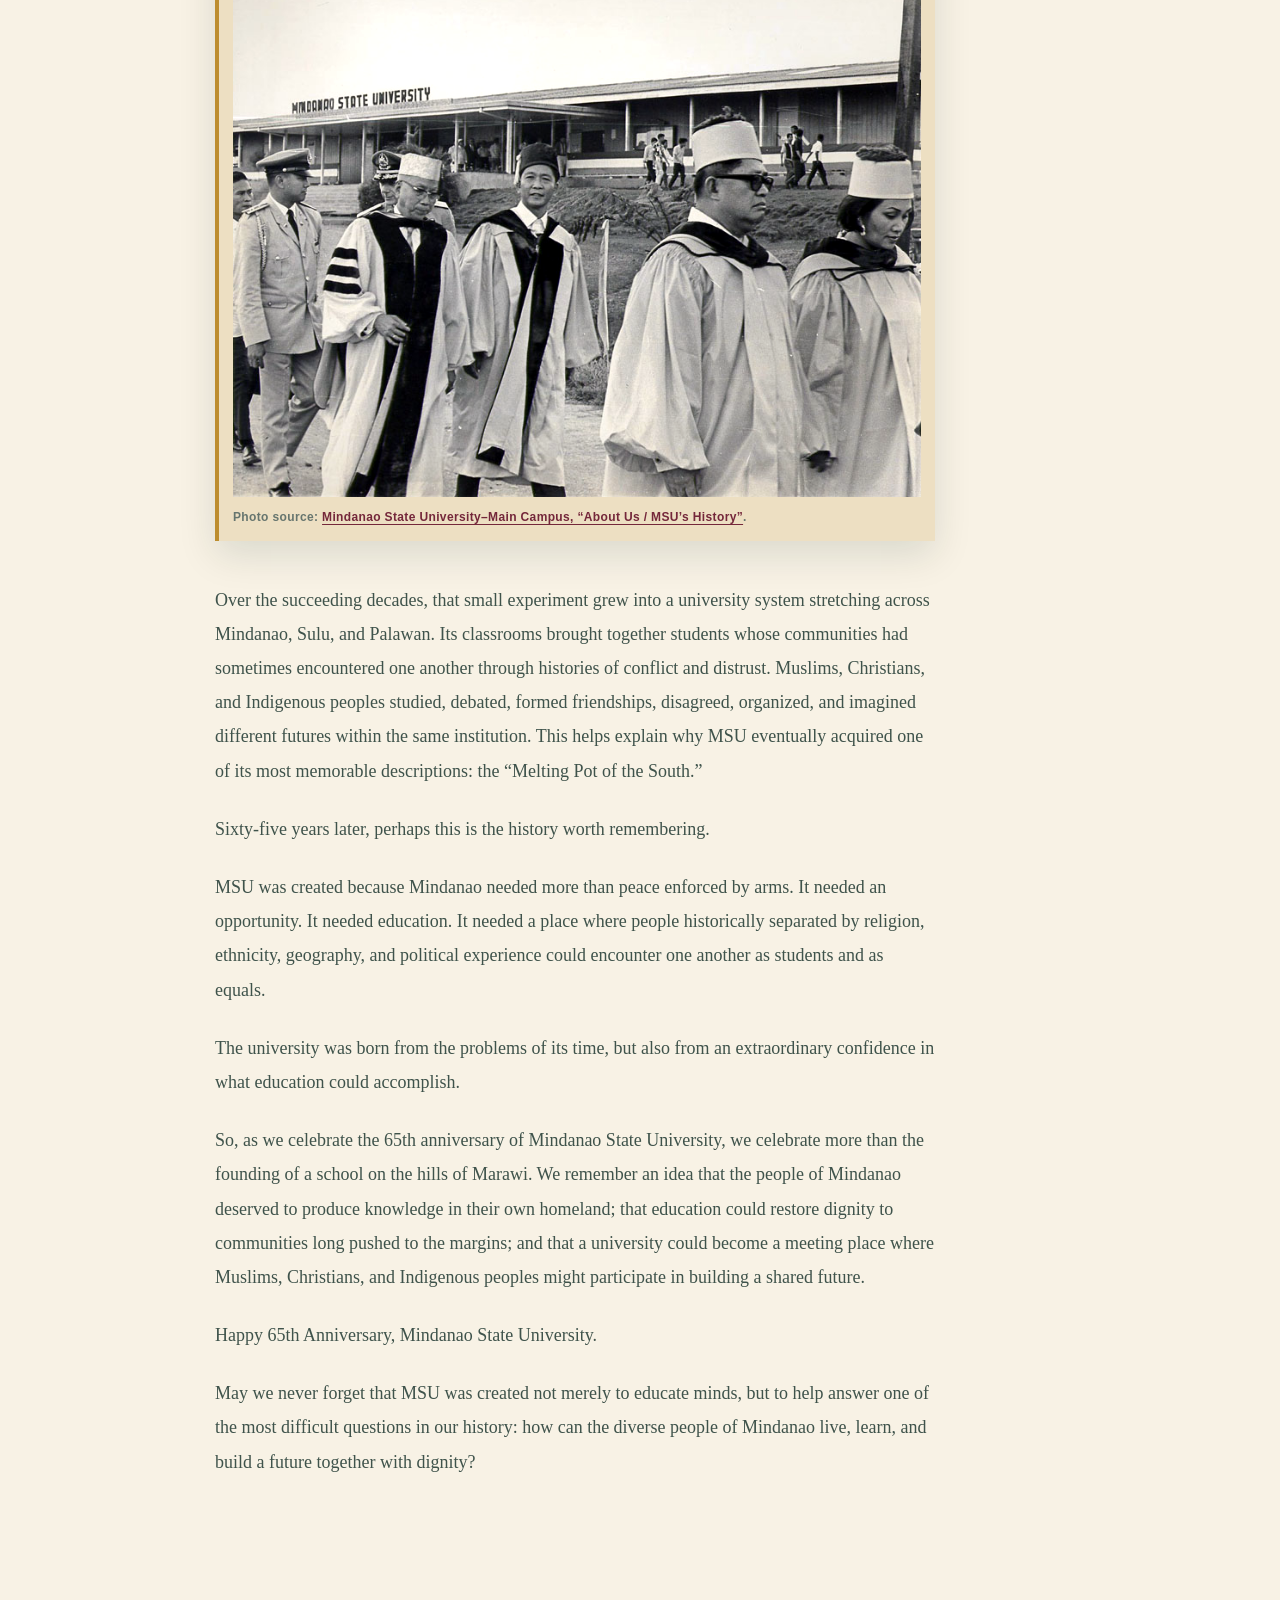
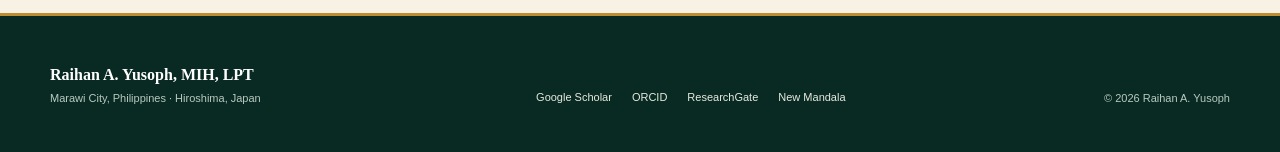
<file: essays/msu-at-65-university-born-from-question-of-peace/index.html>
<!DOCTYPE html><html lang="en"><head><meta charset="utf-8"><meta name="viewport" content="width=device-width, initial-scale=1"><link rel="stylesheet" href="/_next/static/chunks/0qvt962l_68yz.css"><title>MSU at 65: The University Born from a Question of Peace | Raihan A. Yusoph</title><meta name="description" content="A reflection on how MSU emerged from questions of peace, inclusion, and education in Mindanao—and why that founding purpose still matters 65 years later."><meta name="author" content="Raihan A. Yusoph"><meta name="keywords" content="Raihan A. Yusoph,Mindanao State University,MSU history,peace education,Mindanao history"><link rel="shortcut icon" href="/favicon.svg"><link rel="icon" href="/favicon.svg"><link rel="manifest" href="/manifest.json"><script src="https://cdn.onesignal.com/sdks/web/v16/OneSignalSDK.page.js" defer></script><script>window.OneSignalDeferred=window.OneSignalDeferred||[];OneSignalDeferred.push(async function(OneSignal){await OneSignal.init({appId:"836516d0-21d1-40c5-bd5f-00081e5593fd",notifyButton:{enable:true,size:"medium",position:"bottom-right",showCredit:false,text:{"launcher.button.aria-label":"Subscribe to website updates","tip.state.unsubscribed":"Subscribe to website updates","tip.state.subscribed":"You are subscribed to website updates","tip.state.blocked":"Notifications are blocked","message.prenotify":"Receive notifications when this website is updated","message.action.subscribed":"Thank you for subscribing!","message.action.resubscribed":"You are subscribed to website updates","message.action.unsubscribed":"You will no longer receive website updates","dialog.main.title":"Website notifications","dialog.main.button.subscribe":"SUBSCRIBE","dialog.main.button.unsubscribe":"UNSUBSCRIBE","dialog.blocked.title":"Unblock notifications","dialog.blocked.message":"Follow your browser instructions to allow notifications."},colors:{"circle.background":"#6f1025","circle.foreground":"#f2c66d","badge.background":"#1f4b3a","badge.foreground":"#ffffff","badge.bordercolor":"#f2c66d","pulse.color":"#f2c66d","dialog.button.background":"#6f1025","dialog.button.background.hovering":"#54101f","dialog.button.background.active":"#3f0c18","dialog.button.foreground":"#ffffff"}}});});</script><style>.msu-history-photo{margin:38px 0 42px;padding:14px;background:var(--paper-deep);border-left:4px solid var(--brass);box-shadow:0 14px 36px rgba(8,42,35,.12)}.msu-history-photo img{width:100%;height:auto;display:block;filter:sepia(.08) contrast(1.02)}.msu-history-photo figcaption{margin-top:11px;color:var(--muted);font:600 12px/1.55 Arial,sans-serif;letter-spacing:.03em}.msu-history-photo figcaption a{color:var(--maroon);text-decoration:underline;text-underline-offset:3px}.msu-history-photo figcaption a:hover{color:var(--green)}@media(max-width:640px){.msu-history-photo{margin-inline:-10px;padding:9px}}</style></head><body><div class="site-shell"><header class="site-header"><div class="header-inner"><a class="brand" aria-label="Raihan A. Yusoph, home" href="/"><span class="brand-mark">RY</span><span class="brand-name">Raihan A. Yusoph<small>Practitioner of History &amp; peace researcher</small></span></a><nav aria-label="Primary navigation"><a href="/about/">About</a><a href="/research/">Research</a><a href="/publications/">Publications</a><a href="/teaching/">Teaching</a><a href="/gallery/">Photos</a><a href="/essays/">Essays/Opinion Editorial</a></nav></div></header><main><div class="content-grid essay-detail"><a class="essay-back" href="/essays/"><svg xmlns="http://www.w3.org/2000/svg" width="16" height="16" viewBox="0 0 24 24" fill="none" stroke="currentColor" stroke-width="2" stroke-linecap="round" stroke-linejoin="round" class="lucide lucide-arrow-left" aria-hidden="true"><path d="m12 19-7-7 7-7"></path><path d="M19 12H5"></path></svg> Back to Essays / Opinion Editorial</a><p class="eyebrow">Essay · 1 September 2026</p><h1>MSU at 65: The University Born from a Question of Peace</h1><p class="essay-deck">MSU was born from a much larger question: How could peace and genuine inclusion be achieved in Mindanao, where many Moro and Indigenous communities had long remained politically, economically, and educationally marginalized?</p><div class="essay-byline"><strong>Written by Raihan A. Yusoph</strong><span>1 September 2026 · 5 min read</span></div><article class="essay-body"><p>On September 1, 2026, Mindanao State University marks its 65th anniversary. For many of us, MSU is a familiar university, the home of generations of students, teachers, scholars, professionals, public servants, and leaders. Its main campus has become inseparable from the history of Marawi City and from the intellectual life of Mindanao. Yet behind the familiar name is a history that many MSUans themselves may not know.</p><p>MSU was born from a much larger question: How could peace and genuine inclusion be achieved in Mindanao, where many Moro and Indigenous communities had long remained politically, economically, and educationally marginalized?</p><p>In the years following Philippine independence, most major institutions of higher education remained concentrated in Manila and other predominantly Christian urban centers. Mindanao, despite its size, population, and importance, remained distant from the centers of national power. For many young Moros, obtaining a university education often meant leaving Mindanao altogether. Senator Ahmad Domocao Alonto believed that this arrangement reproduced inequality. Sending a few deserving students to Manila through scholarships was important, but it could never substitute for building a major institution of higher learning inside Mindanao itself.</p><p>This idea was also shaped by the troubled politics of the 1950s. One largely forgotten catalyst in MSU's history was the Hadji Kamlon uprising in Sulu. The uprising became one of the most serious armed challenges faced by the Philippine government in the postwar period. It demonstrated that recurring unrest among the Moros could not simply be solved through military campaigns. Within this atmosphere, education increasingly came to be viewed as part of a broader effort to address exclusion, build relationships between communities, and integrate Mindanao more meaningfully into national life.</p><p>Here is one interesting piece of MSU: the university was initially considered for Sulu.</p><p>Because the Kamlon uprising had brought Sulu to national attention, the province was proposed as a possible location for the new university. Difficulties in securing sufficient land, however, eventually led the proposed institution to be relocated to Dansalan City, now Marawi City. What might have been a university in Sulu consequently became an institution overlooking Lake Lanao.</p><p>Its establishment was far from easy.</p><p>Senator Domocao, who championed the proposal in Congress, encountered skepticism and even prejudice. According to his son, Dr. Ahmad Domocao Alonto Jr., Congressman Ismael Veloso of Davao questioned why such a university should be located in Dansalan, arguing that the people there would not know how to use it and that government money might simply be wasted.</p><p>Senator Domocao reportedly answered the criticism with remarkable simplicity. If his people were being described as uneducated, then that was precisely why they needed a university.</p><p>There is something powerful in that response. The argument against establishing a university in the Moro heartland became the very argument for creating one.</p><p>Senator Domocao understood educational disadvantage as the consequence of historical neglect, rather than proof that people were incapable of higher learning. For him, Muslims, Christians, and Indigenous peoples should have the opportunity to study together and participate equally in public life. MSU was therefore imagined as something more ambitious than another government school. It was envisioned as a shared intellectual space in a region deeply divided by history, religion, ethnicity, migration, and conflict.</p><p>Another little-known detail is that the institution was originally legislated as the University of Mindanao. Senator Domocao authored Republic Act No. 1387, which formally provided for its establishment in Dansalan City. The institution eventually took shape on September 1, 1961, the date from which MSU now counts its anniversaries. Its mandate was subsequently strengthened, and Republic Act No. 3791, enacted in 1963, authored by Congressman Haroun Al-Rashid Lucman, formally adopted the name Mindanao State University.</p><p>Thus, the story behind the name “Mindanao State University” is itself part of its history.</p><p>But perhaps the most important thing to remember on MSU's 65th anniversary is why the university was placed in Marawi in the first place.</p><p>It was a declaration that knowledge did not have to come only from Manila. It challenged the idea that the Moro homeland was merely a troublesome frontier to be administered from elsewhere. Establishing a major state university in Marawi affirmed that Mindanao could itself become a center of scholarship, professional training, political discussion, cultural expression, and knowledge production. Senator Domocao's persistence eventually earned him recognition as the “Brainchild of the Mindanao State University.”</p><figure class="msu-history-photo"><img src="[data-uri]" alt="Early Mindanao State University officials and guests in academic regalia near the original campus building" width="800" height="631" loading="lazy"><figcaption>Photo source: <a href="https://www.msumain.edu.ph/about-us/" target="_blank" rel="noreferrer">Mindanao State University–Main Campus, “About Us / MSU’s History”</a>.</figcaption></figure><p>Over the succeeding decades, that small experiment grew into a university system stretching across Mindanao, Sulu, and Palawan. Its classrooms brought together students whose communities had sometimes encountered one another through histories of conflict and distrust. Muslims, Christians, and Indigenous peoples studied, debated, formed friendships, disagreed, organized, and imagined different futures within the same institution. This helps explain why MSU eventually acquired one of its most memorable descriptions: the “Melting Pot of the South.”</p><p>Sixty-five years later, perhaps this is the history worth remembering.</p><p>MSU was created because Mindanao needed more than peace enforced by arms. It needed an opportunity. It needed education. It needed a place where people historically separated by religion, ethnicity, geography, and political experience could encounter one another as students and as equals.</p><p>The university was born from the problems of its time, but also from an extraordinary confidence in what education could accomplish.</p><p>So, as we celebrate the 65th anniversary of Mindanao State University, we celebrate more than the founding of a school on the hills of Marawi. We remember an idea that the people of Mindanao deserved to produce knowledge in their own homeland; that education could restore dignity to communities long pushed to the margins; and that a university could become a meeting place where Muslims, Christians, and Indigenous peoples might participate in building a shared future.</p><p>Happy 65th Anniversary, Mindanao State University.</p><p>May we never forget that MSU was created not merely to educate minds, but to help answer one of the most difficult questions in our history: how can the diverse people of Mindanao live, learn, and build a future together with dignity?</p></article></div></main><footer class="site-footer"><div class="content-grid footer-grid"><div><p class="footer-name">Raihan A. Yusoph, MIH, LPT</p><p>Marawi City, Philippines · Hiroshima, Japan</p></div><div class="footer-links" aria-label="Academic profiles"><a href="https://scholar.google.com/citations?hl=en&amp;user=7pfpm74AAAAJ" rel="noreferrer" target="_blank">Google Scholar</a><a href="https://orcid.org/0000-0001-9791-6979" rel="noreferrer" target="_blank">ORCID</a><a href="https://www.researchgate.net/profile/Raihan-Yusoph" rel="noreferrer" target="_blank">ResearchGate</a><a href="https://www.newmandala.org/author/raihanyusoph/" rel="noreferrer" target="_blank">New Mandala</a></div><p class="footer-note">© <!-- -->2026<!-- --> Raihan A. Yusoph</p></div></footer></div></body></html>
</file>
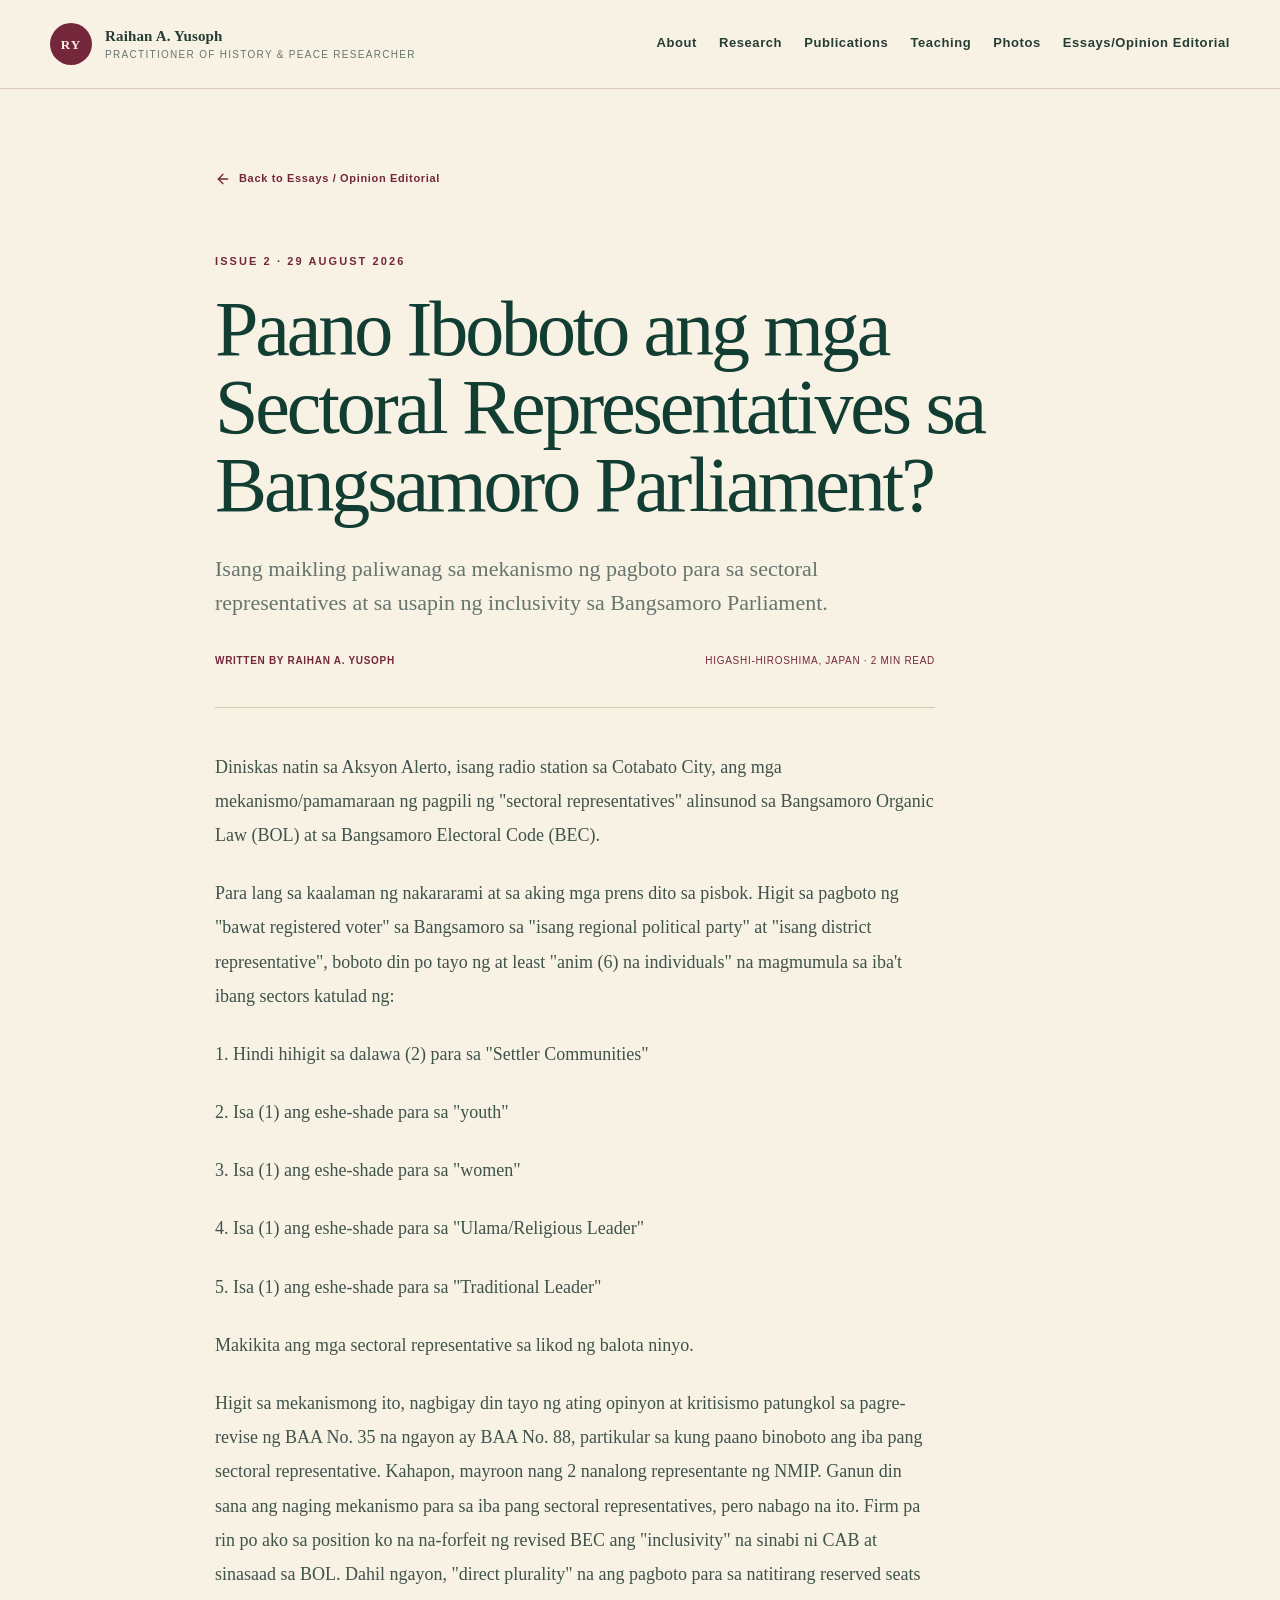
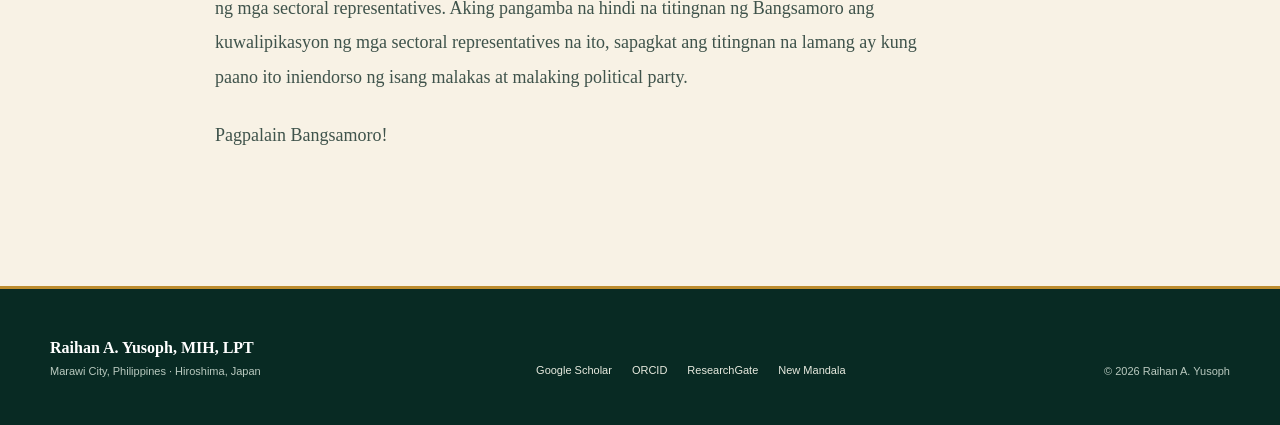
<file: essays/paano-iboboto-sectoral-representatives-bangsamoro-parliament/index.html>
<!DOCTYPE html><html lang="en"><head><meta charSet="utf-8"/><meta name="viewport" content="width=device-width, initial-scale=1"/><link rel="stylesheet" href="/_next/static/chunks/0qvt962l_68yz.css" data-precedence="next"/><link rel="preload" as="script" fetchPriority="low" href="/_next/static/chunks/15xrurgzs99gv.js"/><script src="/_next/static/chunks/0dgq26a5_oy.a.js" async=""></script><script src="/_next/static/chunks/07lhk_q6pmm3r.js" async=""></script><script src="/_next/static/chunks/0au83~zq0~0pf.js" async=""></script><script src="/_next/static/chunks/turbopack-07ur8f85nectq.js" async=""></script><script src="/_next/static/chunks/01xlw8hd842-c.js" async=""></script><script src="/_next/static/chunks/0d3shmwh5_nmn.js" async=""></script><script src="/_next/static/chunks/0s7e_195_1~m9.js" async=""></script><title>Paano Iboboto ang mga Sectoral Representatives sa Bangsamoro Parliament? | Raihan A. Yusoph</title><meta name="description" content="Isang maikling paliwanag sa mekanismo ng pagboto para sa sectoral representatives at sa usapin ng inclusivity sa Bangsamoro Parliament."/><meta name="author" content="Raihan A. Yusoph"/><meta name="keywords" content="Raihan A. Yusoph,Bangsamoro studies,Mindanao history,peace and conflict studies,Mranaw history"/><link rel="shortcut icon" href="/favicon.svg"/><link rel="icon" href="/favicon.svg"/><script src="/_next/static/chunks/03~yq9q893hmn.js" noModule=""></script><link rel="manifest" href="/manifest.json"><script src="https://cdn.onesignal.com/sdks/web/v16/OneSignalSDK.page.js" defer></script><script>window.OneSignalDeferred=window.OneSignalDeferred||[];OneSignalDeferred.push(async function(OneSignal){await OneSignal.init({appId:"836516d0-21d1-40c5-bd5f-00081e5593fd",notifyButton:{enable:true,size:"medium",position:"bottom-right",showCredit:false,text:{"launcher.button.aria-label":"Subscribe to website updates","tip.state.unsubscribed":"Subscribe to website updates","tip.state.subscribed":"You are subscribed to website updates","tip.state.blocked":"Notifications are blocked","message.prenotify":"Receive notifications when this website is updated","message.action.subscribed":"Thank you for subscribing!","message.action.resubscribed":"You are subscribed to website updates","message.action.unsubscribed":"You will no longer receive website updates","dialog.main.title":"Website notifications","dialog.main.button.subscribe":"SUBSCRIBE","dialog.main.button.unsubscribe":"UNSUBSCRIBE","dialog.blocked.title":"Unblock notifications","dialog.blocked.message":"Follow your browser instructions to allow notifications."},colors:{"circle.background":"#6f1025","circle.foreground":"#f2c66d","badge.background":"#1f4b3a","badge.foreground":"#ffffff","badge.bordercolor":"#f2c66d","pulse.color":"#f2c66d","dialog.button.background":"#6f1025","dialog.button.background.hovering":"#54101f","dialog.button.background.active":"#3f0c18","dialog.button.foreground":"#ffffff"}}});});</script></head><body><div hidden=""><!--$--><!--/$--></div><div class="site-shell"><header class="site-header"><div class="header-inner"><a class="brand" aria-label="Raihan A. Yusoph, home" href="/"><span class="brand-mark">RY</span><span class="brand-name">Raihan A. Yusoph<small>Practitioner of History &amp; peace researcher</small></span></a><nav aria-label="Primary navigation"><a href="/about/">About</a><a href="/research/">Research</a><a href="/publications/">Publications</a><a href="/teaching/">Teaching</a><a href="/gallery/">Photos</a><a href="/essays/">Essays/Opinion Editorial</a></nav></div></header><main><div class="content-grid essay-detail"><a class="essay-back" href="/essays/"><svg xmlns="http://www.w3.org/2000/svg" width="16" height="16" viewBox="0 0 24 24" fill="none" stroke="currentColor" stroke-width="2" stroke-linecap="round" stroke-linejoin="round" class="lucide lucide-arrow-left" aria-hidden="true"><path d="m12 19-7-7 7-7"></path><path d="M19 12H5"></path></svg> Back to Essays / Opinion Editorial</a><p class="eyebrow">Issue 2<!-- --> · <!-- -->29 August 2026</p><h1>Paano Iboboto ang mga Sectoral Representatives sa Bangsamoro Parliament?</h1><p class="essay-deck">Isang maikling paliwanag sa mekanismo ng pagboto para sa sectoral representatives at sa usapin ng inclusivity sa Bangsamoro Parliament.</p><div class="essay-byline"><strong>Written by <!-- -->Raihan A. Yusoph</strong><span>Higashi-Hiroshima, Japan<!-- --> · <!-- -->2 min read</span></div><article class="essay-body"><p>Diniskas natin sa Aksyon Alerto, isang radio station sa Cotabato City, ang mga mekanismo/pamamaraan ng pagpili ng &quot;sectoral representatives&quot; alinsunod sa Bangsamoro Organic Law (BOL) at sa Bangsamoro Electoral Code (BEC).</p><p>Para lang sa kaalaman ng nakararami at sa aking mga prens dito sa pisbok. Higit sa pagboto ng &quot;bawat registered voter&quot; sa Bangsamoro sa &quot;isang regional political party&quot; at &quot;isang district representative&quot;, boboto din po tayo ng at least &quot;anim (6) na individuals&quot; na magmumula sa iba&#x27;t ibang sectors katulad ng:</p><p>1. Hindi hihigit sa dalawa (2) para sa &quot;Settler Communities&quot;</p><p>2. Isa (1) ang eshe-shade para sa &quot;youth&quot;</p><p>3. Isa (1) ang eshe-shade para sa &quot;women&quot;</p><p>4. Isa (1) ang eshe-shade para sa &quot;Ulama/Religious Leader&quot;</p><p>5. Isa (1) ang eshe-shade para sa &quot;Traditional Leader&quot;</p><p>Makikita ang mga sectoral representative sa likod ng balota ninyo.</p><p>Higit sa mekanismong ito, nagbigay din tayo ng ating opinyon at kritisismo patungkol sa pagre-revise ng BAA No. 35 na ngayon ay BAA No. 88, partikular sa kung paano binoboto ang iba pang sectoral representative. Kahapon, mayroon nang 2 nanalong representante ng NMIP. Ganun din sana ang naging mekanismo para sa iba pang sectoral representatives, pero nabago na ito. Firm pa rin po ako sa position ko na na-forfeit ng revised BEC ang &quot;inclusivity&quot; na sinabi ni CAB at sinasaad sa BOL. Dahil ngayon, &quot;direct plurality&quot; na ang pagboto para sa natitirang reserved seats ng mga sectoral representatives. Aking pangamba na hindi na titingnan ng Bangsamoro ang kuwalipikasyon ng mga sectoral representatives na ito, sapagkat ang titingnan na lamang ay kung paano ito iniendorso ng isang malakas at malaking political party.</p><p>Pagpalain Bangsamoro!</p></article></div></main><footer class="site-footer"><div class="content-grid footer-grid"><div><p class="footer-name">Raihan A. Yusoph, MIH, LPT</p><p>Marawi City, Philippines · Hiroshima, Japan</p></div><div class="footer-links" aria-label="Academic profiles"><a href="https://scholar.google.com/citations?hl=en&amp;user=7pfpm74AAAAJ" rel="noreferrer" target="_blank">Google Scholar</a><a href="https://orcid.org/0000-0001-9791-6979" rel="noreferrer" target="_blank">ORCID</a><a href="https://www.researchgate.net/profile/Raihan-Yusoph" rel="noreferrer" target="_blank">ResearchGate</a><a href="https://www.newmandala.org/author/raihanyusoph/" rel="noreferrer" target="_blank">New Mandala</a></div><p class="footer-note">© <!-- -->2026<!-- --> Raihan A. Yusoph</p></div></footer></div><!--$--><!--/$--><script src="/_next/static/chunks/15xrurgzs99gv.js" id="_R_" async=""></script><script>(self.__next_f=self.__next_f||[]).push([0])</script><script>self.__next_f.push([1,"1:\"$Sreact.fragment\"\n2:I[39756,[\"/_next/static/chunks/01xlw8hd842-c.js\",\"/_next/static/chunks/0d3shmwh5_nmn.js\"],\"default\"]\n3:I[37457,[\"/_next/static/chunks/01xlw8hd842-c.js\",\"/_next/static/chunks/0d3shmwh5_nmn.js\"],\"default\"]\n5:I[97367,[\"/_next/static/chunks/01xlw8hd842-c.js\",\"/_next/static/chunks/0d3shmwh5_nmn.js\"],\"OutletBoundary\"]\n6:\"$Sreact.suspense\"\n9:I[97367,[\"/_next/static/chunks/01xlw8hd842-c.js\",\"/_next/static/chunks/0d3shmwh5_nmn.js\"],\"ViewportBoundary\"]\nb:I[97367,[\"/_next/static/chunks/01xlw8hd842-c.js\",\"/_next/static/chunks/0d3shmwh5_nmn.js\"],\"MetadataBoundary\"]\nd:I[68027,[\"/_next/static/chunks/01xlw8hd842-c.js\",\"/_next/static/chunks/0d3shmwh5_nmn.js\"],\"default\",1]\n:HL[\"/_next/static/chunks/0qvt962l_68yz.css\",\"style\"]\n"])</script><script>self.__next_f.push([1,"0:{\"P\":null,\"c\":[\"\",\"essays\",\"paano-iboboto-sectoral-representatives-bangsamoro-parliament\",\"\"],\"q\":\"\",\"i\":false,\"f\":[[[\"\",{\"children\":[\"essays\",{\"children\":[[\"slug\",\"paano-iboboto-sectoral-representatives-bangsamoro-parliament\",\"d\",null],{\"children\":[\"__PAGE__\",{}]}]}]},\"$undefined\",\"$undefined\",16],[[\"$\",\"$1\",\"c\",{\"children\":[[[\"$\",\"link\",\"0\",{\"rel\":\"stylesheet\",\"href\":\"/_next/static/chunks/0qvt962l_68yz.css\",\"precedence\":\"next\",\"crossOrigin\":\"$undefined\",\"nonce\":\"$undefined\"}],[\"$\",\"script\",\"script-0\",{\"src\":\"/_next/static/chunks/01xlw8hd842-c.js\",\"async\":true,\"nonce\":\"$undefined\"}],[\"$\",\"script\",\"script-1\",{\"src\":\"/_next/static/chunks/0d3shmwh5_nmn.js\",\"async\":true,\"nonce\":\"$undefined\"}]],[\"$\",\"html\",null,{\"lang\":\"en\",\"children\":[\"$\",\"body\",null,{\"children\":[\"$\",\"$L2\",null,{\"parallelRouterKey\":\"children\",\"error\":\"$undefined\",\"errorStyles\":\"$undefined\",\"errorScripts\":\"$undefined\",\"template\":[\"$\",\"$L3\",null,{}],\"templateStyles\":\"$undefined\",\"templateScripts\":\"$undefined\",\"notFound\":[[[\"$\",\"title\",null,{\"children\":\"404: This page could not be found.\"}],[\"$\",\"div\",null,{\"style\":{\"fontFamily\":\"system-ui,\\\"Segoe UI\\\",Roboto,Helvetica,Arial,sans-serif,\\\"Apple Color Emoji\\\",\\\"Segoe UI Emoji\\\"\",\"height\":\"100vh\",\"textAlign\":\"center\",\"display\":\"flex\",\"flexDirection\":\"column\",\"alignItems\":\"center\",\"justifyContent\":\"center\"},\"children\":[\"$\",\"div\",null,{\"children\":[[\"$\",\"style\",null,{\"dangerouslySetInnerHTML\":{\"__html\":\"body{color:#000;background:#fff;margin:0}.next-error-h1{border-right:1px solid rgba(0,0,0,.3)}@media (prefers-color-scheme:dark){body{color:#fff;background:#000}.next-error-h1{border-right:1px solid rgba(255,255,255,.3)}}\"}}],[\"$\",\"h1\",null,{\"className\":\"next-error-h1\",\"style\":{\"display\":\"inline-block\",\"margin\":\"0 20px 0 0\",\"padding\":\"0 23px 0 0\",\"fontSize\":24,\"fontWeight\":500,\"verticalAlign\":\"top\",\"lineHeight\":\"49px\"},\"children\":404}],[\"$\",\"div\",null,{\"style\":{\"display\":\"inline-block\"},\"children\":[\"$\",\"h2\",null,{\"style\":{\"fontSize\":14,\"fontWeight\":400,\"lineHeight\":\"49px\",\"margin\":0},\"children\":\"This page could not be found.\"}]}]]}]}]],[]],\"forbidden\":\"$undefined\",\"unauthorized\":\"$undefined\"}]}]}]]}],{\"children\":[[\"$\",\"$1\",\"c\",{\"children\":[null,[\"$\",\"$L2\",null,{\"parallelRouterKey\":\"children\",\"error\":\"$undefined\",\"errorStyles\":\"$undefined\",\"errorScripts\":\"$undefined\",\"template\":[\"$\",\"$L3\",null,{}],\"templateStyles\":\"$undefined\",\"templateScripts\":\"$undefined\",\"notFound\":\"$undefined\",\"forbidden\":\"$undefined\",\"unauthorized\":\"$undefined\"}]]}],{\"children\":[[\"$\",\"$1\",\"c\",{\"children\":[null,[\"$\",\"$L2\",null,{\"parallelRouterKey\":\"children\",\"error\":\"$undefined\",\"errorStyles\":\"$undefined\",\"errorScripts\":\"$undefined\",\"template\":[\"$\",\"$L3\",null,{}],\"templateStyles\":\"$undefined\",\"templateScripts\":\"$undefined\",\"notFound\":\"$undefined\",\"forbidden\":\"$undefined\",\"unauthorized\":\"$undefined\"}]]}],{\"children\":[[\"$\",\"$1\",\"c\",{\"children\":[\"$L4\",[[\"$\",\"script\",\"script-0\",{\"src\":\"/_next/static/chunks/0s7e_195_1~m9.js\",\"async\":true,\"nonce\":\"$undefined\"}]],[\"$\",\"$L5\",null,{\"children\":[\"$\",\"$6\",null,{\"name\":\"Next.MetadataOutlet\",\"children\":\"$@7\"}]}]]}],{},null,false,null]},null,false,\"$@8\"]},null,false,\"$@8\"]},null,false,null],[\"$\",\"$1\",\"h\",{\"children\":[null,[\"$\",\"$L9\",null,{\"children\":\"$La\"}],[\"$\",\"div\",null,{\"hidden\":true,\"children\":[\"$\",\"$Lb\",null,{\"children\":[\"$\",\"$6\",null,{\"name\":\"Next.Metadata\",\"children\":\"$Lc\"}]}]}],null]}],false]],\"m\":\"$undefined\",\"G\":[\"$d\",[[\"$\",\"link\",\"0\",{\"rel\":\"stylesheet\",\"href\":\"/_next/static/chunks/0qvt962l_68yz.css\",\"precedence\":\"next\",\"crossOrigin\":\"$undefined\",\"nonce\":\"$undefined\"}]]],\"S\":true,\"h\":null,\"s\":\"$undefined\",\"l\":\"$undefined\",\"p\":\"$undefined\",\"d\":\"$undefined\",\"b\":\"3i3AkCF10onSyPZ8ksnJY\"}\n"])</script><script>self.__next_f.push([1,"e:[]\n8:\"$We\"\n"])</script><script>self.__next_f.push([1,"f:I[22016,[\"/_next/static/chunks/01xlw8hd842-c.js\",\"/_next/static/chunks/0d3shmwh5_nmn.js\",\"/_next/static/chunks/0s7e_195_1~m9.js\"],\"\"]\n10:I[5014,[\"/_next/static/chunks/01xlw8hd842-c.js\",\"/_next/static/chunks/0d3shmwh5_nmn.js\",\"/_next/static/chunks/0s7e_195_1~m9.js\"],\"default\"]\n"])</script><script>self.__next_f.push([1,"4:[\"$\",\"div\",null,{\"className\":\"site-shell\",\"children\":[[\"$\",\"header\",null,{\"className\":\"site-header\",\"children\":[\"$\",\"div\",null,{\"className\":\"header-inner\",\"children\":[[\"$\",\"$Lf\",null,{\"className\":\"brand\",\"href\":\"/\",\"aria-label\":\"Raihan A. Yusoph, home\",\"children\":[[\"$\",\"span\",null,{\"className\":\"brand-mark\",\"children\":\"RY\"}],[\"$\",\"span\",null,{\"className\":\"brand-name\",\"children\":[\"Raihan A. Yusoph\",[\"$\",\"small\",null,{\"children\":\"Practitioner of History \u0026 peace researcher\"}]]}]]}],[\"$\",\"nav\",null,{\"aria-label\":\"Primary navigation\",\"children\":[[\"$\",\"$Lf\",\"/about\",{\"href\":\"/about\",\"children\":\"About\"}],[\"$\",\"$Lf\",\"/research\",{\"href\":\"/research\",\"children\":\"Research\"}],[\"$\",\"$Lf\",\"/publications\",{\"href\":\"/publications\",\"children\":\"Publications\"}],[\"$\",\"$Lf\",\"/teaching\",{\"href\":\"/teaching\",\"children\":\"Teaching\"}],[\"$\",\"$Lf\",\"/gallery\",{\"href\":\"/gallery\",\"children\":\"Photos\"}],[\"$\",\"$Lf\",\"/essays\",{\"href\":\"/essays\",\"children\":\"Essays/Opinion Editorial\"}]]}]]}]}],[\"$\",\"main\",null,{\"children\":[\"$\",\"div\",null,{\"className\":\"content-grid essay-detail\",\"children\":[[\"$\",\"$Lf\",null,{\"className\":\"essay-back\",\"href\":\"/essays\",\"children\":[[\"$\",\"$L10\",null,{\"ref\":\"$undefined\",\"iconNode\":[[\"path\",{\"d\":\"m12 19-7-7 7-7\",\"key\":\"1l729n\"}],[\"path\",{\"d\":\"M19 12H5\",\"key\":\"x3x0zl\"}]],\"className\":\"lucide-arrow-left\",\"size\":16,\"aria-hidden\":\"true\"}],\" Back to Essays / Opinion Editorial\"]}],[\"$\",\"p\",null,{\"className\":\"eyebrow\",\"children\":[\"Issue 2\",\" · \",\"29 August 2026\"]}],[\"$\",\"h1\",null,{\"children\":\"Paano Iboboto ang mga Sectoral Representatives sa Bangsamoro Parliament?\"}],[\"$\",\"p\",null,{\"className\":\"essay-deck\",\"children\":\"Isang maikling paliwanag sa mekanismo ng pagboto para sa sectoral representatives at sa usapin ng inclusivity sa Bangsamoro Parliament.\"}],[\"$\",\"div\",null,{\"className\":\"essay-byline\",\"children\":[[\"$\",\"strong\",null,{\"children\":[\"Written by \",\"Raihan A. Yusoph\"]}],[\"$\",\"span\",null,{\"children\":[\"Higashi-Hiroshima, Japan\",\" · \",\"2 min read\"]}]]}],[\"$\",\"article\",null,{\"className\":\"essay-body\",\"children\":[[\"$\",\"p\",\"paano-iboboto-sectoral-representatives-bangsamoro-parliament-0\",{\"children\":\"Diniskas natin sa Aksyon Alerto, isang radio station sa Cotabato City, ang mga mekanismo/pamamaraan ng pagpili ng \\\"sectoral representatives\\\" alinsunod sa Bangsamoro Organic Law (BOL) at sa Bangsamoro Electoral Code (BEC).\"}],[\"$\",\"p\",\"paano-iboboto-sectoral-representatives-bangsamoro-parliament-1\",{\"children\":\"Para lang sa kaalaman ng nakararami at sa aking mga prens dito sa pisbok. Higit sa pagboto ng \\\"bawat registered voter\\\" sa Bangsamoro sa \\\"isang regional political party\\\" at \\\"isang district representative\\\", boboto din po tayo ng at least \\\"anim (6) na individuals\\\" na magmumula sa iba't ibang sectors katulad ng:\"}],[\"$\",\"p\",\"paano-iboboto-sectoral-representatives-bangsamoro-parliament-2\",{\"children\":\"1. Hindi hihigit sa dalawa (2) para sa \\\"Settler Communities\\\"\"}],[\"$\",\"p\",\"paano-iboboto-sectoral-representatives-bangsamoro-parliament-3\",{\"children\":\"2. Isa (1) ang eshe-shade para sa \\\"youth\\\"\"}],[\"$\",\"p\",\"paano-iboboto-sectoral-representatives-bangsamoro-parliament-4\",{\"children\":\"3. Isa (1) ang eshe-shade para sa \\\"women\\\"\"}],[\"$\",\"p\",\"paano-iboboto-sectoral-representatives-bangsamoro-parliament-5\",{\"children\":\"4. Isa (1) ang eshe-shade para sa \\\"Ulama/Religious Leader\\\"\"}],[\"$\",\"p\",\"paano-iboboto-sectoral-representatives-bangsamoro-parliament-6\",{\"children\":\"5. Isa (1) ang eshe-shade para sa \\\"Traditional Leader\\\"\"}],[\"$\",\"p\",\"paano-iboboto-sectoral-representatives-bangsamoro-parliament-7\",{\"children\":\"Makikita ang mga sectoral representative sa likod ng balota ninyo.\"}],[\"$\",\"p\",\"paano-iboboto-sectoral-representatives-bangsamoro-parliament-8\",{\"children\":\"Higit sa mekanismong ito, nagbigay din tayo ng ating opinyon at kritisismo patungkol sa pagre-revise ng BAA No. 35 na ngayon ay BAA No. 88, partikular sa kung paano binoboto ang iba pang sectoral representative. Kahapon, mayroon nang 2 nanalong representante ng NMIP. Ganun din sana ang naging mekanismo para sa iba pang sectoral representatives, pero nabago na ito. Firm pa rin po ako sa position ko na na-forfeit ng revised BEC ang \\\"inclusivity\\\" na sinabi ni CAB at sinasaad sa BOL. Dahil ngayon, \\\"direct plurality\\\" na ang pagboto para sa natitirang reserved seats ng mga sectoral representatives. Aking pangamba na hindi na titingnan ng Bangsamoro ang kuwalipikasyon ng mga sectoral representatives na ito, sapagkat ang titingnan na lamang ay kung paano ito iniendorso ng isang malakas at malaking political party.\"}],\"$L11\"]}]]}]}],\"$L12\"]}]\n"])</script><script>self.__next_f.push([1,"11:[\"$\",\"p\",\"paano-iboboto-sectoral-representatives-bangsamoro-parliament-9\",{\"children\":\"Pagpalain Bangsamoro!\"}]\n12:[\"$\",\"footer\",null,{\"className\":\"site-footer\",\"children\":[\"$\",\"div\",null,{\"className\":\"content-grid footer-grid\",\"children\":[[\"$\",\"div\",null,{\"children\":[[\"$\",\"p\",null,{\"className\":\"footer-name\",\"children\":\"Raihan A. Yusoph, MIH, LPT\"}],[\"$\",\"p\",null,{\"children\":\"Marawi City, Philippines · Hiroshima, Japan\"}]]}],[\"$\",\"div\",null,{\"className\":\"footer-links\",\"aria-label\":\"Academic profiles\",\"children\":[[\"$\",\"a\",\"Google Scholar\",{\"href\":\"https://scholar.google.com/citations?hl=en\u0026user=7pfpm74AAAAJ\",\"rel\":\"noreferrer\",\"target\":\"_blank\",\"children\":\"Google Scholar\"}],[\"$\",\"a\",\"ORCID\",{\"href\":\"https://orcid.org/0000-0001-9791-6979\",\"rel\":\"noreferrer\",\"target\":\"_blank\",\"children\":\"ORCID\"}],[\"$\",\"a\",\"ResearchGate\",{\"href\":\"https://www.researchgate.net/profile/Raihan-Yusoph\",\"rel\":\"noreferrer\",\"target\":\"_blank\",\"children\":\"ResearchGate\"}],[\"$\",\"a\",\"New Mandala\",{\"href\":\"https://www.newmandala.org/author/raihanyusoph/\",\"rel\":\"noreferrer\",\"target\":\"_blank\",\"children\":\"New Mandala\"}]]}],[\"$\",\"p\",null,{\"className\":\"footer-note\",\"children\":[\"© \",2026,\" Raihan A. Yusoph\"]}]]}]}]\n"])</script><script>self.__next_f.push([1,"a:[[\"$\",\"meta\",\"0\",{\"charSet\":\"utf-8\"}],[\"$\",\"meta\",\"1\",{\"name\":\"viewport\",\"content\":\"width=device-width, initial-scale=1\"}]]\n"])</script><script>self.__next_f.push([1,"13:I[27201,[\"/_next/static/chunks/01xlw8hd842-c.js\",\"/_next/static/chunks/0d3shmwh5_nmn.js\"],\"IconMark\"]\n7:null\nc:[[\"$\",\"title\",\"0\",{\"children\":\"Paano Iboboto ang mga Sectoral Representatives sa Bangsamoro Parliament? | Raihan A. Yusoph\"}],[\"$\",\"meta\",\"1\",{\"name\":\"description\",\"content\":\"Isang maikling paliwanag sa mekanismo ng pagboto para sa sectoral representatives at sa usapin ng inclusivity sa Bangsamoro Parliament.\"}],[\"$\",\"meta\",\"2\",{\"name\":\"author\",\"content\":\"Raihan A. Yusoph\"}],[\"$\",\"meta\",\"3\",{\"name\":\"keywords\",\"content\":\"Raihan A. Yusoph,Bangsamoro studies,Mindanao history,peace and conflict studies,Mranaw history\"}],[\"$\",\"link\",\"4\",{\"rel\":\"shortcut icon\",\"href\":\"/favicon.svg\"}],[\"$\",\"link\",\"5\",{\"rel\":\"icon\",\"href\":\"/favicon.svg\"}],[\"$\",\"$L13\",\"6\",{}]]\n"])</script></body></html>
</file>
<file: _next/static/chunks/0f7p.vnqeiduh.css>
@layer properties{@supports (((-webkit-hyphens:none)) and (not (margin-trim:inline))) or ((-moz-orient:inline) and (not (color:rgb(from red r g b)))){:root,:host{--shimmer-angle:20deg}*,:before,:after,::backdrop{--tw-translate-x:0;--tw-translate-y:0;--tw-translate-z:0;--tw-rotate-x:initial;--tw-rotate-y:initial;--tw-rotate-z:initial;--tw-skew-x:initial;--tw-skew-y:initial;--tw-scroll-snap-strictness:proximity;--tw-space-x-reverse:0;--tw-border-style:solid;--tw-leading:initial;--tw-font-weight:initial;--tw-tracking:initial;--tw-ordinal:initial;--tw-slashed-zero:initial;--tw-numeric-figure:initial;--tw-numeric-spacing:initial;--tw-numeric-fraction:initial;--tw-shadow:0 0 #0000;--tw-shadow-color:initial;--tw-shadow-alpha:100%;--tw-inset-shadow:0 0 #0000;--tw-inset-shadow-color:initial;--tw-inset-shadow-alpha:100%;--tw-ring-color:initial;--tw-ring-shadow:0 0 #0000;--tw-inset-ring-color:initial;--tw-inset-ring-shadow:0 0 #0000;--tw-ring-inset:initial;--tw-ring-offset-width:0px;--tw-ring-offset-color:#fff;--tw-ring-offset-shadow:0 0 #0000;--tw-outline-style:solid;--tw-duration:initial;--tw-ease:initial;--tw-content:"";--tw-scale-x:1;--tw-scale-y:1;--tw-scale-z:1;--tw-animation-delay:0s;--tw-animation-direction:normal;--tw-animation-duration:initial;--tw-animation-fill-mode:none;--tw-animation-iteration-count:1;--tw-enter-blur:0;--tw-enter-opacity:1;--tw-enter-rotate:0;--tw-enter-scale:1;--tw-enter-translate-x:0;--tw-enter-translate-y:0;--tw-exit-blur:0;--tw-exit-opacity:1;--tw-exit-rotate:0;--tw-exit-scale:1;--tw-exit-translate-x:0;--tw-exit-translate-y:0;--scroll-fade-t:0px;--scroll-fade-b:0px;--scroll-fade-s:0px;--scroll-fade-e:0px;--scroll-fade-mask:initial;--shimmer-image:initial;--shimmer-text-fill:initial}}}@layer theme{:root,:host{--font-sans:ui-sans-serif, system-ui, sans-serif, "Apple Color Emoji", "Segoe UI Emoji", "Segoe UI Symbol", "Noto Color Emoji";--font-mono:ui-monospace, SFMono-Regular, Menlo, Monaco, Consolas, "Liberation Mono", "Courier New", monospace;--color-black:#000;--color-white:#fff;--spacing:.25rem;--container-xs:20rem;--container-sm:24rem;--container-lg:32rem;--text-xs:.75rem;--text-xs--line-height:calc(1 / .75);--text-sm:.875rem;--text-sm--line-height:calc(1.25 / .875);--text-base:1rem;--text-base--line-height:calc(1.5 / 1);--text-lg:1.125rem;--text-lg--line-height:calc(1.75 / 1.125);--font-weight-normal:400;--font-weight-medium:500;--font-weight-semibold:600;--tracking-tight:-.025em;--tracking-widest:.1em;--leading-tight:1.25;--leading-snug:1.375;--leading-normal:1.5;--leading-relaxed:1.625;--radius-xs:.125rem;--radius-sm:.25rem;--radius-md:.375rem;--radius-lg:.5rem;--radius-xl:.75rem;--ease-in-out:cubic-bezier(.4, 0, .2, 1);--animate-spin:spin 1s linear infinite;--animate-pulse:pulse 2s cubic-bezier(.4, 0, .6, 1) infinite;--aspect-video:16 / 9;--default-transition-duration:.15s;--default-transition-timing-function:cubic-bezier(.4, 0, .2, 1);--default-font-family:var(--font-sans);--default-mono-font-family:var(--font-mono)}}@layer base{*,:after,:before,::backdrop{box-sizing:border-box;border:0 solid;margin:0;padding:0}::file-selector-button{box-sizing:border-box;border:0 solid;margin:0;padding:0}html,:host{-webkit-text-size-adjust:100%;tab-size:4;line-height:1.5;font-family:var(--default-font-family,ui-sans-serif, system-ui, sans-serif, "Apple Color Emoji", "Segoe UI Emoji", "Segoe UI Symbol", "Noto Color Emoji");font-feature-settings:var(--default-font-feature-settings,normal);font-variation-settings:var(--default-font-variation-settings,normal);-webkit-tap-highlight-color:transparent}hr{height:0;color:inherit;border-top-width:1px}abbr:where([title]){-webkit-text-decoration:underline dotted;text-decoration:underline dotted}h1,h2,h3,h4,h5,h6{font-size:inherit;font-weight:inherit}a{color:inherit;-webkit-text-decoration:inherit;-webkit-text-decoration:inherit;-webkit-text-decoration:inherit;-webkit-text-decoration:inherit;text-decoration:inherit}b,strong{font-weight:bolder}code,kbd,samp,pre{font-family:var(--default-mono-font-family,ui-monospace, SFMono-Regular, Menlo, Monaco, Consolas, "Liberation Mono", "Courier New", monospace);font-feature-settings:var(--default-mono-font-feature-settings,normal);font-variation-settings:var(--default-mono-font-variation-settings,normal);font-size:1em}small{font-size:80%}sub,sup{vertical-align:baseline;font-size:75%;line-height:0;position:relative}sub{bottom:-.25em}sup{top:-.5em}table{text-indent:0;border-color:inherit;border-collapse:collapse}:-moz-focusring{outline:auto}progress{vertical-align:baseline}summary{display:list-item}ol,ul,menu{list-style:none}img,svg,video,canvas,audio,iframe,embed,object{vertical-align:middle;display:block}img,video{max-width:100%;height:auto}button,input,select,optgroup,textarea{font:inherit;font-feature-settings:inherit;font-variation-settings:inherit;letter-spacing:inherit;color:inherit;opacity:1;background-color:#0000;border-radius:0}::file-selector-button{font:inherit;font-feature-settings:inherit;font-variation-settings:inherit;letter-spacing:inherit;color:inherit;opacity:1;background-color:#0000;border-radius:0}:where(select:is([multiple],[size])) optgroup{font-weight:bolder}:where(select:is([multiple],[size])) optgroup option{padding-inline-start:20px}::file-selector-button{margin-inline-end:4px}::placeholder{opacity:1}@supports (not ((-webkit-appearance:-apple-pay-button))) or (contain-intrinsic-size:1px){::placeholder{color:currentColor}@supports (color:color-mix(in lab, red, red)){::placeholder{color:color-mix(in oklab, currentcolor 50%, transparent)}}}textarea{resize:vertical}::-webkit-search-decoration{-webkit-appearance:none}::-webkit-date-and-time-value{min-height:1lh;text-align:inherit}::-webkit-datetime-edit{display:inline-flex}::-webkit-datetime-edit-fields-wrapper{padding:0}::-webkit-datetime-edit{padding-block:0}::-webkit-datetime-edit-year-field{padding-block:0}::-webkit-datetime-edit-month-field{padding-block:0}::-webkit-datetime-edit-day-field{padding-block:0}::-webkit-datetime-edit-hour-field{padding-block:0}::-webkit-datetime-edit-minute-field{padding-block:0}::-webkit-datetime-edit-second-field{padding-block:0}::-webkit-datetime-edit-millisecond-field{padding-block:0}::-webkit-datetime-edit-meridiem-field{padding-block:0}::-webkit-calendar-picker-indicator{line-height:1}:-moz-ui-invalid{box-shadow:none}button,input:where([type=button],[type=reset],[type=submit]){appearance:button}::file-selector-button{appearance:button}::-webkit-inner-spin-button{height:auto}::-webkit-outer-spin-button{height:auto}[hidden]:where(:not([hidden=until-found])){display:none!important}}@layer components;@layer utilities{.\@container\/card-header{container:card-header/inline-size}.\@container\/field-group{container:field-group/inline-size}.pointer-events-none{pointer-events:none}.invisible{visibility:hidden}.visible{visibility:visible}.sr-only{clip-path:inset(50%);white-space:nowrap;border-width:0;width:1px;height:1px;margin:-1px;padding:0;position:absolute;overflow:hidden}.absolute{position:absolute}.fixed{position:fixed}.relative{position:relative}.static{position:static}.inset-0{inset:calc(var(--spacing) * 0)}.inset-x-0{inset-inline:calc(var(--spacing) * 0)}.inset-y-0{inset-block:calc(var(--spacing) * 0)}.inset-s-1\/2{inset-inline-start:50%}.start{inset-inline-start:var(--spacing)}.end{inset-inline-end:var(--spacing)}.-top-12{top:calc(var(--spacing) * -12)}.top-0{top:calc(var(--spacing) * 0)}.top-1\.5{top:calc(var(--spacing) * 1.5)}.top-1\/2{top:50%}.top-3\.5{top:calc(var(--spacing) * 3.5)}.top-4{top:calc(var(--spacing) * 4)}.top-\[1px\]{top:1px}.top-\[50\%\]{top:50%}.top-\[60\%\]{top:60%}.top-full{top:100%}.-right-12{right:calc(var(--spacing) * -12)}.right-0{right:calc(var(--spacing) * 0)}.right-1{right:calc(var(--spacing) * 1)}.right-2{right:calc(var(--spacing) * 2)}.right-3{right:calc(var(--spacing) * 3)}.right-3\.5{right:calc(var(--spacing) * 3.5)}.right-4{right:calc(var(--spacing) * 4)}.-bottom-12{bottom:calc(var(--spacing) * -12)}.bottom-0{bottom:calc(var(--spacing) * 0)}.-left-12{left:calc(var(--spacing) * -12)}.left-0{left:calc(var(--spacing) * 0)}.left-1\/2{left:50%}.left-2{left:calc(var(--spacing) * 2)}.left-3{left:calc(var(--spacing) * 3)}.left-\[50\%\]{left:50%}.isolate{isolation:isolate}.z-10{z-index:10}.z-20{z-index:20}.z-50{z-index:50}.z-\[1\]{z-index:1}.order-first{order:-9999}.order-last{order:9999}.col-start-2{grid-column-start:2}.row-span-2{grid-row:span 2/span 2}.row-start-1{grid-row-start:1}.m-0\!{margin:calc(var(--spacing) * 0)!important}.-mx-1{margin-inline:calc(var(--spacing) * -1)}.mx-2{margin-inline:calc(var(--spacing) * 2)}.mx-3\.5{margin-inline:calc(var(--spacing) * 3.5)}.mx-auto{margin-inline:auto}.-my-2{margin-block:calc(var(--spacing) * -2)}.my-0{margin-block:calc(var(--spacing) * 0)}.my-0\.5{margin-block:calc(var(--spacing) * .5)}.my-1{margin-block:calc(var(--spacing) * 1)}.-mt-4{margin-top:calc(var(--spacing) * -4)}.mt-0\.5{margin-top:calc(var(--spacing) * .5)}.mt-1\.5{margin-top:calc(var(--spacing) * 1.5)}.mt-2{margin-top:calc(var(--spacing) * 2)}.mt-4{margin-top:calc(var(--spacing) * 4)}.mt-auto{margin-top:auto}.mb-2{margin-bottom:calc(var(--spacing) * 2)}.mb-3{margin-bottom:calc(var(--spacing) * 3)}.-ml-1{margin-left:calc(var(--spacing) * -1)}.-ml-4{margin-left:calc(var(--spacing) * -4)}.ml-1{margin-left:calc(var(--spacing) * 1)}.ml-4{margin-left:calc(var(--spacing) * 4)}.ml-auto{margin-left:auto}.line-clamp-1{-webkit-line-clamp:1;-webkit-box-orient:vertical;display:-webkit-box;overflow:hidden}.line-clamp-2{-webkit-line-clamp:2;-webkit-box-orient:vertical;display:-webkit-box;overflow:hidden}.block{display:block}.contents{display:contents}.flex{display:flex}.grid{display:grid}.hidden{display:none}.inline-flex{display:inline-flex}.table{display:table}.table-caption{display:table-caption}.table-cell{display:table-cell}.table-row{display:table-row}.field-sizing-content{field-sizing:content}.aspect-square{aspect-ratio:1}.aspect-video{aspect-ratio:var(--aspect-video)}.size-\(--cell-size\){width:var(--cell-size);height:var(--cell-size)}.size-2{width:calc(var(--spacing) * 2);height:calc(var(--spacing) * 2)}.size-2\.5{width:calc(var(--spacing) * 2.5);height:calc(var(--spacing) * 2.5)}.size-3{width:calc(var(--spacing) * 3);height:calc(var(--spacing) * 3)}.size-3\.5{width:calc(var(--spacing) * 3.5);height:calc(var(--spacing) * 3.5)}.size-4{width:calc(var(--spacing) * 4);height:calc(var(--spacing) * 4)}.size-6{width:calc(var(--spacing) * 6);height:calc(var(--spacing) * 6)}.size-7{width:calc(var(--spacing) * 7);height:calc(var(--spacing) * 7)}.size-8{width:calc(var(--spacing) * 8);height:calc(var(--spacing) * 8)}.size-9{width:calc(var(--spacing) * 9);height:calc(var(--spacing) * 9)}.size-10{width:calc(var(--spacing) * 10);height:calc(var(--spacing) * 10)}.size-16{width:calc(var(--spacing) * 16);height:calc(var(--spacing) * 16)}.size-auto{width:auto;height:auto}.size-full{width:100%;height:100%}.h-\(--cell-size\){height:var(--cell-size)}.h-1\.5{height:calc(var(--spacing) * 1.5)}.h-2{height:calc(var(--spacing) * 2)}.h-2\.5{height:calc(var(--spacing) * 2.5)}.h-4{height:calc(var(--spacing) * 4)}.h-5{height:calc(var(--spacing) * 5)}.h-6{height:calc(var(--spacing) * 6)}.h-7{height:calc(var(--spacing) * 7)}.h-8{height:calc(var(--spacing) * 8)}.h-9{height:calc(var(--spacing) * 9)}.h-10{height:calc(var(--spacing) * 10)}.h-12{height:calc(var(--spacing) * 12)}.h-\[calc\(--spacing\(5\.5\)\)\]{height:calc(calc(var(--spacing) * 5.5))}.h-\[calc\(100\%-1px\)\]{height:calc(100% - 1px)}.h-\[var\(--radix-navigation-menu-viewport-height\)\]{height:var(--radix-navigation-menu-viewport-height)}.h-\[var\(--radix-select-trigger-height\)\]{height:var(--radix-select-trigger-height)}.h-auto{height:auto}.h-full{height:100%}.h-max{height:max-content}.h-px{height:1px}.h-svh{height:100svh}.max-h-\(--radix-context-menu-content-available-height\){max-height:var(--radix-context-menu-content-available-height)}.max-h-\(--radix-dropdown-menu-content-available-height\){max-height:var(--radix-dropdown-menu-content-available-height)}.max-h-\(--radix-select-content-available-height\){max-height:var(--radix-select-content-available-height)}.max-h-96{max-height:calc(var(--spacing) * 96)}.max-h-\[300px\]{max-height:300px}.max-h-\[min\(calc\(--spacing\(96\)---spacing\(9\)\)\,calc\(var\(--available-height\)---spacing\(9\)\)\)\]{max-height:min(calc(calc(var(--spacing) * 96) - calc(var(--spacing) * 9)), calc(var(--available-height) - calc(var(--spacing) * 9)))}.min-h-0{min-height:calc(var(--spacing) * 0)}.min-h-4{min-height:calc(var(--spacing) * 4)}.min-h-9{min-height:calc(var(--spacing) * 9)}.min-h-16{min-height:calc(var(--spacing) * 16)}.min-h-full{min-height:100%}.min-h-svh{min-height:100svh}.w-\(--anchor-width\){width:var(--anchor-width)}.w-\(--cell-size\){width:var(--cell-size)}.w-\(--sidebar-width\){width:var(--sidebar-width)}.w-0{width:calc(var(--spacing) * 0)}.w-1{width:calc(var(--spacing) * 1)}.w-2{width:calc(var(--spacing) * 2)}.w-2\.5{width:calc(var(--spacing) * 2.5)}.w-3{width:calc(var(--spacing) * 3)}.w-3\/4{width:75%}.w-4{width:calc(var(--spacing) * 4)}.w-5{width:calc(var(--spacing) * 5)}.w-9{width:calc(var(--spacing) * 9)}.w-10{width:calc(var(--spacing) * 10)}.w-24{width:calc(var(--spacing) * 24)}.w-64{width:calc(var(--spacing) * 64)}.w-72{width:calc(var(--spacing) * 72)}.w-\[100px\]{width:100px}.w-auto{width:auto}.w-fit{width:fit-content}.w-full{width:100%}.w-max{width:max-content}.w-px{width:1px}.max-w-\(--available-width\){max-width:var(--available-width)}.max-w-\(--skeleton-width\){max-width:var(--skeleton-width)}.max-w-\[80\%\]{max-width:80%}.max-w-\[calc\(100\%-2rem\)\]{max-width:calc(100% - 2rem)}.max-w-full{max-width:100%}.max-w-max{max-width:max-content}.max-w-sm{max-width:var(--container-sm)}.min-w-\(--cell-size\){min-width:var(--cell-size)}.min-w-0{min-width:calc(var(--spacing) * 0)}.min-w-5{min-width:calc(var(--spacing) * 5)}.min-w-8{min-width:calc(var(--spacing) * 8)}.min-w-9{min-width:calc(var(--spacing) * 9)}.min-w-10{min-width:calc(var(--spacing) * 10)}.min-w-16{min-width:calc(var(--spacing) * 16)}.min-w-40{min-width:calc(var(--spacing) * 40)}.min-w-\[8rem\]{min-width:8rem}.min-w-\[12rem\]{min-width:12rem}.min-w-\[calc\(var\(--anchor-width\)\+--spacing\(7\)\)\]{min-width:calc(var(--anchor-width) + calc(var(--spacing) * 7))}.min-w-\[var\(--radix-select-trigger-width\)\]{min-width:var(--radix-select-trigger-width)}.flex-1{flex:1}.shrink-0{flex-shrink:0}.grow{flex-grow:1}.grow-0{flex-grow:0}.basis-full{flex-basis:100%}.caption-bottom{caption-side:bottom}.border-collapse{border-collapse:collapse}.origin-\(--radix-context-menu-content-transform-origin\){transform-origin:var(--radix-context-menu-content-transform-origin)}.origin-\(--radix-dropdown-menu-content-transform-origin\){transform-origin:var(--radix-dropdown-menu-content-transform-origin)}.origin-\(--radix-hover-card-content-transform-origin\){transform-origin:var(--radix-hover-card-content-transform-origin)}.origin-\(--radix-menubar-content-transform-origin\){transform-origin:var(--radix-menubar-content-transform-origin)}.origin-\(--radix-popover-content-transform-origin\){transform-origin:var(--radix-popover-content-transform-origin)}.origin-\(--radix-select-content-transform-origin\){transform-origin:var(--radix-select-content-transform-origin)}.origin-\(--radix-tooltip-content-transform-origin\){transform-origin:var(--radix-tooltip-content-transform-origin)}.origin-\(--transform-origin\){transform-origin:var(--transform-origin)}.-translate-x-1\/2{--tw-translate-x:calc(calc(1 / 2 * 100%) * -1);translate:var(--tw-translate-x) var(--tw-translate-y)}.-translate-x-px{--tw-translate-x:-1px;translate:var(--tw-translate-x) var(--tw-translate-y)}.translate-x-\[-50\%\]{--tw-translate-x:-50%;translate:var(--tw-translate-x) var(--tw-translate-y)}.translate-x-px{--tw-translate-x:1px;translate:var(--tw-translate-x) var(--tw-translate-y)}.-translate-y-1\/2{--tw-translate-y:calc(calc(1 / 2 * 100%) * -1);translate:var(--tw-translate-x) var(--tw-translate-y)}.-translate-y-3\/4{--tw-translate-y:calc(calc(3 / 4 * 100%) * -1);translate:var(--tw-translate-x) var(--tw-translate-y)}.translate-y-0\.5{--tw-translate-y:calc(var(--spacing) * .5);translate:var(--tw-translate-x) var(--tw-translate-y)}.translate-y-3\/4{--tw-translate-y:calc(3 / 4 * 100%);translate:var(--tw-translate-x) var(--tw-translate-y)}.translate-y-\[-50\%\]{--tw-translate-y:-50%;translate:var(--tw-translate-x) var(--tw-translate-y)}.translate-y-\[calc\(-50\%_-_2px\)\]{--tw-translate-y:calc(-50% - 2px);translate:var(--tw-translate-x) var(--tw-translate-y)}.rotate-45{rotate:45deg}.rotate-90{rotate:90deg}.transform{transform:var(--tw-rotate-x,) var(--tw-rotate-y,) var(--tw-rotate-z,) var(--tw-skew-x,) var(--tw-skew-y,)}.scroll-fade-x{--_scroll-fade-size-s:var(--scroll-fade-s-size,var(--scroll-fade-size,min(12%, calc(var(--spacing) * 10))));--_scroll-fade-size-e:var(--scroll-fade-e-size,var(--scroll-fade-size,min(12%, calc(var(--spacing) * 10))));--scroll-fade-inline:linear-gradient(to right, transparent 0, #000 var(--scroll-fade-s,0px), #000 calc(100% - var(--scroll-fade-e,0px)), transparent 100%)}.scroll-fade-x:where([dir=rtl],[dir=rtl] *){--scroll-fade-inline:linear-gradient(to left, transparent 0, #000 var(--scroll-fade-s,0px), #000 calc(100% - var(--scroll-fade-e,0px)), transparent 100%)}.scroll-fade-x{-webkit-mask-image:var(--scroll-fade-mask,var(--scroll-fade-inline));-webkit-mask-image:var(--scroll-fade-mask,var(--scroll-fade-inline));-webkit-mask-image:var(--scroll-fade-mask,var(--scroll-fade-inline));-webkit-mask-image:var(--scroll-fade-mask,var(--scroll-fade-inline));mask-image:var(--scroll-fade-mask,var(--scroll-fade-inline));-webkit-mask-composite:source-in;-webkit-mask-composite:source-in;-webkit-mask-composite:source-in;-webkit-mask-repeat:no-repeat;mask-repeat:no-repeat;-webkit-mask-composite:source-in;mask-composite:intersect}@supports (animation-timeline:scroll()){.scroll-fade-x{animation:1ms ease-in-out scroll-fade-reveal-s,1ms ease-in-out scroll-fade-reveal-e;animation-timeline:scroll(self inline),scroll(self inline);animation-range:0 var(--scroll-fade-reveal,calc(var(--spacing) * 24)), calc(100% - var(--scroll-fade-reveal,calc(var(--spacing) * 24))) 100%;animation-fill-mode:both}}@supports not (animation-timeline:scroll()){.scroll-fade-x{--scroll-fade-s:var(--_scroll-fade-size-s);--scroll-fade-e:var(--_scroll-fade-size-e)}}.scroll-fade-b{--_scroll-fade-size-b:var(--scroll-fade-b-size,var(--scroll-fade-size,min(12%, calc(var(--spacing) * 10))));--scroll-fade-mask:linear-gradient(to bottom, #000 0, #000 calc(100% - var(--scroll-fade-b,0px)), transparent 100%);-webkit-mask-image:var(--scroll-fade-mask);-webkit-mask-image:var(--scroll-fade-mask);-webkit-mask-image:var(--scroll-fade-mask);-webkit-mask-image:var(--scroll-fade-mask);mask-image:var(--scroll-fade-mask);-webkit-mask-composite:source-in;-webkit-mask-composite:source-in;-webkit-mask-composite:source-in;-webkit-mask-repeat:no-repeat;mask-repeat:no-repeat;-webkit-mask-composite:source-in;mask-composite:intersect}@supports (animation-timeline:scroll()){.scroll-fade-b{animation:1ms ease-in-out scroll-fade-reveal-b;animation-timeline:scroll(self y);animation-range:calc(100% - var(--scroll-fade-reveal,calc(var(--spacing) * 24))) 100%;animation-fill-mode:both}}@supports not (animation-timeline:scroll()){.scroll-fade-b{--scroll-fade-b:var(--_scroll-fade-size-b)}}.animate-caret-blink{animation:1.25s ease-out infinite caret-blink}.animate-in{animation:enter var(--tw-animation-duration,var(--tw-duration,.15s))var(--tw-ease,ease)var(--tw-animation-delay,0s)var(--tw-animation-iteration-count,1)var(--tw-animation-direction,normal)var(--tw-animation-fill-mode,none)}.animate-pulse{animation:var(--animate-pulse)}.animate-spin{animation:var(--animate-spin)}.cursor-default{cursor:default}.cursor-text{cursor:text}.touch-none{touch-action:none}.resize-none{resize:none}.snap-x{scroll-snap-type:x var(--tw-scroll-snap-strictness)}.snap-mandatory{--tw-scroll-snap-strictness:mandatory}.scroll-my-1{scroll-margin-block:calc(var(--spacing) * 1)}.scroll-px-1{scroll-padding-inline:calc(var(--spacing) * 1)}.scroll-py-1{scroll-padding-block:calc(var(--spacing) * 1)}.list-disc{list-style-type:disc}.list-none{list-style-type:none}.appearance-none{appearance:none}.auto-rows-min{grid-auto-rows:min-content}.grid-cols-\[0_1fr\]{grid-template-columns:0 1fr}.grid-rows-\[auto_1fr\]{grid-template-rows:auto 1fr}.grid-rows-\[auto_auto\]{grid-template-rows:auto auto}.flex-col{flex-direction:column}.flex-col-reverse{flex-direction:column-reverse}.flex-row{flex-direction:row}.flex-wrap{flex-wrap:wrap}.place-content-center{place-content:center}.place-items-center{place-items:center}.items-center{align-items:center}.items-end{align-items:flex-end}.items-start{align-items:flex-start}.items-stretch{align-items:stretch}.justify-between{justify-content:space-between}.justify-center{justify-content:center}.justify-start{justify-content:flex-start}.justify-items-start{justify-items:start}.gap-0\.5{gap:calc(var(--spacing) * .5)}.gap-1{gap:calc(var(--spacing) * 1)}.gap-1\.5{gap:calc(var(--spacing) * 1.5)}.gap-2{gap:calc(var(--spacing) * 2)}.gap-2\.5{gap:calc(var(--spacing) * 2.5)}.gap-3{gap:calc(var(--spacing) * 3)}.gap-4{gap:calc(var(--spacing) * 4)}.gap-6{gap:calc(var(--spacing) * 6)}.gap-7{gap:calc(var(--spacing) * 7)}.gap-8{gap:calc(var(--spacing) * 8)}.gap-\[--spacing\(var\(--gap\)\)\]{gap:calc(var(--spacing) * var(--gap))}:where(.-space-x-2>:not(:last-child)){--tw-space-x-reverse:0;margin-inline-start:calc(calc(var(--spacing) * -2) * var(--tw-space-x-reverse));margin-inline-end:calc(calc(var(--spacing) * -2) * calc(1 - var(--tw-space-x-reverse)))}.gap-y-0\.5{row-gap:calc(var(--spacing) * .5)}.self-end{align-self:flex-end}.self-start{align-self:flex-start}.self-stretch{align-self:stretch}.justify-self-end{justify-self:flex-end}.truncate{text-overflow:ellipsis;white-space:nowrap;overflow:hidden}.overflow-auto{overflow:auto}.overflow-hidden{overflow:hidden}.overflow-x-auto{overflow-x:auto}.overflow-x-hidden{overflow-x:hidden}.overflow-y-auto{overflow-y:auto}.overscroll-contain{overscroll-behavior:contain}.overscroll-x-contain{overscroll-behavior-x:contain}.rounded-\[2px\]{border-radius:2px}.rounded-\[4px\]{border-radius:4px}.rounded-\[calc\(var\(--radius\)-5px\)\]{border-radius:calc(var(--radius) - 5px)}.rounded-\[inherit\]{border-radius:inherit}.rounded-full{border-radius:3.40282e38px}.rounded-lg{border-radius:var(--radius-lg)}.rounded-md{border-radius:var(--radius-md)}.rounded-none{border-radius:0}.rounded-sm{border-radius:var(--radius-sm)}.rounded-xl{border-radius:var(--radius-xl)}.rounded-xs{border-radius:var(--radius-xs)}.rounded-l-md{border-top-left-radius:var(--radius-md);border-bottom-left-radius:var(--radius-md)}.rounded-tl-sm{border-top-left-radius:var(--radius-sm)}.rounded-r-md{border-top-right-radius:var(--radius-md);border-bottom-right-radius:var(--radius-md)}.border{border-style:var(--tw-border-style);border-width:1px}.border-0{border-style:var(--tw-border-style);border-width:0}.border-\[1\.5px\]{border-style:var(--tw-border-style);border-width:1.5px}.border-y{border-block-style:var(--tw-border-style);border-block-width:1px}.border-t{border-top-style:var(--tw-border-style);border-top-width:1px}.border-r{border-right-style:var(--tw-border-style);border-right-width:1px}.border-b{border-bottom-style:var(--tw-border-style);border-bottom-width:1px}.border-l{border-left-style:var(--tw-border-style);border-left-width:1px}.border-dashed{--tw-border-style:dashed;border-style:dashed}.border-none{--tw-border-style:none;border-style:none}.border-\(--color-border\){border-color:var(--color-border)}.border-transparent{border-color:#0000}.border-t-transparent{border-top-color:#0000}.border-l-transparent{border-left-color:#0000}.bg-\(--color-bg\){background-color:var(--color-bg)}.bg-\[Canvas\]{background-color:canvas}.bg-black\/50{background-color:#00000080}@supports (color:color-mix(in lab, red, red)){.bg-black\/50{background-color:color-mix(in oklab, var(--color-black) 50%, transparent)}}.bg-transparent{background-color:#0000}.bg-white{background-color:var(--color-white)}.bg-clip-padding{background-clip:padding-box}.fill-current{fill:currentColor}.p-0{padding:calc(var(--spacing) * 0)}.p-1{padding:calc(var(--spacing) * 1)}.p-2{padding:calc(var(--spacing) * 2)}.p-3{padding:calc(var(--spacing) * 3)}.p-4{padding:calc(var(--spacing) * 4)}.p-6{padding:calc(var(--spacing) * 6)}.p-\[3px\]{padding:3px}.p-px{padding:1px}.px-\(--cell-size\){padding-inline:var(--cell-size)}.px-1{padding-inline:calc(var(--spacing) * 1)}.px-1\.5{padding-inline:calc(var(--spacing) * 1.5)}.px-2{padding-inline:calc(var(--spacing) * 2)}.px-2\.5{padding-inline:calc(var(--spacing) * 2.5)}.px-3{padding-inline:calc(var(--spacing) * 3)}.px-4{padding-inline:calc(var(--spacing) * 4)}.px-6{padding-inline:calc(var(--spacing) * 6)}.py-0\.5{padding-block:calc(var(--spacing) * .5)}.py-1{padding-block:calc(var(--spacing) * 1)}.py-1\.5{padding-block:calc(var(--spacing) * 1.5)}.py-2{padding-block:calc(var(--spacing) * 2)}.py-3{padding-block:calc(var(--spacing) * 3)}.py-4{padding-block:calc(var(--spacing) * 4)}.py-6{padding-block:calc(var(--spacing) * 6)}.pt-0{padding-top:calc(var(--spacing) * 0)}.pt-3{padding-top:calc(var(--spacing) * 3)}.pt-4{padding-top:calc(var(--spacing) * 4)}.pr-1{padding-right:calc(var(--spacing) * 1)}.pr-2{padding-right:calc(var(--spacing) * 2)}.pr-2\.5{padding-right:calc(var(--spacing) * 2.5)}.pr-3{padding-right:calc(var(--spacing) * 3)}.pr-8{padding-right:calc(var(--spacing) * 8)}.pr-9{padding-right:calc(var(--spacing) * 9)}.pb-2{padding-bottom:calc(var(--spacing) * 2)}.pb-3{padding-bottom:calc(var(--spacing) * 3)}.pb-4{padding-bottom:calc(var(--spacing) * 4)}.pl-2{padding-left:calc(var(--spacing) * 2)}.pl-3{padding-left:calc(var(--spacing) * 3)}.pl-4{padding-left:calc(var(--spacing) * 4)}.pl-8{padding-left:calc(var(--spacing) * 8)}.text-center{text-align:center}.text-left{text-align:left}.align-middle{vertical-align:middle}.font-mono{font-family:var(--font-mono)}.font-sans{font-family:var(--font-sans)}.text-base{font-size:var(--text-base);line-height:var(--tw-leading,var(--text-base--line-height))}.text-lg{font-size:var(--text-lg);line-height:var(--tw-leading,var(--text-lg--line-height))}.text-sm{font-size:var(--text-sm);line-height:var(--tw-leading,var(--text-sm--line-height))}.text-sm\/relaxed{font-size:var(--text-sm);line-height:var(--leading-relaxed)}.text-xs{font-size:var(--text-xs);line-height:var(--tw-leading,var(--text-xs--line-height))}.text-\[0\.8rem\]{font-size:.8rem}.leading-none{--tw-leading:1;line-height:1}.leading-normal{--tw-leading:var(--leading-normal);line-height:var(--leading-normal)}.leading-relaxed{--tw-leading:var(--leading-relaxed);line-height:var(--leading-relaxed)}.leading-snug{--tw-leading:var(--leading-snug);line-height:var(--leading-snug)}.leading-tight{--tw-leading:var(--leading-tight);line-height:var(--leading-tight)}.font-medium{--tw-font-weight:var(--font-weight-medium);font-weight:var(--font-weight-medium)}.font-normal{--tw-font-weight:var(--font-weight-normal);font-weight:var(--font-weight-normal)}.font-semibold{--tw-font-weight:var(--font-weight-semibold);font-weight:var(--font-weight-semibold)}.tracking-tight{--tw-tracking:var(--tracking-tight);letter-spacing:var(--tracking-tight)}.tracking-widest{--tw-tracking:var(--tracking-widest);letter-spacing:var(--tracking-widest)}.text-balance{text-wrap:balance}.break-words,.wrap-break-word{overflow-wrap:break-word}.whitespace-nowrap{white-space:nowrap}.text-\[CanvasText\]{color:canvastext}.text-current{color:currentColor}.text-white{color:var(--color-white)}.tabular-nums{--tw-numeric-spacing:tabular-nums;font-variant-numeric:var(--tw-ordinal,) var(--tw-slashed-zero,) var(--tw-numeric-figure,) var(--tw-numeric-spacing,) var(--tw-numeric-fraction,)}.underline-offset-4{text-underline-offset:4px}.opacity-0{opacity:0}.opacity-50{opacity:.5}.opacity-60{opacity:.6}.opacity-70{opacity:.7}.shadow{--tw-shadow:0 1px 3px 0 var(--tw-shadow-color,#0000001a), 0 1px 2px -1px var(--tw-shadow-color,#0000001a);box-shadow:var(--tw-inset-shadow), var(--tw-inset-ring-shadow), var(--tw-ring-offset-shadow), var(--tw-ring-shadow), var(--tw-shadow)}.shadow-\[0_0_0_1px_var\(--sidebar-border\)\]{--tw-shadow:0 0 0 1px var(--tw-shadow-color,var(--sidebar-border));box-shadow:var(--tw-inset-shadow), var(--tw-inset-ring-shadow), var(--tw-ring-offset-shadow), var(--tw-ring-shadow), var(--tw-shadow)}.shadow-lg{--tw-shadow:0 10px 15px -3px var(--tw-shadow-color,#0000001a), 0 4px 6px -4px var(--tw-shadow-color,#0000001a);box-shadow:var(--tw-inset-shadow), var(--tw-inset-ring-shadow), var(--tw-ring-offset-shadow), var(--tw-ring-shadow), var(--tw-shadow)}.shadow-md{--tw-shadow:0 4px 6px -1px var(--tw-shadow-color,#0000001a), 0 2px 4px -2px var(--tw-shadow-color,#0000001a);box-shadow:var(--tw-inset-shadow), var(--tw-inset-ring-shadow), var(--tw-ring-offset-shadow), var(--tw-ring-shadow), var(--tw-shadow)}.shadow-none{--tw-shadow:0 0 #0000;box-shadow:var(--tw-inset-shadow), var(--tw-inset-ring-shadow), var(--tw-ring-offset-shadow), var(--tw-ring-shadow), var(--tw-shadow)}.shadow-sm{--tw-shadow:0 1px 3px 0 var(--tw-shadow-color,#0000001a), 0 1px 2px -1px var(--tw-shadow-color,#0000001a);box-shadow:var(--tw-inset-shadow), var(--tw-inset-ring-shadow), var(--tw-ring-offset-shadow), var(--tw-ring-shadow), var(--tw-shadow)}.shadow-xl{--tw-shadow:0 20px 25px -5px var(--tw-shadow-color,#0000001a), 0 8px 10px -6px var(--tw-shadow-color,#0000001a);box-shadow:var(--tw-inset-shadow), var(--tw-inset-ring-shadow), var(--tw-ring-offset-shadow), var(--tw-ring-shadow), var(--tw-shadow)}.shadow-xs{--tw-shadow:0 1px 2px 0 var(--tw-shadow-color,#0000000d);box-shadow:var(--tw-inset-shadow), var(--tw-inset-ring-shadow), var(--tw-ring-offset-shadow), var(--tw-ring-shadow), var(--tw-shadow)}.ring-0{--tw-ring-shadow:var(--tw-ring-inset,) 0 0 0 calc(0px + var(--tw-ring-offset-width)) var(--tw-ring-color,currentcolor);box-shadow:var(--tw-inset-shadow), var(--tw-inset-ring-shadow), var(--tw-ring-offset-shadow), var(--tw-ring-shadow), var(--tw-shadow)}.ring-1{--tw-ring-shadow:var(--tw-ring-inset,) 0 0 0 calc(1px + var(--tw-ring-offset-width)) var(--tw-ring-color,currentcolor);box-shadow:var(--tw-inset-shadow), var(--tw-inset-ring-shadow), var(--tw-ring-offset-shadow), var(--tw-ring-shadow), var(--tw-shadow)}.ring-2{--tw-ring-shadow:var(--tw-ring-inset,) 0 0 0 calc(2px + var(--tw-ring-offset-width)) var(--tw-ring-color,currentcolor);box-shadow:var(--tw-inset-shadow), var(--tw-inset-ring-shadow), var(--tw-ring-offset-shadow), var(--tw-ring-shadow), var(--tw-shadow)}.ring-3{--tw-ring-shadow:var(--tw-ring-inset,) 0 0 0 calc(3px + var(--tw-ring-offset-width)) var(--tw-ring-color,currentcolor);box-shadow:var(--tw-inset-shadow), var(--tw-inset-ring-shadow), var(--tw-ring-offset-shadow), var(--tw-ring-shadow), var(--tw-shadow)}.outline-hidden{--tw-outline-style:none;outline-style:none}@media (forced-colors:active){.outline-hidden{outline-offset:2px;outline:2px solid #0000}}.outline{outline-style:var(--tw-outline-style);outline-width:1px}.transition{transition-property:color,background-color,border-color,outline-color,text-decoration-color,fill,stroke,--tw-gradient-from,--tw-gradient-via,--tw-gradient-to,opacity,box-shadow,transform,translate,scale,rotate,filter,-webkit-backdrop-filter,backdrop-filter,display,content-visibility,overlay,pointer-events;transition-timing-function:var(--tw-ease,var(--default-transition-timing-function));transition-duration:var(--tw-duration,var(--default-transition-duration))}.transition-\[color\,box-shadow\]{transition-property:color,box-shadow;transition-timing-function:var(--tw-ease,var(--default-transition-timing-function));transition-duration:var(--tw-duration,var(--default-transition-duration))}.transition-\[left\,right\,width\]{transition-property:left,right,width;transition-timing-function:var(--tw-ease,var(--default-transition-timing-function));transition-duration:var(--tw-duration,var(--default-transition-duration))}.transition-\[margin\,opacity\]{transition-property:margin,opacity;transition-timing-function:var(--tw-ease,var(--default-transition-timing-function));transition-duration:var(--tw-duration,var(--default-transition-duration))}.transition-\[translate\,scale\,opacity\]{transition-property:translate,scale,opacity;transition-timing-function:var(--tw-ease,var(--default-transition-timing-function));transition-duration:var(--tw-duration,var(--default-transition-duration))}.transition-\[width\,height\,padding\]{transition-property:width,height,padding;transition-timing-function:var(--tw-ease,var(--default-transition-timing-function));transition-duration:var(--tw-duration,var(--default-transition-duration))}.transition-\[width\]{transition-property:width;transition-timing-function:var(--tw-ease,var(--default-transition-timing-function));transition-duration:var(--tw-duration,var(--default-transition-duration))}.transition-all{transition-property:all;transition-timing-function:var(--tw-ease,var(--default-transition-timing-function));transition-duration:var(--tw-duration,var(--default-transition-duration))}.transition-colors{transition-property:color,background-color,border-color,outline-color,text-decoration-color,fill,stroke,--tw-gradient-from,--tw-gradient-via,--tw-gradient-to;transition-timing-function:var(--tw-ease,var(--default-transition-timing-function));transition-duration:var(--tw-duration,var(--default-transition-duration))}.transition-opacity{transition-property:opacity;transition-timing-function:var(--tw-ease,var(--default-transition-timing-function));transition-duration:var(--tw-duration,var(--default-transition-duration))}.transition-shadow{transition-property:box-shadow;transition-timing-function:var(--tw-ease,var(--default-transition-timing-function));transition-duration:var(--tw-duration,var(--default-transition-duration))}.transition-transform{transition-property:transform,translate,scale,rotate;transition-timing-function:var(--tw-ease,var(--default-transition-timing-function));transition-duration:var(--tw-duration,var(--default-transition-duration))}.transition-none{transition-property:none}.duration-100{--tw-duration:.1s;transition-duration:.1s}.duration-200{--tw-duration:.2s;transition-duration:.2s}.duration-300{--tw-duration:.3s;transition-duration:.3s}.duration-1000{--tw-duration:1s;transition-duration:1s}.ease-in-out{--tw-ease:var(--ease-in-out);transition-timing-function:var(--ease-in-out)}.ease-linear{--tw-ease:linear;transition-timing-function:linear}.contain-content{contain:content}.fade-in-0{--tw-enter-opacity:0}.outline-none{--tw-outline-style:none;outline-style:none}.select-none{-webkit-user-select:none;user-select:none}.zoom-in-95{--tw-enter-scale:.95}.\[--cell-size\:--spacing\(8\)\]{--cell-size:calc(var(--spacing) * 8)}.\[contain-intrinsic-size\:auto_10rem\]{contain-intrinsic-size:auto 10rem}.\[content-visibility\:auto\]{content-visibility:auto}.running{animation-play-state:running}.group-focus-within\/menu-item\:opacity-100:is(:where(.group\/menu-item):focus-within *){opacity:1}@media (hover:hover){.group-hover\/menu-item\:opacity-100:is(:where(.group\/menu-item):hover *){opacity:1}}.group-has-data-\[sidebar\=menu-action\]\/menu-item\:pr-8:is(:where(.group\/menu-item):has([data-sidebar=menu-action]) *){padding-right:calc(var(--spacing) * 8)}.group-has-data-\[size\=lg\]\/avatar-group\:size-10:is(:where(.group\/avatar-group):has([data-size=lg]) *){width:calc(var(--spacing) * 10);height:calc(var(--spacing) * 10)}.group-has-data-\[size\=sm\]\/avatar-group\:size-6:is(:where(.group\/avatar-group):has([data-size=sm]) *){width:calc(var(--spacing) * 6);height:calc(var(--spacing) * 6)}.group-has-data-\[slot\=combobox-clear\]\/input-group\:hidden:is(:where(.group\/input-group):has([data-slot=combobox-clear]) *){display:none}.group-has-data-\[slot\=message-footer\]\/message\:-translate-y-8:is(:where(.group\/message):has([data-slot=message-footer]) *){--tw-translate-y:calc(var(--spacing) * -8);translate:var(--tw-translate-x) var(--tw-translate-y)}.group-has-data-\[variant\=ghost\]\/message\:px-0:is(:where(.group\/message):has([data-variant=ghost]) *){padding-inline:calc(var(--spacing) * 0)}.group-has-\[\[data-orientation\=horizontal\]\]\/field\:text-balance:is(:where(.group\/field):has([data-orientation=horizontal]) *){text-wrap:balance}.group-has-\[\[data-slot\=item-description\]\]\/item\:translate-y-0\.5:is(:where(.group\/item):has([data-slot=item-description]) *){--tw-translate-y:calc(var(--spacing) * .5);translate:var(--tw-translate-x) var(--tw-translate-y)}.group-has-\[\[data-slot\=item-description\]\]\/item\:self-start:is(:where(.group\/item):has([data-slot=item-description]) *){align-self:flex-start}.group-has-\[\>input\]\/input-group\:pt-2\.5:is(:where(.group\/input-group):has(>input) *){padding-top:calc(var(--spacing) * 2.5)}.group-has-\[\>input\]\/input-group\:pb-2\.5:is(:where(.group\/input-group):has(>input) *){padding-bottom:calc(var(--spacing) * 2.5)}.group-data-empty\/combobox-content\:flex:is(:where(.group\/combobox-content)[data-empty] *){display:flex}.group-data-\[align\=end\]\/bubble\:self-end:is(:where(.group\/bubble)[data-align=end] *){align-self:flex-end}.group-data-\[align\=end\]\/message\:justify-end:is(:where(.group\/message)[data-align=end] *){justify-content:flex-end}.group-data-\[align\=end\]\/message\:self-end:is(:where(.group\/message)[data-align=end] *){align-self:flex-end}.group-data-\[collapsible\=icon\]\:-mt-8:is(:where(.group)[data-collapsible=icon] *){margin-top:calc(var(--spacing) * -8)}.group-data-\[collapsible\=icon\]\:hidden:is(:where(.group)[data-collapsible=icon] *){display:none}.group-data-\[collapsible\=icon\]\:size-8\!:is(:where(.group)[data-collapsible=icon] *){width:calc(var(--spacing) * 8)!important;height:calc(var(--spacing) * 8)!important}.group-data-\[collapsible\=icon\]\:w-\(--sidebar-width-icon\):is(:where(.group)[data-collapsible=icon] *){width:var(--sidebar-width-icon)}.group-data-\[collapsible\=icon\]\:w-\[calc\(var\(--sidebar-width-icon\)\+\(--spacing\(4\)\)\)\]:is(:where(.group)[data-collapsible=icon] *){width:calc(var(--sidebar-width-icon) + (calc(var(--spacing) * 4)))}.group-data-\[collapsible\=icon\]\:w-\[calc\(var\(--sidebar-width-icon\)\+\(--spacing\(4\)\)\+2px\)\]:is(:where(.group)[data-collapsible=icon] *){width:calc(var(--sidebar-width-icon) + (calc(var(--spacing) * 4)) + 2px)}.group-data-\[collapsible\=icon\]\:overflow-hidden:is(:where(.group)[data-collapsible=icon] *){overflow:hidden}.group-data-\[collapsible\=icon\]\:p-0\!:is(:where(.group)[data-collapsible=icon] *){padding:calc(var(--spacing) * 0)!important}.group-data-\[collapsible\=icon\]\:p-2\!:is(:where(.group)[data-collapsible=icon] *){padding:calc(var(--spacing) * 2)!important}.group-data-\[collapsible\=icon\]\:opacity-0:is(:where(.group)[data-collapsible=icon] *){opacity:0}.group-data-\[collapsible\=offcanvas\]\:right-\[calc\(var\(--sidebar-width\)\*-1\)\]:is(:where(.group)[data-collapsible=offcanvas] *){right:calc(var(--sidebar-width) * -1)}.group-data-\[collapsible\=offcanvas\]\:left-\[calc\(var\(--sidebar-width\)\*-1\)\]:is(:where(.group)[data-collapsible=offcanvas] *){left:calc(var(--sidebar-width) * -1)}.group-data-\[collapsible\=offcanvas\]\:w-0:is(:where(.group)[data-collapsible=offcanvas] *){width:calc(var(--spacing) * 0)}.group-data-\[collapsible\=offcanvas\]\:translate-x-0:is(:where(.group)[data-collapsible=offcanvas] *){--tw-translate-x:calc(var(--spacing) * 0);translate:var(--tw-translate-x) var(--tw-translate-y)}.group-data-\[disabled\=true\]\:pointer-events-none:is(:where(.group)[data-disabled=true] *){pointer-events:none}.group-data-\[disabled\=true\]\:opacity-50:is(:where(.group)[data-disabled=true] *),.group-data-\[disabled\=true\]\/field\:opacity-50:is(:where(.group\/field)[data-disabled=true] *),.group-data-\[disabled\=true\]\/input-group\:opacity-50:is(:where(.group\/input-group)[data-disabled=true] *){opacity:.5}.group-data-\[focused\=true\]\/day\:relative:is(:where(.group\/day)[data-focused=true] *){position:relative}.group-data-\[focused\=true\]\/day\:z-10:is(:where(.group\/day)[data-focused=true] *){z-index:10}.group-data-\[focused\=true\]\/day\:ring-\[3px\]:is(:where(.group\/day)[data-focused=true] *){--tw-ring-shadow:var(--tw-ring-inset,) 0 0 0 calc(3px + var(--tw-ring-offset-width)) var(--tw-ring-color,currentcolor);box-shadow:var(--tw-inset-shadow), var(--tw-inset-ring-shadow), var(--tw-ring-offset-shadow), var(--tw-ring-shadow), var(--tw-shadow)}.group-data-\[orientation\=horizontal\]\/tabs\:h-9:is(:where(.group\/tabs)[data-orientation=horizontal] *){height:calc(var(--spacing) * 9)}.group-data-\[orientation\=vertical\]\/attachment\:absolute:is(:where(.group\/attachment)[data-orientation=vertical] *){position:absolute}.group-data-\[orientation\=vertical\]\/attachment\:top-3:is(:where(.group\/attachment)[data-orientation=vertical] *){top:calc(var(--spacing) * 3)}.group-data-\[orientation\=vertical\]\/attachment\:right-3:is(:where(.group\/attachment)[data-orientation=vertical] *){right:calc(var(--spacing) * 3)}.group-data-\[orientation\=vertical\]\/attachment\:w-full:is(:where(.group\/attachment)[data-orientation=vertical] *){width:100%}.group-data-\[orientation\=vertical\]\/attachment\:gap-1:is(:where(.group\/attachment)[data-orientation=vertical] *){gap:calc(var(--spacing) * 1)}.group-data-\[orientation\=vertical\]\/attachment\:px-1:is(:where(.group\/attachment)[data-orientation=vertical] *){padding-inline:calc(var(--spacing) * 1)}.group-data-\[orientation\=vertical\]\/tabs\:h-fit:is(:where(.group\/tabs)[data-orientation=vertical] *){height:fit-content}.group-data-\[orientation\=vertical\]\/tabs\:w-full:is(:where(.group\/tabs)[data-orientation=vertical] *){width:100%}.group-data-\[orientation\=vertical\]\/tabs\:flex-col:is(:where(.group\/tabs)[data-orientation=vertical] *){flex-direction:column}.group-data-\[orientation\=vertical\]\/tabs\:justify-start:is(:where(.group\/tabs)[data-orientation=vertical] *){justify-content:flex-start}.group-data-\[side\=left\]\:-right-4:is(:where(.group)[data-side=left] *){right:calc(var(--spacing) * -4)}.group-data-\[side\=left\]\:border-r:is(:where(.group)[data-side=left] *){border-right-style:var(--tw-border-style);border-right-width:1px}.group-data-\[side\=right\]\:left-0:is(:where(.group)[data-side=right] *){left:calc(var(--spacing) * 0)}.group-data-\[side\=right\]\:rotate-180:is(:where(.group)[data-side=right] *){rotate:180deg}.group-data-\[side\=right\]\:border-l:is(:where(.group)[data-side=right] *){border-left-style:var(--tw-border-style);border-left-width:1px}.group-data-\[size\=default\]\/avatar\:size-2\.5:is(:where(.group\/avatar)[data-size=default] *){width:calc(var(--spacing) * 2.5);height:calc(var(--spacing) * 2.5)}.group-data-\[size\=default\]\/switch\:size-4:is(:where(.group\/switch)[data-size=default] *){width:calc(var(--spacing) * 4);height:calc(var(--spacing) * 4)}.group-data-\[size\=lg\]\/avatar\:size-3:is(:where(.group\/avatar)[data-size=lg] *){width:calc(var(--spacing) * 3);height:calc(var(--spacing) * 3)}.group-data-\[size\=sm\]\/alert-dialog-content\:grid:is(:where(.group\/alert-dialog-content)[data-size=sm] *){display:grid}.group-data-\[size\=sm\]\/alert-dialog-content\:grid-cols-2:is(:where(.group\/alert-dialog-content)[data-size=sm] *){grid-template-columns:repeat(2,minmax(0,1fr))}.group-data-\[size\=sm\]\/attachment\:w-8:is(:where(.group\/attachment)[data-size=sm] *){width:calc(var(--spacing) * 8)}.group-data-\[size\=sm\]\/avatar\:size-2:is(:where(.group\/avatar)[data-size=sm] *){width:calc(var(--spacing) * 2);height:calc(var(--spacing) * 2)}.group-data-\[size\=sm\]\/avatar\:text-xs:is(:where(.group\/avatar)[data-size=sm] *){font-size:var(--text-xs);line-height:var(--tw-leading,var(--text-xs--line-height))}.group-data-\[size\=sm\]\/switch\:size-3:is(:where(.group\/switch)[data-size=sm] *){width:calc(var(--spacing) * 3);height:calc(var(--spacing) * 3)}.group-data-\[size\=xs\]\/attachment\:w-7:is(:where(.group\/attachment)[data-size=xs] *){width:calc(var(--spacing) * 7)}.group-data-\[size\=xs\]\/attachment\:rounded-md:is(:where(.group\/attachment)[data-size=xs] *){border-radius:var(--radius-md)}.group-data-\[state\=done\]\/attachment\:opacity-100:is(:where(.group\/attachment)[data-state=done] *),.group-data-\[state\=idle\]\/attachment\:opacity-100:is(:where(.group\/attachment)[data-state=idle] *){opacity:1}.group-data-\[state\=open\]\:rotate-180:is(:where(.group)[data-state=open] *){rotate:180deg}.group-data-\[state\=processing\]\/attachment\:shimmer:is(:where(.group\/attachment)[data-state=processing] *){--_spread:var(--shimmer-spread,calc(3ch + 40px));--_base:currentColor;--_highlight:var(--shimmer-color,oklch(from currentColor l c h / calc(alpha* .2)));background-image:var(--shimmer-image,linear-gradient(calc(90deg + var(--shimmer-angle)), var(--_base) calc(50% - var(--_spread)), var(--_highlight) calc(50% - var(--_spread) * .5), var(--_highlight) 50%, var(--_highlight) calc(50% + var(--_spread) * .5), var(--_base) calc(50% + var(--_spread))))}@supports (color:color-mix(in lab, red, red)){.group-data-\[state\=processing\]\/attachment\:shimmer:is(:where(.group\/attachment)[data-state=processing] *){background-image:var(--shimmer-image,linear-gradient(calc(90deg + var(--shimmer-angle)), var(--_base) calc(50% - var(--_spread)), color-mix(in oklch, var(--_highlight), var(--_base) 50%) calc(50% - var(--_spread) * .5), var(--_highlight) 50%, color-mix(in oklch, var(--_highlight), var(--_base) 50%) calc(50% + var(--_spread) * .5), var(--_base) calc(50% + var(--_spread))))}}.group-data-\[state\=processing\]\/attachment\:shimmer:is(:where(.group\/attachment)[data-state=processing] *){background-repeat:no-repeat;background-size:calc(200% + var(--_spread) * 2) 100%;-webkit-text-fill-color:var(--shimmer-text-fill,transparent);animation:tw-shimmer var(--shimmer-duration,2s) linear infinite;background-position:0 0;-webkit-background-clip:text;background-clip:text}@media (prefers-color-scheme:dark){.group-data-\[state\=processing\]\/attachment\:shimmer:is(:where(.group\/attachment)[data-state=processing] *){--_highlight:var(--shimmer-color,oklch(from currentColor max(.8, calc(l + .4)) c h / calc(alpha + .4)))}}.group-data-\[state\=processing\]\/attachment\:shimmer:is(:where(.group\/attachment)[data-state=processing] *):where([dir=rtl],[dir=rtl] *){animation-direction:reverse}.group-data-\[state\=uploading\]\/attachment\:shimmer:is(:where(.group\/attachment)[data-state=uploading] *){--_spread:var(--shimmer-spread,calc(3ch + 40px));--_base:currentColor;--_highlight:var(--shimmer-color,oklch(from currentColor l c h / calc(alpha* .2)));background-image:var(--shimmer-image,linear-gradient(calc(90deg + var(--shimmer-angle)), var(--_base) calc(50% - var(--_spread)), var(--_highlight) calc(50% - var(--_spread) * .5), var(--_highlight) 50%, var(--_highlight) calc(50% + var(--_spread) * .5), var(--_base) calc(50% + var(--_spread))))}@supports (color:color-mix(in lab, red, red)){.group-data-\[state\=uploading\]\/attachment\:shimmer:is(:where(.group\/attachment)[data-state=uploading] *){background-image:var(--shimmer-image,linear-gradient(calc(90deg + var(--shimmer-angle)), var(--_base) calc(50% - var(--_spread)), color-mix(in oklch, var(--_highlight), var(--_base) 50%) calc(50% - var(--_spread) * .5), var(--_highlight) 50%, color-mix(in oklch, var(--_highlight), var(--_base) 50%) calc(50% + var(--_spread) * .5), var(--_base) calc(50% + var(--_spread))))}}.group-data-\[state\=uploading\]\/attachment\:shimmer:is(:where(.group\/attachment)[data-state=uploading] *){background-repeat:no-repeat;background-size:calc(200% + var(--_spread) * 2) 100%;-webkit-text-fill-color:var(--shimmer-text-fill,transparent);animation:tw-shimmer var(--shimmer-duration,2s) linear infinite;background-position:0 0;-webkit-background-clip:text;background-clip:text}@media (prefers-color-scheme:dark){.group-data-\[state\=uploading\]\/attachment\:shimmer:is(:where(.group\/attachment)[data-state=uploading] *){--_highlight:var(--shimmer-color,oklch(from currentColor max(.8, calc(l + .4)) c h / calc(alpha + .4)))}}.group-data-\[state\=uploading\]\/attachment\:shimmer:is(:where(.group\/attachment)[data-state=uploading] *):where([dir=rtl],[dir=rtl] *){animation-direction:reverse}.group-data-\[variant\=floating\]\:rounded-lg:is(:where(.group)[data-variant=floating] *){border-radius:var(--radius-lg)}.group-data-\[variant\=floating\]\:border:is(:where(.group)[data-variant=floating] *){border-style:var(--tw-border-style);border-width:1px}.group-data-\[variant\=floating\]\:shadow-sm:is(:where(.group)[data-variant=floating] *){--tw-shadow:0 1px 3px 0 var(--tw-shadow-color,#0000001a), 0 1px 2px -1px var(--tw-shadow-color,#0000001a);box-shadow:var(--tw-inset-shadow), var(--tw-inset-ring-shadow), var(--tw-ring-offset-shadow), var(--tw-ring-shadow), var(--tw-shadow)}.group-data-\[variant\=line\]\/tabs-list\:bg-transparent:is(:where(.group\/tabs-list)[data-variant=line] *){background-color:#0000}.group-data-\[variant\=outline\]\/field-group\:-mb-2:is(:where(.group\/field-group)[data-variant=outline] *){margin-bottom:calc(var(--spacing) * -2)}.group-data-\[variant\=separator\]\/marker\:flex-none:is(:where(.group\/marker)[data-variant=separator] *){flex:none}.group-data-\[variant\=separator\]\/marker\:text-center:is(:where(.group\/marker)[data-variant=separator] *){text-align:center}.group-data-\[vaul-drawer-direction\=bottom\]\/drawer-content\:block:is(:where(.group\/drawer-content)[data-vaul-drawer-direction=bottom] *){display:block}.group-data-\[vaul-drawer-direction\=bottom\]\/drawer-content\:text-center:is(:where(.group\/drawer-content)[data-vaul-drawer-direction=bottom] *),.group-data-\[vaul-drawer-direction\=top\]\/drawer-content\:text-center:is(:where(.group\/drawer-content)[data-vaul-drawer-direction=top] *){text-align:center}.group-data-\[viewport\=false\]\/navigation-menu\:top-full:is(:where(.group\/navigation-menu)[data-viewport=false] *){top:100%}.group-data-\[viewport\=false\]\/navigation-menu\:mt-1\.5:is(:where(.group\/navigation-menu)[data-viewport=false] *){margin-top:calc(var(--spacing) * 1.5)}.group-data-\[viewport\=false\]\/navigation-menu\:overflow-hidden:is(:where(.group\/navigation-menu)[data-viewport=false] *){overflow:hidden}.group-data-\[viewport\=false\]\/navigation-menu\:rounded-md:is(:where(.group\/navigation-menu)[data-viewport=false] *){border-radius:var(--radius-md)}.group-data-\[viewport\=false\]\/navigation-menu\:border:is(:where(.group\/navigation-menu)[data-viewport=false] *){border-style:var(--tw-border-style);border-width:1px}.group-data-\[viewport\=false\]\/navigation-menu\:shadow:is(:where(.group\/navigation-menu)[data-viewport=false] *){--tw-shadow:0 1px 3px 0 var(--tw-shadow-color,#0000001a), 0 1px 2px -1px var(--tw-shadow-color,#0000001a);box-shadow:var(--tw-inset-shadow), var(--tw-inset-ring-shadow), var(--tw-ring-offset-shadow), var(--tw-ring-shadow), var(--tw-shadow)}.group-data-\[viewport\=false\]\/navigation-menu\:duration-200:is(:where(.group\/navigation-menu)[data-viewport=false] *){--tw-duration:.2s;transition-duration:.2s}.peer-disabled\:cursor-not-allowed:is(:where(.peer):disabled~*){cursor:not-allowed}.peer-disabled\:opacity-50:is(:where(.peer):disabled~*){opacity:.5}.peer-data-\[size\=default\]\/menu-button\:top-1\.5:is(:where(.peer\/menu-button)[data-size=default]~*){top:calc(var(--spacing) * 1.5)}.peer-data-\[size\=lg\]\/menu-button\:top-2\.5:is(:where(.peer\/menu-button)[data-size=lg]~*){top:calc(var(--spacing) * 2.5)}.peer-data-\[size\=sm\]\/menu-button\:top-1:is(:where(.peer\/menu-button)[data-size=sm]~*){top:calc(var(--spacing) * 1)}.file\:inline-flex::file-selector-button{display:inline-flex}.file\:h-7::file-selector-button{height:calc(var(--spacing) * 7)}.file\:border-0::file-selector-button{border-style:var(--tw-border-style);border-width:0}.file\:bg-transparent::file-selector-button{background-color:#0000}.file\:text-sm::file-selector-button{font-size:var(--text-sm);line-height:var(--tw-leading,var(--text-sm--line-height))}.file\:font-medium::file-selector-button{--tw-font-weight:var(--font-weight-medium);font-weight:var(--font-weight-medium)}.before\:mr-1:before{content:var(--tw-content);margin-right:calc(var(--spacing) * 1)}.before\:h-px:before{content:var(--tw-content);height:1px}.before\:min-w-0:before{content:var(--tw-content);min-width:calc(var(--spacing) * 0)}.before\:flex-1:before{content:var(--tw-content);flex:1}.after\:absolute:after{content:var(--tw-content);position:absolute}.after\:-inset-2:after{content:var(--tw-content);inset:calc(var(--spacing) * -2)}.after\:inset-y-0:after{content:var(--tw-content);inset-block:calc(var(--spacing) * 0)}.after\:left-1\/2:after{content:var(--tw-content);left:50%}.after\:ml-1:after{content:var(--tw-content);margin-left:calc(var(--spacing) * 1)}.after\:h-px:after{content:var(--tw-content);height:1px}.after\:w-1:after{content:var(--tw-content);width:calc(var(--spacing) * 1)}.after\:w-\[2px\]:after{content:var(--tw-content);width:2px}.after\:min-w-0:after{content:var(--tw-content);min-width:calc(var(--spacing) * 0)}.after\:flex-1:after{content:var(--tw-content);flex:1}.after\:-translate-x-1\/2:after{content:var(--tw-content);--tw-translate-x:calc(calc(1 / 2 * 100%) * -1);translate:var(--tw-translate-x) var(--tw-translate-y)}.after\:opacity-0:after{content:var(--tw-content);opacity:0}.after\:transition-opacity:after{content:var(--tw-content);transition-property:opacity;transition-timing-function:var(--tw-ease,var(--default-transition-timing-function));transition-duration:var(--tw-duration,var(--default-transition-duration))}.group-data-\[collapsible\=offcanvas\]\:after\:left-full:is(:where(.group)[data-collapsible=offcanvas] *):after{content:var(--tw-content);left:100%}.group-data-\[orientation\=horizontal\]\/tabs\:after\:inset-x-0:is(:where(.group\/tabs)[data-orientation=horizontal] *):after{content:var(--tw-content);inset-inline:calc(var(--spacing) * 0)}.group-data-\[orientation\=horizontal\]\/tabs\:after\:bottom-\[-5px\]:is(:where(.group\/tabs)[data-orientation=horizontal] *):after{content:var(--tw-content);bottom:-5px}.group-data-\[orientation\=horizontal\]\/tabs\:after\:h-0\.5:is(:where(.group\/tabs)[data-orientation=horizontal] *):after{content:var(--tw-content);height:calc(var(--spacing) * .5)}.group-data-\[orientation\=vertical\]\/tabs\:after\:inset-y-0:is(:where(.group\/tabs)[data-orientation=vertical] *):after{content:var(--tw-content);inset-block:calc(var(--spacing) * 0)}.group-data-\[orientation\=vertical\]\/tabs\:after\:-right-1:is(:where(.group\/tabs)[data-orientation=vertical] *):after{content:var(--tw-content);right:calc(var(--spacing) * -1)}.group-data-\[orientation\=vertical\]\/tabs\:after\:w-0\.5:is(:where(.group\/tabs)[data-orientation=vertical] *):after{content:var(--tw-content);width:calc(var(--spacing) * .5)}.first\:rounded-l-md:first-child{border-top-left-radius:var(--radius-md);border-bottom-left-radius:var(--radius-md)}.first\:border-l:first-child{border-left-style:var(--tw-border-style);border-left-width:1px}.last\:mt-0:last-child{margin-top:calc(var(--spacing) * 0)}.last\:rounded-r-md:last-child{border-top-right-radius:var(--radius-md);border-bottom-right-radius:var(--radius-md)}.last\:border-b-0:last-child{border-bottom-style:var(--tw-border-style);border-bottom-width:0}.focus-within\:ring-1:focus-within{--tw-ring-shadow:var(--tw-ring-inset,) 0 0 0 calc(1px + var(--tw-ring-offset-width)) var(--tw-ring-color,currentcolor);box-shadow:var(--tw-inset-shadow), var(--tw-inset-ring-shadow), var(--tw-ring-offset-shadow), var(--tw-ring-shadow), var(--tw-shadow)}.focus-within\:ring-\[3px\]:focus-within{--tw-ring-shadow:var(--tw-ring-inset,) 0 0 0 calc(3px + var(--tw-ring-offset-width)) var(--tw-ring-color,currentcolor);box-shadow:var(--tw-inset-shadow), var(--tw-inset-ring-shadow), var(--tw-ring-offset-shadow), var(--tw-ring-shadow), var(--tw-shadow)}@media (hover:hover){.hover\:underline:hover{text-decoration-line:underline}.hover\:opacity-100:hover{opacity:1}.hover\:shadow-\[0_0_0_1px_var\(--sidebar-accent\)\]:hover{--tw-shadow:0 0 0 1px var(--tw-shadow-color,var(--sidebar-accent));box-shadow:var(--tw-inset-shadow), var(--tw-inset-ring-shadow), var(--tw-ring-offset-shadow), var(--tw-ring-shadow), var(--tw-shadow)}.hover\:ring-4:hover{--tw-ring-shadow:var(--tw-ring-inset,) 0 0 0 calc(4px + var(--tw-ring-offset-width)) var(--tw-ring-color,currentcolor);box-shadow:var(--tw-inset-shadow), var(--tw-inset-ring-shadow), var(--tw-ring-offset-shadow), var(--tw-ring-shadow), var(--tw-shadow)}}.focus\:z-10:focus{z-index:10}.focus\:ring-2:focus{--tw-ring-shadow:var(--tw-ring-inset,) 0 0 0 calc(2px + var(--tw-ring-offset-width)) var(--tw-ring-color,currentcolor);box-shadow:var(--tw-inset-shadow), var(--tw-inset-ring-shadow), var(--tw-ring-offset-shadow), var(--tw-ring-shadow), var(--tw-shadow)}.focus\:ring-offset-2:focus{--tw-ring-offset-width:2px;--tw-ring-offset-shadow:var(--tw-ring-inset,) 0 0 0 var(--tw-ring-offset-width) var(--tw-ring-offset-color)}.focus\:outline-hidden:focus{--tw-outline-style:none;outline-style:none}@media (forced-colors:active){.focus\:outline-hidden:focus{outline-offset:2px;outline:2px solid #0000}}.focus-visible\:z-10:focus-visible{z-index:10}.focus-visible\:ring-0:focus-visible{--tw-ring-shadow:var(--tw-ring-inset,) 0 0 0 calc(0px + var(--tw-ring-offset-width)) var(--tw-ring-color,currentcolor);box-shadow:var(--tw-inset-shadow), var(--tw-inset-ring-shadow), var(--tw-ring-offset-shadow), var(--tw-ring-shadow), var(--tw-shadow)}.focus-visible\:ring-1:focus-visible{--tw-ring-shadow:var(--tw-ring-inset,) 0 0 0 calc(1px + var(--tw-ring-offset-width)) var(--tw-ring-color,currentcolor);box-shadow:var(--tw-inset-shadow), var(--tw-inset-ring-shadow), var(--tw-ring-offset-shadow), var(--tw-ring-shadow), var(--tw-shadow)}.focus-visible\:ring-2:focus-visible{--tw-ring-shadow:var(--tw-ring-inset,) 0 0 0 calc(2px + var(--tw-ring-offset-width)) var(--tw-ring-color,currentcolor);box-shadow:var(--tw-inset-shadow), var(--tw-inset-ring-shadow), var(--tw-ring-offset-shadow), var(--tw-ring-shadow), var(--tw-shadow)}.focus-visible\:ring-4:focus-visible{--tw-ring-shadow:var(--tw-ring-inset,) 0 0 0 calc(4px + var(--tw-ring-offset-width)) var(--tw-ring-color,currentcolor);box-shadow:var(--tw-inset-shadow), var(--tw-inset-ring-shadow), var(--tw-ring-offset-shadow), var(--tw-ring-shadow), var(--tw-shadow)}.focus-visible\:ring-\[3px\]:focus-visible{--tw-ring-shadow:var(--tw-ring-inset,) 0 0 0 calc(3px + var(--tw-ring-offset-width)) var(--tw-ring-color,currentcolor);box-shadow:var(--tw-inset-shadow), var(--tw-inset-ring-shadow), var(--tw-ring-offset-shadow), var(--tw-ring-shadow), var(--tw-shadow)}.focus-visible\:ring-offset-1:focus-visible{--tw-ring-offset-width:1px;--tw-ring-offset-shadow:var(--tw-ring-inset,) 0 0 0 var(--tw-ring-offset-width) var(--tw-ring-offset-color)}.focus-visible\:outline-hidden:focus-visible{--tw-outline-style:none;outline-style:none}@media (forced-colors:active){.focus-visible\:outline-hidden:focus-visible{outline-offset:2px;outline:2px solid #0000}}.focus-visible\:outline-1:focus-visible{outline-style:var(--tw-outline-style);outline-width:1px}.disabled\:pointer-events-none:disabled{pointer-events:none}.disabled\:cursor-not-allowed:disabled{cursor:not-allowed}.disabled\:opacity-50:disabled{opacity:.5}:where([data-side=left]) .in-data-\[side\=left\]\:cursor-w-resize{cursor:w-resize}:where([data-side=right]) .in-data-\[side\=right\]\:cursor-e-resize{cursor:e-resize}.has-focus\:ring-\[3px\]:has(:focus){--tw-ring-shadow:var(--tw-ring-inset,) 0 0 0 calc(3px + var(--tw-ring-offset-width)) var(--tw-ring-color,currentcolor);box-shadow:var(--tw-inset-shadow), var(--tw-inset-ring-shadow), var(--tw-ring-offset-shadow), var(--tw-ring-shadow), var(--tw-shadow)}.has-disabled\:pointer-events-none:has(:disabled){pointer-events:none}.has-disabled\:cursor-not-allowed:has(:disabled){cursor:not-allowed}.has-disabled\:opacity-50:has(:disabled){opacity:.5}.has-aria-invalid\:ring-\[3px\]:has([aria-invalid=true]){--tw-ring-shadow:var(--tw-ring-inset,) 0 0 0 calc(3px + var(--tw-ring-offset-width)) var(--tw-ring-color,currentcolor);box-shadow:var(--tw-inset-shadow), var(--tw-inset-ring-shadow), var(--tw-ring-offset-shadow), var(--tw-ring-shadow), var(--tw-shadow)}.has-data-\[slot\=alert-dialog-media\]\:grid-rows-\[auto_auto_1fr\]:has([data-slot=alert-dialog-media]){grid-template-rows:auto auto 1fr}.has-data-\[slot\=alert-dialog-media\]\:gap-x-6:has([data-slot=alert-dialog-media]){column-gap:calc(var(--spacing) * 6)}.has-data-\[slot\=attachment-content\]\:w-30:has([data-slot=attachment-content]){width:calc(var(--spacing) * 30)}.has-data-\[slot\=attachment-content\]\:px-1\.5:has([data-slot=attachment-content]){padding-inline:calc(var(--spacing) * 1.5)}.has-data-\[slot\=attachment-content\]\:px-2:has([data-slot=attachment-content]){padding-inline:calc(var(--spacing) * 2)}.has-data-\[slot\=attachment-content\]\:px-2\.5:has([data-slot=attachment-content]){padding-inline:calc(var(--spacing) * 2.5)}.has-data-\[slot\=attachment-content\]\:py-1:has([data-slot=attachment-content]){padding-block:calc(var(--spacing) * 1)}.has-data-\[slot\=attachment-content\]\:py-1\.5:has([data-slot=attachment-content]){padding-block:calc(var(--spacing) * 1.5)}.has-data-\[slot\=attachment-content\]\:py-2:has([data-slot=attachment-content]){padding-block:calc(var(--spacing) * 2)}.has-data-\[slot\=attachment-media\]\:p-1:has([data-slot=attachment-media]){padding:calc(var(--spacing) * 1)}.has-data-\[slot\=attachment-media\]\:p-1\.5:has([data-slot=attachment-media]){padding:calc(var(--spacing) * 1.5)}.has-data-\[slot\=attachment-media\]\:p-2:has([data-slot=attachment-media]){padding:calc(var(--spacing) * 2)}.has-data-\[slot\=card-action\]\:grid-cols-\[1fr_auto\]:has([data-slot=card-action]){grid-template-columns:1fr auto}.has-data-\[slot\=combobox-chip\]\:px-1\.5:has([data-slot=combobox-chip]){padding-inline:calc(var(--spacing) * 1.5)}.has-data-\[slot\=combobox-chip-remove\]\:pr-0:has([data-slot=combobox-chip-remove]){padding-right:calc(var(--spacing) * 0)}.has-\[\[data-slot\=input-group-control\]\:focus-visible\]\:ring-\[3px\]:has([data-slot=input-group-control]:focus-visible){--tw-ring-shadow:var(--tw-ring-inset,) 0 0 0 calc(3px + var(--tw-ring-offset-width)) var(--tw-ring-color,currentcolor);box-shadow:var(--tw-inset-shadow), var(--tw-inset-ring-shadow), var(--tw-ring-offset-shadow), var(--tw-ring-shadow), var(--tw-shadow)}.has-\[button\]\:p-0:has(:is(button)){padding:calc(var(--spacing) * 0)}.has-\[select\:disabled\]\:opacity-50:has(:is(select:disabled)){opacity:.5}.has-\[\>\[data-align\=block-end\]\]\:h-auto:has(>[data-align=block-end]){height:auto}.has-\[\>\[data-align\=block-end\]\]\:flex-col:has(>[data-align=block-end]){flex-direction:column}.has-\[\>\[data-align\=block-start\]\]\:h-auto:has(>[data-align=block-start]){height:auto}.has-\[\>\[data-align\=block-start\]\]\:flex-col:has(>[data-align=block-start]){flex-direction:column}.has-\[\>\[data-slot\=button-group\]\]\:gap-2:has(>[data-slot=button-group]){gap:calc(var(--spacing) * 2)}.has-\[\>\[data-slot\=checkbox-group\]\]\:gap-3:has(>[data-slot=checkbox-group]){gap:calc(var(--spacing) * 3)}.has-\[\>\[data-slot\=field-content\]\]\:items-start:has(>[data-slot=field-content]){align-items:flex-start}.has-\[\>\[data-slot\=field\]\]\:w-full:has(>[data-slot=field]){width:100%}.has-\[\>\[data-slot\=field\]\]\:flex-col:has(>[data-slot=field]){flex-direction:column}.has-\[\>\[data-slot\=field\]\]\:rounded-md:has(>[data-slot=field]){border-radius:var(--radius-md)}.has-\[\>\[data-slot\=field\]\]\:border:has(>[data-slot=field]){border-style:var(--tw-border-style);border-width:1px}.has-\[\>\[data-slot\=radio-group\]\]\:gap-3:has(>[data-slot=radio-group]){gap:calc(var(--spacing) * 3)}.has-\[\>button\]\:mr-\[-0\.45rem\]:has(>button){margin-right:-.45rem}.has-\[\>button\]\:ml-\[-0\.45rem\]:has(>button){margin-left:-.45rem}.has-\[\>kbd\]\:mr-\[-0\.35rem\]:has(>kbd){margin-right:-.35rem}.has-\[\>kbd\]\:ml-\[-0\.35rem\]:has(>kbd){margin-left:-.35rem}.has-\[\>svg\]\:grid-cols-\[calc\(var\(--spacing\)\*4\)_1fr\]:has(>svg){grid-template-columns:calc(var(--spacing) * 4) 1fr}.has-\[\>svg\]\:gap-x-3:has(>svg){column-gap:calc(var(--spacing) * 3)}.has-\[\>svg\]\:p-0:has(>svg){padding:calc(var(--spacing) * 0)}.has-\[\>svg\]\:px-1\.5:has(>svg){padding-inline:calc(var(--spacing) * 1.5)}.has-\[\>svg\]\:px-2:has(>svg){padding-inline:calc(var(--spacing) * 2)}.has-\[\>svg\]\:px-2\.5:has(>svg){padding-inline:calc(var(--spacing) * 2.5)}.has-\[\>svg\]\:px-3:has(>svg){padding-inline:calc(var(--spacing) * 3)}.has-\[\>svg\]\:px-4:has(>svg){padding-inline:calc(var(--spacing) * 4)}.has-\[\>textarea\]\:h-auto:has(>textarea){height:auto}.aria-disabled\:pointer-events-none[aria-disabled=true]{pointer-events:none}.aria-disabled\:opacity-50[aria-disabled=true]{opacity:.5}.aria-\[orientation\=horizontal\]\:h-px[aria-orientation=horizontal]{height:1px}.aria-\[orientation\=horizontal\]\:w-full[aria-orientation=horizontal]{width:100%}.aria-\[orientation\=horizontal\]\:after\:left-0[aria-orientation=horizontal]:after{content:var(--tw-content);left:calc(var(--spacing) * 0)}.aria-\[orientation\=horizontal\]\:after\:h-1[aria-orientation=horizontal]:after{content:var(--tw-content);height:calc(var(--spacing) * 1)}.aria-\[orientation\=horizontal\]\:after\:w-full[aria-orientation=horizontal]:after{content:var(--tw-content);width:100%}.aria-\[orientation\=horizontal\]\:after\:translate-x-0[aria-orientation=horizontal]:after{content:var(--tw-content);--tw-translate-x:calc(var(--spacing) * 0);translate:var(--tw-translate-x) var(--tw-translate-y)}.aria-\[orientation\=horizontal\]\:after\:-translate-y-1\/2[aria-orientation=horizontal]:after{content:var(--tw-content);--tw-translate-y:calc(calc(1 / 2 * 100%) * -1);translate:var(--tw-translate-x) var(--tw-translate-y)}.aria-\[orientation\=vertical\]\:flex-col[aria-orientation=vertical]{flex-direction:column}.data-empty\:p-0[data-empty]{padding:calc(var(--spacing) * 0)}.data-pressed\:bg-transparent[data-pressed]{background-color:#0000}:is(.group-data-\[align\=end\]\/message\:\*\:data-slot\:self-end:is(:where(.group\/message)[data-align=end] *)>*)[data-slot]{align-self:flex-end}.data-\[active\=false\]\:pointer-events-none[data-active=false]{pointer-events:none}.data-\[active\=false\]\:scale-95[data-active=false]{--tw-scale-x:95%;--tw-scale-y:95%;--tw-scale-z:95%;scale:var(--tw-scale-x) var(--tw-scale-y)}.data-\[active\=false\]\:opacity-0[data-active=false]{opacity:0}.data-\[active\=false\]\:duration-400[data-active=false]{--tw-duration:.4s;transition-duration:.4s}.data-\[active\=false\]\:ease-\[cubic-bezier\(0\.7\,0\,0\.84\,0\)\][data-active=false]{--tw-ease:cubic-bezier(.7,0,.84,0);transition-timing-function:cubic-bezier(.7,0,.84,0)}.data-\[active\=true\]\:z-10[data-active=true]{z-index:10}.data-\[active\=true\]\:translate-y-0[data-active=true]{--tw-translate-y:calc(var(--spacing) * 0);translate:var(--tw-translate-x) var(--tw-translate-y)}.data-\[active\=true\]\:scale-100[data-active=true]{--tw-scale-x:100%;--tw-scale-y:100%;--tw-scale-z:100%;scale:var(--tw-scale-x) var(--tw-scale-y)}.data-\[active\=true\]\:font-medium[data-active=true]{--tw-font-weight:var(--font-weight-medium);font-weight:var(--font-weight-medium)}.data-\[active\=true\]\:opacity-100[data-active=true]{opacity:1}.data-\[active\=true\]\:ring-\[3px\][data-active=true]{--tw-ring-shadow:var(--tw-ring-inset,) 0 0 0 calc(3px + var(--tw-ring-offset-width)) var(--tw-ring-color,currentcolor);box-shadow:var(--tw-inset-shadow), var(--tw-inset-ring-shadow), var(--tw-ring-offset-shadow), var(--tw-ring-shadow), var(--tw-shadow)}.data-\[active\=true\]\:ease-\[cubic-bezier\(0\.23\,1\,0\.32\,1\)\][data-active=true]{--tw-ease:cubic-bezier(.23,1,.32,1);transition-timing-function:cubic-bezier(.23,1,.32,1)}.data-\[align\=end\]\:flex-row-reverse[data-align=end]{flex-direction:row-reverse}.data-\[align\=end\]\:self-end[data-align=end]{align-self:flex-end}.data-\[chips\=true\]\:min-w-\(--anchor-width\)[data-chips=true]{min-width:var(--anchor-width)}.data-\[direction\=end\]\:bottom-4[data-direction=end]{bottom:calc(var(--spacing) * 4)}.data-\[direction\=end\]\:data-\[active\=false\]\:translate-y-full[data-direction=end][data-active=false]{--tw-translate-y:100%;translate:var(--tw-translate-x) var(--tw-translate-y)}.data-\[direction\=start\]\:top-4[data-direction=start]{top:calc(var(--spacing) * 4)}.data-\[direction\=start\]\:data-\[active\=false\]\:-translate-y-full[data-direction=start][data-active=false]{--tw-translate-y:-100%;translate:var(--tw-translate-x) var(--tw-translate-y)}.data-\[disabled\]\:pointer-events-none[data-disabled]{pointer-events:none}.data-\[disabled\]\:opacity-50[data-disabled]{opacity:.5}.data-\[disabled\=true\]\:pointer-events-none[data-disabled=true]{pointer-events:none}.data-\[disabled\=true\]\:opacity-50[data-disabled=true]{opacity:.5}.data-\[inset\]\:pl-8[data-inset]{padding-left:calc(var(--spacing) * 8)}.data-\[motion\=from-end\]\:slide-in-from-right-52[data-motion=from-end]{--tw-enter-translate-x:calc(52*var(--spacing))}.data-\[motion\=from-start\]\:slide-in-from-left-52[data-motion=from-start]{--tw-enter-translate-x:calc(52*var(--spacing)*-1)}.data-\[motion\=to-end\]\:slide-out-to-right-52[data-motion=to-end]{--tw-exit-translate-x:calc(52*var(--spacing))}.data-\[motion\=to-start\]\:slide-out-to-left-52[data-motion=to-start]{--tw-exit-translate-x:calc(52*var(--spacing)*-1)}.data-\[motion\^\=from-\]\:animate-in[data-motion^=from-]{animation:enter var(--tw-animation-duration,var(--tw-duration,.15s))var(--tw-ease,ease)var(--tw-animation-delay,0s)var(--tw-animation-iteration-count,1)var(--tw-animation-direction,normal)var(--tw-animation-fill-mode,none)}.data-\[motion\^\=from-\]\:fade-in[data-motion^=from-]{--tw-enter-opacity:0}.data-\[motion\^\=to-\]\:animate-out[data-motion^=to-]{animation:exit var(--tw-animation-duration,var(--tw-duration,.15s))var(--tw-ease,ease)var(--tw-animation-delay,0s)var(--tw-animation-iteration-count,1)var(--tw-animation-direction,normal)var(--tw-animation-fill-mode,none)}.data-\[motion\^\=to-\]\:fade-out[data-motion^=to-]{--tw-exit-opacity:0}.data-\[orientation\=horizontal\]\:h-1\.5[data-orientation=horizontal]{height:calc(var(--spacing) * 1.5)}.data-\[orientation\=horizontal\]\:h-full[data-orientation=horizontal]{height:100%}.data-\[orientation\=horizontal\]\:h-px[data-orientation=horizontal]{height:1px}.data-\[orientation\=horizontal\]\:w-full[data-orientation=horizontal]{width:100%}.data-\[orientation\=horizontal\]\:flex-col[data-orientation=horizontal]{flex-direction:column}.data-\[orientation\=vertical\]\:h-auto[data-orientation=vertical]{height:auto}.data-\[orientation\=vertical\]\:h-full[data-orientation=vertical]{height:100%}.data-\[orientation\=vertical\]\:min-h-44[data-orientation=vertical]{min-height:calc(var(--spacing) * 44)}.data-\[orientation\=vertical\]\:w-1\.5[data-orientation=vertical]{width:calc(var(--spacing) * 1.5)}.data-\[orientation\=vertical\]\:w-auto[data-orientation=vertical]{width:auto}.data-\[orientation\=vertical\]\:w-full[data-orientation=vertical]{width:100%}.data-\[orientation\=vertical\]\:w-px[data-orientation=vertical]{width:1px}.data-\[orientation\=vertical\]\:flex-col[data-orientation=vertical]{flex-direction:column}.data-\[range-end\=true\]\:rounded-md[data-range-end=true]{border-radius:var(--radius-md)}.data-\[range-end\=true\]\:rounded-r-md[data-range-end=true]{border-top-right-radius:var(--radius-md);border-bottom-right-radius:var(--radius-md)}.data-\[range-middle\=true\]\:rounded-none[data-range-middle=true]{border-radius:0}.data-\[range-start\=true\]\:rounded-md[data-range-start=true]{border-radius:var(--radius-md)}.data-\[range-start\=true\]\:rounded-l-md[data-range-start=true]{border-top-left-radius:var(--radius-md);border-bottom-left-radius:var(--radius-md)}.data-\[selected\=true\]\:rounded-none[data-selected=true]{border-radius:0}.data-\[side\=bottom\]\:translate-y-1[data-side=bottom]{--tw-translate-y:calc(var(--spacing) * 1);translate:var(--tw-translate-x) var(--tw-translate-y)}.data-\[side\=bottom\]\:slide-in-from-top-2[data-side=bottom]{--tw-enter-translate-y:calc(2*var(--spacing)*-1)}.data-\[side\=left\]\:-translate-x-1[data-side=left]{--tw-translate-x:calc(var(--spacing) * -1);translate:var(--tw-translate-x) var(--tw-translate-y)}.data-\[side\=left\]\:slide-in-from-right-2[data-side=left]{--tw-enter-translate-x:calc(2*var(--spacing))}.data-\[side\=right\]\:translate-x-1[data-side=right]{--tw-translate-x:calc(var(--spacing) * 1);translate:var(--tw-translate-x) var(--tw-translate-y)}.data-\[side\=right\]\:slide-in-from-left-2[data-side=right]{--tw-enter-translate-x:calc(2*var(--spacing)*-1)}.data-\[side\=top\]\:-translate-y-1[data-side=top]{--tw-translate-y:calc(var(--spacing) * -1);translate:var(--tw-translate-x) var(--tw-translate-y)}.data-\[side\=top\]\:slide-in-from-bottom-2[data-side=top]{--tw-enter-translate-y:calc(2*var(--spacing))}.data-\[size\=default\]\:h-9[data-size=default]{height:calc(var(--spacing) * 9)}.data-\[size\=default\]\:h-\[1\.15rem\][data-size=default]{height:1.15rem}.data-\[size\=default\]\:w-8[data-size=default]{width:calc(var(--spacing) * 8)}.data-\[size\=lg\]\:size-10[data-size=lg]{width:calc(var(--spacing) * 10);height:calc(var(--spacing) * 10)}.data-\[size\=sm\]\:size-6[data-size=sm]{width:calc(var(--spacing) * 6);height:calc(var(--spacing) * 6)}.data-\[size\=sm\]\:h-3\.5[data-size=sm]{height:calc(var(--spacing) * 3.5)}.data-\[size\=sm\]\:h-8[data-size=sm]{height:calc(var(--spacing) * 8)}.data-\[size\=sm\]\:w-6[data-size=sm]{width:calc(var(--spacing) * 6)}.data-\[size\=sm\]\:max-w-xs[data-size=sm]{max-width:var(--container-xs)}.data-\[size\=sm\]\:py-1[data-size=sm]{padding-block:calc(var(--spacing) * 1)}:is(.\*\:data-\[slot\=attachment\]\:flex-none>*)[data-slot=attachment]{flex:none}:is(.\*\:data-\[slot\=attachment\]\:snap-start>*)[data-slot=attachment]{scroll-snap-align:start}:is(.\*\:data-\[slot\=avatar\]\:ring-2>*)[data-slot=avatar]{--tw-ring-shadow:var(--tw-ring-inset,) 0 0 0 calc(2px + var(--tw-ring-offset-width)) var(--tw-ring-color,currentcolor);box-shadow:var(--tw-inset-shadow), var(--tw-inset-ring-shadow), var(--tw-ring-offset-shadow), var(--tw-ring-shadow), var(--tw-shadow)}:is(.\*\:data-\[slot\=bubble-content\]\:rounded-none>*)[data-slot=bubble-content]{border-radius:0}:is(.\*\:data-\[slot\=bubble-content\]\:bg-\[oklch\(from_var\(--primary\)_0\.93_calc\(c\*0\.4\)_h\)\]>*)[data-slot=bubble-content]{background-color:oklch(from var(--primary) .93 calc(c * .4) h)}:is(.\*\:data-\[slot\=bubble-content\]\:bg-transparent>*)[data-slot=bubble-content]{background-color:#0000}:is(.\*\:data-\[slot\=bubble-content\]\:p-0>*)[data-slot=bubble-content]{padding:calc(var(--spacing) * 0)}.data-\[slot\=checkbox-group\]\:gap-3[data-slot=checkbox-group]{gap:calc(var(--spacing) * 3)}:is(.\*\*\:data-\[slot\=command-input-wrapper\]\:h-12 *)[data-slot=command-input-wrapper]{height:calc(var(--spacing) * 12)}:is(.\*\:data-\[slot\=input-group\]\:m-1>*)[data-slot=input-group]{margin:calc(var(--spacing) * 1)}:is(.\*\:data-\[slot\=input-group\]\:mb-0>*)[data-slot=input-group]{margin-bottom:calc(var(--spacing) * 0)}:is(.\*\:data-\[slot\=input-group\]\:h-8>*)[data-slot=input-group]{height:calc(var(--spacing) * 8)}:is(.\*\:data-\[slot\=input-group\]\:shadow-none>*)[data-slot=input-group]{--tw-shadow:0 0 #0000;box-shadow:var(--tw-inset-shadow), var(--tw-inset-ring-shadow), var(--tw-ring-offset-shadow), var(--tw-ring-shadow), var(--tw-shadow)}:is(.\*\*\:data-\[slot\=navigation-menu-link\]\:focus\:ring-0 *)[data-slot=navigation-menu-link]:focus{--tw-ring-shadow:var(--tw-ring-inset,) 0 0 0 calc(0px + var(--tw-ring-offset-width)) var(--tw-ring-color,currentcolor);box-shadow:var(--tw-inset-shadow), var(--tw-inset-ring-shadow), var(--tw-ring-offset-shadow), var(--tw-ring-shadow), var(--tw-shadow)}:is(.\*\*\:data-\[slot\=navigation-menu-link\]\:focus\:outline-none *)[data-slot=navigation-menu-link]:focus{--tw-outline-style:none;outline-style:none}:is(.\*\:data-\[slot\=select-value\]\:line-clamp-1>*)[data-slot=select-value]{-webkit-line-clamp:1;-webkit-box-orient:vertical;display:-webkit-box;overflow:hidden}:is(.\*\:data-\[slot\=select-value\]\:flex>*)[data-slot=select-value]{display:flex}:is(.\*\:data-\[slot\=select-value\]\:items-center>*)[data-slot=select-value]{align-items:center}:is(.\*\:data-\[slot\=select-value\]\:gap-2>*)[data-slot=select-value]{gap:calc(var(--spacing) * 2)}:is(.group-data-\[orientation\=vertical\]\/attachment\:\*\:data-\[slot\=spinner\]\:size-6\!:is(:where(.group\/attachment)[data-orientation=vertical] *)>*)[data-slot=spinner]{width:calc(var(--spacing) * 6)!important;height:calc(var(--spacing) * 6)!important}.data-\[spacing\=0\]\:rounded-none[data-spacing="0"]{border-radius:0}.data-\[spacing\=0\]\:shadow-none[data-spacing="0"]{--tw-shadow:0 0 #0000;box-shadow:var(--tw-inset-shadow), var(--tw-inset-ring-shadow), var(--tw-ring-offset-shadow), var(--tw-ring-shadow), var(--tw-shadow)}.data-\[spacing\=0\]\:first\:rounded-l-md[data-spacing="0"]:first-child{border-top-left-radius:var(--radius-md);border-bottom-left-radius:var(--radius-md)}.data-\[spacing\=0\]\:last\:rounded-r-md[data-spacing="0"]:last-child{border-top-right-radius:var(--radius-md);border-bottom-right-radius:var(--radius-md)}.group-data-\[variant\=default\]\/tabs-list\:data-\[state\=active\]\:shadow-sm:is(:where(.group\/tabs-list)[data-variant=default] *)[data-state=active]{--tw-shadow:0 1px 3px 0 var(--tw-shadow-color,#0000001a), 0 1px 2px -1px var(--tw-shadow-color,#0000001a);box-shadow:var(--tw-inset-shadow), var(--tw-inset-ring-shadow), var(--tw-ring-offset-shadow), var(--tw-ring-shadow), var(--tw-shadow)}.group-data-\[variant\=line\]\/tabs-list\:data-\[state\=active\]\:bg-transparent:is(:where(.group\/tabs-list)[data-variant=line] *)[data-state=active]{background-color:#0000}.group-data-\[variant\=line\]\/tabs-list\:data-\[state\=active\]\:shadow-none:is(:where(.group\/tabs-list)[data-variant=line] *)[data-state=active]{--tw-shadow:0 0 #0000;box-shadow:var(--tw-inset-shadow), var(--tw-inset-ring-shadow), var(--tw-ring-offset-shadow), var(--tw-ring-shadow), var(--tw-shadow)}.group-data-\[variant\=line\]\/tabs-list\:data-\[state\=active\]\:after\:opacity-100:is(:where(.group\/tabs-list)[data-variant=line] *)[data-state=active]:after{content:var(--tw-content);opacity:1}.data-\[state\=checked\]\:translate-x-\[calc\(100\%-2px\)\][data-state=checked]{--tw-translate-x:calc(100% - 2px);translate:var(--tw-translate-x) var(--tw-translate-y)}.data-\[state\=closed\]\:animate-accordion-up[data-state=closed]{animation:accordion-up var(--tw-animation-duration,var(--tw-duration,.2s))var(--tw-ease,ease-out)var(--tw-animation-delay,0s)var(--tw-animation-iteration-count,1)var(--tw-animation-direction,normal)var(--tw-animation-fill-mode,none)}.data-\[state\=closed\]\:animate-out[data-state=closed]{animation:exit var(--tw-animation-duration,var(--tw-duration,.15s))var(--tw-ease,ease)var(--tw-animation-delay,0s)var(--tw-animation-iteration-count,1)var(--tw-animation-direction,normal)var(--tw-animation-fill-mode,none)}.data-\[state\=closed\]\:duration-300[data-state=closed]{--tw-duration:.3s;transition-duration:.3s}.data-\[state\=closed\]\:fade-out-0[data-state=closed]{--tw-exit-opacity:0}.data-\[state\=closed\]\:zoom-out-95[data-state=closed]{--tw-exit-scale:.95}.data-\[state\=closed\]\:slide-out-to-bottom[data-state=closed]{--tw-exit-translate-y:100%}.data-\[state\=closed\]\:slide-out-to-left[data-state=closed]{--tw-exit-translate-x:-100%}.data-\[state\=closed\]\:slide-out-to-right[data-state=closed]{--tw-exit-translate-x:100%}.data-\[state\=closed\]\:slide-out-to-top[data-state=closed]{--tw-exit-translate-y:-100%}.group-data-\[viewport\=false\]\/navigation-menu\:data-\[state\=closed\]\:animate-out:is(:where(.group\/navigation-menu)[data-viewport=false] *)[data-state=closed]{animation:exit var(--tw-animation-duration,var(--tw-duration,.15s))var(--tw-ease,ease)var(--tw-animation-delay,0s)var(--tw-animation-iteration-count,1)var(--tw-animation-direction,normal)var(--tw-animation-fill-mode,none)}.group-data-\[viewport\=false\]\/navigation-menu\:data-\[state\=closed\]\:fade-out-0:is(:where(.group\/navigation-menu)[data-viewport=false] *)[data-state=closed]{--tw-exit-opacity:0}.group-data-\[viewport\=false\]\/navigation-menu\:data-\[state\=closed\]\:zoom-out-95:is(:where(.group\/navigation-menu)[data-viewport=false] *)[data-state=closed]{--tw-exit-scale:.95}.data-\[state\=hidden\]\:animate-out[data-state=hidden]{animation:exit var(--tw-animation-duration,var(--tw-duration,.15s))var(--tw-ease,ease)var(--tw-animation-delay,0s)var(--tw-animation-iteration-count,1)var(--tw-animation-direction,normal)var(--tw-animation-fill-mode,none)}.data-\[state\=hidden\]\:fade-out[data-state=hidden]{--tw-exit-opacity:0}.data-\[state\=idle\]\:border-dashed[data-state=idle]{--tw-border-style:dashed;border-style:dashed}.data-\[state\=open\]\:animate-accordion-down[data-state=open]{animation:accordion-down var(--tw-animation-duration,var(--tw-duration,.2s))var(--tw-ease,ease-out)var(--tw-animation-delay,0s)var(--tw-animation-iteration-count,1)var(--tw-animation-direction,normal)var(--tw-animation-fill-mode,none)}.data-\[state\=open\]\:animate-in[data-state=open]{animation:enter var(--tw-animation-duration,var(--tw-duration,.15s))var(--tw-ease,ease)var(--tw-animation-delay,0s)var(--tw-animation-iteration-count,1)var(--tw-animation-direction,normal)var(--tw-animation-fill-mode,none)}.data-\[state\=open\]\:opacity-100[data-state=open]{opacity:1}.data-\[state\=open\]\:duration-500[data-state=open]{--tw-duration:.5s;transition-duration:.5s}.data-\[state\=open\]\:fade-in-0[data-state=open]{--tw-enter-opacity:0}.data-\[state\=open\]\:zoom-in-90[data-state=open]{--tw-enter-scale:.9}.data-\[state\=open\]\:zoom-in-95[data-state=open]{--tw-enter-scale:.95}.data-\[state\=open\]\:slide-in-from-bottom[data-state=open]{--tw-enter-translate-y:100%}.data-\[state\=open\]\:slide-in-from-left[data-state=open]{--tw-enter-translate-x:-100%}.data-\[state\=open\]\:slide-in-from-right[data-state=open]{--tw-enter-translate-x:100%}.data-\[state\=open\]\:slide-in-from-top[data-state=open]{--tw-enter-translate-y:-100%}.group-data-\[viewport\=false\]\/navigation-menu\:data-\[state\=open\]\:animate-in:is(:where(.group\/navigation-menu)[data-viewport=false] *)[data-state=open]{animation:enter var(--tw-animation-duration,var(--tw-duration,.15s))var(--tw-ease,ease)var(--tw-animation-delay,0s)var(--tw-animation-iteration-count,1)var(--tw-animation-direction,normal)var(--tw-animation-fill-mode,none)}.group-data-\[viewport\=false\]\/navigation-menu\:data-\[state\=open\]\:fade-in-0:is(:where(.group\/navigation-menu)[data-viewport=false] *)[data-state=open]{--tw-enter-opacity:0}.group-data-\[viewport\=false\]\/navigation-menu\:data-\[state\=open\]\:zoom-in-95:is(:where(.group\/navigation-menu)[data-viewport=false] *)[data-state=open]{--tw-enter-scale:.95}.data-\[state\=unchecked\]\:translate-x-0[data-state=unchecked]{--tw-translate-x:calc(var(--spacing) * 0);translate:var(--tw-translate-x) var(--tw-translate-y)}.data-\[state\=visible\]\:animate-in[data-state=visible]{animation:enter var(--tw-animation-duration,var(--tw-duration,.15s))var(--tw-ease,ease)var(--tw-animation-delay,0s)var(--tw-animation-iteration-count,1)var(--tw-animation-direction,normal)var(--tw-animation-fill-mode,none)}.data-\[state\=visible\]\:fade-in[data-state=visible]{--tw-enter-opacity:0}.data-\[variant\=ghost\]\:max-w-full[data-variant=ghost]{max-width:100%}.data-\[variant\=label\]\:text-sm[data-variant=label]{font-size:var(--text-sm);line-height:var(--tw-leading,var(--text-sm--line-height))}.data-\[variant\=legend\]\:text-base[data-variant=legend]{font-size:var(--text-base);line-height:var(--tw-leading,var(--text-base--line-height))}.data-\[variant\=line\]\:rounded-none[data-variant=line]{border-radius:0}.data-\[spacing\=0\]\:data-\[variant\=outline\]\:border-l-0[data-spacing="0"][data-variant=outline]{border-left-style:var(--tw-border-style);border-left-width:0}.data-\[spacing\=0\]\:data-\[variant\=outline\]\:first\:border-l[data-spacing="0"][data-variant=outline]:first-child{border-left-style:var(--tw-border-style);border-left-width:1px}.data-\[spacing\=default\]\:data-\[variant\=outline\]\:shadow-xs[data-spacing=default][data-variant=outline]{--tw-shadow:0 1px 2px 0 var(--tw-shadow-color,#0000000d);box-shadow:var(--tw-inset-shadow), var(--tw-inset-ring-shadow), var(--tw-ring-offset-shadow), var(--tw-ring-shadow), var(--tw-shadow)}.data-\[vaul-drawer-direction\=bottom\]\:inset-x-0[data-vaul-drawer-direction=bottom]{inset-inline:calc(var(--spacing) * 0)}.data-\[vaul-drawer-direction\=bottom\]\:bottom-0[data-vaul-drawer-direction=bottom]{bottom:calc(var(--spacing) * 0)}.data-\[vaul-drawer-direction\=bottom\]\:mt-24[data-vaul-drawer-direction=bottom]{margin-top:calc(var(--spacing) * 24)}.data-\[vaul-drawer-direction\=bottom\]\:max-h-\[80vh\][data-vaul-drawer-direction=bottom]{max-height:80vh}.data-\[vaul-drawer-direction\=bottom\]\:rounded-t-lg[data-vaul-drawer-direction=bottom]{border-top-left-radius:var(--radius-lg);border-top-right-radius:var(--radius-lg)}.data-\[vaul-drawer-direction\=bottom\]\:border-t[data-vaul-drawer-direction=bottom]{border-top-style:var(--tw-border-style);border-top-width:1px}.data-\[vaul-drawer-direction\=left\]\:inset-y-0[data-vaul-drawer-direction=left]{inset-block:calc(var(--spacing) * 0)}.data-\[vaul-drawer-direction\=left\]\:left-0[data-vaul-drawer-direction=left]{left:calc(var(--spacing) * 0)}.data-\[vaul-drawer-direction\=left\]\:w-3\/4[data-vaul-drawer-direction=left]{width:75%}.data-\[vaul-drawer-direction\=left\]\:border-r[data-vaul-drawer-direction=left]{border-right-style:var(--tw-border-style);border-right-width:1px}.data-\[vaul-drawer-direction\=right\]\:inset-y-0[data-vaul-drawer-direction=right]{inset-block:calc(var(--spacing) * 0)}.data-\[vaul-drawer-direction\=right\]\:right-0[data-vaul-drawer-direction=right]{right:calc(var(--spacing) * 0)}.data-\[vaul-drawer-direction\=right\]\:w-3\/4[data-vaul-drawer-direction=right]{width:75%}.data-\[vaul-drawer-direction\=right\]\:border-l[data-vaul-drawer-direction=right]{border-left-style:var(--tw-border-style);border-left-width:1px}.data-\[vaul-drawer-direction\=top\]\:inset-x-0[data-vaul-drawer-direction=top]{inset-inline:calc(var(--spacing) * 0)}.data-\[vaul-drawer-direction\=top\]\:top-0[data-vaul-drawer-direction=top]{top:calc(var(--spacing) * 0)}.data-\[vaul-drawer-direction\=top\]\:mb-24[data-vaul-drawer-direction=top]{margin-bottom:calc(var(--spacing) * 24)}.data-\[vaul-drawer-direction\=top\]\:max-h-\[80vh\][data-vaul-drawer-direction=top]{max-height:80vh}.data-\[vaul-drawer-direction\=top\]\:rounded-b-lg[data-vaul-drawer-direction=top]{border-bottom-right-radius:var(--radius-lg);border-bottom-left-radius:var(--radius-lg)}.data-\[vaul-drawer-direction\=top\]\:border-b[data-vaul-drawer-direction=top]{border-bottom-style:var(--tw-border-style);border-bottom-width:1px}.nth-last-2\:-mt-1:nth-last-child(2){margin-top:calc(var(--spacing) * -1)}@media (min-width:40rem){.sm\:block{display:block}.sm\:flex{display:flex}.sm\:max-w-lg{max-width:var(--container-lg)}.sm\:max-w-sm{max-width:var(--container-sm)}.sm\:flex-row{flex-direction:row}.sm\:justify-end{justify-content:flex-end}.sm\:gap-2\.5{gap:calc(var(--spacing) * 2.5)}.sm\:pr-2\.5{padding-right:calc(var(--spacing) * 2.5)}.sm\:pl-2\.5{padding-left:calc(var(--spacing) * 2.5)}.sm\:text-left{text-align:left}.sm\:group-data-\[size\=default\]\/alert-dialog-content\:row-span-2:is(:where(.group\/alert-dialog-content)[data-size=default] *){grid-row:span 2/span 2}.sm\:group-data-\[size\=default\]\/alert-dialog-content\:place-items-start:is(:where(.group\/alert-dialog-content)[data-size=default] *){place-items:start}.sm\:group-data-\[size\=default\]\/alert-dialog-content\:text-left:is(:where(.group\/alert-dialog-content)[data-size=default] *){text-align:left}.sm\:group-data-\[size\=default\]\/alert-dialog-content\:group-has-data-\[slot\=alert-dialog-media\]\/alert-dialog-content\:col-start-2:is(:where(.group\/alert-dialog-content)[data-size=default] *):is(:where(.group\/alert-dialog-content):has([data-slot=alert-dialog-media]) *){grid-column-start:2}.sm\:group-data-\[size\=default\]\/alert-dialog-content\:has-data-\[slot\=alert-dialog-media\]\:grid-rows-\[auto_1fr\]:is(:where(.group\/alert-dialog-content)[data-size=default] *):has([data-slot=alert-dialog-media]){grid-template-rows:auto 1fr}.data-\[size\=default\]\:sm\:max-w-lg[data-size=default]{max-width:var(--container-lg)}.data-\[vaul-drawer-direction\=left\]\:sm\:max-w-sm[data-vaul-drawer-direction=left],.data-\[vaul-drawer-direction\=right\]\:sm\:max-w-sm[data-vaul-drawer-direction=right]{max-width:var(--container-sm)}}@media (min-width:48rem){.md\:absolute{position:absolute}.md\:block{display:block}.md\:flex{display:flex}.md\:w-\[var\(--radix-navigation-menu-viewport-width\)\]{width:var(--radix-navigation-menu-viewport-width)}.md\:w-auto{width:auto}.md\:flex-row{flex-direction:row}.md\:gap-1\.5{gap:calc(var(--spacing) * 1.5)}.md\:p-12{padding:calc(var(--spacing) * 12)}.md\:text-left{text-align:left}.md\:text-sm{font-size:var(--text-sm);line-height:var(--tw-leading,var(--text-sm--line-height))}.md\:opacity-0{opacity:0}.md\:peer-data-\[variant\=inset\]\:m-2:is(:where(.peer)[data-variant=inset]~*){margin:calc(var(--spacing) * 2)}.md\:peer-data-\[variant\=inset\]\:ml-0:is(:where(.peer)[data-variant=inset]~*){margin-left:calc(var(--spacing) * 0)}.md\:peer-data-\[variant\=inset\]\:rounded-xl:is(:where(.peer)[data-variant=inset]~*){border-radius:var(--radius-xl)}.md\:peer-data-\[variant\=inset\]\:shadow-sm:is(:where(.peer)[data-variant=inset]~*){--tw-shadow:0 1px 3px 0 var(--tw-shadow-color,#0000001a), 0 1px 2px -1px var(--tw-shadow-color,#0000001a);box-shadow:var(--tw-inset-shadow), var(--tw-inset-ring-shadow), var(--tw-ring-offset-shadow), var(--tw-ring-shadow), var(--tw-shadow)}.md\:peer-data-\[variant\=inset\]\:peer-data-\[state\=collapsed\]\:ml-2:is(:where(.peer)[data-variant=inset]~*):is(:where(.peer)[data-state=collapsed]~*){margin-left:calc(var(--spacing) * 2)}.md\:after\:hidden:after{content:var(--tw-content);display:none}}@container field-group (min-width:28rem){.\@md\/field-group\:flex-row{flex-direction:row}.\@md\/field-group\:items-center{align-items:center}.\@md\/field-group\:has-\[\>\[data-slot\=field-content\]\]\:items-start:has(>[data-slot=field-content]){align-items:flex-start}}.rtl\:translate-x-1\/2:where(:is(:lang(ae),:lang(ar),:lang(arc),:lang(bcc),:lang(bqi),:lang(ckb),:lang(dv),:lang(fa),:lang(glk),:lang(he),:lang(ku),:lang(mzn),:lang(nqo),:lang(pnb),:lang(ps),:lang(sd),:lang(ug),:lang(ur),:lang(yi)),[dir=rtl],[dir=rtl] *){--tw-translate-x:calc(1 / 2 * 100%);translate:var(--tw-translate-x) var(--tw-translate-y)}@media (prefers-color-scheme:dark){.dark\:bg-transparent{background-color:#0000}:is(.dark\:\*\:data-\[slot\=bubble-content\]\:bg-\[oklch\(from_var\(--primary\)_0\.3_calc\(c\*0\.4\)_h\)\]>*)[data-slot=bubble-content]{background-color:oklch(from var(--primary) .3 calc(c * .4) h)}.dark\:group-data-\[variant\=line\]\/tabs-list\:data-\[state\=active\]\:border-transparent:is(:where(.group\/tabs-list)[data-variant=line] *)[data-state=active]{border-color:#0000}.dark\:group-data-\[variant\=line\]\/tabs-list\:data-\[state\=active\]\:bg-transparent:is(:where(.group\/tabs-list)[data-variant=line] *)[data-state=active]{background-color:#0000}}@media (pointer:coarse){.pointer-coarse\:size-5{width:calc(var(--spacing) * 5);height:calc(var(--spacing) * 5)}.pointer-coarse\:px-3{padding-inline:calc(var(--spacing) * 3)}.pointer-coarse\:py-2{padding-block:calc(var(--spacing) * 2)}.pointer-coarse\:text-sm{font-size:var(--text-sm);line-height:var(--tw-leading,var(--text-sm--line-height))}}.data-open\:animate-in:where([data-state=open]),.data-open\:animate-in:where([data-open]:not([data-open=false])){animation:enter var(--tw-animation-duration,var(--tw-duration,.15s))var(--tw-ease,ease)var(--tw-animation-delay,0s)var(--tw-animation-iteration-count,1)var(--tw-animation-direction,normal)var(--tw-animation-fill-mode,none)}.data-open\:fade-in-0:where([data-state=open]),.data-open\:fade-in-0:where([data-open]:not([data-open=false])){--tw-enter-opacity:0}.data-open\:zoom-in-95:where([data-state=open]),.data-open\:zoom-in-95:where([data-open]:not([data-open=false])){--tw-enter-scale:.95}.data-closed\:animate-out:where([data-state=closed]),.data-closed\:animate-out:where([data-closed]:not([data-closed=false])){animation:exit var(--tw-animation-duration,var(--tw-duration,.15s))var(--tw-ease,ease)var(--tw-animation-delay,0s)var(--tw-animation-iteration-count,1)var(--tw-animation-direction,normal)var(--tw-animation-fill-mode,none)}.data-closed\:fade-out-0:where([data-state=closed]),.data-closed\:fade-out-0:where([data-closed]:not([data-closed=false])){--tw-exit-opacity:0}.data-closed\:zoom-out-95:where([data-state=closed]),.data-closed\:zoom-out-95:where([data-closed]:not([data-closed=false])){--tw-exit-scale:.95}.\[\&_\.recharts-dot\[stroke\=\'\#fff\'\]\]\:stroke-transparent .recharts-dot[stroke=\#fff]{stroke:#0000}.\[\&_\.recharts-layer\]\:outline-hidden .recharts-layer{--tw-outline-style:none;outline-style:none}@media (forced-colors:active){.\[\&_\.recharts-layer\]\:outline-hidden .recharts-layer{outline-offset:2px;outline:2px solid #0000}}.\[\&_\.recharts-sector\]\:outline-hidden .recharts-sector{--tw-outline-style:none;outline-style:none}@media (forced-colors:active){.\[\&_\.recharts-sector\]\:outline-hidden .recharts-sector{outline-offset:2px;outline:2px solid #0000}}.\[\&_\.recharts-sector\[stroke\=\'\#fff\'\]\]\:stroke-transparent .recharts-sector[stroke=\#fff]{stroke:#0000}.\[\&_\.recharts-surface\]\:outline-hidden .recharts-surface{--tw-outline-style:none;outline-style:none}@media (forced-colors:active){.\[\&_\.recharts-surface\]\:outline-hidden .recharts-surface{outline-offset:2px;outline:2px solid #0000}}.\[\&_\[cmdk-group-heading\]\]\:px-2 [cmdk-group-heading]{padding-inline:calc(var(--spacing) * 2)}.\[\&_\[cmdk-group-heading\]\]\:py-1\.5 [cmdk-group-heading]{padding-block:calc(var(--spacing) * 1.5)}.\[\&_\[cmdk-group-heading\]\]\:text-xs [cmdk-group-heading]{font-size:var(--text-xs);line-height:var(--tw-leading,var(--text-xs--line-height))}.\[\&_\[cmdk-group-heading\]\]\:font-medium [cmdk-group-heading]{--tw-font-weight:var(--font-weight-medium);font-weight:var(--font-weight-medium)}.\[\&_\[cmdk-group\]\]\:px-2 [cmdk-group]{padding-inline:calc(var(--spacing) * 2)}.\[\&_\[cmdk-group\]\:not\(\[hidden\]\)_\~\[cmdk-group\]\]\:pt-0 [cmdk-group]:not([hidden])~[cmdk-group]{padding-top:calc(var(--spacing) * 0)}.\[\&_\[cmdk-input-wrapper\]_svg\]\:h-5 [cmdk-input-wrapper] svg{height:calc(var(--spacing) * 5)}.\[\&_\[cmdk-input-wrapper\]_svg\]\:w-5 [cmdk-input-wrapper] svg{width:calc(var(--spacing) * 5)}.\[\&_\[cmdk-input\]\]\:h-12 [cmdk-input]{height:calc(var(--spacing) * 12)}.\[\&_\[cmdk-item\]\]\:px-2 [cmdk-item]{padding-inline:calc(var(--spacing) * 2)}.\[\&_\[cmdk-item\]\]\:py-3 [cmdk-item]{padding-block:calc(var(--spacing) * 3)}.\[\&_\[cmdk-item\]_svg\]\:h-5 [cmdk-item] svg{height:calc(var(--spacing) * 5)}.\[\&_\[cmdk-item\]_svg\]\:w-5 [cmdk-item] svg{width:calc(var(--spacing) * 5)}.\[\&_img\]\:size-full img{width:100%;height:100%}.\[\&_img\]\:object-cover img{object-fit:cover}.\[\&_p\]\:leading-relaxed p{--tw-leading:var(--leading-relaxed);line-height:var(--leading-relaxed)}.\[\&_svg\]\:pointer-events-none svg{pointer-events:none}.\[\&_svg\]\:shrink-0 svg{flex-shrink:0}.data-\[direction\=start\]\:\[\&_svg\]\:rotate-180[data-direction=start] svg{rotate:180deg}.\[\&_svg\:not\(\[class\*\=\'size-\'\]\)\]\:size-3 svg:not([class*=size-]){width:calc(var(--spacing) * 3);height:calc(var(--spacing) * 3)}.\[\&_svg\:not\(\[class\*\=\'size-\'\]\)\]\:size-4 svg:not([class*=size-]){width:calc(var(--spacing) * 4);height:calc(var(--spacing) * 4)}.\[\&_svg\:not\(\[class\*\=\'size-\'\]\)\]\:size-6 svg:not([class*=size-]),.group-data-\[orientation\=vertical\]\/attachment\:\[\&_svg\:not\(\[class\*\=\'size-\'\]\)\]\:size-6:is(:where(.group\/attachment)[data-orientation=vertical] *) svg:not([class*=size-]){width:calc(var(--spacing) * 6);height:calc(var(--spacing) * 6)}.group-data-\[size\=xs\]\/attachment\:\[\&_svg\:not\(\[class\*\=\'size-\'\]\)\]\:size-3\.5:is(:where(.group\/attachment)[data-size=xs] *) svg:not([class*=size-]){width:calc(var(--spacing) * 3.5);height:calc(var(--spacing) * 3.5)}.\[\&_tr\]\:border-b tr{border-bottom-style:var(--tw-border-style);border-bottom-width:1px}.\[\&_tr\:last-child\]\:border-0 tr:last-child{border-style:var(--tw-border-style);border-width:0}.\[\&\+\[data-slot\=item-content\]\]\:flex-none+[data-slot=item-content]{flex:none}.\[\&\:first-child\[data-selected\=true\]_button\]\:rounded-l-md:first-child[data-selected=true] button{border-top-left-radius:var(--radius-md);border-bottom-left-radius:var(--radius-md)}.\[\&\:has\(\[role\=checkbox\]\)\]\:pr-0:has([role=checkbox]){padding-right:calc(var(--spacing) * 0)}.\[\.border-b\]\:pb-3.border-b{padding-bottom:calc(var(--spacing) * 3)}.\[\.border-b\]\:pb-6.border-b{padding-bottom:calc(var(--spacing) * 6)}.\[\.border-t\]\:pt-3.border-t{padding-top:calc(var(--spacing) * 3)}.\[\.border-t\]\:pt-6.border-t{padding-top:calc(var(--spacing) * 6)}:is(.rtl\:\*\*\:\[\.rdp-button\\_next\>svg\]\:rotate-180:where(:is(:lang(ae),:lang(ar),:lang(arc),:lang(bcc),:lang(bqi),:lang(ckb),:lang(dv),:lang(fa),:lang(glk),:lang(he),:lang(ku),:lang(mzn),:lang(nqo),:lang(pnb),:lang(ps),:lang(sd),:lang(ug),:lang(ur),:lang(yi)),[dir=rtl],[dir=rtl] *) *):is(.rdp-button_next>svg),:is(.rtl\:\*\*\:\[\.rdp-button\\_previous\>svg\]\:rotate-180:where(:is(:lang(ae),:lang(ar),:lang(arc),:lang(bcc),:lang(bqi),:lang(ckb),:lang(dv),:lang(fa),:lang(glk),:lang(he),:lang(ku),:lang(mzn),:lang(nqo),:lang(pnb),:lang(ps),:lang(sd),:lang(ug),:lang(ur),:lang(yi)),[dir=rtl],[dir=rtl] *) *):is(.rdp-button_previous>svg){rotate:180deg}.\[a\]\:underline:is(a){text-decoration-line:underline}.\[a\]\:underline-offset-3:is(a){text-underline-offset:3px}.\[a\]\:transition-colors:is(a){transition-property:color,background-color,border-color,outline-color,text-decoration-color,fill,stroke,--tw-gradient-from,--tw-gradient-via,--tw-gradient-to;transition-timing-function:var(--tw-ease,var(--default-transition-timing-function));transition-duration:var(--tw-duration,var(--default-transition-duration))}:is(.\*\:\[a\]\:underline>*):is(a){text-decoration-line:underline}:is(.\*\:\[a\]\:underline-offset-3>*):is(a){text-underline-offset:3px}.\[button\]\:text-left:is(button){text-align:left}.\[button\,a\]\:transition-colors:is(button,a){transition-property:color,background-color,border-color,outline-color,text-decoration-color,fill,stroke,--tw-gradient-from,--tw-gradient-via,--tw-gradient-to;transition-timing-function:var(--tw-ease,var(--default-transition-timing-function));transition-duration:var(--tw-duration,var(--default-transition-duration))}.\[button\,a\]\:outline-none:is(button,a){--tw-outline-style:none;outline-style:none}.\[button\,a\]\:focus-visible\:ring-3:is(button,a):focus-visible{--tw-ring-shadow:var(--tw-ring-inset,) 0 0 0 calc(3px + var(--tw-ring-offset-width)) var(--tw-ring-color,currentcolor);box-shadow:var(--tw-inset-shadow), var(--tw-inset-ring-shadow), var(--tw-ring-offset-shadow), var(--tw-ring-shadow), var(--tw-shadow)}:is(.\*\:\[img\]\:aspect-square>*):is(img){aspect-ratio:1}:is(.\*\:\[img\]\:w-full>*):is(img){width:100%}:is(.\*\:\[img\]\:object-cover>*):is(img){object-fit:cover}:is(.\*\:\[span\]\:last\:flex>*):is(span):last-child{display:flex}:is(.\*\:\[span\]\:last\:items-center>*):is(span):last-child{align-items:center}:is(.\*\:\[span\]\:last\:gap-2>*):is(span):last-child{gap:calc(var(--spacing) * 2)}:is(.\*\:\[svg\:not\(\[class\*\=\'size-\'\]\)\]\:size-8>*):is(svg:not([class*=size-])){width:calc(var(--spacing) * 8);height:calc(var(--spacing) * 8)}.\[\&\:last-child\[data-selected\=true\]_button\]\:rounded-r-md:last-child[data-selected=true] button{border-top-right-radius:var(--radius-md);border-bottom-right-radius:var(--radius-md)}.\[\&\:nth-child\(2\)\[data-selected\=true\]_button\]\:rounded-l-md:nth-child(2)[data-selected=true] button{border-top-left-radius:var(--radius-md);border-bottom-left-radius:var(--radius-md)}.\[\&\>\*\]\:w-full>*{width:100%}.\[\&\>\*\]\:focus-visible\:relative>:focus-visible{position:relative}.\[\&\>\*\]\:focus-visible\:z-10>:focus-visible{z-index:10}.\[\&\>\*\]\:data-\[slot\=field\]\:p-4>[data-slot=field]{padding:calc(var(--spacing) * 4)}@container field-group (min-width:28rem){.\@md\/field-group\:\[\&\>\*\]\:w-auto>*{width:auto}}.\[\&\>\*\:not\(\:first-child\)\]\:rounded-t-none>:not(:first-child){border-top-left-radius:0;border-top-right-radius:0}.\[\&\>\*\:not\(\:first-child\)\]\:rounded-l-none>:not(:first-child){border-top-left-radius:0;border-bottom-left-radius:0}.\[\&\>\*\:not\(\:first-child\)\]\:border-t-0>:not(:first-child){border-top-style:var(--tw-border-style);border-top-width:0}.\[\&\>\*\:not\(\:first-child\)\]\:border-l-0>:not(:first-child){border-left-style:var(--tw-border-style);border-left-width:0}.\[\&\>\*\:not\(\:last-child\)\]\:rounded-r-none>:not(:last-child){border-top-right-radius:0;border-bottom-right-radius:0}.\[\&\>\*\:not\(\:last-child\)\]\:rounded-b-none>:not(:last-child){border-bottom-right-radius:0;border-bottom-left-radius:0}.\[\&\>\.sr-only\]\:w-auto>.sr-only{width:auto}.\[\&\>\[data-slot\=bubble-content\]\:is\(button\,a\)\:hover\]\:bg-\[color-mix\(in_oklch\,var\(--muted\)\,var\(--foreground\)_5\%\)\]>[data-slot=bubble-content]:is(button,a):hover{background-color:var(--muted)}@supports (color:color-mix(in lab, red, red)){.\[\&\>\[data-slot\=bubble-content\]\:is\(button\,a\)\:hover\]\:bg-\[color-mix\(in_oklch\,var\(--muted\)\,var\(--foreground\)_5\%\)\]>[data-slot=bubble-content]:is(button,a):hover{background-color:color-mix(in oklch,var(--muted),var(--foreground) 5%)}}.\[\&\>\[data-slot\=bubble-content\]\:is\(button\,a\)\:hover\]\:bg-\[color-mix\(in_oklch\,var\(--secondary\)\,var\(--foreground\)_5\%\)\]>[data-slot=bubble-content]:is(button,a):hover{background-color:var(--secondary)}@supports (color:color-mix(in lab, red, red)){.\[\&\>\[data-slot\=bubble-content\]\:is\(button\,a\)\:hover\]\:bg-\[color-mix\(in_oklch\,var\(--secondary\)\,var\(--foreground\)_5\%\)\]>[data-slot=bubble-content]:is(button,a):hover{background-color:color-mix(in oklch,var(--secondary),var(--foreground) 5%)}}.\[\&\>\[data-slot\=bubble-content\]\:is\(button\,a\)\:hover\]\:bg-\[oklch\(from_var\(--primary\)_0\.88_calc\(c\*0\.5\)_h\)\]>[data-slot=bubble-content]:is(button,a):hover{background-color:oklch(from var(--primary) .88 calc(c * .5) h)}@media (prefers-color-scheme:dark){.dark\:\[\&\>\[data-slot\=bubble-content\]\:is\(button\,a\)\:hover\]\:bg-\[oklch\(from_var\(--primary\)_0\.35_calc\(c\*0\.5\)_h\)\]>[data-slot=bubble-content]:is(button,a):hover{background-color:oklch(from var(--primary) .35 calc(c * .5) h)}}.\[\&\>\[data-slot\=field-group\]\]\:gap-4>[data-slot=field-group]{gap:calc(var(--spacing) * 4)}.\[\&\>\[data-slot\=field-label\]\]\:flex-auto>[data-slot=field-label]{flex:auto}@container field-group (min-width:28rem){.\@md\/field-group\:\[\&\>\[data-slot\=field-label\]\]\:flex-auto>[data-slot=field-label]{flex:auto}}.has-\[select\[aria-hidden\=true\]\:last-child\]\:\[\&\>\[data-slot\=select-trigger\]\:last-of-type\]\:rounded-r-md:has(:is(select[aria-hidden=true]:last-child))>[data-slot=select-trigger]:last-of-type{border-top-right-radius:var(--radius-md);border-bottom-right-radius:var(--radius-md)}.\[\&\>\[data-slot\=select-trigger\]\:not\(\[class\*\=\'w-\'\]\)\]\:w-fit>[data-slot=select-trigger]:not([class*=w-]){width:fit-content}.\[\&\>\[role\=checkbox\]\]\:translate-y-\[2px\]>[role=checkbox]{--tw-translate-y:2px;translate:var(--tw-translate-x) var(--tw-translate-y)}:is(.has-\[\>\[data-slot\=field-content\]\]\:\[\&\>\[role\=checkbox\]\,\[role\=radio\]\]\:mt-px:has(>[data-slot=field-content])>[role=checkbox],.has-\[\>\[data-slot\=field-content\]\]\:\[\&\>\[role\=checkbox\]\,\[role\=radio\]\]\:mt-px:has(>[data-slot=field-content]) [role=radio]){margin-top:1px}@container field-group (min-width:28rem){:is(.\@md\/field-group\:has-\[\>\[data-slot\=field-content\]\]\:\[\&\>\[role\=checkbox\]\,\[role\=radio\]\]\:mt-px:has(>[data-slot=field-content])>[role=checkbox],.\@md\/field-group\:has-\[\>\[data-slot\=field-content\]\]\:\[\&\>\[role\=checkbox\]\,\[role\=radio\]\]\:mt-px:has(>[data-slot=field-content]) [role=radio]){margin-top:1px}}.\[\&\>a\]\:underline>a{text-decoration-line:underline}.\[\&\>a\]\:underline-offset-4>a{text-underline-offset:4px}.\[\&\>button\]\:hidden>button{display:none}.\[\&\>input\]\:flex-1>input{flex:1}.has-\[\>\[data-align\=block-end\]\]\:\[\&\>input\]\:pt-3:has(>[data-align=block-end])>input{padding-top:calc(var(--spacing) * 3)}.has-\[\>\[data-align\=block-start\]\]\:\[\&\>input\]\:pb-3:has(>[data-align=block-start])>input{padding-bottom:calc(var(--spacing) * 3)}.has-\[\>\[data-align\=inline-end\]\]\:\[\&\>input\]\:pr-2:has(>[data-align=inline-end])>input{padding-right:calc(var(--spacing) * 2)}.has-\[\>\[data-align\=inline-start\]\]\:\[\&\>input\]\:pl-2:has(>[data-align=inline-start])>input{padding-left:calc(var(--spacing) * 2)}.\[\&\>kbd\]\:rounded-\[calc\(var\(--radius\)-5px\)\]>kbd{border-radius:calc(var(--radius) - 5px)}.\[\&\>span\]\:text-xs>span{font-size:var(--text-xs);line-height:var(--tw-leading,var(--text-xs--line-height))}.\[\&\>span\]\:opacity-70>span{opacity:.7}.\[\&\>span\:last-child\]\:truncate>span:last-child{text-overflow:ellipsis;white-space:nowrap;overflow:hidden}.\[\&\>svg\]\:pointer-events-none>svg{pointer-events:none}.\[\&\>svg\]\:size-3>svg{width:calc(var(--spacing) * 3);height:calc(var(--spacing) * 3)}.\[\&\>svg\]\:size-3\.5>svg{width:calc(var(--spacing) * 3.5);height:calc(var(--spacing) * 3.5)}.\[\&\>svg\]\:size-4>svg{width:calc(var(--spacing) * 4);height:calc(var(--spacing) * 4)}.\[\&\>svg\]\:h-2\.5>svg{height:calc(var(--spacing) * 2.5)}.\[\&\>svg\]\:h-3>svg{height:calc(var(--spacing) * 3)}.\[\&\>svg\]\:w-2\.5>svg{width:calc(var(--spacing) * 2.5)}.\[\&\>svg\]\:w-3>svg{width:calc(var(--spacing) * 3)}.\[\&\>svg\]\:shrink-0>svg{flex-shrink:0}.\[\&\>svg\]\:translate-y-0\.5>svg{--tw-translate-y:calc(var(--spacing) * .5);translate:var(--tw-translate-x) var(--tw-translate-y)}.\[\&\>svg\]\:text-current>svg{color:currentColor}.group-has-data-\[size\=lg\]\/avatar-group\:\[\&\>svg\]\:size-5:is(:where(.group\/avatar-group):has([data-size=lg]) *)>svg{width:calc(var(--spacing) * 5);height:calc(var(--spacing) * 5)}.group-has-data-\[size\=sm\]\/avatar-group\:\[\&\>svg\]\:size-3:is(:where(.group\/avatar-group):has([data-size=sm]) *)>svg{width:calc(var(--spacing) * 3);height:calc(var(--spacing) * 3)}.group-data-\[size\=default\]\/avatar\:\[\&\>svg\]\:size-2:is(:where(.group\/avatar)[data-size=default] *)>svg,.group-data-\[size\=lg\]\/avatar\:\[\&\>svg\]\:size-2:is(:where(.group\/avatar)[data-size=lg] *)>svg{width:calc(var(--spacing) * 2);height:calc(var(--spacing) * 2)}.group-data-\[size\=sm\]\/avatar\:\[\&\>svg\]\:hidden:is(:where(.group\/avatar)[data-size=sm] *)>svg{display:none}.\[\&\>svg\:not\(\[class\*\=\'size-\'\]\)\]\:size-3\.5>svg:not([class*=size-]){width:calc(var(--spacing) * 3.5);height:calc(var(--spacing) * 3.5)}.\[\&\>svg\:not\(\[class\*\=\'size-\'\]\)\]\:size-4>svg:not([class*=size-]){width:calc(var(--spacing) * 4);height:calc(var(--spacing) * 4)}.\[\&\>tr\]\:last\:border-b-0>tr:last-child{border-bottom-style:var(--tw-border-style);border-bottom-width:0}.\[\&\[aria-orientation\=horizontal\]\>div\]\:rotate-90[aria-orientation=horizontal]>div{rotate:90deg}.\[\&\[data-state\=open\]\>svg\]\:rotate-180[data-state=open]>svg{rotate:180deg}[data-side=left][data-collapsible=offcanvas] .\[\[data-side\=left\]\[data-collapsible\=offcanvas\]_\&\]\:-right-2{right:calc(var(--spacing) * -2)}[data-side=left][data-state=collapsed] .\[\[data-side\=left\]\[data-state\=collapsed\]_\&\]\:cursor-e-resize{cursor:e-resize}[data-side=right][data-collapsible=offcanvas] .\[\[data-side\=right\]\[data-collapsible\=offcanvas\]_\&\]\:-left-2{left:calc(var(--spacing) * -2)}[data-side=right][data-state=collapsed] .\[\[data-side\=right\]\[data-state\=collapsed\]_\&\]\:cursor-w-resize{cursor:w-resize}[data-slot=card-content] .\[\[data-slot\=card-content\]_\&\]\:bg-transparent,[data-slot=popover-content] .\[\[data-slot\=popover-content\]_\&\]\:bg-transparent{background-color:#0000}[data-variant=legend]+.\[\[data-variant\=legend\]\+\&\]\:-mt-1\.5{margin-top:calc(var(--spacing) * -1.5)}@media (hover:hover){a.\[a\&\]\:hover\:underline:hover{text-decoration-line:underline}}}@property --tw-animation-delay{syntax:"*";inherits:false;initial-value:0s}@property --tw-animation-direction{syntax:"*";inherits:false;initial-value:normal}@property --tw-animation-duration{syntax:"*";inherits:false}@property --tw-animation-fill-mode{syntax:"*";inherits:false;initial-value:none}@property --tw-animation-iteration-count{syntax:"*";inherits:false;initial-value:1}@property --tw-enter-blur{syntax:"*";inherits:false;initial-value:0}@property --tw-enter-opacity{syntax:"*";inherits:false;initial-value:1}@property --tw-enter-rotate{syntax:"*";inherits:false;initial-value:0}@property --tw-enter-scale{syntax:"*";inherits:false;initial-value:1}@property --tw-enter-translate-x{syntax:"*";inherits:false;initial-value:0}@property --tw-enter-translate-y{syntax:"*";inherits:false;initial-value:0}@property --tw-exit-blur{syntax:"*";inherits:false;initial-value:0}@property --tw-exit-opacity{syntax:"*";inherits:false;initial-value:1}@property --tw-exit-rotate{syntax:"*";inherits:false;initial-value:0}@property --tw-exit-scale{syntax:"*";inherits:false;initial-value:1}@property --tw-exit-translate-x{syntax:"*";inherits:false;initial-value:0}@property --tw-exit-translate-y{syntax:"*";inherits:false;initial-value:0}@property --scroll-fade-t{syntax:"<length-percentage>";inherits:false;initial-value:0}@property --scroll-fade-b{syntax:"<length-percentage>";inherits:false;initial-value:0}@property --scroll-fade-s{syntax:"<length-percentage>";inherits:false;initial-value:0}@property --scroll-fade-e{syntax:"<length-percentage>";inherits:false;initial-value:0}@property --scroll-fade-mask{syntax:"*";inherits:false}@property --shimmer-angle{syntax:"<angle>";inherits:true;initial-value:20deg}@property --shimmer-image{syntax:"*";inherits:false}@property --shimmer-text-fill{syntax:"*";inherits:false}@media (prefers-reduced-motion:reduce){.shimmer{-webkit-text-fill-color:currentColor;background-image:none;animation:none}}:root{--ink:#123d32;--ink-deep:#082a23;--lake:#74273a;--lake-light:#dfe9df;--paper:#f8f2e5;--paper-deep:#eddfc2;--white:#fffbf2;--brass:#bd8d2f;--gold-light:#e1c073;--maroon:#74273a;--maroon-deep:#451522;--green:#123d32;--green-deep:#082a23;--text:#263d35;--muted:#66756e;--line:#d7c9ad}*{box-sizing:border-box}html{scroll-behavior:smooth}body{background:var(--paper);color:var(--text);margin:0;font-family:Helvetica Neue,Helvetica,Arial,sans-serif;font-size:16px;line-height:1.6}a{color:inherit;text-decoration:none}::selection{background:var(--maroon);color:#fff}.site-shell{min-height:100vh;overflow:hidden}.content-grid{width:min(1180px,100% - 48px);margin-inline:auto}.site-header{z-index:10;background:#f8f2e5f7;border-bottom:1px solid #74273a33;position:relative}.header-inner{justify-content:space-between;align-items:center;gap:36px;width:min(1180px,100% - 48px);min-height:88px;margin-inline:auto;display:flex}.brand{align-items:center;gap:13px;display:inline-flex}.brand-mark{background:var(--maroon);width:42px;height:42px;color:var(--paper);letter-spacing:.08em;border-radius:50%;place-items:center;font:700 13px/1 Georgia,serif;display:grid}.brand-name{letter-spacing:.01em;font:600 15px/1.25 Georgia,serif}.brand-name small{color:var(--muted);text-transform:uppercase;letter-spacing:.13em;margin-top:4px;font:500 10px/1.2 Helvetica Neue,sans-serif;display:block}.site-header nav{align-items:center;gap:22px;display:flex}.site-header nav a{letter-spacing:.045em;border-bottom:1px solid #0000;padding-block:8px;font-size:13px;font-weight:650}.site-header nav a:hover,.site-header nav a:focus-visible{border-color:var(--brass)}.hero-section{color:#fff;background:linear-gradient(90deg,#082a23fa 0%,#451522e8 52%,#082a23b8 100%),url(/lake-lanao-academic-hero.png) 50%/cover no-repeat;min-height:760px;padding:84px 0 72px;position:relative}.hero-section:after{content:"";pointer-events:none;background:linear-gradient(#0000,#082a23b8);height:130px;position:absolute;inset:auto 0 0}.langkit-accent{z-index:0;pointer-events:none;opacity:.28;filter:saturate(.9)contrast(1.08);mix-blend-mode:soft-light;background:url(/langkit-meranaw.jpg) 0/contain no-repeat;width:min(54vw,720px);height:500px;position:absolute;top:94px;left:-7vw;-webkit-mask-image:radial-gradient(at 35%,#000 0 38%,#0000 76%);mask-image:radial-gradient(at 35%,#000 0 38%,#0000 76%)}.hero-grid{z-index:1;grid-template-columns:minmax(0,1.28fr) minmax(390px,.82fr);align-items:center;gap:5.5vw;display:grid;position:relative}.eyebrow{color:var(--lake);letter-spacing:.19em;text-transform:uppercase;margin:0 0 20px;font-size:11px;font-weight:750}.eyebrow-light{color:var(--gold-light)}.hero-copy h1{color:#fff;letter-spacing:-.045em;max-width:800px;margin:0;font:500 clamp(56px,7vw,94px)/.9 Georgia,Times New Roman,serif}.hero-copy h1 span{color:var(--gold-light);letter-spacing:.1em;vertical-align:top;margin-left:16px;padding-top:12px;font:600 clamp(13px,1.6vw,19px)/1 Helvetica Neue,sans-serif;display:inline-block}.hero-intro{color:#f2eadc;max-width:660px;margin:34px 0 0;font:400 clamp(19px,2vw,25px)/1.5 Georgia,serif}.hero-actions{flex-wrap:wrap;gap:13px;margin-top:38px;display:flex}.button{border:1px solid var(--ink);letter-spacing:.05em;justify-content:center;align-items:center;gap:10px;min-height:48px;padding:0 19px;font-size:12px;font-weight:750;transition:transform .2s,background .2s,color .2s;display:inline-flex}.button:hover{transform:translateY(-2px)}.button-primary{background:var(--ink);color:#fff}.button-primary:hover{background:var(--maroon);border-color:var(--maroon)}.button-light{background:var(--paper);color:var(--ink);border-color:var(--paper)}.button-light:hover{background:#fff}.button-outline-light{color:#fff;border-color:#fff9}.button-outline-light:hover{background:#ffffff1a}.hero-visual{flex-direction:column;align-items:flex-end;display:flex;position:relative}.hero-portrait{aspect-ratio:2/3;background:var(--green-deep);border:1px solid #e1c073b8;width:min(370px,100%);margin:0;position:relative;overflow:hidden;box-shadow:0 28px 70px #08191452}.hero-portrait img{object-fit:cover;object-position:center 26%;filter:saturate(.9)contrast(1.03);width:100%;height:100%;display:block}.hero-aside{border-left:2px solid var(--brass);-webkit-backdrop-filter:blur(7px);backdrop-filter:blur(7px);background:linear-gradient(145deg,#451522f0,#082a23f2);grid-template-columns:repeat(2,minmax(0,1fr));column-gap:18px;width:min(370px,100%);margin-top:14px;padding:18px 20px 16px;display:grid;position:relative;box-shadow:0 14px 34px #0819144d}.aside-label{color:var(--gold-light);text-transform:uppercase;letter-spacing:.18em;grid-column:1/-1;margin:0 0 8px;font-size:9px;font-weight:750}.appointment{border-top:1px solid #ffffff3d;flex-direction:column;padding:11px 0 3px;display:flex}.appointment strong{color:#fff;font:600 13px/1.35 Georgia,serif}.appointment span{color:#eee3d2;margin-top:3px;font-size:10px;line-height:1.4}.coordinates{color:var(--gold-light);letter-spacing:.12em;border-top:1px solid #ffffff2e;grid-column:1/-1;gap:18px;margin-top:14px;padding-top:12px;font:600 8px/1 monospace;display:flex}.credential-band{background:var(--paper-deep);border-block:1px solid var(--line)}.credential-grid{grid-template-columns:repeat(3,1fr);min-height:104px;display:grid}.credential-grid p{border-left:1px solid var(--line);flex-direction:column;justify-content:center;margin:0;padding:25px 32px;display:flex}.credential-grid p:last-child{border-right:1px solid var(--line)}.credential-grid strong{color:var(--ink);font:600 16px/1.3 Georgia,serif}.credential-grid span{color:var(--muted);text-transform:uppercase;letter-spacing:.09em;margin-top:4px;font-size:11px}.section{padding-block:112px}.section-heading{max-width:700px;margin-bottom:50px}.section-heading h2,.contact-grid h2,.inquiry-grid h2{color:var(--ink);letter-spacing:-.03em;margin:0;font:500 clamp(36px,4vw,56px)/1.08 Georgia,serif}.section-heading>p:last-child{max-width:630px;color:var(--muted);margin:22px 0 0;font-size:16px}.focus-grid{grid-template-columns:repeat(3,1fr);gap:18px;display:grid}.focus-card{border:1px solid var(--line);background:#fffdf8b3;min-height:330px;padding:27px}.focus-card-top{color:var(--lake);justify-content:space-between;align-items:center;display:flex}.focus-card-top span{font:600 11px/1 monospace}.focus-card h3{color:var(--ink);margin:88px 0 17px;font:600 23px/1.2 Georgia,serif}.focus-card p{color:var(--muted);margin:0;font-size:14px;line-height:1.7}.section-ink{background:var(--green-deep);color:#fff;border-top:3px solid var(--brass);position:relative}.section-ink:after{content:"";pointer-events:none;background:repeating-linear-gradient(128deg,#0000 0 75px,#ffffff06 76px 77px);position:absolute;inset:0}.inquiry-grid{z-index:1;grid-template-columns:1.45fr .55fr;align-items:end;gap:10vw;display:grid;position:relative}.inquiry-grid h2{color:#fff;max-width:760px}.inquiry-note{border-top:1px solid #ffffff47;padding-top:28px}.inquiry-note p{color:#d7e0d8;margin:0 0 26px;font-size:15px}.inquiry-note a,.text-link{color:var(--gold-light);letter-spacing:.06em;align-items:center;gap:9px;font-size:12px;font-weight:700;display:inline-flex}.split-heading{justify-content:space-between;align-items:end;gap:30px;max-width:none;display:flex}.work-list{border-top:1px solid var(--line)}.work-row{border-bottom:1px solid var(--line);grid-template-columns:60px 1fr auto;align-items:center;gap:22px;min-height:144px;padding:27px 8px;transition:padding .2s,background .2s;display:grid}.work-row:hover{background:#fffdf8b8;padding-inline:20px}.work-index{color:var(--brass);font:600 11px/1 monospace}.work-row p{color:var(--lake);letter-spacing:.13em;text-transform:uppercase;margin:0 0 6px;font-size:10px;font-weight:750}.work-row h3{color:var(--ink);margin:0;font:600 clamp(20px,2.4vw,29px)/1.25 Georgia,serif}.work-row div>span{color:var(--muted);margin-top:7px;font-size:13px;display:block}.work-row>svg{color:var(--lake)}.section-journal{background:var(--white);border-top:1px solid var(--line);padding-top:90px}.journal-intro{max-width:430px;color:var(--muted);margin:0 0 5px;font-size:14px;line-height:1.7}.journal-grid{grid-template-columns:repeat(2,1fr);gap:18px;display:grid}.journal-card{border:1px solid var(--line);background:linear-gradient(145deg,#eddfc27a,#dfe9df94);grid-template-rows:auto 1fr auto;min-height:265px;padding:28px;transition:transform .2s,border-color .2s,box-shadow .2s;display:grid}.journal-card:hover{border-color:var(--brass);transform:translateY(-4px);box-shadow:0 18px 38px #082a2314}.journal-card-top{color:var(--maroon);justify-content:space-between;display:flex}.journal-card-top span{font:600 10px/1 monospace}.journal-card>div:nth-child(2){align-self:end}.journal-card p{color:var(--lake);letter-spacing:.14em;text-transform:uppercase;margin:0 0 9px;font-size:10px;font-weight:750}.journal-card h3{max-width:420px;color:var(--ink);margin:0 0 24px;font:600 clamp(24px,2.8vw,34px)/1.2 Georgia,serif}.journal-card>svg{color:var(--brass)}.section-contact{background:linear-gradient(135deg, var(--paper-deep), var(--lake-light));border-top:1px solid #bd8d2f61;padding-block:88px}.contact-grid{grid-template-columns:.4fr 1.3fr .75fr;align-items:start;gap:50px;display:grid}.contact-grid h2{font-size:clamp(31px,3.5vw,47px)}.contact-grid>div p{color:#53685f;margin:2px 0 27px;font-size:14px}.site-footer{background:var(--green-deep);color:#b9c9bf;border-top:3px solid var(--brass);padding-block:44px}.footer-grid{grid-template-columns:1.1fr 1.3fr auto;align-items:end;gap:36px;display:grid}.footer-grid p{margin:4px 0 0;font-size:11px}.footer-name{color:#fff;font:600 16px/1.4 Georgia,serif!important}.footer-links{flex-wrap:wrap;gap:20px;display:flex}.footer-links a{color:#e7eadf;border-bottom:1px solid #0000;font-size:11px}.footer-links a:hover{border-color:var(--brass)}.footer-note{text-align:right}.page-hero{border-bottom:1px solid var(--line);background:linear-gradient(120deg,#eddfc275,#dfe9df7a);padding-block:95px 80px}.page-hero-grid{grid-template-columns:.42fr 1.25fr;gap:65px;display:grid}.page-hero h1{max-width:820px;color:var(--ink);letter-spacing:-.045em;margin:0;font:500 clamp(50px,6.8vw,86px)/.98 Georgia,serif}.page-hero .lede{max-width:730px;color:var(--muted);margin:26px 0 0;font:400 20px/1.6 Georgia,serif}.page-body{padding-block:90px 112px}.page-section{border-top:1px solid var(--line);grid-template-columns:.42fr 1.25fr;gap:65px;padding-block:50px;display:grid}.page-section:first-child{border-top:0;padding-top:0}.page-label{color:var(--lake);letter-spacing:.16em;text-transform:uppercase;margin:5px 0 0;font-size:10px;font-weight:750}.prose h2{color:var(--ink);letter-spacing:-.02em;margin:0 0 24px;font:600 clamp(29px,3vw,40px)/1.15 Georgia,serif}.prose h3{color:var(--ink);margin:34px 0 12px;font:600 21px/1.3 Georgia,serif}.prose p{color:#495c64;max-width:760px;margin:0 0 18px;font-size:16px;line-height:1.8}.prose .large-copy{color:var(--ink);font:400 23px/1.55 Georgia,serif}.biography-layout{grid-template-columns:minmax(260px,.72fr) minmax(0,1.28fr);align-items:start;gap:46px;display:grid}.portrait-figure{margin:0;position:relative}.portrait-figure:before{content:"";pointer-events:none;border:1px solid #b1874f8c;position:absolute;inset:18px -14px -14px 18px}.portrait-figure img{z-index:1;aspect-ratio:4/5;object-fit:cover;object-position:center 36%;filter:saturate(.88)contrast(1.02);width:100%;display:block;position:relative}.portrait-figure figcaption{z-index:1;color:var(--muted);letter-spacing:.11em;text-transform:uppercase;margin-top:18px;font-size:10px;line-height:1.55;position:relative}.portrait-figure figcaption span{color:var(--ink);letter-spacing:.01em;text-transform:none;margin-bottom:3px;font:600 15px/1.4 Georgia,serif;display:block}.biography-copy .large-copy{margin-top:-7px}.detail-list{grid-template-columns:repeat(2,1fr);gap:15px;margin-top:32px;display:grid}.detail-card{background:var(--white);border:1px solid var(--line);padding:24px}.detail-card span{color:var(--brass);margin-bottom:12px;font:600 10px/1 monospace;display:block}.detail-card h3{margin:0 0 10px;font-size:19px}.detail-card p{margin:0;font-size:13px;line-height:1.65}.publication-groups{gap:62px;display:grid}.publication-group-heading{justify-content:space-between;align-items:baseline;gap:24px;margin-bottom:18px;display:flex}.publication-group-heading h2{color:var(--ink);letter-spacing:-.025em;margin:0;font:600 clamp(28px,3vw,39px)/1.15 Georgia,serif}.publication-group-heading span{color:var(--brass);font:600 11px/1 monospace}.publication-list{border-top:1px solid var(--line)}.publication-item{border-bottom:1px solid var(--line);grid-template-columns:128px 1fr 24px;align-items:start;gap:25px;padding:25px 4px;display:grid}.publication-item .pub-kind{color:var(--lake);letter-spacing:.12em;text-transform:uppercase;font-size:10px;font-weight:750}.publication-item h3{color:var(--ink);margin:0;font:600 20px/1.38 Georgia,serif}.publication-item p{color:var(--muted);margin:8px 0 0;font-size:13px}.publication-item a{color:var(--brass)}.pub-dot{background:var(--line);border-radius:50%;width:5px;height:5px;margin:8px 7px 0 0}.profile-links{flex-wrap:wrap;gap:12px;margin-top:30px;display:flex}.gallery-collection-grid{grid-template-columns:repeat(3,1fr);gap:14px;margin-top:34px;display:grid}.gallery-collection-card{background:var(--white);border:1px solid var(--line);min-height:310px;padding:23px}.gallery-collection-top{color:var(--maroon);justify-content:space-between;align-items:center;display:flex}.gallery-collection-top span{color:var(--brass);margin:0;font:600 10px/1 monospace}.gallery-collection-card h3{margin:68px 0 12px;font-size:22px}.gallery-collection-card p{margin:0 0 24px;font-size:13px;line-height:1.65}.gallery-collection-card small{border-top:1px solid var(--line);color:var(--lake);letter-spacing:.1em;text-transform:uppercase;padding-top:14px;font-size:9px;font-weight:700;display:block}.content-empty-state{background:var(--white);border:1px solid var(--line);border-left:3px solid var(--brass);align-items:flex-start;gap:20px;margin-top:32px;padding:27px;display:flex}.content-empty-state>svg{color:var(--maroon);flex:none}.content-empty-state h3{margin:0 0 7px;font-size:20px}.content-empty-state p{margin:0;font-size:14px}.gallery-photo-grid{grid-template-columns:repeat(2,1fr);gap:22px;margin-top:34px;display:grid}.gallery-photo{background:var(--white);border:1px solid var(--line);margin:0}.gallery-photo img{aspect-ratio:4/3;object-fit:cover;width:100%;display:block}.gallery-photo figcaption{padding:18px 20px 21px}.gallery-photo figcaption span{color:var(--lake);letter-spacing:.1em;text-transform:uppercase;font-size:9px;font-weight:700}.gallery-photo figcaption strong{color:var(--ink);margin-top:6px;font:600 19px/1.35 Georgia,serif;display:block}.gallery-photo figcaption p{margin:8px 0 0;font-size:13px;line-height:1.65}.essay-list{border-top:1px solid var(--line);margin-top:34px}.essay-card{border-bottom:1px solid var(--line);grid-template-columns:54px 1fr auto;align-items:center;gap:20px;min-height:150px;padding:26px 6px;transition:padding .2s,background .2s;display:grid}.essay-card:hover{background:var(--white);padding-inline:18px}.essay-index{color:var(--brass);font:600 10px/1 monospace}.essay-card p{color:var(--lake);letter-spacing:.12em;text-transform:uppercase;margin:0 0 6px;font-size:9px;font-weight:750}.essay-card h3{margin:0 0 7px;font-size:clamp(21px,2.5vw,29px)}.essay-card div>span{color:var(--muted);font-size:13px}.essay-card>svg{color:var(--maroon)}.essay-detail{max-width:850px;padding-block:80px 110px}.essay-back{color:var(--lake);letter-spacing:.06em;align-items:center;gap:8px;margin-bottom:65px;font-size:11px;font-weight:700;display:inline-flex}.essay-detail h1{color:var(--ink);letter-spacing:-.04em;margin:0;font:500 clamp(45px,6.8vw,78px)/1 Georgia,serif}.essay-deck{max-width:730px;color:var(--muted);margin:28px 0 52px;font:400 22px/1.55 Georgia,serif}.essay-body{border-top:1px solid var(--line);max-width:720px;padding-top:42px}.essay-body p{color:#3f534b;margin:0 0 24px;font:400 18px/1.9 Georgia,serif}@media (max-width:850px){.header-inner{align-items:flex-start;padding-block:18px}.site-header nav{flex-wrap:wrap;justify-content:flex-end;gap:14px 22px}.brand-name{display:none}.hero-grid,.inquiry-grid{grid-template-columns:1fr;gap:60px}.hero-section{background-position:40%;min-height:0}.hero-visual{align-items:flex-start;width:min(520px,100%)}.hero-aside{max-width:420px}.focus-grid,.gallery-collection-grid{grid-template-columns:1fr}.gallery-collection-card{min-height:240px}.gallery-collection-card h3{margin-top:42px}.focus-card{min-height:250px}.focus-card h3{margin-top:55px}.contact-grid{grid-template-columns:1fr;gap:22px}.footer-grid{grid-template-columns:1fr;align-items:start}.footer-note{text-align:left}.page-hero-grid,.page-section{grid-template-columns:1fr;gap:20px}.biography-layout{grid-template-columns:minmax(220px,.7fr) minmax(0,1.3fr);gap:34px}}@media (max-width:600px){.content-grid,.header-inner{width:min(100% - 30px,1180px)}.site-header nav{gap:8px 14px}.site-header nav a{font-size:11px}.hero-section{background-position:34%;min-height:0;padding:68px 0 56px}.hero-copy h1{font-size:54px}.hero-copy h1 span{margin:17px 0 0;padding:0;display:block}.hero-intro{font-size:19px}.langkit-accent{opacity:.22;width:135vw;height:430px;top:92px;left:-52vw}.hero-portrait,.hero-aside{width:min(390px,100%)}.hero-aside{padding:18px 16px 15px}.credential-grid{grid-template-columns:1fr}.credential-grid p,.credential-grid p:last-child{border:0;border-bottom:1px solid var(--line);padding-inline:0}.section{padding-block:76px}.split-heading{flex-direction:column;align-items:start}.work-row{grid-template-columns:32px 1fr auto;gap:10px}.work-row div>span{display:none}.page-hero{padding-block:65px 55px}.page-body{padding-block:65px 80px}.detail-list,.journal-grid,.gallery-photo-grid{grid-template-columns:1fr}.journal-card{min-height:230px}.essay-card{grid-template-columns:32px 1fr auto;gap:10px}.essay-card div>span{display:none}.essay-detail{padding-block:55px 80px}.essay-back{margin-bottom:42px}.biography-layout{grid-template-columns:1fr;gap:42px}.portrait-figure{max-width:430px}.publication-item{grid-template-columns:1fr auto;gap:12px}.publication-item .pub-kind{grid-column:1/-1}}@media (prefers-reduced-motion:reduce){*{scroll-behavior:auto!important;transition:none!important}}@property --tw-translate-x{syntax:"*";inherits:false;initial-value:0}@property --tw-translate-y{syntax:"*";inherits:false;initial-value:0}@property --tw-translate-z{syntax:"*";inherits:false;initial-value:0}@property --tw-rotate-x{syntax:"*";inherits:false}@property --tw-rotate-y{syntax:"*";inherits:false}@property --tw-rotate-z{syntax:"*";inherits:false}@property --tw-skew-x{syntax:"*";inherits:false}@property --tw-skew-y{syntax:"*";inherits:false}@property --tw-scroll-snap-strictness{syntax:"*";inherits:false;initial-value:proximity}@property --tw-space-x-reverse{syntax:"*";inherits:false;initial-value:0}@property --tw-border-style{syntax:"*";inherits:false;initial-value:solid}@property --tw-leading{syntax:"*";inherits:false}@property --tw-font-weight{syntax:"*";inherits:false}@property --tw-tracking{syntax:"*";inherits:false}@property --tw-ordinal{syntax:"*";inherits:false}@property --tw-slashed-zero{syntax:"*";inherits:false}@property --tw-numeric-figure{syntax:"*";inherits:false}@property --tw-numeric-spacing{syntax:"*";inherits:false}@property --tw-numeric-fraction{syntax:"*";inherits:false}@property --tw-shadow{syntax:"*";inherits:false;initial-value:0 0 #0000}@property --tw-shadow-color{syntax:"*";inherits:false}@property --tw-shadow-alpha{syntax:"<percentage>";inherits:false;initial-value:100%}@property --tw-inset-shadow{syntax:"*";inherits:false;initial-value:0 0 #0000}@property --tw-inset-shadow-color{syntax:"*";inherits:false}@property --tw-inset-shadow-alpha{syntax:"<percentage>";inherits:false;initial-value:100%}@property --tw-ring-color{syntax:"*";inherits:false}@property --tw-ring-shadow{syntax:"*";inherits:false;initial-value:0 0 #0000}@property --tw-inset-ring-color{syntax:"*";inherits:false}@property --tw-inset-ring-shadow{syntax:"*";inherits:false;initial-value:0 0 #0000}@property --tw-ring-inset{syntax:"*";inherits:false}@property --tw-ring-offset-width{syntax:"<length>";inherits:false;initial-value:0}@property --tw-ring-offset-color{syntax:"*";inherits:false;initial-value:#fff}@property --tw-ring-offset-shadow{syntax:"*";inherits:false;initial-value:0 0 #0000}@property --tw-outline-style{syntax:"*";inherits:false;initial-value:solid}@property --tw-duration{syntax:"*";inherits:false}@property --tw-ease{syntax:"*";inherits:false}@property --tw-content{syntax:"*";inherits:false;initial-value:""}@property --tw-scale-x{syntax:"*";inherits:false;initial-value:1}@property --tw-scale-y{syntax:"*";inherits:false;initial-value:1}@property --tw-scale-z{syntax:"*";inherits:false;initial-value:1}@keyframes spin{to{transform:rotate(360deg)}}@keyframes pulse{50%{opacity:.5}}@keyframes enter{0%{opacity:var(--tw-enter-opacity,1);transform:translate3d(var(--tw-enter-translate-x,0),var(--tw-enter-translate-y,0),0)scale3d(var(--tw-enter-scale,1),var(--tw-enter-scale,1),var(--tw-enter-scale,1))rotate(var(--tw-enter-rotate,0));filter:blur(var(--tw-enter-blur,0))}}@keyframes exit{to{opacity:var(--tw-exit-opacity,1);transform:translate3d(var(--tw-exit-translate-x,0),var(--tw-exit-translate-y,0),0)scale3d(var(--tw-exit-scale,1),var(--tw-exit-scale,1),var(--tw-exit-scale,1))rotate(var(--tw-exit-rotate,0));filter:blur(var(--tw-exit-blur,0))}}@keyframes accordion-down{0%{height:0}to{height:var(--radix-accordion-content-height,var(--accordion-panel-height,auto))}}@keyframes accordion-up{0%{height:var(--radix-accordion-content-height,var(--accordion-panel-height,auto))}to{height:0}}@keyframes caret-blink{0%,70%,to{opacity:1}20%,50%{opacity:0}}@keyframes scroll-fade-reveal-b{0%{--scroll-fade-b:var(--_scroll-fade-size-b,var(--scroll-fade-size,min(12%, calc(var(--spacing) * 10))))}to{--scroll-fade-b:0px}}@keyframes scroll-fade-reveal-s{0%{--scroll-fade-s:0px}to{--scroll-fade-s:var(--_scroll-fade-size-s,var(--scroll-fade-size,min(12%, calc(var(--spacing) * 10))))}}@keyframes scroll-fade-reveal-e{0%{--scroll-fade-e:var(--_scroll-fade-size-e,var(--scroll-fade-size,min(12%, calc(var(--spacing) * 10))))}to{--scroll-fade-e:0px}}@keyframes tw-shimmer{0%{background-position:100% 0}to{background-position:0 0}}
.contact-actions{display:flex;flex-wrap:wrap;gap:12px;margin:0 0 20px}.website-subscribe-button{cursor:pointer;font-family:inherit}.contact-email-button{background:transparent;color:var(--ink);border-color:#18372f66}.contact-email-button:hover{background:#fff9;border-color:var(--maroon);color:var(--maroon)}.contact-emails{display:grid;gap:7px}.contact-emails a{width:max-content;max-width:100%;color:var(--green-deep);border-bottom:1px solid #bd8d2f80;font-size:13px;overflow-wrap:anywhere}.contact-emails a:hover{color:var(--maroon);border-color:var(--maroon)}.contact-grid>div .subscribe-status{min-height:1.4em;color:#53685f;margin:12px 0 0;font-size:12px}@media(max-width:600px){.contact-actions{align-items:stretch;flex-direction:column}.contact-actions .button{width:100%}.contact-emails a{font-size:12px}}
</file>
<file: _next/static/chunks/0qvt962l_68yz.css>
@layer properties{@supports (((-webkit-hyphens:none)) and (not (margin-trim:inline))) or ((-moz-orient:inline) and (not (color:rgb(from red r g b)))){:root,:host{--shimmer-angle:20deg}*,:before,:after,::backdrop{--tw-translate-x:0;--tw-translate-y:0;--tw-translate-z:0;--tw-rotate-x:initial;--tw-rotate-y:initial;--tw-rotate-z:initial;--tw-skew-x:initial;--tw-skew-y:initial;--tw-scroll-snap-strictness:proximity;--tw-space-x-reverse:0;--tw-border-style:solid;--tw-leading:initial;--tw-font-weight:initial;--tw-tracking:initial;--tw-ordinal:initial;--tw-slashed-zero:initial;--tw-numeric-figure:initial;--tw-numeric-spacing:initial;--tw-numeric-fraction:initial;--tw-shadow:0 0 #0000;--tw-shadow-color:initial;--tw-shadow-alpha:100%;--tw-inset-shadow:0 0 #0000;--tw-inset-shadow-color:initial;--tw-inset-shadow-alpha:100%;--tw-ring-color:initial;--tw-ring-shadow:0 0 #0000;--tw-inset-ring-color:initial;--tw-inset-ring-shadow:0 0 #0000;--tw-ring-inset:initial;--tw-ring-offset-width:0px;--tw-ring-offset-color:#fff;--tw-ring-offset-shadow:0 0 #0000;--tw-outline-style:solid;--tw-duration:initial;--tw-ease:initial;--tw-content:"";--tw-scale-x:1;--tw-scale-y:1;--tw-scale-z:1;--tw-animation-delay:0s;--tw-animation-direction:normal;--tw-animation-duration:initial;--tw-animation-fill-mode:none;--tw-animation-iteration-count:1;--tw-enter-blur:0;--tw-enter-opacity:1;--tw-enter-rotate:0;--tw-enter-scale:1;--tw-enter-translate-x:0;--tw-enter-translate-y:0;--tw-exit-blur:0;--tw-exit-opacity:1;--tw-exit-rotate:0;--tw-exit-scale:1;--tw-exit-translate-x:0;--tw-exit-translate-y:0;--scroll-fade-t:0px;--scroll-fade-b:0px;--scroll-fade-s:0px;--scroll-fade-e:0px;--scroll-fade-mask:initial;--shimmer-image:initial;--shimmer-text-fill:initial}}}@layer theme{:root,:host{--font-sans:ui-sans-serif, system-ui, sans-serif, "Apple Color Emoji", "Segoe UI Emoji", "Segoe UI Symbol", "Noto Color Emoji";--font-mono:ui-monospace, SFMono-Regular, Menlo, Monaco, Consolas, "Liberation Mono", "Courier New", monospace;--color-black:#000;--color-white:#fff;--spacing:.25rem;--container-xs:20rem;--container-sm:24rem;--container-lg:32rem;--text-xs:.75rem;--text-xs--line-height:calc(1 / .75);--text-sm:.875rem;--text-sm--line-height:calc(1.25 / .875);--text-base:1rem;--text-base--line-height:calc(1.5 / 1);--text-lg:1.125rem;--text-lg--line-height:calc(1.75 / 1.125);--font-weight-normal:400;--font-weight-medium:500;--font-weight-semibold:600;--tracking-tight:-.025em;--tracking-widest:.1em;--leading-tight:1.25;--leading-snug:1.375;--leading-normal:1.5;--leading-relaxed:1.625;--radius-xs:.125rem;--radius-sm:.25rem;--radius-md:.375rem;--radius-lg:.5rem;--radius-xl:.75rem;--ease-in-out:cubic-bezier(.4, 0, .2, 1);--animate-spin:spin 1s linear infinite;--animate-pulse:pulse 2s cubic-bezier(.4, 0, .6, 1) infinite;--aspect-video:16 / 9;--default-transition-duration:.15s;--default-transition-timing-function:cubic-bezier(.4, 0, .2, 1);--default-font-family:var(--font-sans);--default-mono-font-family:var(--font-mono)}}@layer base{*,:after,:before,::backdrop{box-sizing:border-box;border:0 solid;margin:0;padding:0}::file-selector-button{box-sizing:border-box;border:0 solid;margin:0;padding:0}html,:host{-webkit-text-size-adjust:100%;tab-size:4;line-height:1.5;font-family:var(--default-font-family,ui-sans-serif, system-ui, sans-serif, "Apple Color Emoji", "Segoe UI Emoji", "Segoe UI Symbol", "Noto Color Emoji");font-feature-settings:var(--default-font-feature-settings,normal);font-variation-settings:var(--default-font-variation-settings,normal);-webkit-tap-highlight-color:transparent}hr{height:0;color:inherit;border-top-width:1px}abbr:where([title]){-webkit-text-decoration:underline dotted;text-decoration:underline dotted}h1,h2,h3,h4,h5,h6{font-size:inherit;font-weight:inherit}a{color:inherit;-webkit-text-decoration:inherit;-webkit-text-decoration:inherit;-webkit-text-decoration:inherit;-webkit-text-decoration:inherit;text-decoration:inherit}b,strong{font-weight:bolder}code,kbd,samp,pre{font-family:var(--default-mono-font-family,ui-monospace, SFMono-Regular, Menlo, Monaco, Consolas, "Liberation Mono", "Courier New", monospace);font-feature-settings:var(--default-mono-font-feature-settings,normal);font-variation-settings:var(--default-mono-font-variation-settings,normal);font-size:1em}small{font-size:80%}sub,sup{vertical-align:baseline;font-size:75%;line-height:0;position:relative}sub{bottom:-.25em}sup{top:-.5em}table{text-indent:0;border-color:inherit;border-collapse:collapse}:-moz-focusring{outline:auto}progress{vertical-align:baseline}summary{display:list-item}ol,ul,menu{list-style:none}img,svg,video,canvas,audio,iframe,embed,object{vertical-align:middle;display:block}img,video{max-width:100%;height:auto}button,input,select,optgroup,textarea{font:inherit;font-feature-settings:inherit;font-variation-settings:inherit;letter-spacing:inherit;color:inherit;opacity:1;background-color:#0000;border-radius:0}::file-selector-button{font:inherit;font-feature-settings:inherit;font-variation-settings:inherit;letter-spacing:inherit;color:inherit;opacity:1;background-color:#0000;border-radius:0}:where(select:is([multiple],[size])) optgroup{font-weight:bolder}:where(select:is([multiple],[size])) optgroup option{padding-inline-start:20px}::file-selector-button{margin-inline-end:4px}::placeholder{opacity:1}@supports (not ((-webkit-appearance:-apple-pay-button))) or (contain-intrinsic-size:1px){::placeholder{color:currentColor}@supports (color:color-mix(in lab, red, red)){::placeholder{color:color-mix(in oklab, currentcolor 50%, transparent)}}}textarea{resize:vertical}::-webkit-search-decoration{-webkit-appearance:none}::-webkit-date-and-time-value{min-height:1lh;text-align:inherit}::-webkit-datetime-edit{display:inline-flex}::-webkit-datetime-edit-fields-wrapper{padding:0}::-webkit-datetime-edit{padding-block:0}::-webkit-datetime-edit-year-field{padding-block:0}::-webkit-datetime-edit-month-field{padding-block:0}::-webkit-datetime-edit-day-field{padding-block:0}::-webkit-datetime-edit-hour-field{padding-block:0}::-webkit-datetime-edit-minute-field{padding-block:0}::-webkit-datetime-edit-second-field{padding-block:0}::-webkit-datetime-edit-millisecond-field{padding-block:0}::-webkit-datetime-edit-meridiem-field{padding-block:0}::-webkit-calendar-picker-indicator{line-height:1}:-moz-ui-invalid{box-shadow:none}button,input:where([type=button],[type=reset],[type=submit]){appearance:button}::file-selector-button{appearance:button}::-webkit-inner-spin-button{height:auto}::-webkit-outer-spin-button{height:auto}[hidden]:where(:not([hidden=until-found])){display:none!important}}@layer components;@layer utilities{.\@container\/card-header{container:card-header/inline-size}.\@container\/field-group{container:field-group/inline-size}.pointer-events-none{pointer-events:none}.invisible{visibility:hidden}.visible{visibility:visible}.sr-only{clip-path:inset(50%);white-space:nowrap;border-width:0;width:1px;height:1px;margin:-1px;padding:0;position:absolute;overflow:hidden}.absolute{position:absolute}.fixed{position:fixed}.relative{position:relative}.static{position:static}.inset-0{inset:calc(var(--spacing) * 0)}.inset-x-0{inset-inline:calc(var(--spacing) * 0)}.inset-y-0{inset-block:calc(var(--spacing) * 0)}.inset-s-1\/2{inset-inline-start:50%}.start{inset-inline-start:var(--spacing)}.end{inset-inline-end:var(--spacing)}.-top-12{top:calc(var(--spacing) * -12)}.top-0{top:calc(var(--spacing) * 0)}.top-1\.5{top:calc(var(--spacing) * 1.5)}.top-1\/2{top:50%}.top-3\.5{top:calc(var(--spacing) * 3.5)}.top-4{top:calc(var(--spacing) * 4)}.top-\[1px\]{top:1px}.top-\[50\%\]{top:50%}.top-\[60\%\]{top:60%}.top-full{top:100%}.-right-12{right:calc(var(--spacing) * -12)}.right-0{right:calc(var(--spacing) * 0)}.right-1{right:calc(var(--spacing) * 1)}.right-2{right:calc(var(--spacing) * 2)}.right-3{right:calc(var(--spacing) * 3)}.right-3\.5{right:calc(var(--spacing) * 3.5)}.right-4{right:calc(var(--spacing) * 4)}.-bottom-12{bottom:calc(var(--spacing) * -12)}.bottom-0{bottom:calc(var(--spacing) * 0)}.-left-12{left:calc(var(--spacing) * -12)}.left-0{left:calc(var(--spacing) * 0)}.left-1\/2{left:50%}.left-2{left:calc(var(--spacing) * 2)}.left-3{left:calc(var(--spacing) * 3)}.left-\[50\%\]{left:50%}.isolate{isolation:isolate}.z-10{z-index:10}.z-20{z-index:20}.z-50{z-index:50}.z-\[1\]{z-index:1}.order-first{order:-9999}.order-last{order:9999}.col-start-2{grid-column-start:2}.row-span-2{grid-row:span 2/span 2}.row-start-1{grid-row-start:1}.m-0\!{margin:calc(var(--spacing) * 0)!important}.-mx-1{margin-inline:calc(var(--spacing) * -1)}.mx-2{margin-inline:calc(var(--spacing) * 2)}.mx-3\.5{margin-inline:calc(var(--spacing) * 3.5)}.mx-auto{margin-inline:auto}.-my-2{margin-block:calc(var(--spacing) * -2)}.my-0{margin-block:calc(var(--spacing) * 0)}.my-0\.5{margin-block:calc(var(--spacing) * .5)}.my-1{margin-block:calc(var(--spacing) * 1)}.-mt-4{margin-top:calc(var(--spacing) * -4)}.mt-0\.5{margin-top:calc(var(--spacing) * .5)}.mt-1\.5{margin-top:calc(var(--spacing) * 1.5)}.mt-2{margin-top:calc(var(--spacing) * 2)}.mt-4{margin-top:calc(var(--spacing) * 4)}.mt-auto{margin-top:auto}.mb-2{margin-bottom:calc(var(--spacing) * 2)}.mb-3{margin-bottom:calc(var(--spacing) * 3)}.-ml-1{margin-left:calc(var(--spacing) * -1)}.-ml-4{margin-left:calc(var(--spacing) * -4)}.ml-1{margin-left:calc(var(--spacing) * 1)}.ml-4{margin-left:calc(var(--spacing) * 4)}.ml-auto{margin-left:auto}.line-clamp-1{-webkit-line-clamp:1;-webkit-box-orient:vertical;display:-webkit-box;overflow:hidden}.line-clamp-2{-webkit-line-clamp:2;-webkit-box-orient:vertical;display:-webkit-box;overflow:hidden}.block{display:block}.contents{display:contents}.flex{display:flex}.grid{display:grid}.hidden{display:none}.inline-flex{display:inline-flex}.table{display:table}.table-caption{display:table-caption}.table-cell{display:table-cell}.table-row{display:table-row}.field-sizing-content{field-sizing:content}.aspect-square{aspect-ratio:1}.aspect-video{aspect-ratio:var(--aspect-video)}.size-\(--cell-size\){width:var(--cell-size);height:var(--cell-size)}.size-2{width:calc(var(--spacing) * 2);height:calc(var(--spacing) * 2)}.size-2\.5{width:calc(var(--spacing) * 2.5);height:calc(var(--spacing) * 2.5)}.size-3{width:calc(var(--spacing) * 3);height:calc(var(--spacing) * 3)}.size-3\.5{width:calc(var(--spacing) * 3.5);height:calc(var(--spacing) * 3.5)}.size-4{width:calc(var(--spacing) * 4);height:calc(var(--spacing) * 4)}.size-6{width:calc(var(--spacing) * 6);height:calc(var(--spacing) * 6)}.size-7{width:calc(var(--spacing) * 7);height:calc(var(--spacing) * 7)}.size-8{width:calc(var(--spacing) * 8);height:calc(var(--spacing) * 8)}.size-9{width:calc(var(--spacing) * 9);height:calc(var(--spacing) * 9)}.size-10{width:calc(var(--spacing) * 10);height:calc(var(--spacing) * 10)}.size-16{width:calc(var(--spacing) * 16);height:calc(var(--spacing) * 16)}.size-auto{width:auto;height:auto}.size-full{width:100%;height:100%}.h-\(--cell-size\){height:var(--cell-size)}.h-1\.5{height:calc(var(--spacing) * 1.5)}.h-2{height:calc(var(--spacing) * 2)}.h-2\.5{height:calc(var(--spacing) * 2.5)}.h-4{height:calc(var(--spacing) * 4)}.h-5{height:calc(var(--spacing) * 5)}.h-6{height:calc(var(--spacing) * 6)}.h-7{height:calc(var(--spacing) * 7)}.h-8{height:calc(var(--spacing) * 8)}.h-9{height:calc(var(--spacing) * 9)}.h-10{height:calc(var(--spacing) * 10)}.h-12{height:calc(var(--spacing) * 12)}.h-\[calc\(--spacing\(5\.5\)\)\]{height:calc(calc(var(--spacing) * 5.5))}.h-\[calc\(100\%-1px\)\]{height:calc(100% - 1px)}.h-\[var\(--radix-navigation-menu-viewport-height\)\]{height:var(--radix-navigation-menu-viewport-height)}.h-\[var\(--radix-select-trigger-height\)\]{height:var(--radix-select-trigger-height)}.h-auto{height:auto}.h-full{height:100%}.h-max{height:max-content}.h-px{height:1px}.h-svh{height:100svh}.max-h-\(--radix-context-menu-content-available-height\){max-height:var(--radix-context-menu-content-available-height)}.max-h-\(--radix-dropdown-menu-content-available-height\){max-height:var(--radix-dropdown-menu-content-available-height)}.max-h-\(--radix-select-content-available-height\){max-height:var(--radix-select-content-available-height)}.max-h-96{max-height:calc(var(--spacing) * 96)}.max-h-\[300px\]{max-height:300px}.max-h-\[min\(calc\(--spacing\(96\)---spacing\(9\)\)\,calc\(var\(--available-height\)---spacing\(9\)\)\)\]{max-height:min(calc(calc(var(--spacing) * 96) - calc(var(--spacing) * 9)), calc(var(--available-height) - calc(var(--spacing) * 9)))}.min-h-0{min-height:calc(var(--spacing) * 0)}.min-h-4{min-height:calc(var(--spacing) * 4)}.min-h-9{min-height:calc(var(--spacing) * 9)}.min-h-16{min-height:calc(var(--spacing) * 16)}.min-h-full{min-height:100%}.min-h-svh{min-height:100svh}.w-\(--anchor-width\){width:var(--anchor-width)}.w-\(--cell-size\){width:var(--cell-size)}.w-\(--sidebar-width\){width:var(--sidebar-width)}.w-0{width:calc(var(--spacing) * 0)}.w-1{width:calc(var(--spacing) * 1)}.w-2{width:calc(var(--spacing) * 2)}.w-2\.5{width:calc(var(--spacing) * 2.5)}.w-3{width:calc(var(--spacing) * 3)}.w-3\/4{width:75%}.w-4{width:calc(var(--spacing) * 4)}.w-5{width:calc(var(--spacing) * 5)}.w-9{width:calc(var(--spacing) * 9)}.w-10{width:calc(var(--spacing) * 10)}.w-24{width:calc(var(--spacing) * 24)}.w-64{width:calc(var(--spacing) * 64)}.w-72{width:calc(var(--spacing) * 72)}.w-\[100px\]{width:100px}.w-auto{width:auto}.w-fit{width:fit-content}.w-full{width:100%}.w-max{width:max-content}.w-px{width:1px}.max-w-\(--available-width\){max-width:var(--available-width)}.max-w-\(--skeleton-width\){max-width:var(--skeleton-width)}.max-w-\[80\%\]{max-width:80%}.max-w-\[calc\(100\%-2rem\)\]{max-width:calc(100% - 2rem)}.max-w-full{max-width:100%}.max-w-max{max-width:max-content}.max-w-sm{max-width:var(--container-sm)}.min-w-\(--cell-size\){min-width:var(--cell-size)}.min-w-0{min-width:calc(var(--spacing) * 0)}.min-w-5{min-width:calc(var(--spacing) * 5)}.min-w-8{min-width:calc(var(--spacing) * 8)}.min-w-9{min-width:calc(var(--spacing) * 9)}.min-w-10{min-width:calc(var(--spacing) * 10)}.min-w-16{min-width:calc(var(--spacing) * 16)}.min-w-40{min-width:calc(var(--spacing) * 40)}.min-w-\[8rem\]{min-width:8rem}.min-w-\[12rem\]{min-width:12rem}.min-w-\[calc\(var\(--anchor-width\)\+--spacing\(7\)\)\]{min-width:calc(var(--anchor-width) + calc(var(--spacing) * 7))}.min-w-\[var\(--radix-select-trigger-width\)\]{min-width:var(--radix-select-trigger-width)}.flex-1{flex:1}.shrink-0{flex-shrink:0}.grow{flex-grow:1}.grow-0{flex-grow:0}.basis-full{flex-basis:100%}.caption-bottom{caption-side:bottom}.border-collapse{border-collapse:collapse}.origin-\(--radix-context-menu-content-transform-origin\){transform-origin:var(--radix-context-menu-content-transform-origin)}.origin-\(--radix-dropdown-menu-content-transform-origin\){transform-origin:var(--radix-dropdown-menu-content-transform-origin)}.origin-\(--radix-hover-card-content-transform-origin\){transform-origin:var(--radix-hover-card-content-transform-origin)}.origin-\(--radix-menubar-content-transform-origin\){transform-origin:var(--radix-menubar-content-transform-origin)}.origin-\(--radix-popover-content-transform-origin\){transform-origin:var(--radix-popover-content-transform-origin)}.origin-\(--radix-select-content-transform-origin\){transform-origin:var(--radix-select-content-transform-origin)}.origin-\(--radix-tooltip-content-transform-origin\){transform-origin:var(--radix-tooltip-content-transform-origin)}.origin-\(--transform-origin\){transform-origin:var(--transform-origin)}.-translate-x-1\/2{--tw-translate-x:calc(calc(1 / 2 * 100%) * -1);translate:var(--tw-translate-x) var(--tw-translate-y)}.-translate-x-px{--tw-translate-x:-1px;translate:var(--tw-translate-x) var(--tw-translate-y)}.translate-x-\[-50\%\]{--tw-translate-x:-50%;translate:var(--tw-translate-x) var(--tw-translate-y)}.translate-x-px{--tw-translate-x:1px;translate:var(--tw-translate-x) var(--tw-translate-y)}.-translate-y-1\/2{--tw-translate-y:calc(calc(1 / 2 * 100%) * -1);translate:var(--tw-translate-x) var(--tw-translate-y)}.-translate-y-3\/4{--tw-translate-y:calc(calc(3 / 4 * 100%) * -1);translate:var(--tw-translate-x) var(--tw-translate-y)}.translate-y-0\.5{--tw-translate-y:calc(var(--spacing) * .5);translate:var(--tw-translate-x) var(--tw-translate-y)}.translate-y-3\/4{--tw-translate-y:calc(3 / 4 * 100%);translate:var(--tw-translate-x) var(--tw-translate-y)}.translate-y-\[-50\%\]{--tw-translate-y:-50%;translate:var(--tw-translate-x) var(--tw-translate-y)}.translate-y-\[calc\(-50\%_-_2px\)\]{--tw-translate-y:calc(-50% - 2px);translate:var(--tw-translate-x) var(--tw-translate-y)}.rotate-45{rotate:45deg}.rotate-90{rotate:90deg}.transform{transform:var(--tw-rotate-x,) var(--tw-rotate-y,) var(--tw-rotate-z,) var(--tw-skew-x,) var(--tw-skew-y,)}.scroll-fade-x{--_scroll-fade-size-s:var(--scroll-fade-s-size,var(--scroll-fade-size,min(12%, calc(var(--spacing) * 10))));--_scroll-fade-size-e:var(--scroll-fade-e-size,var(--scroll-fade-size,min(12%, calc(var(--spacing) * 10))));--scroll-fade-inline:linear-gradient(to right, transparent 0, #000 var(--scroll-fade-s,0px), #000 calc(100% - var(--scroll-fade-e,0px)), transparent 100%)}.scroll-fade-x:where([dir=rtl],[dir=rtl] *){--scroll-fade-inline:linear-gradient(to left, transparent 0, #000 var(--scroll-fade-s,0px), #000 calc(100% - var(--scroll-fade-e,0px)), transparent 100%)}.scroll-fade-x{-webkit-mask-image:var(--scroll-fade-mask,var(--scroll-fade-inline));-webkit-mask-image:var(--scroll-fade-mask,var(--scroll-fade-inline));-webkit-mask-image:var(--scroll-fade-mask,var(--scroll-fade-inline));-webkit-mask-image:var(--scroll-fade-mask,var(--scroll-fade-inline));mask-image:var(--scroll-fade-mask,var(--scroll-fade-inline));-webkit-mask-composite:source-in;-webkit-mask-composite:source-in;-webkit-mask-composite:source-in;-webkit-mask-repeat:no-repeat;mask-repeat:no-repeat;-webkit-mask-composite:source-in;mask-composite:intersect}@supports (animation-timeline:scroll()){.scroll-fade-x{animation:1ms ease-in-out scroll-fade-reveal-s,1ms ease-in-out scroll-fade-reveal-e;animation-timeline:scroll(self inline),scroll(self inline);animation-range:0 var(--scroll-fade-reveal,calc(var(--spacing) * 24)), calc(100% - var(--scroll-fade-reveal,calc(var(--spacing) * 24))) 100%;animation-fill-mode:both}}@supports not (animation-timeline:scroll()){.scroll-fade-x{--scroll-fade-s:var(--_scroll-fade-size-s);--scroll-fade-e:var(--_scroll-fade-size-e)}}.scroll-fade-b{--_scroll-fade-size-b:var(--scroll-fade-b-size,var(--scroll-fade-size,min(12%, calc(var(--spacing) * 10))));--scroll-fade-mask:linear-gradient(to bottom, #000 0, #000 calc(100% - var(--scroll-fade-b,0px)), transparent 100%);-webkit-mask-image:var(--scroll-fade-mask);-webkit-mask-image:var(--scroll-fade-mask);-webkit-mask-image:var(--scroll-fade-mask);-webkit-mask-image:var(--scroll-fade-mask);mask-image:var(--scroll-fade-mask);-webkit-mask-composite:source-in;-webkit-mask-composite:source-in;-webkit-mask-composite:source-in;-webkit-mask-repeat:no-repeat;mask-repeat:no-repeat;-webkit-mask-composite:source-in;mask-composite:intersect}@supports (animation-timeline:scroll()){.scroll-fade-b{animation:1ms ease-in-out scroll-fade-reveal-b;animation-timeline:scroll(self y);animation-range:calc(100% - var(--scroll-fade-reveal,calc(var(--spacing) * 24))) 100%;animation-fill-mode:both}}@supports not (animation-timeline:scroll()){.scroll-fade-b{--scroll-fade-b:var(--_scroll-fade-size-b)}}.animate-caret-blink{animation:1.25s ease-out infinite caret-blink}.animate-in{animation:enter var(--tw-animation-duration,var(--tw-duration,.15s))var(--tw-ease,ease)var(--tw-animation-delay,0s)var(--tw-animation-iteration-count,1)var(--tw-animation-direction,normal)var(--tw-animation-fill-mode,none)}.animate-pulse{animation:var(--animate-pulse)}.animate-spin{animation:var(--animate-spin)}.cursor-default{cursor:default}.cursor-text{cursor:text}.touch-none{touch-action:none}.resize-none{resize:none}.snap-x{scroll-snap-type:x var(--tw-scroll-snap-strictness)}.snap-mandatory{--tw-scroll-snap-strictness:mandatory}.scroll-my-1{scroll-margin-block:calc(var(--spacing) * 1)}.scroll-px-1{scroll-padding-inline:calc(var(--spacing) * 1)}.scroll-py-1{scroll-padding-block:calc(var(--spacing) * 1)}.list-disc{list-style-type:disc}.list-none{list-style-type:none}.appearance-none{appearance:none}.auto-rows-min{grid-auto-rows:min-content}.grid-cols-\[0_1fr\]{grid-template-columns:0 1fr}.grid-rows-\[auto_1fr\]{grid-template-rows:auto 1fr}.grid-rows-\[auto_auto\]{grid-template-rows:auto auto}.flex-col{flex-direction:column}.flex-col-reverse{flex-direction:column-reverse}.flex-row{flex-direction:row}.flex-wrap{flex-wrap:wrap}.place-content-center{place-content:center}.place-items-center{place-items:center}.items-center{align-items:center}.items-end{align-items:flex-end}.items-start{align-items:flex-start}.items-stretch{align-items:stretch}.justify-between{justify-content:space-between}.justify-center{justify-content:center}.justify-start{justify-content:flex-start}.justify-items-start{justify-items:start}.gap-0\.5{gap:calc(var(--spacing) * .5)}.gap-1{gap:calc(var(--spacing) * 1)}.gap-1\.5{gap:calc(var(--spacing) * 1.5)}.gap-2{gap:calc(var(--spacing) * 2)}.gap-2\.5{gap:calc(var(--spacing) * 2.5)}.gap-3{gap:calc(var(--spacing) * 3)}.gap-4{gap:calc(var(--spacing) * 4)}.gap-6{gap:calc(var(--spacing) * 6)}.gap-7{gap:calc(var(--spacing) * 7)}.gap-8{gap:calc(var(--spacing) * 8)}.gap-\[--spacing\(var\(--gap\)\)\]{gap:calc(var(--spacing) * var(--gap))}:where(.-space-x-2>:not(:last-child)){--tw-space-x-reverse:0;margin-inline-start:calc(calc(var(--spacing) * -2) * var(--tw-space-x-reverse));margin-inline-end:calc(calc(var(--spacing) * -2) * calc(1 - var(--tw-space-x-reverse)))}.gap-y-0\.5{row-gap:calc(var(--spacing) * .5)}.self-end{align-self:flex-end}.self-start{align-self:flex-start}.self-stretch{align-self:stretch}.justify-self-end{justify-self:flex-end}.truncate{text-overflow:ellipsis;white-space:nowrap;overflow:hidden}.overflow-auto{overflow:auto}.overflow-hidden{overflow:hidden}.overflow-x-auto{overflow-x:auto}.overflow-x-hidden{overflow-x:hidden}.overflow-y-auto{overflow-y:auto}.overscroll-contain{overscroll-behavior:contain}.overscroll-x-contain{overscroll-behavior-x:contain}.rounded-\[2px\]{border-radius:2px}.rounded-\[4px\]{border-radius:4px}.rounded-\[calc\(var\(--radius\)-5px\)\]{border-radius:calc(var(--radius) - 5px)}.rounded-\[inherit\]{border-radius:inherit}.rounded-full{border-radius:3.40282e38px}.rounded-lg{border-radius:var(--radius-lg)}.rounded-md{border-radius:var(--radius-md)}.rounded-none{border-radius:0}.rounded-sm{border-radius:var(--radius-sm)}.rounded-xl{border-radius:var(--radius-xl)}.rounded-xs{border-radius:var(--radius-xs)}.rounded-l-md{border-top-left-radius:var(--radius-md);border-bottom-left-radius:var(--radius-md)}.rounded-tl-sm{border-top-left-radius:var(--radius-sm)}.rounded-r-md{border-top-right-radius:var(--radius-md);border-bottom-right-radius:var(--radius-md)}.border{border-style:var(--tw-border-style);border-width:1px}.border-0{border-style:var(--tw-border-style);border-width:0}.border-\[1\.5px\]{border-style:var(--tw-border-style);border-width:1.5px}.border-y{border-block-style:var(--tw-border-style);border-block-width:1px}.border-t{border-top-style:var(--tw-border-style);border-top-width:1px}.border-r{border-right-style:var(--tw-border-style);border-right-width:1px}.border-b{border-bottom-style:var(--tw-border-style);border-bottom-width:1px}.border-l{border-left-style:var(--tw-border-style);border-left-width:1px}.border-dashed{--tw-border-style:dashed;border-style:dashed}.border-none{--tw-border-style:none;border-style:none}.border-\(--color-border\){border-color:var(--color-border)}.border-transparent{border-color:#0000}.border-t-transparent{border-top-color:#0000}.border-l-transparent{border-left-color:#0000}.bg-\(--color-bg\){background-color:var(--color-bg)}.bg-\[Canvas\]{background-color:canvas}.bg-black\/50{background-color:#00000080}@supports (color:color-mix(in lab, red, red)){.bg-black\/50{background-color:color-mix(in oklab, var(--color-black) 50%, transparent)}}.bg-transparent{background-color:#0000}.bg-white{background-color:var(--color-white)}.bg-clip-padding{background-clip:padding-box}.fill-current{fill:currentColor}.p-0{padding:calc(var(--spacing) * 0)}.p-1{padding:calc(var(--spacing) * 1)}.p-2{padding:calc(var(--spacing) * 2)}.p-3{padding:calc(var(--spacing) * 3)}.p-4{padding:calc(var(--spacing) * 4)}.p-6{padding:calc(var(--spacing) * 6)}.p-\[3px\]{padding:3px}.p-px{padding:1px}.px-\(--cell-size\){padding-inline:var(--cell-size)}.px-1{padding-inline:calc(var(--spacing) * 1)}.px-1\.5{padding-inline:calc(var(--spacing) * 1.5)}.px-2{padding-inline:calc(var(--spacing) * 2)}.px-2\.5{padding-inline:calc(var(--spacing) * 2.5)}.px-3{padding-inline:calc(var(--spacing) * 3)}.px-4{padding-inline:calc(var(--spacing) * 4)}.px-6{padding-inline:calc(var(--spacing) * 6)}.py-0\.5{padding-block:calc(var(--spacing) * .5)}.py-1{padding-block:calc(var(--spacing) * 1)}.py-1\.5{padding-block:calc(var(--spacing) * 1.5)}.py-2{padding-block:calc(var(--spacing) * 2)}.py-3{padding-block:calc(var(--spacing) * 3)}.py-4{padding-block:calc(var(--spacing) * 4)}.py-6{padding-block:calc(var(--spacing) * 6)}.pt-0{padding-top:calc(var(--spacing) * 0)}.pt-3{padding-top:calc(var(--spacing) * 3)}.pt-4{padding-top:calc(var(--spacing) * 4)}.pr-1{padding-right:calc(var(--spacing) * 1)}.pr-2{padding-right:calc(var(--spacing) * 2)}.pr-2\.5{padding-right:calc(var(--spacing) * 2.5)}.pr-3{padding-right:calc(var(--spacing) * 3)}.pr-8{padding-right:calc(var(--spacing) * 8)}.pr-9{padding-right:calc(var(--spacing) * 9)}.pb-2{padding-bottom:calc(var(--spacing) * 2)}.pb-3{padding-bottom:calc(var(--spacing) * 3)}.pb-4{padding-bottom:calc(var(--spacing) * 4)}.pl-2{padding-left:calc(var(--spacing) * 2)}.pl-3{padding-left:calc(var(--spacing) * 3)}.pl-4{padding-left:calc(var(--spacing) * 4)}.pl-8{padding-left:calc(var(--spacing) * 8)}.text-center{text-align:center}.text-left{text-align:left}.align-middle{vertical-align:middle}.font-mono{font-family:var(--font-mono)}.font-sans{font-family:var(--font-sans)}.text-base{font-size:var(--text-base);line-height:var(--tw-leading,var(--text-base--line-height))}.text-lg{font-size:var(--text-lg);line-height:var(--tw-leading,var(--text-lg--line-height))}.text-sm{font-size:var(--text-sm);line-height:var(--tw-leading,var(--text-sm--line-height))}.text-sm\/relaxed{font-size:var(--text-sm);line-height:var(--leading-relaxed)}.text-xs{font-size:var(--text-xs);line-height:var(--tw-leading,var(--text-xs--line-height))}.text-\[0\.8rem\]{font-size:.8rem}.leading-none{--tw-leading:1;line-height:1}.leading-normal{--tw-leading:var(--leading-normal);line-height:var(--leading-normal)}.leading-relaxed{--tw-leading:var(--leading-relaxed);line-height:var(--leading-relaxed)}.leading-snug{--tw-leading:var(--leading-snug);line-height:var(--leading-snug)}.leading-tight{--tw-leading:var(--leading-tight);line-height:var(--leading-tight)}.font-medium{--tw-font-weight:var(--font-weight-medium);font-weight:var(--font-weight-medium)}.font-normal{--tw-font-weight:var(--font-weight-normal);font-weight:var(--font-weight-normal)}.font-semibold{--tw-font-weight:var(--font-weight-semibold);font-weight:var(--font-weight-semibold)}.tracking-tight{--tw-tracking:var(--tracking-tight);letter-spacing:var(--tracking-tight)}.tracking-widest{--tw-tracking:var(--tracking-widest);letter-spacing:var(--tracking-widest)}.text-balance{text-wrap:balance}.break-words,.wrap-break-word{overflow-wrap:break-word}.whitespace-nowrap{white-space:nowrap}.text-\[CanvasText\]{color:canvastext}.text-current{color:currentColor}.text-white{color:var(--color-white)}.tabular-nums{--tw-numeric-spacing:tabular-nums;font-variant-numeric:var(--tw-ordinal,) var(--tw-slashed-zero,) var(--tw-numeric-figure,) var(--tw-numeric-spacing,) var(--tw-numeric-fraction,)}.underline-offset-4{text-underline-offset:4px}.opacity-0{opacity:0}.opacity-50{opacity:.5}.opacity-60{opacity:.6}.opacity-70{opacity:.7}.shadow{--tw-shadow:0 1px 3px 0 var(--tw-shadow-color,#0000001a), 0 1px 2px -1px var(--tw-shadow-color,#0000001a);box-shadow:var(--tw-inset-shadow), var(--tw-inset-ring-shadow), var(--tw-ring-offset-shadow), var(--tw-ring-shadow), var(--tw-shadow)}.shadow-\[0_0_0_1px_var\(--sidebar-border\)\]{--tw-shadow:0 0 0 1px var(--tw-shadow-color,var(--sidebar-border));box-shadow:var(--tw-inset-shadow), var(--tw-inset-ring-shadow), var(--tw-ring-offset-shadow), var(--tw-ring-shadow), var(--tw-shadow)}.shadow-lg{--tw-shadow:0 10px 15px -3px var(--tw-shadow-color,#0000001a), 0 4px 6px -4px var(--tw-shadow-color,#0000001a);box-shadow:var(--tw-inset-shadow), var(--tw-inset-ring-shadow), var(--tw-ring-offset-shadow), var(--tw-ring-shadow), var(--tw-shadow)}.shadow-md{--tw-shadow:0 4px 6px -1px var(--tw-shadow-color,#0000001a), 0 2px 4px -2px var(--tw-shadow-color,#0000001a);box-shadow:var(--tw-inset-shadow), var(--tw-inset-ring-shadow), var(--tw-ring-offset-shadow), var(--tw-ring-shadow), var(--tw-shadow)}.shadow-none{--tw-shadow:0 0 #0000;box-shadow:var(--tw-inset-shadow), var(--tw-inset-ring-shadow), var(--tw-ring-offset-shadow), var(--tw-ring-shadow), var(--tw-shadow)}.shadow-sm{--tw-shadow:0 1px 3px 0 var(--tw-shadow-color,#0000001a), 0 1px 2px -1px var(--tw-shadow-color,#0000001a);box-shadow:var(--tw-inset-shadow), var(--tw-inset-ring-shadow), var(--tw-ring-offset-shadow), var(--tw-ring-shadow), var(--tw-shadow)}.shadow-xl{--tw-shadow:0 20px 25px -5px var(--tw-shadow-color,#0000001a), 0 8px 10px -6px var(--tw-shadow-color,#0000001a);box-shadow:var(--tw-inset-shadow), var(--tw-inset-ring-shadow), var(--tw-ring-offset-shadow), var(--tw-ring-shadow), var(--tw-shadow)}.shadow-xs{--tw-shadow:0 1px 2px 0 var(--tw-shadow-color,#0000000d);box-shadow:var(--tw-inset-shadow), var(--tw-inset-ring-shadow), var(--tw-ring-offset-shadow), var(--tw-ring-shadow), var(--tw-shadow)}.ring{--tw-ring-shadow:var(--tw-ring-inset,) 0 0 0 calc(1px + var(--tw-ring-offset-width)) var(--tw-ring-color,currentcolor);box-shadow:var(--tw-inset-shadow), var(--tw-inset-ring-shadow), var(--tw-ring-offset-shadow), var(--tw-ring-shadow), var(--tw-shadow)}.ring-0{--tw-ring-shadow:var(--tw-ring-inset,) 0 0 0 calc(0px + var(--tw-ring-offset-width)) var(--tw-ring-color,currentcolor);box-shadow:var(--tw-inset-shadow), var(--tw-inset-ring-shadow), var(--tw-ring-offset-shadow), var(--tw-ring-shadow), var(--tw-shadow)}.ring-1{--tw-ring-shadow:var(--tw-ring-inset,) 0 0 0 calc(1px + var(--tw-ring-offset-width)) var(--tw-ring-color,currentcolor);box-shadow:var(--tw-inset-shadow), var(--tw-inset-ring-shadow), var(--tw-ring-offset-shadow), var(--tw-ring-shadow), var(--tw-shadow)}.ring-2{--tw-ring-shadow:var(--tw-ring-inset,) 0 0 0 calc(2px + var(--tw-ring-offset-width)) var(--tw-ring-color,currentcolor);box-shadow:var(--tw-inset-shadow), var(--tw-inset-ring-shadow), var(--tw-ring-offset-shadow), var(--tw-ring-shadow), var(--tw-shadow)}.ring-3{--tw-ring-shadow:var(--tw-ring-inset,) 0 0 0 calc(3px + var(--tw-ring-offset-width)) var(--tw-ring-color,currentcolor);box-shadow:var(--tw-inset-shadow), var(--tw-inset-ring-shadow), var(--tw-ring-offset-shadow), var(--tw-ring-shadow), var(--tw-shadow)}.outline-hidden{--tw-outline-style:none;outline-style:none}@media (forced-colors:active){.outline-hidden{outline-offset:2px;outline:2px solid #0000}}.outline{outline-style:var(--tw-outline-style);outline-width:1px}.transition{transition-property:color,background-color,border-color,outline-color,text-decoration-color,fill,stroke,--tw-gradient-from,--tw-gradient-via,--tw-gradient-to,opacity,box-shadow,transform,translate,scale,rotate,filter,-webkit-backdrop-filter,backdrop-filter,display,content-visibility,overlay,pointer-events;transition-timing-function:var(--tw-ease,var(--default-transition-timing-function));transition-duration:var(--tw-duration,var(--default-transition-duration))}.transition-\[color\,box-shadow\]{transition-property:color,box-shadow;transition-timing-function:var(--tw-ease,var(--default-transition-timing-function));transition-duration:var(--tw-duration,var(--default-transition-duration))}.transition-\[left\,right\,width\]{transition-property:left,right,width;transition-timing-function:var(--tw-ease,var(--default-transition-timing-function));transition-duration:var(--tw-duration,var(--default-transition-duration))}.transition-\[margin\,opacity\]{transition-property:margin,opacity;transition-timing-function:var(--tw-ease,var(--default-transition-timing-function));transition-duration:var(--tw-duration,var(--default-transition-duration))}.transition-\[translate\,scale\,opacity\]{transition-property:translate,scale,opacity;transition-timing-function:var(--tw-ease,var(--default-transition-timing-function));transition-duration:var(--tw-duration,var(--default-transition-duration))}.transition-\[width\,height\,padding\]{transition-property:width,height,padding;transition-timing-function:var(--tw-ease,var(--default-transition-timing-function));transition-duration:var(--tw-duration,var(--default-transition-duration))}.transition-\[width\]{transition-property:width;transition-timing-function:var(--tw-ease,var(--default-transition-timing-function));transition-duration:var(--tw-duration,var(--default-transition-duration))}.transition-all{transition-property:all;transition-timing-function:var(--tw-ease,var(--default-transition-timing-function));transition-duration:var(--tw-duration,var(--default-transition-duration))}.transition-colors{transition-property:color,background-color,border-color,outline-color,text-decoration-color,fill,stroke,--tw-gradient-from,--tw-gradient-via,--tw-gradient-to;transition-timing-function:var(--tw-ease,var(--default-transition-timing-function));transition-duration:var(--tw-duration,var(--default-transition-duration))}.transition-opacity{transition-property:opacity;transition-timing-function:var(--tw-ease,var(--default-transition-timing-function));transition-duration:var(--tw-duration,var(--default-transition-duration))}.transition-shadow{transition-property:box-shadow;transition-timing-function:var(--tw-ease,var(--default-transition-timing-function));transition-duration:var(--tw-duration,var(--default-transition-duration))}.transition-transform{transition-property:transform,translate,scale,rotate;transition-timing-function:var(--tw-ease,var(--default-transition-timing-function));transition-duration:var(--tw-duration,var(--default-transition-duration))}.transition-none{transition-property:none}.duration-100{--tw-duration:.1s;transition-duration:.1s}.duration-200{--tw-duration:.2s;transition-duration:.2s}.duration-300{--tw-duration:.3s;transition-duration:.3s}.duration-1000{--tw-duration:1s;transition-duration:1s}.ease-in-out{--tw-ease:var(--ease-in-out);transition-timing-function:var(--ease-in-out)}.ease-linear{--tw-ease:linear;transition-timing-function:linear}.contain-content{contain:content}.fade-in-0{--tw-enter-opacity:0}.outline-none{--tw-outline-style:none;outline-style:none}.select-none{-webkit-user-select:none;user-select:none}.zoom-in-95{--tw-enter-scale:.95}.\[--cell-size\:--spacing\(8\)\]{--cell-size:calc(var(--spacing) * 8)}.\[contain-intrinsic-size\:auto_10rem\]{contain-intrinsic-size:auto 10rem}.\[content-visibility\:auto\]{content-visibility:auto}.running{animation-play-state:running}.group-focus-within\/menu-item\:opacity-100:is(:where(.group\/menu-item):focus-within *){opacity:1}@media (hover:hover){.group-hover\/menu-item\:opacity-100:is(:where(.group\/menu-item):hover *){opacity:1}}.group-has-data-\[sidebar\=menu-action\]\/menu-item\:pr-8:is(:where(.group\/menu-item):has([data-sidebar=menu-action]) *){padding-right:calc(var(--spacing) * 8)}.group-has-data-\[size\=lg\]\/avatar-group\:size-10:is(:where(.group\/avatar-group):has([data-size=lg]) *){width:calc(var(--spacing) * 10);height:calc(var(--spacing) * 10)}.group-has-data-\[size\=sm\]\/avatar-group\:size-6:is(:where(.group\/avatar-group):has([data-size=sm]) *){width:calc(var(--spacing) * 6);height:calc(var(--spacing) * 6)}.group-has-data-\[slot\=combobox-clear\]\/input-group\:hidden:is(:where(.group\/input-group):has([data-slot=combobox-clear]) *){display:none}.group-has-data-\[slot\=message-footer\]\/message\:-translate-y-8:is(:where(.group\/message):has([data-slot=message-footer]) *){--tw-translate-y:calc(var(--spacing) * -8);translate:var(--tw-translate-x) var(--tw-translate-y)}.group-has-data-\[variant\=ghost\]\/message\:px-0:is(:where(.group\/message):has([data-variant=ghost]) *){padding-inline:calc(var(--spacing) * 0)}.group-has-\[\[data-orientation\=horizontal\]\]\/field\:text-balance:is(:where(.group\/field):has([data-orientation=horizontal]) *){text-wrap:balance}.group-has-\[\[data-slot\=item-description\]\]\/item\:translate-y-0\.5:is(:where(.group\/item):has([data-slot=item-description]) *){--tw-translate-y:calc(var(--spacing) * .5);translate:var(--tw-translate-x) var(--tw-translate-y)}.group-has-\[\[data-slot\=item-description\]\]\/item\:self-start:is(:where(.group\/item):has([data-slot=item-description]) *){align-self:flex-start}.group-has-\[\>input\]\/input-group\:pt-2\.5:is(:where(.group\/input-group):has(>input) *){padding-top:calc(var(--spacing) * 2.5)}.group-has-\[\>input\]\/input-group\:pb-2\.5:is(:where(.group\/input-group):has(>input) *){padding-bottom:calc(var(--spacing) * 2.5)}.group-data-empty\/combobox-content\:flex:is(:where(.group\/combobox-content)[data-empty] *){display:flex}.group-data-\[align\=end\]\/bubble\:self-end:is(:where(.group\/bubble)[data-align=end] *){align-self:flex-end}.group-data-\[align\=end\]\/message\:justify-end:is(:where(.group\/message)[data-align=end] *){justify-content:flex-end}.group-data-\[align\=end\]\/message\:self-end:is(:where(.group\/message)[data-align=end] *){align-self:flex-end}.group-data-\[collapsible\=icon\]\:-mt-8:is(:where(.group)[data-collapsible=icon] *){margin-top:calc(var(--spacing) * -8)}.group-data-\[collapsible\=icon\]\:hidden:is(:where(.group)[data-collapsible=icon] *){display:none}.group-data-\[collapsible\=icon\]\:size-8\!:is(:where(.group)[data-collapsible=icon] *){width:calc(var(--spacing) * 8)!important;height:calc(var(--spacing) * 8)!important}.group-data-\[collapsible\=icon\]\:w-\(--sidebar-width-icon\):is(:where(.group)[data-collapsible=icon] *){width:var(--sidebar-width-icon)}.group-data-\[collapsible\=icon\]\:w-\[calc\(var\(--sidebar-width-icon\)\+\(--spacing\(4\)\)\)\]:is(:where(.group)[data-collapsible=icon] *){width:calc(var(--sidebar-width-icon) + (calc(var(--spacing) * 4)))}.group-data-\[collapsible\=icon\]\:w-\[calc\(var\(--sidebar-width-icon\)\+\(--spacing\(4\)\)\+2px\)\]:is(:where(.group)[data-collapsible=icon] *){width:calc(var(--sidebar-width-icon) + (calc(var(--spacing) * 4)) + 2px)}.group-data-\[collapsible\=icon\]\:overflow-hidden:is(:where(.group)[data-collapsible=icon] *){overflow:hidden}.group-data-\[collapsible\=icon\]\:p-0\!:is(:where(.group)[data-collapsible=icon] *){padding:calc(var(--spacing) * 0)!important}.group-data-\[collapsible\=icon\]\:p-2\!:is(:where(.group)[data-collapsible=icon] *){padding:calc(var(--spacing) * 2)!important}.group-data-\[collapsible\=icon\]\:opacity-0:is(:where(.group)[data-collapsible=icon] *){opacity:0}.group-data-\[collapsible\=offcanvas\]\:right-\[calc\(var\(--sidebar-width\)\*-1\)\]:is(:where(.group)[data-collapsible=offcanvas] *){right:calc(var(--sidebar-width) * -1)}.group-data-\[collapsible\=offcanvas\]\:left-\[calc\(var\(--sidebar-width\)\*-1\)\]:is(:where(.group)[data-collapsible=offcanvas] *){left:calc(var(--sidebar-width) * -1)}.group-data-\[collapsible\=offcanvas\]\:w-0:is(:where(.group)[data-collapsible=offcanvas] *){width:calc(var(--spacing) * 0)}.group-data-\[collapsible\=offcanvas\]\:translate-x-0:is(:where(.group)[data-collapsible=offcanvas] *){--tw-translate-x:calc(var(--spacing) * 0);translate:var(--tw-translate-x) var(--tw-translate-y)}.group-data-\[disabled\=true\]\:pointer-events-none:is(:where(.group)[data-disabled=true] *){pointer-events:none}.group-data-\[disabled\=true\]\:opacity-50:is(:where(.group)[data-disabled=true] *),.group-data-\[disabled\=true\]\/field\:opacity-50:is(:where(.group\/field)[data-disabled=true] *),.group-data-\[disabled\=true\]\/input-group\:opacity-50:is(:where(.group\/input-group)[data-disabled=true] *){opacity:.5}.group-data-\[focused\=true\]\/day\:relative:is(:where(.group\/day)[data-focused=true] *){position:relative}.group-data-\[focused\=true\]\/day\:z-10:is(:where(.group\/day)[data-focused=true] *){z-index:10}.group-data-\[focused\=true\]\/day\:ring-\[3px\]:is(:where(.group\/day)[data-focused=true] *){--tw-ring-shadow:var(--tw-ring-inset,) 0 0 0 calc(3px + var(--tw-ring-offset-width)) var(--tw-ring-color,currentcolor);box-shadow:var(--tw-inset-shadow), var(--tw-inset-ring-shadow), var(--tw-ring-offset-shadow), var(--tw-ring-shadow), var(--tw-shadow)}.group-data-\[orientation\=horizontal\]\/tabs\:h-9:is(:where(.group\/tabs)[data-orientation=horizontal] *){height:calc(var(--spacing) * 9)}.group-data-\[orientation\=vertical\]\/attachment\:absolute:is(:where(.group\/attachment)[data-orientation=vertical] *){position:absolute}.group-data-\[orientation\=vertical\]\/attachment\:top-3:is(:where(.group\/attachment)[data-orientation=vertical] *){top:calc(var(--spacing) * 3)}.group-data-\[orientation\=vertical\]\/attachment\:right-3:is(:where(.group\/attachment)[data-orientation=vertical] *){right:calc(var(--spacing) * 3)}.group-data-\[orientation\=vertical\]\/attachment\:w-full:is(:where(.group\/attachment)[data-orientation=vertical] *){width:100%}.group-data-\[orientation\=vertical\]\/attachment\:gap-1:is(:where(.group\/attachment)[data-orientation=vertical] *){gap:calc(var(--spacing) * 1)}.group-data-\[orientation\=vertical\]\/attachment\:px-1:is(:where(.group\/attachment)[data-orientation=vertical] *){padding-inline:calc(var(--spacing) * 1)}.group-data-\[orientation\=vertical\]\/tabs\:h-fit:is(:where(.group\/tabs)[data-orientation=vertical] *){height:fit-content}.group-data-\[orientation\=vertical\]\/tabs\:w-full:is(:where(.group\/tabs)[data-orientation=vertical] *){width:100%}.group-data-\[orientation\=vertical\]\/tabs\:flex-col:is(:where(.group\/tabs)[data-orientation=vertical] *){flex-direction:column}.group-data-\[orientation\=vertical\]\/tabs\:justify-start:is(:where(.group\/tabs)[data-orientation=vertical] *){justify-content:flex-start}.group-data-\[side\=left\]\:-right-4:is(:where(.group)[data-side=left] *){right:calc(var(--spacing) * -4)}.group-data-\[side\=left\]\:border-r:is(:where(.group)[data-side=left] *){border-right-style:var(--tw-border-style);border-right-width:1px}.group-data-\[side\=right\]\:left-0:is(:where(.group)[data-side=right] *){left:calc(var(--spacing) * 0)}.group-data-\[side\=right\]\:rotate-180:is(:where(.group)[data-side=right] *){rotate:180deg}.group-data-\[side\=right\]\:border-l:is(:where(.group)[data-side=right] *){border-left-style:var(--tw-border-style);border-left-width:1px}.group-data-\[size\=default\]\/avatar\:size-2\.5:is(:where(.group\/avatar)[data-size=default] *){width:calc(var(--spacing) * 2.5);height:calc(var(--spacing) * 2.5)}.group-data-\[size\=default\]\/switch\:size-4:is(:where(.group\/switch)[data-size=default] *){width:calc(var(--spacing) * 4);height:calc(var(--spacing) * 4)}.group-data-\[size\=lg\]\/avatar\:size-3:is(:where(.group\/avatar)[data-size=lg] *){width:calc(var(--spacing) * 3);height:calc(var(--spacing) * 3)}.group-data-\[size\=sm\]\/alert-dialog-content\:grid:is(:where(.group\/alert-dialog-content)[data-size=sm] *){display:grid}.group-data-\[size\=sm\]\/alert-dialog-content\:grid-cols-2:is(:where(.group\/alert-dialog-content)[data-size=sm] *){grid-template-columns:repeat(2,minmax(0,1fr))}.group-data-\[size\=sm\]\/attachment\:w-8:is(:where(.group\/attachment)[data-size=sm] *){width:calc(var(--spacing) * 8)}.group-data-\[size\=sm\]\/avatar\:size-2:is(:where(.group\/avatar)[data-size=sm] *){width:calc(var(--spacing) * 2);height:calc(var(--spacing) * 2)}.group-data-\[size\=sm\]\/avatar\:text-xs:is(:where(.group\/avatar)[data-size=sm] *){font-size:var(--text-xs);line-height:var(--tw-leading,var(--text-xs--line-height))}.group-data-\[size\=sm\]\/switch\:size-3:is(:where(.group\/switch)[data-size=sm] *){width:calc(var(--spacing) * 3);height:calc(var(--spacing) * 3)}.group-data-\[size\=xs\]\/attachment\:w-7:is(:where(.group\/attachment)[data-size=xs] *){width:calc(var(--spacing) * 7)}.group-data-\[size\=xs\]\/attachment\:rounded-md:is(:where(.group\/attachment)[data-size=xs] *){border-radius:var(--radius-md)}.group-data-\[state\=done\]\/attachment\:opacity-100:is(:where(.group\/attachment)[data-state=done] *),.group-data-\[state\=idle\]\/attachment\:opacity-100:is(:where(.group\/attachment)[data-state=idle] *){opacity:1}.group-data-\[state\=open\]\:rotate-180:is(:where(.group)[data-state=open] *){rotate:180deg}.group-data-\[state\=processing\]\/attachment\:shimmer:is(:where(.group\/attachment)[data-state=processing] *){--_spread:var(--shimmer-spread,calc(3ch + 40px));--_base:currentColor;--_highlight:var(--shimmer-color,oklch(from currentColor l c h / calc(alpha* .2)));background-image:var(--shimmer-image,linear-gradient(calc(90deg + var(--shimmer-angle)), var(--_base) calc(50% - var(--_spread)), var(--_highlight) calc(50% - var(--_spread) * .5), var(--_highlight) 50%, var(--_highlight) calc(50% + var(--_spread) * .5), var(--_base) calc(50% + var(--_spread))))}@supports (color:color-mix(in lab, red, red)){.group-data-\[state\=processing\]\/attachment\:shimmer:is(:where(.group\/attachment)[data-state=processing] *){background-image:var(--shimmer-image,linear-gradient(calc(90deg + var(--shimmer-angle)), var(--_base) calc(50% - var(--_spread)), color-mix(in oklch, var(--_highlight), var(--_base) 50%) calc(50% - var(--_spread) * .5), var(--_highlight) 50%, color-mix(in oklch, var(--_highlight), var(--_base) 50%) calc(50% + var(--_spread) * .5), var(--_base) calc(50% + var(--_spread))))}}.group-data-\[state\=processing\]\/attachment\:shimmer:is(:where(.group\/attachment)[data-state=processing] *){background-repeat:no-repeat;background-size:calc(200% + var(--_spread) * 2) 100%;-webkit-text-fill-color:var(--shimmer-text-fill,transparent);animation:tw-shimmer var(--shimmer-duration,2s) linear infinite;background-position:0 0;-webkit-background-clip:text;background-clip:text}@media (prefers-color-scheme:dark){.group-data-\[state\=processing\]\/attachment\:shimmer:is(:where(.group\/attachment)[data-state=processing] *){--_highlight:var(--shimmer-color,oklch(from currentColor max(.8, calc(l + .4)) c h / calc(alpha + .4)))}}.group-data-\[state\=processing\]\/attachment\:shimmer:is(:where(.group\/attachment)[data-state=processing] *):where([dir=rtl],[dir=rtl] *){animation-direction:reverse}.group-data-\[state\=uploading\]\/attachment\:shimmer:is(:where(.group\/attachment)[data-state=uploading] *){--_spread:var(--shimmer-spread,calc(3ch + 40px));--_base:currentColor;--_highlight:var(--shimmer-color,oklch(from currentColor l c h / calc(alpha* .2)));background-image:var(--shimmer-image,linear-gradient(calc(90deg + var(--shimmer-angle)), var(--_base) calc(50% - var(--_spread)), var(--_highlight) calc(50% - var(--_spread) * .5), var(--_highlight) 50%, var(--_highlight) calc(50% + var(--_spread) * .5), var(--_base) calc(50% + var(--_spread))))}@supports (color:color-mix(in lab, red, red)){.group-data-\[state\=uploading\]\/attachment\:shimmer:is(:where(.group\/attachment)[data-state=uploading] *){background-image:var(--shimmer-image,linear-gradient(calc(90deg + var(--shimmer-angle)), var(--_base) calc(50% - var(--_spread)), color-mix(in oklch, var(--_highlight), var(--_base) 50%) calc(50% - var(--_spread) * .5), var(--_highlight) 50%, color-mix(in oklch, var(--_highlight), var(--_base) 50%) calc(50% + var(--_spread) * .5), var(--_base) calc(50% + var(--_spread))))}}.group-data-\[state\=uploading\]\/attachment\:shimmer:is(:where(.group\/attachment)[data-state=uploading] *){background-repeat:no-repeat;background-size:calc(200% + var(--_spread) * 2) 100%;-webkit-text-fill-color:var(--shimmer-text-fill,transparent);animation:tw-shimmer var(--shimmer-duration,2s) linear infinite;background-position:0 0;-webkit-background-clip:text;background-clip:text}@media (prefers-color-scheme:dark){.group-data-\[state\=uploading\]\/attachment\:shimmer:is(:where(.group\/attachment)[data-state=uploading] *){--_highlight:var(--shimmer-color,oklch(from currentColor max(.8, calc(l + .4)) c h / calc(alpha + .4)))}}.group-data-\[state\=uploading\]\/attachment\:shimmer:is(:where(.group\/attachment)[data-state=uploading] *):where([dir=rtl],[dir=rtl] *){animation-direction:reverse}.group-data-\[variant\=floating\]\:rounded-lg:is(:where(.group)[data-variant=floating] *){border-radius:var(--radius-lg)}.group-data-\[variant\=floating\]\:border:is(:where(.group)[data-variant=floating] *){border-style:var(--tw-border-style);border-width:1px}.group-data-\[variant\=floating\]\:shadow-sm:is(:where(.group)[data-variant=floating] *){--tw-shadow:0 1px 3px 0 var(--tw-shadow-color,#0000001a), 0 1px 2px -1px var(--tw-shadow-color,#0000001a);box-shadow:var(--tw-inset-shadow), var(--tw-inset-ring-shadow), var(--tw-ring-offset-shadow), var(--tw-ring-shadow), var(--tw-shadow)}.group-data-\[variant\=line\]\/tabs-list\:bg-transparent:is(:where(.group\/tabs-list)[data-variant=line] *){background-color:#0000}.group-data-\[variant\=outline\]\/field-group\:-mb-2:is(:where(.group\/field-group)[data-variant=outline] *){margin-bottom:calc(var(--spacing) * -2)}.group-data-\[variant\=separator\]\/marker\:flex-none:is(:where(.group\/marker)[data-variant=separator] *){flex:none}.group-data-\[variant\=separator\]\/marker\:text-center:is(:where(.group\/marker)[data-variant=separator] *){text-align:center}.group-data-\[vaul-drawer-direction\=bottom\]\/drawer-content\:block:is(:where(.group\/drawer-content)[data-vaul-drawer-direction=bottom] *){display:block}.group-data-\[vaul-drawer-direction\=bottom\]\/drawer-content\:text-center:is(:where(.group\/drawer-content)[data-vaul-drawer-direction=bottom] *),.group-data-\[vaul-drawer-direction\=top\]\/drawer-content\:text-center:is(:where(.group\/drawer-content)[data-vaul-drawer-direction=top] *){text-align:center}.group-data-\[viewport\=false\]\/navigation-menu\:top-full:is(:where(.group\/navigation-menu)[data-viewport=false] *){top:100%}.group-data-\[viewport\=false\]\/navigation-menu\:mt-1\.5:is(:where(.group\/navigation-menu)[data-viewport=false] *){margin-top:calc(var(--spacing) * 1.5)}.group-data-\[viewport\=false\]\/navigation-menu\:overflow-hidden:is(:where(.group\/navigation-menu)[data-viewport=false] *){overflow:hidden}.group-data-\[viewport\=false\]\/navigation-menu\:rounded-md:is(:where(.group\/navigation-menu)[data-viewport=false] *){border-radius:var(--radius-md)}.group-data-\[viewport\=false\]\/navigation-menu\:border:is(:where(.group\/navigation-menu)[data-viewport=false] *){border-style:var(--tw-border-style);border-width:1px}.group-data-\[viewport\=false\]\/navigation-menu\:shadow:is(:where(.group\/navigation-menu)[data-viewport=false] *){--tw-shadow:0 1px 3px 0 var(--tw-shadow-color,#0000001a), 0 1px 2px -1px var(--tw-shadow-color,#0000001a);box-shadow:var(--tw-inset-shadow), var(--tw-inset-ring-shadow), var(--tw-ring-offset-shadow), var(--tw-ring-shadow), var(--tw-shadow)}.group-data-\[viewport\=false\]\/navigation-menu\:duration-200:is(:where(.group\/navigation-menu)[data-viewport=false] *){--tw-duration:.2s;transition-duration:.2s}.peer-disabled\:cursor-not-allowed:is(:where(.peer):disabled~*){cursor:not-allowed}.peer-disabled\:opacity-50:is(:where(.peer):disabled~*){opacity:.5}.peer-data-\[size\=default\]\/menu-button\:top-1\.5:is(:where(.peer\/menu-button)[data-size=default]~*){top:calc(var(--spacing) * 1.5)}.peer-data-\[size\=lg\]\/menu-button\:top-2\.5:is(:where(.peer\/menu-button)[data-size=lg]~*){top:calc(var(--spacing) * 2.5)}.peer-data-\[size\=sm\]\/menu-button\:top-1:is(:where(.peer\/menu-button)[data-size=sm]~*){top:calc(var(--spacing) * 1)}.file\:inline-flex::file-selector-button{display:inline-flex}.file\:h-7::file-selector-button{height:calc(var(--spacing) * 7)}.file\:border-0::file-selector-button{border-style:var(--tw-border-style);border-width:0}.file\:bg-transparent::file-selector-button{background-color:#0000}.file\:text-sm::file-selector-button{font-size:var(--text-sm);line-height:var(--tw-leading,var(--text-sm--line-height))}.file\:font-medium::file-selector-button{--tw-font-weight:var(--font-weight-medium);font-weight:var(--font-weight-medium)}.before\:mr-1:before{content:var(--tw-content);margin-right:calc(var(--spacing) * 1)}.before\:h-px:before{content:var(--tw-content);height:1px}.before\:min-w-0:before{content:var(--tw-content);min-width:calc(var(--spacing) * 0)}.before\:flex-1:before{content:var(--tw-content);flex:1}.after\:absolute:after{content:var(--tw-content);position:absolute}.after\:-inset-2:after{content:var(--tw-content);inset:calc(var(--spacing) * -2)}.after\:inset-y-0:after{content:var(--tw-content);inset-block:calc(var(--spacing) * 0)}.after\:left-1\/2:after{content:var(--tw-content);left:50%}.after\:ml-1:after{content:var(--tw-content);margin-left:calc(var(--spacing) * 1)}.after\:h-px:after{content:var(--tw-content);height:1px}.after\:w-1:after{content:var(--tw-content);width:calc(var(--spacing) * 1)}.after\:w-\[2px\]:after{content:var(--tw-content);width:2px}.after\:min-w-0:after{content:var(--tw-content);min-width:calc(var(--spacing) * 0)}.after\:flex-1:after{content:var(--tw-content);flex:1}.after\:-translate-x-1\/2:after{content:var(--tw-content);--tw-translate-x:calc(calc(1 / 2 * 100%) * -1);translate:var(--tw-translate-x) var(--tw-translate-y)}.after\:opacity-0:after{content:var(--tw-content);opacity:0}.after\:transition-opacity:after{content:var(--tw-content);transition-property:opacity;transition-timing-function:var(--tw-ease,var(--default-transition-timing-function));transition-duration:var(--tw-duration,var(--default-transition-duration))}.group-data-\[collapsible\=offcanvas\]\:after\:left-full:is(:where(.group)[data-collapsible=offcanvas] *):after{content:var(--tw-content);left:100%}.group-data-\[orientation\=horizontal\]\/tabs\:after\:inset-x-0:is(:where(.group\/tabs)[data-orientation=horizontal] *):after{content:var(--tw-content);inset-inline:calc(var(--spacing) * 0)}.group-data-\[orientation\=horizontal\]\/tabs\:after\:bottom-\[-5px\]:is(:where(.group\/tabs)[data-orientation=horizontal] *):after{content:var(--tw-content);bottom:-5px}.group-data-\[orientation\=horizontal\]\/tabs\:after\:h-0\.5:is(:where(.group\/tabs)[data-orientation=horizontal] *):after{content:var(--tw-content);height:calc(var(--spacing) * .5)}.group-data-\[orientation\=vertical\]\/tabs\:after\:inset-y-0:is(:where(.group\/tabs)[data-orientation=vertical] *):after{content:var(--tw-content);inset-block:calc(var(--spacing) * 0)}.group-data-\[orientation\=vertical\]\/tabs\:after\:-right-1:is(:where(.group\/tabs)[data-orientation=vertical] *):after{content:var(--tw-content);right:calc(var(--spacing) * -1)}.group-data-\[orientation\=vertical\]\/tabs\:after\:w-0\.5:is(:where(.group\/tabs)[data-orientation=vertical] *):after{content:var(--tw-content);width:calc(var(--spacing) * .5)}.first\:rounded-l-md:first-child{border-top-left-radius:var(--radius-md);border-bottom-left-radius:var(--radius-md)}.first\:border-l:first-child{border-left-style:var(--tw-border-style);border-left-width:1px}.last\:mt-0:last-child{margin-top:calc(var(--spacing) * 0)}.last\:rounded-r-md:last-child{border-top-right-radius:var(--radius-md);border-bottom-right-radius:var(--radius-md)}.last\:border-b-0:last-child{border-bottom-style:var(--tw-border-style);border-bottom-width:0}.focus-within\:ring-1:focus-within{--tw-ring-shadow:var(--tw-ring-inset,) 0 0 0 calc(1px + var(--tw-ring-offset-width)) var(--tw-ring-color,currentcolor);box-shadow:var(--tw-inset-shadow), var(--tw-inset-ring-shadow), var(--tw-ring-offset-shadow), var(--tw-ring-shadow), var(--tw-shadow)}.focus-within\:ring-\[3px\]:focus-within{--tw-ring-shadow:var(--tw-ring-inset,) 0 0 0 calc(3px + var(--tw-ring-offset-width)) var(--tw-ring-color,currentcolor);box-shadow:var(--tw-inset-shadow), var(--tw-inset-ring-shadow), var(--tw-ring-offset-shadow), var(--tw-ring-shadow), var(--tw-shadow)}@media (hover:hover){.hover\:underline:hover{text-decoration-line:underline}.hover\:opacity-100:hover{opacity:1}.hover\:shadow-\[0_0_0_1px_var\(--sidebar-accent\)\]:hover{--tw-shadow:0 0 0 1px var(--tw-shadow-color,var(--sidebar-accent));box-shadow:var(--tw-inset-shadow), var(--tw-inset-ring-shadow), var(--tw-ring-offset-shadow), var(--tw-ring-shadow), var(--tw-shadow)}.hover\:ring-4:hover{--tw-ring-shadow:var(--tw-ring-inset,) 0 0 0 calc(4px + var(--tw-ring-offset-width)) var(--tw-ring-color,currentcolor);box-shadow:var(--tw-inset-shadow), var(--tw-inset-ring-shadow), var(--tw-ring-offset-shadow), var(--tw-ring-shadow), var(--tw-shadow)}}.focus\:z-10:focus{z-index:10}.focus\:ring-2:focus{--tw-ring-shadow:var(--tw-ring-inset,) 0 0 0 calc(2px + var(--tw-ring-offset-width)) var(--tw-ring-color,currentcolor);box-shadow:var(--tw-inset-shadow), var(--tw-inset-ring-shadow), var(--tw-ring-offset-shadow), var(--tw-ring-shadow), var(--tw-shadow)}.focus\:ring-offset-2:focus{--tw-ring-offset-width:2px;--tw-ring-offset-shadow:var(--tw-ring-inset,) 0 0 0 var(--tw-ring-offset-width) var(--tw-ring-offset-color)}.focus\:outline-hidden:focus{--tw-outline-style:none;outline-style:none}@media (forced-colors:active){.focus\:outline-hidden:focus{outline-offset:2px;outline:2px solid #0000}}.focus-visible\:z-10:focus-visible{z-index:10}.focus-visible\:ring-0:focus-visible{--tw-ring-shadow:var(--tw-ring-inset,) 0 0 0 calc(0px + var(--tw-ring-offset-width)) var(--tw-ring-color,currentcolor);box-shadow:var(--tw-inset-shadow), var(--tw-inset-ring-shadow), var(--tw-ring-offset-shadow), var(--tw-ring-shadow), var(--tw-shadow)}.focus-visible\:ring-1:focus-visible{--tw-ring-shadow:var(--tw-ring-inset,) 0 0 0 calc(1px + var(--tw-ring-offset-width)) var(--tw-ring-color,currentcolor);box-shadow:var(--tw-inset-shadow), var(--tw-inset-ring-shadow), var(--tw-ring-offset-shadow), var(--tw-ring-shadow), var(--tw-shadow)}.focus-visible\:ring-2:focus-visible{--tw-ring-shadow:var(--tw-ring-inset,) 0 0 0 calc(2px + var(--tw-ring-offset-width)) var(--tw-ring-color,currentcolor);box-shadow:var(--tw-inset-shadow), var(--tw-inset-ring-shadow), var(--tw-ring-offset-shadow), var(--tw-ring-shadow), var(--tw-shadow)}.focus-visible\:ring-4:focus-visible{--tw-ring-shadow:var(--tw-ring-inset,) 0 0 0 calc(4px + var(--tw-ring-offset-width)) var(--tw-ring-color,currentcolor);box-shadow:var(--tw-inset-shadow), var(--tw-inset-ring-shadow), var(--tw-ring-offset-shadow), var(--tw-ring-shadow), var(--tw-shadow)}.focus-visible\:ring-\[3px\]:focus-visible{--tw-ring-shadow:var(--tw-ring-inset,) 0 0 0 calc(3px + var(--tw-ring-offset-width)) var(--tw-ring-color,currentcolor);box-shadow:var(--tw-inset-shadow), var(--tw-inset-ring-shadow), var(--tw-ring-offset-shadow), var(--tw-ring-shadow), var(--tw-shadow)}.focus-visible\:ring-offset-1:focus-visible{--tw-ring-offset-width:1px;--tw-ring-offset-shadow:var(--tw-ring-inset,) 0 0 0 var(--tw-ring-offset-width) var(--tw-ring-offset-color)}.focus-visible\:outline-hidden:focus-visible{--tw-outline-style:none;outline-style:none}@media (forced-colors:active){.focus-visible\:outline-hidden:focus-visible{outline-offset:2px;outline:2px solid #0000}}.focus-visible\:outline-1:focus-visible{outline-style:var(--tw-outline-style);outline-width:1px}.disabled\:pointer-events-none:disabled{pointer-events:none}.disabled\:cursor-not-allowed:disabled{cursor:not-allowed}.disabled\:opacity-50:disabled{opacity:.5}:where([data-side=left]) .in-data-\[side\=left\]\:cursor-w-resize{cursor:w-resize}:where([data-side=right]) .in-data-\[side\=right\]\:cursor-e-resize{cursor:e-resize}.has-focus\:ring-\[3px\]:has(:focus){--tw-ring-shadow:var(--tw-ring-inset,) 0 0 0 calc(3px + var(--tw-ring-offset-width)) var(--tw-ring-color,currentcolor);box-shadow:var(--tw-inset-shadow), var(--tw-inset-ring-shadow), var(--tw-ring-offset-shadow), var(--tw-ring-shadow), var(--tw-shadow)}.has-disabled\:pointer-events-none:has(:disabled){pointer-events:none}.has-disabled\:cursor-not-allowed:has(:disabled){cursor:not-allowed}.has-disabled\:opacity-50:has(:disabled){opacity:.5}.has-aria-invalid\:ring-\[3px\]:has([aria-invalid=true]){--tw-ring-shadow:var(--tw-ring-inset,) 0 0 0 calc(3px + var(--tw-ring-offset-width)) var(--tw-ring-color,currentcolor);box-shadow:var(--tw-inset-shadow), var(--tw-inset-ring-shadow), var(--tw-ring-offset-shadow), var(--tw-ring-shadow), var(--tw-shadow)}.has-data-\[slot\=alert-dialog-media\]\:grid-rows-\[auto_auto_1fr\]:has([data-slot=alert-dialog-media]){grid-template-rows:auto auto 1fr}.has-data-\[slot\=alert-dialog-media\]\:gap-x-6:has([data-slot=alert-dialog-media]){column-gap:calc(var(--spacing) * 6)}.has-data-\[slot\=attachment-content\]\:w-30:has([data-slot=attachment-content]){width:calc(var(--spacing) * 30)}.has-data-\[slot\=attachment-content\]\:px-1\.5:has([data-slot=attachment-content]){padding-inline:calc(var(--spacing) * 1.5)}.has-data-\[slot\=attachment-content\]\:px-2:has([data-slot=attachment-content]){padding-inline:calc(var(--spacing) * 2)}.has-data-\[slot\=attachment-content\]\:px-2\.5:has([data-slot=attachment-content]){padding-inline:calc(var(--spacing) * 2.5)}.has-data-\[slot\=attachment-content\]\:py-1:has([data-slot=attachment-content]){padding-block:calc(var(--spacing) * 1)}.has-data-\[slot\=attachment-content\]\:py-1\.5:has([data-slot=attachment-content]){padding-block:calc(var(--spacing) * 1.5)}.has-data-\[slot\=attachment-content\]\:py-2:has([data-slot=attachment-content]){padding-block:calc(var(--spacing) * 2)}.has-data-\[slot\=attachment-media\]\:p-1:has([data-slot=attachment-media]){padding:calc(var(--spacing) * 1)}.has-data-\[slot\=attachment-media\]\:p-1\.5:has([data-slot=attachment-media]){padding:calc(var(--spacing) * 1.5)}.has-data-\[slot\=attachment-media\]\:p-2:has([data-slot=attachment-media]){padding:calc(var(--spacing) * 2)}.has-data-\[slot\=card-action\]\:grid-cols-\[1fr_auto\]:has([data-slot=card-action]){grid-template-columns:1fr auto}.has-data-\[slot\=combobox-chip\]\:px-1\.5:has([data-slot=combobox-chip]){padding-inline:calc(var(--spacing) * 1.5)}.has-data-\[slot\=combobox-chip-remove\]\:pr-0:has([data-slot=combobox-chip-remove]){padding-right:calc(var(--spacing) * 0)}.has-\[\[data-slot\=input-group-control\]\:focus-visible\]\:ring-\[3px\]:has([data-slot=input-group-control]:focus-visible){--tw-ring-shadow:var(--tw-ring-inset,) 0 0 0 calc(3px + var(--tw-ring-offset-width)) var(--tw-ring-color,currentcolor);box-shadow:var(--tw-inset-shadow), var(--tw-inset-ring-shadow), var(--tw-ring-offset-shadow), var(--tw-ring-shadow), var(--tw-shadow)}.has-\[button\]\:p-0:has(:is(button)){padding:calc(var(--spacing) * 0)}.has-\[select\:disabled\]\:opacity-50:has(:is(select:disabled)){opacity:.5}.has-\[\>\[data-align\=block-end\]\]\:h-auto:has(>[data-align=block-end]){height:auto}.has-\[\>\[data-align\=block-end\]\]\:flex-col:has(>[data-align=block-end]){flex-direction:column}.has-\[\>\[data-align\=block-start\]\]\:h-auto:has(>[data-align=block-start]){height:auto}.has-\[\>\[data-align\=block-start\]\]\:flex-col:has(>[data-align=block-start]){flex-direction:column}.has-\[\>\[data-slot\=button-group\]\]\:gap-2:has(>[data-slot=button-group]){gap:calc(var(--spacing) * 2)}.has-\[\>\[data-slot\=checkbox-group\]\]\:gap-3:has(>[data-slot=checkbox-group]){gap:calc(var(--spacing) * 3)}.has-\[\>\[data-slot\=field-content\]\]\:items-start:has(>[data-slot=field-content]){align-items:flex-start}.has-\[\>\[data-slot\=field\]\]\:w-full:has(>[data-slot=field]){width:100%}.has-\[\>\[data-slot\=field\]\]\:flex-col:has(>[data-slot=field]){flex-direction:column}.has-\[\>\[data-slot\=field\]\]\:rounded-md:has(>[data-slot=field]){border-radius:var(--radius-md)}.has-\[\>\[data-slot\=field\]\]\:border:has(>[data-slot=field]){border-style:var(--tw-border-style);border-width:1px}.has-\[\>\[data-slot\=radio-group\]\]\:gap-3:has(>[data-slot=radio-group]){gap:calc(var(--spacing) * 3)}.has-\[\>button\]\:mr-\[-0\.45rem\]:has(>button){margin-right:-.45rem}.has-\[\>button\]\:ml-\[-0\.45rem\]:has(>button){margin-left:-.45rem}.has-\[\>kbd\]\:mr-\[-0\.35rem\]:has(>kbd){margin-right:-.35rem}.has-\[\>kbd\]\:ml-\[-0\.35rem\]:has(>kbd){margin-left:-.35rem}.has-\[\>svg\]\:grid-cols-\[calc\(var\(--spacing\)\*4\)_1fr\]:has(>svg){grid-template-columns:calc(var(--spacing) * 4) 1fr}.has-\[\>svg\]\:gap-x-3:has(>svg){column-gap:calc(var(--spacing) * 3)}.has-\[\>svg\]\:p-0:has(>svg){padding:calc(var(--spacing) * 0)}.has-\[\>svg\]\:px-1\.5:has(>svg){padding-inline:calc(var(--spacing) * 1.5)}.has-\[\>svg\]\:px-2:has(>svg){padding-inline:calc(var(--spacing) * 2)}.has-\[\>svg\]\:px-2\.5:has(>svg){padding-inline:calc(var(--spacing) * 2.5)}.has-\[\>svg\]\:px-3:has(>svg){padding-inline:calc(var(--spacing) * 3)}.has-\[\>svg\]\:px-4:has(>svg){padding-inline:calc(var(--spacing) * 4)}.has-\[\>textarea\]\:h-auto:has(>textarea){height:auto}.aria-disabled\:pointer-events-none[aria-disabled=true]{pointer-events:none}.aria-disabled\:opacity-50[aria-disabled=true]{opacity:.5}.aria-\[orientation\=horizontal\]\:h-px[aria-orientation=horizontal]{height:1px}.aria-\[orientation\=horizontal\]\:w-full[aria-orientation=horizontal]{width:100%}.aria-\[orientation\=horizontal\]\:after\:left-0[aria-orientation=horizontal]:after{content:var(--tw-content);left:calc(var(--spacing) * 0)}.aria-\[orientation\=horizontal\]\:after\:h-1[aria-orientation=horizontal]:after{content:var(--tw-content);height:calc(var(--spacing) * 1)}.aria-\[orientation\=horizontal\]\:after\:w-full[aria-orientation=horizontal]:after{content:var(--tw-content);width:100%}.aria-\[orientation\=horizontal\]\:after\:translate-x-0[aria-orientation=horizontal]:after{content:var(--tw-content);--tw-translate-x:calc(var(--spacing) * 0);translate:var(--tw-translate-x) var(--tw-translate-y)}.aria-\[orientation\=horizontal\]\:after\:-translate-y-1\/2[aria-orientation=horizontal]:after{content:var(--tw-content);--tw-translate-y:calc(calc(1 / 2 * 100%) * -1);translate:var(--tw-translate-x) var(--tw-translate-y)}.aria-\[orientation\=vertical\]\:flex-col[aria-orientation=vertical]{flex-direction:column}.data-empty\:p-0[data-empty]{padding:calc(var(--spacing) * 0)}.data-pressed\:bg-transparent[data-pressed]{background-color:#0000}:is(.group-data-\[align\=end\]\/message\:\*\:data-slot\:self-end:is(:where(.group\/message)[data-align=end] *)>*)[data-slot]{align-self:flex-end}.data-\[active\=false\]\:pointer-events-none[data-active=false]{pointer-events:none}.data-\[active\=false\]\:scale-95[data-active=false]{--tw-scale-x:95%;--tw-scale-y:95%;--tw-scale-z:95%;scale:var(--tw-scale-x) var(--tw-scale-y)}.data-\[active\=false\]\:opacity-0[data-active=false]{opacity:0}.data-\[active\=false\]\:duration-400[data-active=false]{--tw-duration:.4s;transition-duration:.4s}.data-\[active\=false\]\:ease-\[cubic-bezier\(0\.7\,0\,0\.84\,0\)\][data-active=false]{--tw-ease:cubic-bezier(.7,0,.84,0);transition-timing-function:cubic-bezier(.7,0,.84,0)}.data-\[active\=true\]\:z-10[data-active=true]{z-index:10}.data-\[active\=true\]\:translate-y-0[data-active=true]{--tw-translate-y:calc(var(--spacing) * 0);translate:var(--tw-translate-x) var(--tw-translate-y)}.data-\[active\=true\]\:scale-100[data-active=true]{--tw-scale-x:100%;--tw-scale-y:100%;--tw-scale-z:100%;scale:var(--tw-scale-x) var(--tw-scale-y)}.data-\[active\=true\]\:font-medium[data-active=true]{--tw-font-weight:var(--font-weight-medium);font-weight:var(--font-weight-medium)}.data-\[active\=true\]\:opacity-100[data-active=true]{opacity:1}.data-\[active\=true\]\:ring-\[3px\][data-active=true]{--tw-ring-shadow:var(--tw-ring-inset,) 0 0 0 calc(3px + var(--tw-ring-offset-width)) var(--tw-ring-color,currentcolor);box-shadow:var(--tw-inset-shadow), var(--tw-inset-ring-shadow), var(--tw-ring-offset-shadow), var(--tw-ring-shadow), var(--tw-shadow)}.data-\[active\=true\]\:ease-\[cubic-bezier\(0\.23\,1\,0\.32\,1\)\][data-active=true]{--tw-ease:cubic-bezier(.23,1,.32,1);transition-timing-function:cubic-bezier(.23,1,.32,1)}.data-\[align\=end\]\:flex-row-reverse[data-align=end]{flex-direction:row-reverse}.data-\[align\=end\]\:self-end[data-align=end]{align-self:flex-end}.data-\[chips\=true\]\:min-w-\(--anchor-width\)[data-chips=true]{min-width:var(--anchor-width)}.data-\[direction\=end\]\:bottom-4[data-direction=end]{bottom:calc(var(--spacing) * 4)}.data-\[direction\=end\]\:data-\[active\=false\]\:translate-y-full[data-direction=end][data-active=false]{--tw-translate-y:100%;translate:var(--tw-translate-x) var(--tw-translate-y)}.data-\[direction\=start\]\:top-4[data-direction=start]{top:calc(var(--spacing) * 4)}.data-\[direction\=start\]\:data-\[active\=false\]\:-translate-y-full[data-direction=start][data-active=false]{--tw-translate-y:-100%;translate:var(--tw-translate-x) var(--tw-translate-y)}.data-\[disabled\]\:pointer-events-none[data-disabled]{pointer-events:none}.data-\[disabled\]\:opacity-50[data-disabled]{opacity:.5}.data-\[disabled\=true\]\:pointer-events-none[data-disabled=true]{pointer-events:none}.data-\[disabled\=true\]\:opacity-50[data-disabled=true]{opacity:.5}.data-\[inset\]\:pl-8[data-inset]{padding-left:calc(var(--spacing) * 8)}.data-\[motion\=from-end\]\:slide-in-from-right-52[data-motion=from-end]{--tw-enter-translate-x:calc(52*var(--spacing))}.data-\[motion\=from-start\]\:slide-in-from-left-52[data-motion=from-start]{--tw-enter-translate-x:calc(52*var(--spacing)*-1)}.data-\[motion\=to-end\]\:slide-out-to-right-52[data-motion=to-end]{--tw-exit-translate-x:calc(52*var(--spacing))}.data-\[motion\=to-start\]\:slide-out-to-left-52[data-motion=to-start]{--tw-exit-translate-x:calc(52*var(--spacing)*-1)}.data-\[motion\^\=from-\]\:animate-in[data-motion^=from-]{animation:enter var(--tw-animation-duration,var(--tw-duration,.15s))var(--tw-ease,ease)var(--tw-animation-delay,0s)var(--tw-animation-iteration-count,1)var(--tw-animation-direction,normal)var(--tw-animation-fill-mode,none)}.data-\[motion\^\=from-\]\:fade-in[data-motion^=from-]{--tw-enter-opacity:0}.data-\[motion\^\=to-\]\:animate-out[data-motion^=to-]{animation:exit var(--tw-animation-duration,var(--tw-duration,.15s))var(--tw-ease,ease)var(--tw-animation-delay,0s)var(--tw-animation-iteration-count,1)var(--tw-animation-direction,normal)var(--tw-animation-fill-mode,none)}.data-\[motion\^\=to-\]\:fade-out[data-motion^=to-]{--tw-exit-opacity:0}.data-\[orientation\=horizontal\]\:h-1\.5[data-orientation=horizontal]{height:calc(var(--spacing) * 1.5)}.data-\[orientation\=horizontal\]\:h-full[data-orientation=horizontal]{height:100%}.data-\[orientation\=horizontal\]\:h-px[data-orientation=horizontal]{height:1px}.data-\[orientation\=horizontal\]\:w-full[data-orientation=horizontal]{width:100%}.data-\[orientation\=horizontal\]\:flex-col[data-orientation=horizontal]{flex-direction:column}.data-\[orientation\=vertical\]\:h-auto[data-orientation=vertical]{height:auto}.data-\[orientation\=vertical\]\:h-full[data-orientation=vertical]{height:100%}.data-\[orientation\=vertical\]\:min-h-44[data-orientation=vertical]{min-height:calc(var(--spacing) * 44)}.data-\[orientation\=vertical\]\:w-1\.5[data-orientation=vertical]{width:calc(var(--spacing) * 1.5)}.data-\[orientation\=vertical\]\:w-auto[data-orientation=vertical]{width:auto}.data-\[orientation\=vertical\]\:w-full[data-orientation=vertical]{width:100%}.data-\[orientation\=vertical\]\:w-px[data-orientation=vertical]{width:1px}.data-\[orientation\=vertical\]\:flex-col[data-orientation=vertical]{flex-direction:column}.data-\[range-end\=true\]\:rounded-md[data-range-end=true]{border-radius:var(--radius-md)}.data-\[range-end\=true\]\:rounded-r-md[data-range-end=true]{border-top-right-radius:var(--radius-md);border-bottom-right-radius:var(--radius-md)}.data-\[range-middle\=true\]\:rounded-none[data-range-middle=true]{border-radius:0}.data-\[range-start\=true\]\:rounded-md[data-range-start=true]{border-radius:var(--radius-md)}.data-\[range-start\=true\]\:rounded-l-md[data-range-start=true]{border-top-left-radius:var(--radius-md);border-bottom-left-radius:var(--radius-md)}.data-\[selected\=true\]\:rounded-none[data-selected=true]{border-radius:0}.data-\[side\=bottom\]\:translate-y-1[data-side=bottom]{--tw-translate-y:calc(var(--spacing) * 1);translate:var(--tw-translate-x) var(--tw-translate-y)}.data-\[side\=bottom\]\:slide-in-from-top-2[data-side=bottom]{--tw-enter-translate-y:calc(2*var(--spacing)*-1)}.data-\[side\=left\]\:-translate-x-1[data-side=left]{--tw-translate-x:calc(var(--spacing) * -1);translate:var(--tw-translate-x) var(--tw-translate-y)}.data-\[side\=left\]\:slide-in-from-right-2[data-side=left]{--tw-enter-translate-x:calc(2*var(--spacing))}.data-\[side\=right\]\:translate-x-1[data-side=right]{--tw-translate-x:calc(var(--spacing) * 1);translate:var(--tw-translate-x) var(--tw-translate-y)}.data-\[side\=right\]\:slide-in-from-left-2[data-side=right]{--tw-enter-translate-x:calc(2*var(--spacing)*-1)}.data-\[side\=top\]\:-translate-y-1[data-side=top]{--tw-translate-y:calc(var(--spacing) * -1);translate:var(--tw-translate-x) var(--tw-translate-y)}.data-\[side\=top\]\:slide-in-from-bottom-2[data-side=top]{--tw-enter-translate-y:calc(2*var(--spacing))}.data-\[size\=default\]\:h-9[data-size=default]{height:calc(var(--spacing) * 9)}.data-\[size\=default\]\:h-\[1\.15rem\][data-size=default]{height:1.15rem}.data-\[size\=default\]\:w-8[data-size=default]{width:calc(var(--spacing) * 8)}.data-\[size\=lg\]\:size-10[data-size=lg]{width:calc(var(--spacing) * 10);height:calc(var(--spacing) * 10)}.data-\[size\=sm\]\:size-6[data-size=sm]{width:calc(var(--spacing) * 6);height:calc(var(--spacing) * 6)}.data-\[size\=sm\]\:h-3\.5[data-size=sm]{height:calc(var(--spacing) * 3.5)}.data-\[size\=sm\]\:h-8[data-size=sm]{height:calc(var(--spacing) * 8)}.data-\[size\=sm\]\:w-6[data-size=sm]{width:calc(var(--spacing) * 6)}.data-\[size\=sm\]\:max-w-xs[data-size=sm]{max-width:var(--container-xs)}.data-\[size\=sm\]\:py-1[data-size=sm]{padding-block:calc(var(--spacing) * 1)}:is(.\*\:data-\[slot\=attachment\]\:flex-none>*)[data-slot=attachment]{flex:none}:is(.\*\:data-\[slot\=attachment\]\:snap-start>*)[data-slot=attachment]{scroll-snap-align:start}:is(.\*\:data-\[slot\=avatar\]\:ring-2>*)[data-slot=avatar]{--tw-ring-shadow:var(--tw-ring-inset,) 0 0 0 calc(2px + var(--tw-ring-offset-width)) var(--tw-ring-color,currentcolor);box-shadow:var(--tw-inset-shadow), var(--tw-inset-ring-shadow), var(--tw-ring-offset-shadow), var(--tw-ring-shadow), var(--tw-shadow)}:is(.\*\:data-\[slot\=bubble-content\]\:rounded-none>*)[data-slot=bubble-content]{border-radius:0}:is(.\*\:data-\[slot\=bubble-content\]\:bg-\[oklch\(from_var\(--primary\)_0\.93_calc\(c\*0\.4\)_h\)\]>*)[data-slot=bubble-content]{background-color:oklch(from var(--primary) .93 calc(c * .4) h)}:is(.\*\:data-\[slot\=bubble-content\]\:bg-transparent>*)[data-slot=bubble-content]{background-color:#0000}:is(.\*\:data-\[slot\=bubble-content\]\:p-0>*)[data-slot=bubble-content]{padding:calc(var(--spacing) * 0)}.data-\[slot\=checkbox-group\]\:gap-3[data-slot=checkbox-group]{gap:calc(var(--spacing) * 3)}:is(.\*\*\:data-\[slot\=command-input-wrapper\]\:h-12 *)[data-slot=command-input-wrapper]{height:calc(var(--spacing) * 12)}:is(.\*\:data-\[slot\=input-group\]\:m-1>*)[data-slot=input-group]{margin:calc(var(--spacing) * 1)}:is(.\*\:data-\[slot\=input-group\]\:mb-0>*)[data-slot=input-group]{margin-bottom:calc(var(--spacing) * 0)}:is(.\*\:data-\[slot\=input-group\]\:h-8>*)[data-slot=input-group]{height:calc(var(--spacing) * 8)}:is(.\*\:data-\[slot\=input-group\]\:shadow-none>*)[data-slot=input-group]{--tw-shadow:0 0 #0000;box-shadow:var(--tw-inset-shadow), var(--tw-inset-ring-shadow), var(--tw-ring-offset-shadow), var(--tw-ring-shadow), var(--tw-shadow)}:is(.\*\*\:data-\[slot\=navigation-menu-link\]\:focus\:ring-0 *)[data-slot=navigation-menu-link]:focus{--tw-ring-shadow:var(--tw-ring-inset,) 0 0 0 calc(0px + var(--tw-ring-offset-width)) var(--tw-ring-color,currentcolor);box-shadow:var(--tw-inset-shadow), var(--tw-inset-ring-shadow), var(--tw-ring-offset-shadow), var(--tw-ring-shadow), var(--tw-shadow)}:is(.\*\*\:data-\[slot\=navigation-menu-link\]\:focus\:outline-none *)[data-slot=navigation-menu-link]:focus{--tw-outline-style:none;outline-style:none}:is(.\*\:data-\[slot\=select-value\]\:line-clamp-1>*)[data-slot=select-value]{-webkit-line-clamp:1;-webkit-box-orient:vertical;display:-webkit-box;overflow:hidden}:is(.\*\:data-\[slot\=select-value\]\:flex>*)[data-slot=select-value]{display:flex}:is(.\*\:data-\[slot\=select-value\]\:items-center>*)[data-slot=select-value]{align-items:center}:is(.\*\:data-\[slot\=select-value\]\:gap-2>*)[data-slot=select-value]{gap:calc(var(--spacing) * 2)}:is(.group-data-\[orientation\=vertical\]\/attachment\:\*\:data-\[slot\=spinner\]\:size-6\!:is(:where(.group\/attachment)[data-orientation=vertical] *)>*)[data-slot=spinner]{width:calc(var(--spacing) * 6)!important;height:calc(var(--spacing) * 6)!important}.data-\[spacing\=0\]\:rounded-none[data-spacing="0"]{border-radius:0}.data-\[spacing\=0\]\:shadow-none[data-spacing="0"]{--tw-shadow:0 0 #0000;box-shadow:var(--tw-inset-shadow), var(--tw-inset-ring-shadow), var(--tw-ring-offset-shadow), var(--tw-ring-shadow), var(--tw-shadow)}.data-\[spacing\=0\]\:first\:rounded-l-md[data-spacing="0"]:first-child{border-top-left-radius:var(--radius-md);border-bottom-left-radius:var(--radius-md)}.data-\[spacing\=0\]\:last\:rounded-r-md[data-spacing="0"]:last-child{border-top-right-radius:var(--radius-md);border-bottom-right-radius:var(--radius-md)}.group-data-\[variant\=default\]\/tabs-list\:data-\[state\=active\]\:shadow-sm:is(:where(.group\/tabs-list)[data-variant=default] *)[data-state=active]{--tw-shadow:0 1px 3px 0 var(--tw-shadow-color,#0000001a), 0 1px 2px -1px var(--tw-shadow-color,#0000001a);box-shadow:var(--tw-inset-shadow), var(--tw-inset-ring-shadow), var(--tw-ring-offset-shadow), var(--tw-ring-shadow), var(--tw-shadow)}.group-data-\[variant\=line\]\/tabs-list\:data-\[state\=active\]\:bg-transparent:is(:where(.group\/tabs-list)[data-variant=line] *)[data-state=active]{background-color:#0000}.group-data-\[variant\=line\]\/tabs-list\:data-\[state\=active\]\:shadow-none:is(:where(.group\/tabs-list)[data-variant=line] *)[data-state=active]{--tw-shadow:0 0 #0000;box-shadow:var(--tw-inset-shadow), var(--tw-inset-ring-shadow), var(--tw-ring-offset-shadow), var(--tw-ring-shadow), var(--tw-shadow)}.group-data-\[variant\=line\]\/tabs-list\:data-\[state\=active\]\:after\:opacity-100:is(:where(.group\/tabs-list)[data-variant=line] *)[data-state=active]:after{content:var(--tw-content);opacity:1}.data-\[state\=checked\]\:translate-x-\[calc\(100\%-2px\)\][data-state=checked]{--tw-translate-x:calc(100% - 2px);translate:var(--tw-translate-x) var(--tw-translate-y)}.data-\[state\=closed\]\:animate-accordion-up[data-state=closed]{animation:accordion-up var(--tw-animation-duration,var(--tw-duration,.2s))var(--tw-ease,ease-out)var(--tw-animation-delay,0s)var(--tw-animation-iteration-count,1)var(--tw-animation-direction,normal)var(--tw-animation-fill-mode,none)}.data-\[state\=closed\]\:animate-out[data-state=closed]{animation:exit var(--tw-animation-duration,var(--tw-duration,.15s))var(--tw-ease,ease)var(--tw-animation-delay,0s)var(--tw-animation-iteration-count,1)var(--tw-animation-direction,normal)var(--tw-animation-fill-mode,none)}.data-\[state\=closed\]\:duration-300[data-state=closed]{--tw-duration:.3s;transition-duration:.3s}.data-\[state\=closed\]\:fade-out-0[data-state=closed]{--tw-exit-opacity:0}.data-\[state\=closed\]\:zoom-out-95[data-state=closed]{--tw-exit-scale:.95}.data-\[state\=closed\]\:slide-out-to-bottom[data-state=closed]{--tw-exit-translate-y:100%}.data-\[state\=closed\]\:slide-out-to-left[data-state=closed]{--tw-exit-translate-x:-100%}.data-\[state\=closed\]\:slide-out-to-right[data-state=closed]{--tw-exit-translate-x:100%}.data-\[state\=closed\]\:slide-out-to-top[data-state=closed]{--tw-exit-translate-y:-100%}.group-data-\[viewport\=false\]\/navigation-menu\:data-\[state\=closed\]\:animate-out:is(:where(.group\/navigation-menu)[data-viewport=false] *)[data-state=closed]{animation:exit var(--tw-animation-duration,var(--tw-duration,.15s))var(--tw-ease,ease)var(--tw-animation-delay,0s)var(--tw-animation-iteration-count,1)var(--tw-animation-direction,normal)var(--tw-animation-fill-mode,none)}.group-data-\[viewport\=false\]\/navigation-menu\:data-\[state\=closed\]\:fade-out-0:is(:where(.group\/navigation-menu)[data-viewport=false] *)[data-state=closed]{--tw-exit-opacity:0}.group-data-\[viewport\=false\]\/navigation-menu\:data-\[state\=closed\]\:zoom-out-95:is(:where(.group\/navigation-menu)[data-viewport=false] *)[data-state=closed]{--tw-exit-scale:.95}.data-\[state\=hidden\]\:animate-out[data-state=hidden]{animation:exit var(--tw-animation-duration,var(--tw-duration,.15s))var(--tw-ease,ease)var(--tw-animation-delay,0s)var(--tw-animation-iteration-count,1)var(--tw-animation-direction,normal)var(--tw-animation-fill-mode,none)}.data-\[state\=hidden\]\:fade-out[data-state=hidden]{--tw-exit-opacity:0}.data-\[state\=idle\]\:border-dashed[data-state=idle]{--tw-border-style:dashed;border-style:dashed}.data-\[state\=open\]\:animate-accordion-down[data-state=open]{animation:accordion-down var(--tw-animation-duration,var(--tw-duration,.2s))var(--tw-ease,ease-out)var(--tw-animation-delay,0s)var(--tw-animation-iteration-count,1)var(--tw-animation-direction,normal)var(--tw-animation-fill-mode,none)}.data-\[state\=open\]\:animate-in[data-state=open]{animation:enter var(--tw-animation-duration,var(--tw-duration,.15s))var(--tw-ease,ease)var(--tw-animation-delay,0s)var(--tw-animation-iteration-count,1)var(--tw-animation-direction,normal)var(--tw-animation-fill-mode,none)}.data-\[state\=open\]\:opacity-100[data-state=open]{opacity:1}.data-\[state\=open\]\:duration-500[data-state=open]{--tw-duration:.5s;transition-duration:.5s}.data-\[state\=open\]\:fade-in-0[data-state=open]{--tw-enter-opacity:0}.data-\[state\=open\]\:zoom-in-90[data-state=open]{--tw-enter-scale:.9}.data-\[state\=open\]\:zoom-in-95[data-state=open]{--tw-enter-scale:.95}.data-\[state\=open\]\:slide-in-from-bottom[data-state=open]{--tw-enter-translate-y:100%}.data-\[state\=open\]\:slide-in-from-left[data-state=open]{--tw-enter-translate-x:-100%}.data-\[state\=open\]\:slide-in-from-right[data-state=open]{--tw-enter-translate-x:100%}.data-\[state\=open\]\:slide-in-from-top[data-state=open]{--tw-enter-translate-y:-100%}.group-data-\[viewport\=false\]\/navigation-menu\:data-\[state\=open\]\:animate-in:is(:where(.group\/navigation-menu)[data-viewport=false] *)[data-state=open]{animation:enter var(--tw-animation-duration,var(--tw-duration,.15s))var(--tw-ease,ease)var(--tw-animation-delay,0s)var(--tw-animation-iteration-count,1)var(--tw-animation-direction,normal)var(--tw-animation-fill-mode,none)}.group-data-\[viewport\=false\]\/navigation-menu\:data-\[state\=open\]\:fade-in-0:is(:where(.group\/navigation-menu)[data-viewport=false] *)[data-state=open]{--tw-enter-opacity:0}.group-data-\[viewport\=false\]\/navigation-menu\:data-\[state\=open\]\:zoom-in-95:is(:where(.group\/navigation-menu)[data-viewport=false] *)[data-state=open]{--tw-enter-scale:.95}.data-\[state\=unchecked\]\:translate-x-0[data-state=unchecked]{--tw-translate-x:calc(var(--spacing) * 0);translate:var(--tw-translate-x) var(--tw-translate-y)}.data-\[state\=visible\]\:animate-in[data-state=visible]{animation:enter var(--tw-animation-duration,var(--tw-duration,.15s))var(--tw-ease,ease)var(--tw-animation-delay,0s)var(--tw-animation-iteration-count,1)var(--tw-animation-direction,normal)var(--tw-animation-fill-mode,none)}.data-\[state\=visible\]\:fade-in[data-state=visible]{--tw-enter-opacity:0}.data-\[variant\=ghost\]\:max-w-full[data-variant=ghost]{max-width:100%}.data-\[variant\=label\]\:text-sm[data-variant=label]{font-size:var(--text-sm);line-height:var(--tw-leading,var(--text-sm--line-height))}.data-\[variant\=legend\]\:text-base[data-variant=legend]{font-size:var(--text-base);line-height:var(--tw-leading,var(--text-base--line-height))}.data-\[variant\=line\]\:rounded-none[data-variant=line]{border-radius:0}.data-\[spacing\=0\]\:data-\[variant\=outline\]\:border-l-0[data-spacing="0"][data-variant=outline]{border-left-style:var(--tw-border-style);border-left-width:0}.data-\[spacing\=0\]\:data-\[variant\=outline\]\:first\:border-l[data-spacing="0"][data-variant=outline]:first-child{border-left-style:var(--tw-border-style);border-left-width:1px}.data-\[spacing\=default\]\:data-\[variant\=outline\]\:shadow-xs[data-spacing=default][data-variant=outline]{--tw-shadow:0 1px 2px 0 var(--tw-shadow-color,#0000000d);box-shadow:var(--tw-inset-shadow), var(--tw-inset-ring-shadow), var(--tw-ring-offset-shadow), var(--tw-ring-shadow), var(--tw-shadow)}.data-\[vaul-drawer-direction\=bottom\]\:inset-x-0[data-vaul-drawer-direction=bottom]{inset-inline:calc(var(--spacing) * 0)}.data-\[vaul-drawer-direction\=bottom\]\:bottom-0[data-vaul-drawer-direction=bottom]{bottom:calc(var(--spacing) * 0)}.data-\[vaul-drawer-direction\=bottom\]\:mt-24[data-vaul-drawer-direction=bottom]{margin-top:calc(var(--spacing) * 24)}.data-\[vaul-drawer-direction\=bottom\]\:max-h-\[80vh\][data-vaul-drawer-direction=bottom]{max-height:80vh}.data-\[vaul-drawer-direction\=bottom\]\:rounded-t-lg[data-vaul-drawer-direction=bottom]{border-top-left-radius:var(--radius-lg);border-top-right-radius:var(--radius-lg)}.data-\[vaul-drawer-direction\=bottom\]\:border-t[data-vaul-drawer-direction=bottom]{border-top-style:var(--tw-border-style);border-top-width:1px}.data-\[vaul-drawer-direction\=left\]\:inset-y-0[data-vaul-drawer-direction=left]{inset-block:calc(var(--spacing) * 0)}.data-\[vaul-drawer-direction\=left\]\:left-0[data-vaul-drawer-direction=left]{left:calc(var(--spacing) * 0)}.data-\[vaul-drawer-direction\=left\]\:w-3\/4[data-vaul-drawer-direction=left]{width:75%}.data-\[vaul-drawer-direction\=left\]\:border-r[data-vaul-drawer-direction=left]{border-right-style:var(--tw-border-style);border-right-width:1px}.data-\[vaul-drawer-direction\=right\]\:inset-y-0[data-vaul-drawer-direction=right]{inset-block:calc(var(--spacing) * 0)}.data-\[vaul-drawer-direction\=right\]\:right-0[data-vaul-drawer-direction=right]{right:calc(var(--spacing) * 0)}.data-\[vaul-drawer-direction\=right\]\:w-3\/4[data-vaul-drawer-direction=right]{width:75%}.data-\[vaul-drawer-direction\=right\]\:border-l[data-vaul-drawer-direction=right]{border-left-style:var(--tw-border-style);border-left-width:1px}.data-\[vaul-drawer-direction\=top\]\:inset-x-0[data-vaul-drawer-direction=top]{inset-inline:calc(var(--spacing) * 0)}.data-\[vaul-drawer-direction\=top\]\:top-0[data-vaul-drawer-direction=top]{top:calc(var(--spacing) * 0)}.data-\[vaul-drawer-direction\=top\]\:mb-24[data-vaul-drawer-direction=top]{margin-bottom:calc(var(--spacing) * 24)}.data-\[vaul-drawer-direction\=top\]\:max-h-\[80vh\][data-vaul-drawer-direction=top]{max-height:80vh}.data-\[vaul-drawer-direction\=top\]\:rounded-b-lg[data-vaul-drawer-direction=top]{border-bottom-right-radius:var(--radius-lg);border-bottom-left-radius:var(--radius-lg)}.data-\[vaul-drawer-direction\=top\]\:border-b[data-vaul-drawer-direction=top]{border-bottom-style:var(--tw-border-style);border-bottom-width:1px}.nth-last-2\:-mt-1:nth-last-child(2){margin-top:calc(var(--spacing) * -1)}@media (min-width:40rem){.sm\:block{display:block}.sm\:flex{display:flex}.sm\:max-w-lg{max-width:var(--container-lg)}.sm\:max-w-sm{max-width:var(--container-sm)}.sm\:flex-row{flex-direction:row}.sm\:justify-end{justify-content:flex-end}.sm\:gap-2\.5{gap:calc(var(--spacing) * 2.5)}.sm\:pr-2\.5{padding-right:calc(var(--spacing) * 2.5)}.sm\:pl-2\.5{padding-left:calc(var(--spacing) * 2.5)}.sm\:text-left{text-align:left}.sm\:group-data-\[size\=default\]\/alert-dialog-content\:row-span-2:is(:where(.group\/alert-dialog-content)[data-size=default] *){grid-row:span 2/span 2}.sm\:group-data-\[size\=default\]\/alert-dialog-content\:place-items-start:is(:where(.group\/alert-dialog-content)[data-size=default] *){place-items:start}.sm\:group-data-\[size\=default\]\/alert-dialog-content\:text-left:is(:where(.group\/alert-dialog-content)[data-size=default] *){text-align:left}.sm\:group-data-\[size\=default\]\/alert-dialog-content\:group-has-data-\[slot\=alert-dialog-media\]\/alert-dialog-content\:col-start-2:is(:where(.group\/alert-dialog-content)[data-size=default] *):is(:where(.group\/alert-dialog-content):has([data-slot=alert-dialog-media]) *){grid-column-start:2}.sm\:group-data-\[size\=default\]\/alert-dialog-content\:has-data-\[slot\=alert-dialog-media\]\:grid-rows-\[auto_1fr\]:is(:where(.group\/alert-dialog-content)[data-size=default] *):has([data-slot=alert-dialog-media]){grid-template-rows:auto 1fr}.data-\[size\=default\]\:sm\:max-w-lg[data-size=default]{max-width:var(--container-lg)}.data-\[vaul-drawer-direction\=left\]\:sm\:max-w-sm[data-vaul-drawer-direction=left],.data-\[vaul-drawer-direction\=right\]\:sm\:max-w-sm[data-vaul-drawer-direction=right]{max-width:var(--container-sm)}}@media (min-width:48rem){.md\:absolute{position:absolute}.md\:block{display:block}.md\:flex{display:flex}.md\:w-\[var\(--radix-navigation-menu-viewport-width\)\]{width:var(--radix-navigation-menu-viewport-width)}.md\:w-auto{width:auto}.md\:flex-row{flex-direction:row}.md\:gap-1\.5{gap:calc(var(--spacing) * 1.5)}.md\:p-12{padding:calc(var(--spacing) * 12)}.md\:text-left{text-align:left}.md\:text-sm{font-size:var(--text-sm);line-height:var(--tw-leading,var(--text-sm--line-height))}.md\:opacity-0{opacity:0}.md\:peer-data-\[variant\=inset\]\:m-2:is(:where(.peer)[data-variant=inset]~*){margin:calc(var(--spacing) * 2)}.md\:peer-data-\[variant\=inset\]\:ml-0:is(:where(.peer)[data-variant=inset]~*){margin-left:calc(var(--spacing) * 0)}.md\:peer-data-\[variant\=inset\]\:rounded-xl:is(:where(.peer)[data-variant=inset]~*){border-radius:var(--radius-xl)}.md\:peer-data-\[variant\=inset\]\:shadow-sm:is(:where(.peer)[data-variant=inset]~*){--tw-shadow:0 1px 3px 0 var(--tw-shadow-color,#0000001a), 0 1px 2px -1px var(--tw-shadow-color,#0000001a);box-shadow:var(--tw-inset-shadow), var(--tw-inset-ring-shadow), var(--tw-ring-offset-shadow), var(--tw-ring-shadow), var(--tw-shadow)}.md\:peer-data-\[variant\=inset\]\:peer-data-\[state\=collapsed\]\:ml-2:is(:where(.peer)[data-variant=inset]~*):is(:where(.peer)[data-state=collapsed]~*){margin-left:calc(var(--spacing) * 2)}.md\:after\:hidden:after{content:var(--tw-content);display:none}}@container field-group (min-width:28rem){.\@md\/field-group\:flex-row{flex-direction:row}.\@md\/field-group\:items-center{align-items:center}.\@md\/field-group\:has-\[\>\[data-slot\=field-content\]\]\:items-start:has(>[data-slot=field-content]){align-items:flex-start}}.rtl\:translate-x-1\/2:where(:is(:lang(ae),:lang(ar),:lang(arc),:lang(bcc),:lang(bqi),:lang(ckb),:lang(dv),:lang(fa),:lang(glk),:lang(he),:lang(ku),:lang(mzn),:lang(nqo),:lang(pnb),:lang(ps),:lang(sd),:lang(ug),:lang(ur),:lang(yi)),[dir=rtl],[dir=rtl] *){--tw-translate-x:calc(1 / 2 * 100%);translate:var(--tw-translate-x) var(--tw-translate-y)}@media (prefers-color-scheme:dark){.dark\:bg-transparent{background-color:#0000}:is(.dark\:\*\:data-\[slot\=bubble-content\]\:bg-\[oklch\(from_var\(--primary\)_0\.3_calc\(c\*0\.4\)_h\)\]>*)[data-slot=bubble-content]{background-color:oklch(from var(--primary) .3 calc(c * .4) h)}.dark\:group-data-\[variant\=line\]\/tabs-list\:data-\[state\=active\]\:border-transparent:is(:where(.group\/tabs-list)[data-variant=line] *)[data-state=active]{border-color:#0000}.dark\:group-data-\[variant\=line\]\/tabs-list\:data-\[state\=active\]\:bg-transparent:is(:where(.group\/tabs-list)[data-variant=line] *)[data-state=active]{background-color:#0000}}@media (pointer:coarse){.pointer-coarse\:size-5{width:calc(var(--spacing) * 5);height:calc(var(--spacing) * 5)}.pointer-coarse\:px-3{padding-inline:calc(var(--spacing) * 3)}.pointer-coarse\:py-2{padding-block:calc(var(--spacing) * 2)}.pointer-coarse\:text-sm{font-size:var(--text-sm);line-height:var(--tw-leading,var(--text-sm--line-height))}}.data-open\:animate-in:where([data-state=open]),.data-open\:animate-in:where([data-open]:not([data-open=false])){animation:enter var(--tw-animation-duration,var(--tw-duration,.15s))var(--tw-ease,ease)var(--tw-animation-delay,0s)var(--tw-animation-iteration-count,1)var(--tw-animation-direction,normal)var(--tw-animation-fill-mode,none)}.data-open\:fade-in-0:where([data-state=open]),.data-open\:fade-in-0:where([data-open]:not([data-open=false])){--tw-enter-opacity:0}.data-open\:zoom-in-95:where([data-state=open]),.data-open\:zoom-in-95:where([data-open]:not([data-open=false])){--tw-enter-scale:.95}.data-closed\:animate-out:where([data-state=closed]),.data-closed\:animate-out:where([data-closed]:not([data-closed=false])){animation:exit var(--tw-animation-duration,var(--tw-duration,.15s))var(--tw-ease,ease)var(--tw-animation-delay,0s)var(--tw-animation-iteration-count,1)var(--tw-animation-direction,normal)var(--tw-animation-fill-mode,none)}.data-closed\:fade-out-0:where([data-state=closed]),.data-closed\:fade-out-0:where([data-closed]:not([data-closed=false])){--tw-exit-opacity:0}.data-closed\:zoom-out-95:where([data-state=closed]),.data-closed\:zoom-out-95:where([data-closed]:not([data-closed=false])){--tw-exit-scale:.95}.\[\&_\.recharts-dot\[stroke\=\'\#fff\'\]\]\:stroke-transparent .recharts-dot[stroke=\#fff]{stroke:#0000}.\[\&_\.recharts-layer\]\:outline-hidden .recharts-layer{--tw-outline-style:none;outline-style:none}@media (forced-colors:active){.\[\&_\.recharts-layer\]\:outline-hidden .recharts-layer{outline-offset:2px;outline:2px solid #0000}}.\[\&_\.recharts-sector\]\:outline-hidden .recharts-sector{--tw-outline-style:none;outline-style:none}@media (forced-colors:active){.\[\&_\.recharts-sector\]\:outline-hidden .recharts-sector{outline-offset:2px;outline:2px solid #0000}}.\[\&_\.recharts-sector\[stroke\=\'\#fff\'\]\]\:stroke-transparent .recharts-sector[stroke=\#fff]{stroke:#0000}.\[\&_\.recharts-surface\]\:outline-hidden .recharts-surface{--tw-outline-style:none;outline-style:none}@media (forced-colors:active){.\[\&_\.recharts-surface\]\:outline-hidden .recharts-surface{outline-offset:2px;outline:2px solid #0000}}.\[\&_\[cmdk-group-heading\]\]\:px-2 [cmdk-group-heading]{padding-inline:calc(var(--spacing) * 2)}.\[\&_\[cmdk-group-heading\]\]\:py-1\.5 [cmdk-group-heading]{padding-block:calc(var(--spacing) * 1.5)}.\[\&_\[cmdk-group-heading\]\]\:text-xs [cmdk-group-heading]{font-size:var(--text-xs);line-height:var(--tw-leading,var(--text-xs--line-height))}.\[\&_\[cmdk-group-heading\]\]\:font-medium [cmdk-group-heading]{--tw-font-weight:var(--font-weight-medium);font-weight:var(--font-weight-medium)}.\[\&_\[cmdk-group\]\]\:px-2 [cmdk-group]{padding-inline:calc(var(--spacing) * 2)}.\[\&_\[cmdk-group\]\:not\(\[hidden\]\)_\~\[cmdk-group\]\]\:pt-0 [cmdk-group]:not([hidden])~[cmdk-group]{padding-top:calc(var(--spacing) * 0)}.\[\&_\[cmdk-input-wrapper\]_svg\]\:h-5 [cmdk-input-wrapper] svg{height:calc(var(--spacing) * 5)}.\[\&_\[cmdk-input-wrapper\]_svg\]\:w-5 [cmdk-input-wrapper] svg{width:calc(var(--spacing) * 5)}.\[\&_\[cmdk-input\]\]\:h-12 [cmdk-input]{height:calc(var(--spacing) * 12)}.\[\&_\[cmdk-item\]\]\:px-2 [cmdk-item]{padding-inline:calc(var(--spacing) * 2)}.\[\&_\[cmdk-item\]\]\:py-3 [cmdk-item]{padding-block:calc(var(--spacing) * 3)}.\[\&_\[cmdk-item\]_svg\]\:h-5 [cmdk-item] svg{height:calc(var(--spacing) * 5)}.\[\&_\[cmdk-item\]_svg\]\:w-5 [cmdk-item] svg{width:calc(var(--spacing) * 5)}.\[\&_img\]\:size-full img{width:100%;height:100%}.\[\&_img\]\:object-cover img{object-fit:cover}.\[\&_p\]\:leading-relaxed p{--tw-leading:var(--leading-relaxed);line-height:var(--leading-relaxed)}.\[\&_svg\]\:pointer-events-none svg{pointer-events:none}.\[\&_svg\]\:shrink-0 svg{flex-shrink:0}.data-\[direction\=start\]\:\[\&_svg\]\:rotate-180[data-direction=start] svg{rotate:180deg}.\[\&_svg\:not\(\[class\*\=\'size-\'\]\)\]\:size-3 svg:not([class*=size-]){width:calc(var(--spacing) * 3);height:calc(var(--spacing) * 3)}.\[\&_svg\:not\(\[class\*\=\'size-\'\]\)\]\:size-4 svg:not([class*=size-]){width:calc(var(--spacing) * 4);height:calc(var(--spacing) * 4)}.\[\&_svg\:not\(\[class\*\=\'size-\'\]\)\]\:size-6 svg:not([class*=size-]),.group-data-\[orientation\=vertical\]\/attachment\:\[\&_svg\:not\(\[class\*\=\'size-\'\]\)\]\:size-6:is(:where(.group\/attachment)[data-orientation=vertical] *) svg:not([class*=size-]){width:calc(var(--spacing) * 6);height:calc(var(--spacing) * 6)}.group-data-\[size\=xs\]\/attachment\:\[\&_svg\:not\(\[class\*\=\'size-\'\]\)\]\:size-3\.5:is(:where(.group\/attachment)[data-size=xs] *) svg:not([class*=size-]){width:calc(var(--spacing) * 3.5);height:calc(var(--spacing) * 3.5)}.\[\&_tr\]\:border-b tr{border-bottom-style:var(--tw-border-style);border-bottom-width:1px}.\[\&_tr\:last-child\]\:border-0 tr:last-child{border-style:var(--tw-border-style);border-width:0}.\[\&\+\[data-slot\=item-content\]\]\:flex-none+[data-slot=item-content]{flex:none}.\[\&\:first-child\[data-selected\=true\]_button\]\:rounded-l-md:first-child[data-selected=true] button{border-top-left-radius:var(--radius-md);border-bottom-left-radius:var(--radius-md)}.\[\&\:has\(\[role\=checkbox\]\)\]\:pr-0:has([role=checkbox]){padding-right:calc(var(--spacing) * 0)}.\[\.border-b\]\:pb-3.border-b{padding-bottom:calc(var(--spacing) * 3)}.\[\.border-b\]\:pb-6.border-b{padding-bottom:calc(var(--spacing) * 6)}.\[\.border-t\]\:pt-3.border-t{padding-top:calc(var(--spacing) * 3)}.\[\.border-t\]\:pt-6.border-t{padding-top:calc(var(--spacing) * 6)}:is(.rtl\:\*\*\:\[\.rdp-button\\_next\>svg\]\:rotate-180:where(:is(:lang(ae),:lang(ar),:lang(arc),:lang(bcc),:lang(bqi),:lang(ckb),:lang(dv),:lang(fa),:lang(glk),:lang(he),:lang(ku),:lang(mzn),:lang(nqo),:lang(pnb),:lang(ps),:lang(sd),:lang(ug),:lang(ur),:lang(yi)),[dir=rtl],[dir=rtl] *) *):is(.rdp-button_next>svg),:is(.rtl\:\*\*\:\[\.rdp-button\\_previous\>svg\]\:rotate-180:where(:is(:lang(ae),:lang(ar),:lang(arc),:lang(bcc),:lang(bqi),:lang(ckb),:lang(dv),:lang(fa),:lang(glk),:lang(he),:lang(ku),:lang(mzn),:lang(nqo),:lang(pnb),:lang(ps),:lang(sd),:lang(ug),:lang(ur),:lang(yi)),[dir=rtl],[dir=rtl] *) *):is(.rdp-button_previous>svg){rotate:180deg}.\[a\]\:underline:is(a){text-decoration-line:underline}.\[a\]\:underline-offset-3:is(a){text-underline-offset:3px}.\[a\]\:transition-colors:is(a){transition-property:color,background-color,border-color,outline-color,text-decoration-color,fill,stroke,--tw-gradient-from,--tw-gradient-via,--tw-gradient-to;transition-timing-function:var(--tw-ease,var(--default-transition-timing-function));transition-duration:var(--tw-duration,var(--default-transition-duration))}:is(.\*\:\[a\]\:underline>*):is(a){text-decoration-line:underline}:is(.\*\:\[a\]\:underline-offset-3>*):is(a){text-underline-offset:3px}.\[button\]\:text-left:is(button){text-align:left}.\[button\,a\]\:transition-colors:is(button,a){transition-property:color,background-color,border-color,outline-color,text-decoration-color,fill,stroke,--tw-gradient-from,--tw-gradient-via,--tw-gradient-to;transition-timing-function:var(--tw-ease,var(--default-transition-timing-function));transition-duration:var(--tw-duration,var(--default-transition-duration))}.\[button\,a\]\:outline-none:is(button,a){--tw-outline-style:none;outline-style:none}.\[button\,a\]\:focus-visible\:ring-3:is(button,a):focus-visible{--tw-ring-shadow:var(--tw-ring-inset,) 0 0 0 calc(3px + var(--tw-ring-offset-width)) var(--tw-ring-color,currentcolor);box-shadow:var(--tw-inset-shadow), var(--tw-inset-ring-shadow), var(--tw-ring-offset-shadow), var(--tw-ring-shadow), var(--tw-shadow)}:is(.\*\:\[img\]\:aspect-square>*):is(img){aspect-ratio:1}:is(.\*\:\[img\]\:w-full>*):is(img){width:100%}:is(.\*\:\[img\]\:object-cover>*):is(img){object-fit:cover}:is(.\*\:\[span\]\:last\:flex>*):is(span):last-child{display:flex}:is(.\*\:\[span\]\:last\:items-center>*):is(span):last-child{align-items:center}:is(.\*\:\[span\]\:last\:gap-2>*):is(span):last-child{gap:calc(var(--spacing) * 2)}:is(.\*\:\[svg\:not\(\[class\*\=\'size-\'\]\)\]\:size-8>*):is(svg:not([class*=size-])){width:calc(var(--spacing) * 8);height:calc(var(--spacing) * 8)}.\[\&\:last-child\[data-selected\=true\]_button\]\:rounded-r-md:last-child[data-selected=true] button{border-top-right-radius:var(--radius-md);border-bottom-right-radius:var(--radius-md)}.\[\&\:nth-child\(2\)\[data-selected\=true\]_button\]\:rounded-l-md:nth-child(2)[data-selected=true] button{border-top-left-radius:var(--radius-md);border-bottom-left-radius:var(--radius-md)}.\[\&\>\*\]\:w-full>*{width:100%}.\[\&\>\*\]\:focus-visible\:relative>:focus-visible{position:relative}.\[\&\>\*\]\:focus-visible\:z-10>:focus-visible{z-index:10}.\[\&\>\*\]\:data-\[slot\=field\]\:p-4>[data-slot=field]{padding:calc(var(--spacing) * 4)}@container field-group (min-width:28rem){.\@md\/field-group\:\[\&\>\*\]\:w-auto>*{width:auto}}.\[\&\>\*\:not\(\:first-child\)\]\:rounded-t-none>:not(:first-child){border-top-left-radius:0;border-top-right-radius:0}.\[\&\>\*\:not\(\:first-child\)\]\:rounded-l-none>:not(:first-child){border-top-left-radius:0;border-bottom-left-radius:0}.\[\&\>\*\:not\(\:first-child\)\]\:border-t-0>:not(:first-child){border-top-style:var(--tw-border-style);border-top-width:0}.\[\&\>\*\:not\(\:first-child\)\]\:border-l-0>:not(:first-child){border-left-style:var(--tw-border-style);border-left-width:0}.\[\&\>\*\:not\(\:last-child\)\]\:rounded-r-none>:not(:last-child){border-top-right-radius:0;border-bottom-right-radius:0}.\[\&\>\*\:not\(\:last-child\)\]\:rounded-b-none>:not(:last-child){border-bottom-right-radius:0;border-bottom-left-radius:0}.\[\&\>\.sr-only\]\:w-auto>.sr-only{width:auto}.\[\&\>\[data-slot\=bubble-content\]\:is\(button\,a\)\:hover\]\:bg-\[color-mix\(in_oklch\,var\(--muted\)\,var\(--foreground\)_5\%\)\]>[data-slot=bubble-content]:is(button,a):hover{background-color:var(--muted)}@supports (color:color-mix(in lab, red, red)){.\[\&\>\[data-slot\=bubble-content\]\:is\(button\,a\)\:hover\]\:bg-\[color-mix\(in_oklch\,var\(--muted\)\,var\(--foreground\)_5\%\)\]>[data-slot=bubble-content]:is(button,a):hover{background-color:color-mix(in oklch,var(--muted),var(--foreground) 5%)}}.\[\&\>\[data-slot\=bubble-content\]\:is\(button\,a\)\:hover\]\:bg-\[color-mix\(in_oklch\,var\(--secondary\)\,var\(--foreground\)_5\%\)\]>[data-slot=bubble-content]:is(button,a):hover{background-color:var(--secondary)}@supports (color:color-mix(in lab, red, red)){.\[\&\>\[data-slot\=bubble-content\]\:is\(button\,a\)\:hover\]\:bg-\[color-mix\(in_oklch\,var\(--secondary\)\,var\(--foreground\)_5\%\)\]>[data-slot=bubble-content]:is(button,a):hover{background-color:color-mix(in oklch,var(--secondary),var(--foreground) 5%)}}.\[\&\>\[data-slot\=bubble-content\]\:is\(button\,a\)\:hover\]\:bg-\[oklch\(from_var\(--primary\)_0\.88_calc\(c\*0\.5\)_h\)\]>[data-slot=bubble-content]:is(button,a):hover{background-color:oklch(from var(--primary) .88 calc(c * .5) h)}@media (prefers-color-scheme:dark){.dark\:\[\&\>\[data-slot\=bubble-content\]\:is\(button\,a\)\:hover\]\:bg-\[oklch\(from_var\(--primary\)_0\.35_calc\(c\*0\.5\)_h\)\]>[data-slot=bubble-content]:is(button,a):hover{background-color:oklch(from var(--primary) .35 calc(c * .5) h)}}.\[\&\>\[data-slot\=field-group\]\]\:gap-4>[data-slot=field-group]{gap:calc(var(--spacing) * 4)}.\[\&\>\[data-slot\=field-label\]\]\:flex-auto>[data-slot=field-label]{flex:auto}@container field-group (min-width:28rem){.\@md\/field-group\:\[\&\>\[data-slot\=field-label\]\]\:flex-auto>[data-slot=field-label]{flex:auto}}.has-\[select\[aria-hidden\=true\]\:last-child\]\:\[\&\>\[data-slot\=select-trigger\]\:last-of-type\]\:rounded-r-md:has(:is(select[aria-hidden=true]:last-child))>[data-slot=select-trigger]:last-of-type{border-top-right-radius:var(--radius-md);border-bottom-right-radius:var(--radius-md)}.\[\&\>\[data-slot\=select-trigger\]\:not\(\[class\*\=\'w-\'\]\)\]\:w-fit>[data-slot=select-trigger]:not([class*=w-]){width:fit-content}.\[\&\>\[role\=checkbox\]\]\:translate-y-\[2px\]>[role=checkbox]{--tw-translate-y:2px;translate:var(--tw-translate-x) var(--tw-translate-y)}:is(.has-\[\>\[data-slot\=field-content\]\]\:\[\&\>\[role\=checkbox\]\,\[role\=radio\]\]\:mt-px:has(>[data-slot=field-content])>[role=checkbox],.has-\[\>\[data-slot\=field-content\]\]\:\[\&\>\[role\=checkbox\]\,\[role\=radio\]\]\:mt-px:has(>[data-slot=field-content]) [role=radio]){margin-top:1px}@container field-group (min-width:28rem){:is(.\@md\/field-group\:has-\[\>\[data-slot\=field-content\]\]\:\[\&\>\[role\=checkbox\]\,\[role\=radio\]\]\:mt-px:has(>[data-slot=field-content])>[role=checkbox],.\@md\/field-group\:has-\[\>\[data-slot\=field-content\]\]\:\[\&\>\[role\=checkbox\]\,\[role\=radio\]\]\:mt-px:has(>[data-slot=field-content]) [role=radio]){margin-top:1px}}.\[\&\>a\]\:underline>a{text-decoration-line:underline}.\[\&\>a\]\:underline-offset-4>a{text-underline-offset:4px}.\[\&\>button\]\:hidden>button{display:none}.\[\&\>input\]\:flex-1>input{flex:1}.has-\[\>\[data-align\=block-end\]\]\:\[\&\>input\]\:pt-3:has(>[data-align=block-end])>input{padding-top:calc(var(--spacing) * 3)}.has-\[\>\[data-align\=block-start\]\]\:\[\&\>input\]\:pb-3:has(>[data-align=block-start])>input{padding-bottom:calc(var(--spacing) * 3)}.has-\[\>\[data-align\=inline-end\]\]\:\[\&\>input\]\:pr-2:has(>[data-align=inline-end])>input{padding-right:calc(var(--spacing) * 2)}.has-\[\>\[data-align\=inline-start\]\]\:\[\&\>input\]\:pl-2:has(>[data-align=inline-start])>input{padding-left:calc(var(--spacing) * 2)}.\[\&\>kbd\]\:rounded-\[calc\(var\(--radius\)-5px\)\]>kbd{border-radius:calc(var(--radius) - 5px)}.\[\&\>span\]\:text-xs>span{font-size:var(--text-xs);line-height:var(--tw-leading,var(--text-xs--line-height))}.\[\&\>span\]\:opacity-70>span{opacity:.7}.\[\&\>span\:last-child\]\:truncate>span:last-child{text-overflow:ellipsis;white-space:nowrap;overflow:hidden}.\[\&\>svg\]\:pointer-events-none>svg{pointer-events:none}.\[\&\>svg\]\:size-3>svg{width:calc(var(--spacing) * 3);height:calc(var(--spacing) * 3)}.\[\&\>svg\]\:size-3\.5>svg{width:calc(var(--spacing) * 3.5);height:calc(var(--spacing) * 3.5)}.\[\&\>svg\]\:size-4>svg{width:calc(var(--spacing) * 4);height:calc(var(--spacing) * 4)}.\[\&\>svg\]\:h-2\.5>svg{height:calc(var(--spacing) * 2.5)}.\[\&\>svg\]\:h-3>svg{height:calc(var(--spacing) * 3)}.\[\&\>svg\]\:w-2\.5>svg{width:calc(var(--spacing) * 2.5)}.\[\&\>svg\]\:w-3>svg{width:calc(var(--spacing) * 3)}.\[\&\>svg\]\:shrink-0>svg{flex-shrink:0}.\[\&\>svg\]\:translate-y-0\.5>svg{--tw-translate-y:calc(var(--spacing) * .5);translate:var(--tw-translate-x) var(--tw-translate-y)}.\[\&\>svg\]\:text-current>svg{color:currentColor}.group-has-data-\[size\=lg\]\/avatar-group\:\[\&\>svg\]\:size-5:is(:where(.group\/avatar-group):has([data-size=lg]) *)>svg{width:calc(var(--spacing) * 5);height:calc(var(--spacing) * 5)}.group-has-data-\[size\=sm\]\/avatar-group\:\[\&\>svg\]\:size-3:is(:where(.group\/avatar-group):has([data-size=sm]) *)>svg{width:calc(var(--spacing) * 3);height:calc(var(--spacing) * 3)}.group-data-\[size\=default\]\/avatar\:\[\&\>svg\]\:size-2:is(:where(.group\/avatar)[data-size=default] *)>svg,.group-data-\[size\=lg\]\/avatar\:\[\&\>svg\]\:size-2:is(:where(.group\/avatar)[data-size=lg] *)>svg{width:calc(var(--spacing) * 2);height:calc(var(--spacing) * 2)}.group-data-\[size\=sm\]\/avatar\:\[\&\>svg\]\:hidden:is(:where(.group\/avatar)[data-size=sm] *)>svg{display:none}.\[\&\>svg\:not\(\[class\*\=\'size-\'\]\)\]\:size-3\.5>svg:not([class*=size-]){width:calc(var(--spacing) * 3.5);height:calc(var(--spacing) * 3.5)}.\[\&\>svg\:not\(\[class\*\=\'size-\'\]\)\]\:size-4>svg:not([class*=size-]){width:calc(var(--spacing) * 4);height:calc(var(--spacing) * 4)}.\[\&\>tr\]\:last\:border-b-0>tr:last-child{border-bottom-style:var(--tw-border-style);border-bottom-width:0}.\[\&\[aria-orientation\=horizontal\]\>div\]\:rotate-90[aria-orientation=horizontal]>div{rotate:90deg}.\[\&\[data-state\=open\]\>svg\]\:rotate-180[data-state=open]>svg{rotate:180deg}[data-side=left][data-collapsible=offcanvas] .\[\[data-side\=left\]\[data-collapsible\=offcanvas\]_\&\]\:-right-2{right:calc(var(--spacing) * -2)}[data-side=left][data-state=collapsed] .\[\[data-side\=left\]\[data-state\=collapsed\]_\&\]\:cursor-e-resize{cursor:e-resize}[data-side=right][data-collapsible=offcanvas] .\[\[data-side\=right\]\[data-collapsible\=offcanvas\]_\&\]\:-left-2{left:calc(var(--spacing) * -2)}[data-side=right][data-state=collapsed] .\[\[data-side\=right\]\[data-state\=collapsed\]_\&\]\:cursor-w-resize{cursor:w-resize}[data-slot=card-content] .\[\[data-slot\=card-content\]_\&\]\:bg-transparent,[data-slot=popover-content] .\[\[data-slot\=popover-content\]_\&\]\:bg-transparent{background-color:#0000}[data-variant=legend]+.\[\[data-variant\=legend\]\+\&\]\:-mt-1\.5{margin-top:calc(var(--spacing) * -1.5)}@media (hover:hover){a.\[a\&\]\:hover\:underline:hover{text-decoration-line:underline}}}@property --tw-animation-delay{syntax:"*";inherits:false;initial-value:0s}@property --tw-animation-direction{syntax:"*";inherits:false;initial-value:normal}@property --tw-animation-duration{syntax:"*";inherits:false}@property --tw-animation-fill-mode{syntax:"*";inherits:false;initial-value:none}@property --tw-animation-iteration-count{syntax:"*";inherits:false;initial-value:1}@property --tw-enter-blur{syntax:"*";inherits:false;initial-value:0}@property --tw-enter-opacity{syntax:"*";inherits:false;initial-value:1}@property --tw-enter-rotate{syntax:"*";inherits:false;initial-value:0}@property --tw-enter-scale{syntax:"*";inherits:false;initial-value:1}@property --tw-enter-translate-x{syntax:"*";inherits:false;initial-value:0}@property --tw-enter-translate-y{syntax:"*";inherits:false;initial-value:0}@property --tw-exit-blur{syntax:"*";inherits:false;initial-value:0}@property --tw-exit-opacity{syntax:"*";inherits:false;initial-value:1}@property --tw-exit-rotate{syntax:"*";inherits:false;initial-value:0}@property --tw-exit-scale{syntax:"*";inherits:false;initial-value:1}@property --tw-exit-translate-x{syntax:"*";inherits:false;initial-value:0}@property --tw-exit-translate-y{syntax:"*";inherits:false;initial-value:0}@property --scroll-fade-t{syntax:"<length-percentage>";inherits:false;initial-value:0}@property --scroll-fade-b{syntax:"<length-percentage>";inherits:false;initial-value:0}@property --scroll-fade-s{syntax:"<length-percentage>";inherits:false;initial-value:0}@property --scroll-fade-e{syntax:"<length-percentage>";inherits:false;initial-value:0}@property --scroll-fade-mask{syntax:"*";inherits:false}@property --shimmer-angle{syntax:"<angle>";inherits:true;initial-value:20deg}@property --shimmer-image{syntax:"*";inherits:false}@property --shimmer-text-fill{syntax:"*";inherits:false}@media (prefers-reduced-motion:reduce){.shimmer{-webkit-text-fill-color:currentColor;background-image:none;animation:none}}:root{--ink:#123d32;--ink-deep:#082a23;--lake:#74273a;--lake-light:#dfe9df;--paper:#f8f2e5;--paper-deep:#eddfc2;--white:#fffbf2;--brass:#bd8d2f;--gold-light:#e1c073;--maroon:#74273a;--maroon-deep:#451522;--green:#123d32;--green-deep:#082a23;--text:#263d35;--muted:#66756e;--line:#d7c9ad}*{box-sizing:border-box}html{scroll-behavior:smooth}body{background:var(--paper);color:var(--text);margin:0;font-family:Helvetica Neue,Helvetica,Arial,sans-serif;font-size:16px;line-height:1.6}a{color:inherit;text-decoration:none}::selection{background:var(--maroon);color:#fff}.site-shell{min-height:100vh;overflow:hidden}.content-grid{width:min(1180px,100% - 48px);margin-inline:auto}.site-header{z-index:10;background:#f8f2e5f7;border-bottom:1px solid #74273a33;position:relative}.header-inner{justify-content:space-between;align-items:center;gap:36px;width:min(1180px,100% - 48px);min-height:88px;margin-inline:auto;display:flex}.brand{align-items:center;gap:13px;display:inline-flex}.brand-mark{background:var(--maroon);width:42px;height:42px;color:var(--paper);letter-spacing:.08em;border-radius:50%;place-items:center;font:700 13px/1 Georgia,serif;display:grid}.brand-name{letter-spacing:.01em;font:600 15px/1.25 Georgia,serif}.brand-name small{color:var(--muted);text-transform:uppercase;letter-spacing:.13em;margin-top:4px;font:500 10px/1.2 Helvetica Neue,sans-serif;display:block}.site-header nav{align-items:center;gap:22px;display:flex}.site-header nav a{letter-spacing:.045em;border-bottom:1px solid #0000;padding-block:8px;font-size:13px;font-weight:650}.site-header nav a:hover,.site-header nav a:focus-visible{border-color:var(--brass)}.hero-section{color:#fff;background:linear-gradient(90deg,#082a23fa 0%,#451522e8 52%,#082a23b8 100%),url(/lake-lanao-academic-hero.png) 50%/cover no-repeat;min-height:760px;padding:84px 0 72px;position:relative}.hero-section:after{content:"";pointer-events:none;background:linear-gradient(#0000,#082a23b8);height:130px;position:absolute;inset:auto 0 0}.langkit-accent{z-index:0;pointer-events:none;opacity:.28;filter:saturate(.9)contrast(1.08);mix-blend-mode:soft-light;background:url(/langkit-meranaw.jpg) 0/contain no-repeat;width:min(54vw,720px);height:500px;position:absolute;top:94px;left:-7vw;-webkit-mask-image:radial-gradient(at 35%,#000 0 38%,#0000 76%);mask-image:radial-gradient(at 35%,#000 0 38%,#0000 76%)}.hero-grid{z-index:1;grid-template-columns:minmax(0,1.28fr) minmax(390px,.82fr);align-items:center;gap:5.5vw;display:grid;position:relative}.eyebrow{color:var(--lake);letter-spacing:.19em;text-transform:uppercase;margin:0 0 20px;font-size:11px;font-weight:750}.eyebrow-light{color:var(--gold-light)}.hero-copy h1{color:#fff;letter-spacing:-.045em;max-width:800px;margin:0;font:500 clamp(56px,7vw,94px)/.9 Georgia,Times New Roman,serif}.hero-copy h1 span{color:var(--gold-light);letter-spacing:.1em;vertical-align:top;margin-left:16px;padding-top:12px;font:600 clamp(13px,1.6vw,19px)/1 Helvetica Neue,sans-serif;display:inline-block}.hero-intro{color:#f2eadc;max-width:660px;margin:34px 0 0;font:400 clamp(19px,2vw,25px)/1.5 Georgia,serif}.hero-actions{flex-wrap:wrap;gap:13px;margin-top:38px;display:flex}.button{border:1px solid var(--ink);letter-spacing:.05em;justify-content:center;align-items:center;gap:10px;min-height:48px;padding:0 19px;font-size:12px;font-weight:750;transition:transform .2s,background .2s,color .2s;display:inline-flex}.button:hover{transform:translateY(-2px)}.button-primary{background:var(--ink);color:#fff}.button-primary:hover{background:var(--maroon);border-color:var(--maroon)}.button-light{background:var(--paper);color:var(--ink);border-color:var(--paper)}.button-light:hover{background:#fff}.button-outline-light{color:#fff;border-color:#fff9}.button-outline-light:hover{background:#ffffff1a}.hero-visual{flex-direction:column;align-items:flex-end;display:flex;position:relative}.hero-portrait{aspect-ratio:2/3;background:var(--green-deep);border:1px solid #e1c073b8;width:min(370px,100%);margin:0;position:relative;overflow:hidden;box-shadow:0 28px 70px #08191452}.hero-portrait img{object-fit:cover;object-position:center 26%;filter:saturate(.9)contrast(1.03);width:100%;height:100%;display:block}.hero-aside{border-left:2px solid var(--brass);-webkit-backdrop-filter:blur(7px);backdrop-filter:blur(7px);background:linear-gradient(145deg,#451522f0,#082a23f2);grid-template-columns:repeat(2,minmax(0,1fr));column-gap:18px;width:min(370px,100%);margin-top:14px;padding:18px 20px 16px;display:grid;position:relative;box-shadow:0 14px 34px #0819144d}.aside-label{color:var(--gold-light);text-transform:uppercase;letter-spacing:.18em;grid-column:1/-1;margin:0 0 8px;font-size:9px;font-weight:750}.appointment{border-top:1px solid #ffffff3d;flex-direction:column;padding:11px 0 3px;display:flex}.appointment strong{color:#fff;font:600 13px/1.35 Georgia,serif}.appointment span{color:#eee3d2;margin-top:3px;font-size:10px;line-height:1.4}.coordinates{color:var(--gold-light);letter-spacing:.12em;border-top:1px solid #ffffff2e;grid-column:1/-1;gap:18px;margin-top:14px;padding-top:12px;font:600 8px/1 monospace;display:flex}.credential-band{background:var(--paper-deep);border-block:1px solid var(--line)}.credential-grid{grid-template-columns:repeat(3,1fr);min-height:104px;display:grid}.credential-grid p{border-left:1px solid var(--line);flex-direction:column;justify-content:center;margin:0;padding:25px 32px;display:flex}.credential-grid p:last-child{border-right:1px solid var(--line)}.credential-grid strong{color:var(--ink);font:600 16px/1.3 Georgia,serif}.credential-grid span{color:var(--muted);text-transform:uppercase;letter-spacing:.09em;margin-top:4px;font-size:11px}.section{padding-block:112px}.section-heading{max-width:700px;margin-bottom:50px}.section-heading h2,.contact-grid h2,.inquiry-grid h2{color:var(--ink);letter-spacing:-.03em;margin:0;font:500 clamp(36px,4vw,56px)/1.08 Georgia,serif}.section-heading>p:last-child{max-width:630px;color:var(--muted);margin:22px 0 0;font-size:16px}.focus-grid{grid-template-columns:repeat(3,1fr);gap:18px;display:grid}.focus-card{border:1px solid var(--line);background:#fffdf8b3;min-height:330px;padding:27px}.focus-card-top{color:var(--lake);justify-content:space-between;align-items:center;display:flex}.focus-card-top span{font:600 11px/1 monospace}.focus-card h3{color:var(--ink);margin:88px 0 17px;font:600 23px/1.2 Georgia,serif}.focus-card p{color:var(--muted);margin:0;font-size:14px;line-height:1.7}.section-ink{background:var(--green-deep);color:#fff;border-top:3px solid var(--brass);position:relative}.section-ink:after{content:"";pointer-events:none;background:repeating-linear-gradient(128deg,#0000 0 75px,#ffffff06 76px 77px);position:absolute;inset:0}.inquiry-grid{z-index:1;grid-template-columns:1.45fr .55fr;align-items:end;gap:10vw;display:grid;position:relative}.inquiry-grid h2{color:#fff;max-width:760px}.inquiry-note{border-top:1px solid #ffffff47;padding-top:28px}.inquiry-note p{color:#d7e0d8;margin:0 0 26px;font-size:15px}.inquiry-note a,.text-link{color:var(--gold-light);letter-spacing:.06em;align-items:center;gap:9px;font-size:12px;font-weight:700;display:inline-flex}.split-heading{justify-content:space-between;align-items:end;gap:30px;max-width:none;display:flex}.work-list{border-top:1px solid var(--line)}.work-row{border-bottom:1px solid var(--line);grid-template-columns:60px 1fr auto;align-items:center;gap:22px;min-height:144px;padding:27px 8px;transition:padding .2s,background .2s;display:grid}.work-row:hover{background:#fffdf8b8;padding-inline:20px}.work-index{color:var(--brass);font:600 11px/1 monospace}.work-row p{color:var(--lake);letter-spacing:.13em;text-transform:uppercase;margin:0 0 6px;font-size:10px;font-weight:750}.work-row h3{color:var(--ink);margin:0;font:600 clamp(20px,2.4vw,29px)/1.25 Georgia,serif}.work-row div>span{color:var(--muted);margin-top:7px;font-size:13px;display:block}.work-row>svg{color:var(--lake)}.section-journal{background:var(--white);border-top:1px solid var(--line);padding-top:90px}.journal-intro{max-width:430px;color:var(--muted);margin:0 0 5px;font-size:14px;line-height:1.7}.journal-grid{grid-template-columns:repeat(2,1fr);gap:18px;display:grid}.journal-card{border:1px solid var(--line);background:linear-gradient(145deg,#eddfc27a,#dfe9df94);grid-template-rows:auto 1fr auto;min-height:265px;padding:28px;transition:transform .2s,border-color .2s,box-shadow .2s;display:grid}.journal-card:hover{border-color:var(--brass);transform:translateY(-4px);box-shadow:0 18px 38px #082a2314}.journal-card-top{color:var(--maroon);justify-content:space-between;display:flex}.journal-card-top span{font:600 10px/1 monospace}.journal-card>div:nth-child(2){align-self:end}.journal-card p{color:var(--lake);letter-spacing:.14em;text-transform:uppercase;margin:0 0 9px;font-size:10px;font-weight:750}.journal-card h3{max-width:420px;color:var(--ink);margin:0 0 24px;font:600 clamp(24px,2.8vw,34px)/1.2 Georgia,serif}.journal-card>svg{color:var(--brass)}.section-contact{background:linear-gradient(135deg, var(--paper-deep), var(--lake-light));border-top:1px solid #bd8d2f61;padding-block:88px}.contact-grid{grid-template-columns:.4fr 1.3fr .75fr;align-items:start;gap:50px;display:grid}.contact-grid h2{font-size:clamp(31px,3.5vw,47px)}.contact-grid>div p{color:#53685f;margin:2px 0 27px;font-size:14px}.site-footer{background:var(--green-deep);color:#b9c9bf;border-top:3px solid var(--brass);padding-block:44px}.footer-grid{grid-template-columns:1.1fr 1.3fr auto;align-items:end;gap:36px;display:grid}.footer-grid p{margin:4px 0 0;font-size:11px}.footer-name{color:#fff;font:600 16px/1.4 Georgia,serif!important}.footer-links{flex-wrap:wrap;gap:20px;display:flex}.footer-links a{color:#e7eadf;border-bottom:1px solid #0000;font-size:11px}.footer-links a:hover{border-color:var(--brass)}.footer-note{text-align:right}.page-hero{border-bottom:1px solid var(--line);background:linear-gradient(120deg,#eddfc275,#dfe9df7a);padding-block:95px 80px}.page-hero-grid{grid-template-columns:.42fr 1.25fr;gap:65px;display:grid}.page-hero h1{max-width:820px;color:var(--ink);letter-spacing:-.045em;margin:0;font:500 clamp(50px,6.8vw,86px)/.98 Georgia,serif}.page-hero .lede{max-width:730px;color:var(--muted);margin:26px 0 0;font:400 20px/1.6 Georgia,serif}.page-body{padding-block:90px 112px}.page-section{border-top:1px solid var(--line);grid-template-columns:.42fr 1.25fr;gap:65px;padding-block:50px;display:grid}.page-section:first-child{border-top:0;padding-top:0}.page-label{color:var(--lake);letter-spacing:.16em;text-transform:uppercase;margin:5px 0 0;font-size:10px;font-weight:750}.prose h2{color:var(--ink);letter-spacing:-.02em;margin:0 0 24px;font:600 clamp(29px,3vw,40px)/1.15 Georgia,serif}.prose h3{color:var(--ink);margin:34px 0 12px;font:600 21px/1.3 Georgia,serif}.prose p{color:#495c64;max-width:760px;margin:0 0 18px;font-size:16px;line-height:1.8}.prose .large-copy{color:var(--ink);font:400 23px/1.55 Georgia,serif}.biography-layout{grid-template-columns:minmax(260px,.72fr) minmax(0,1.28fr);align-items:start;gap:46px;display:grid}.portrait-figure{margin:0;position:relative}.portrait-figure:before{content:"";pointer-events:none;border:1px solid #b1874f8c;position:absolute;inset:18px -14px -14px 18px}.portrait-figure img{z-index:1;aspect-ratio:4/5;object-fit:cover;object-position:center 36%;filter:saturate(.88)contrast(1.02);width:100%;display:block;position:relative}.portrait-figure figcaption{z-index:1;color:var(--muted);letter-spacing:.11em;text-transform:uppercase;margin-top:18px;font-size:10px;line-height:1.55;position:relative}.portrait-figure figcaption span{color:var(--ink);letter-spacing:.01em;text-transform:none;margin-bottom:3px;font:600 15px/1.4 Georgia,serif;display:block}.biography-copy .large-copy{margin-top:-7px}.detail-list{grid-template-columns:repeat(2,1fr);gap:15px;margin-top:32px;display:grid}.detail-card{background:var(--white);border:1px solid var(--line);padding:24px}.detail-card span{color:var(--brass);margin-bottom:12px;font:600 10px/1 monospace;display:block}.detail-card h3{margin:0 0 10px;font-size:19px}.detail-card p{margin:0;font-size:13px;line-height:1.65}.publication-groups{gap:62px;display:grid}.publication-group-heading{justify-content:space-between;align-items:baseline;gap:24px;margin-bottom:18px;display:flex}.publication-group-heading h2{color:var(--ink);letter-spacing:-.025em;margin:0;font:600 clamp(28px,3vw,39px)/1.15 Georgia,serif}.publication-group-heading span{color:var(--brass);font:600 11px/1 monospace}.publication-list{border-top:1px solid var(--line)}.publication-item{border-bottom:1px solid var(--line);grid-template-columns:128px 1fr 24px;align-items:start;gap:25px;padding:25px 4px;display:grid}.publication-item .pub-kind{color:var(--lake);letter-spacing:.12em;text-transform:uppercase;font-size:10px;font-weight:750}.publication-item h3{color:var(--ink);margin:0;font:600 20px/1.38 Georgia,serif}.publication-item p{color:var(--muted);margin:8px 0 0;font-size:13px}.publication-item a{color:var(--brass)}.pub-dot{background:var(--line);border-radius:50%;width:5px;height:5px;margin:8px 7px 0 0}.profile-links{flex-wrap:wrap;gap:12px;margin-top:30px;display:flex}.gallery-collection-grid{grid-template-columns:repeat(3,1fr);gap:14px;margin-top:34px;display:grid}.gallery-collection-card{background:var(--white);border:1px solid var(--line);min-height:310px;padding:23px}.gallery-collection-top{color:var(--maroon);justify-content:space-between;align-items:center;display:flex}.gallery-collection-top span{color:var(--brass);margin:0;font:600 10px/1 monospace}.gallery-collection-card h3{margin:68px 0 12px;font-size:22px}.gallery-collection-card p{margin:0 0 24px;font-size:13px;line-height:1.65}.gallery-collection-card small{border-top:1px solid var(--line);color:var(--lake);letter-spacing:.1em;text-transform:uppercase;padding-top:14px;font-size:9px;font-weight:700;display:block}.content-empty-state{background:var(--white);border:1px solid var(--line);border-left:3px solid var(--brass);align-items:flex-start;gap:20px;margin-top:32px;padding:27px;display:flex}.content-empty-state>svg{color:var(--maroon);flex:none}.content-empty-state h3{margin:0 0 7px;font-size:20px}.content-empty-state p{margin:0;font-size:14px}.gallery-photo-grid{grid-template-columns:repeat(2,1fr);gap:22px;margin-top:34px;display:grid}.gallery-photo{background:var(--white);border:1px solid var(--line);margin:0}.gallery-photo img{aspect-ratio:4/3;object-fit:cover;width:100%;display:block}.gallery-photo figcaption{padding:18px 20px 21px}.gallery-photo figcaption span{color:var(--lake);letter-spacing:.1em;text-transform:uppercase;font-size:9px;font-weight:700}.gallery-photo figcaption strong{color:var(--ink);margin-top:6px;font:600 19px/1.35 Georgia,serif;display:block}.gallery-photo figcaption p{margin:8px 0 0;font-size:13px;line-height:1.65}.essay-list{border-top:1px solid var(--line);margin-top:34px}.essay-card{border-bottom:1px solid var(--line);grid-template-columns:54px 1fr auto;align-items:center;gap:20px;min-height:150px;padding:26px 6px;transition:padding .2s,background .2s;display:grid}.essay-card:hover{background:var(--white);padding-inline:18px}.essay-index{color:var(--brass);font:600 10px/1 monospace}.essay-card p{color:var(--lake);letter-spacing:.12em;text-transform:uppercase;margin:0 0 6px;font-size:9px;font-weight:750}.essay-card h3{margin:0 0 7px;font-size:clamp(21px,2.5vw,29px)}.essay-card div>span{color:var(--muted);font-size:13px}.essay-card>svg{color:var(--maroon)}.essay-detail{max-width:850px;padding-block:80px 110px}.essay-back{color:var(--lake);letter-spacing:.06em;align-items:center;gap:8px;margin-bottom:65px;font-size:11px;font-weight:700;display:inline-flex}.essay-detail h1{color:var(--ink);letter-spacing:-.04em;margin:0;font:500 clamp(45px,6.8vw,78px)/1 Georgia,serif}.essay-deck{max-width:730px;color:var(--muted);margin:28px 0 52px;font:400 22px/1.55 Georgia,serif}.essay-byline{max-width:720px;color:var(--lake);letter-spacing:.07em;text-transform:uppercase;flex-wrap:wrap;justify-content:space-between;gap:8px 20px;margin:-20px 0 38px;font-size:10px;display:flex}.essay-byline strong{color:var(--maroon)}.essay-body{border-top:1px solid var(--line);max-width:720px;padding-top:42px}.essay-body p{color:#3f534b;margin:0 0 24px;font:400 18px/1.9 Georgia,serif}@media (max-width:850px){.header-inner{align-items:flex-start;padding-block:18px}.site-header nav{flex-wrap:wrap;justify-content:flex-end;gap:14px 22px}.brand-name{display:none}.hero-grid,.inquiry-grid{grid-template-columns:1fr;gap:60px}.hero-section{background-position:40%;min-height:0}.hero-visual{align-items:flex-start;width:min(520px,100%)}.hero-aside{max-width:420px}.focus-grid,.gallery-collection-grid{grid-template-columns:1fr}.gallery-collection-card{min-height:240px}.gallery-collection-card h3{margin-top:42px}.focus-card{min-height:250px}.focus-card h3{margin-top:55px}.contact-grid{grid-template-columns:1fr;gap:22px}.footer-grid{grid-template-columns:1fr;align-items:start}.footer-note{text-align:left}.page-hero-grid,.page-section{grid-template-columns:1fr;gap:20px}.biography-layout{grid-template-columns:minmax(220px,.7fr) minmax(0,1.3fr);gap:34px}}@media (max-width:600px){.content-grid,.header-inner{width:min(100% - 30px,1180px)}.site-header nav{gap:8px 14px}.site-header nav a{font-size:11px}.hero-section{background-position:34%;min-height:0;padding:68px 0 56px}.hero-copy h1{font-size:54px}.hero-copy h1 span{margin:17px 0 0;padding:0;display:block}.hero-intro{font-size:19px}.langkit-accent{opacity:.22;width:135vw;height:430px;top:92px;left:-52vw}.hero-portrait,.hero-aside{width:min(390px,100%)}.hero-aside{padding:18px 16px 15px}.credential-grid{grid-template-columns:1fr}.credential-grid p,.credential-grid p:last-child{border:0;border-bottom:1px solid var(--line);padding-inline:0}.section{padding-block:76px}.split-heading{flex-direction:column;align-items:start}.work-row{grid-template-columns:32px 1fr auto;gap:10px}.work-row div>span{display:none}.page-hero{padding-block:65px 55px}.page-body{padding-block:65px 80px}.detail-list,.journal-grid,.gallery-photo-grid{grid-template-columns:1fr}.journal-card{min-height:230px}.essay-card{grid-template-columns:32px 1fr auto;gap:10px}.essay-card div>span{display:none}.essay-detail{padding-block:55px 80px}.essay-back{margin-bottom:42px}.biography-layout{grid-template-columns:1fr;gap:42px}.portrait-figure{max-width:430px}.publication-item{grid-template-columns:1fr auto;gap:12px}.publication-item .pub-kind{grid-column:1/-1}}@media (prefers-reduced-motion:reduce){*{scroll-behavior:auto!important;transition:none!important}}@property --tw-translate-x{syntax:"*";inherits:false;initial-value:0}@property --tw-translate-y{syntax:"*";inherits:false;initial-value:0}@property --tw-translate-z{syntax:"*";inherits:false;initial-value:0}@property --tw-rotate-x{syntax:"*";inherits:false}@property --tw-rotate-y{syntax:"*";inherits:false}@property --tw-rotate-z{syntax:"*";inherits:false}@property --tw-skew-x{syntax:"*";inherits:false}@property --tw-skew-y{syntax:"*";inherits:false}@property --tw-scroll-snap-strictness{syntax:"*";inherits:false;initial-value:proximity}@property --tw-space-x-reverse{syntax:"*";inherits:false;initial-value:0}@property --tw-border-style{syntax:"*";inherits:false;initial-value:solid}@property --tw-leading{syntax:"*";inherits:false}@property --tw-font-weight{syntax:"*";inherits:false}@property --tw-tracking{syntax:"*";inherits:false}@property --tw-ordinal{syntax:"*";inherits:false}@property --tw-slashed-zero{syntax:"*";inherits:false}@property --tw-numeric-figure{syntax:"*";inherits:false}@property --tw-numeric-spacing{syntax:"*";inherits:false}@property --tw-numeric-fraction{syntax:"*";inherits:false}@property --tw-shadow{syntax:"*";inherits:false;initial-value:0 0 #0000}@property --tw-shadow-color{syntax:"*";inherits:false}@property --tw-shadow-alpha{syntax:"<percentage>";inherits:false;initial-value:100%}@property --tw-inset-shadow{syntax:"*";inherits:false;initial-value:0 0 #0000}@property --tw-inset-shadow-color{syntax:"*";inherits:false}@property --tw-inset-shadow-alpha{syntax:"<percentage>";inherits:false;initial-value:100%}@property --tw-ring-color{syntax:"*";inherits:false}@property --tw-ring-shadow{syntax:"*";inherits:false;initial-value:0 0 #0000}@property --tw-inset-ring-color{syntax:"*";inherits:false}@property --tw-inset-ring-shadow{syntax:"*";inherits:false;initial-value:0 0 #0000}@property --tw-ring-inset{syntax:"*";inherits:false}@property --tw-ring-offset-width{syntax:"<length>";inherits:false;initial-value:0}@property --tw-ring-offset-color{syntax:"*";inherits:false;initial-value:#fff}@property --tw-ring-offset-shadow{syntax:"*";inherits:false;initial-value:0 0 #0000}@property --tw-outline-style{syntax:"*";inherits:false;initial-value:solid}@property --tw-duration{syntax:"*";inherits:false}@property --tw-ease{syntax:"*";inherits:false}@property --tw-content{syntax:"*";inherits:false;initial-value:""}@property --tw-scale-x{syntax:"*";inherits:false;initial-value:1}@property --tw-scale-y{syntax:"*";inherits:false;initial-value:1}@property --tw-scale-z{syntax:"*";inherits:false;initial-value:1}@keyframes spin{to{transform:rotate(360deg)}}@keyframes pulse{50%{opacity:.5}}@keyframes enter{0%{opacity:var(--tw-enter-opacity,1);transform:translate3d(var(--tw-enter-translate-x,0),var(--tw-enter-translate-y,0),0)scale3d(var(--tw-enter-scale,1),var(--tw-enter-scale,1),var(--tw-enter-scale,1))rotate(var(--tw-enter-rotate,0));filter:blur(var(--tw-enter-blur,0))}}@keyframes exit{to{opacity:var(--tw-exit-opacity,1);transform:translate3d(var(--tw-exit-translate-x,0),var(--tw-exit-translate-y,0),0)scale3d(var(--tw-exit-scale,1),var(--tw-exit-scale,1),var(--tw-exit-scale,1))rotate(var(--tw-exit-rotate,0));filter:blur(var(--tw-exit-blur,0))}}@keyframes accordion-down{0%{height:0}to{height:var(--radix-accordion-content-height,var(--accordion-panel-height,auto))}}@keyframes accordion-up{0%{height:var(--radix-accordion-content-height,var(--accordion-panel-height,auto))}to{height:0}}@keyframes caret-blink{0%,70%,to{opacity:1}20%,50%{opacity:0}}@keyframes scroll-fade-reveal-b{0%{--scroll-fade-b:var(--_scroll-fade-size-b,var(--scroll-fade-size,min(12%, calc(var(--spacing) * 10))))}to{--scroll-fade-b:0px}}@keyframes scroll-fade-reveal-s{0%{--scroll-fade-s:0px}to{--scroll-fade-s:var(--_scroll-fade-size-s,var(--scroll-fade-size,min(12%, calc(var(--spacing) * 10))))}}@keyframes scroll-fade-reveal-e{0%{--scroll-fade-e:var(--_scroll-fade-size-e,var(--scroll-fade-size,min(12%, calc(var(--spacing) * 10))))}to{--scroll-fade-e:0px}}@keyframes tw-shimmer{0%{background-position:100% 0}to{background-position:0 0}}
</file>
